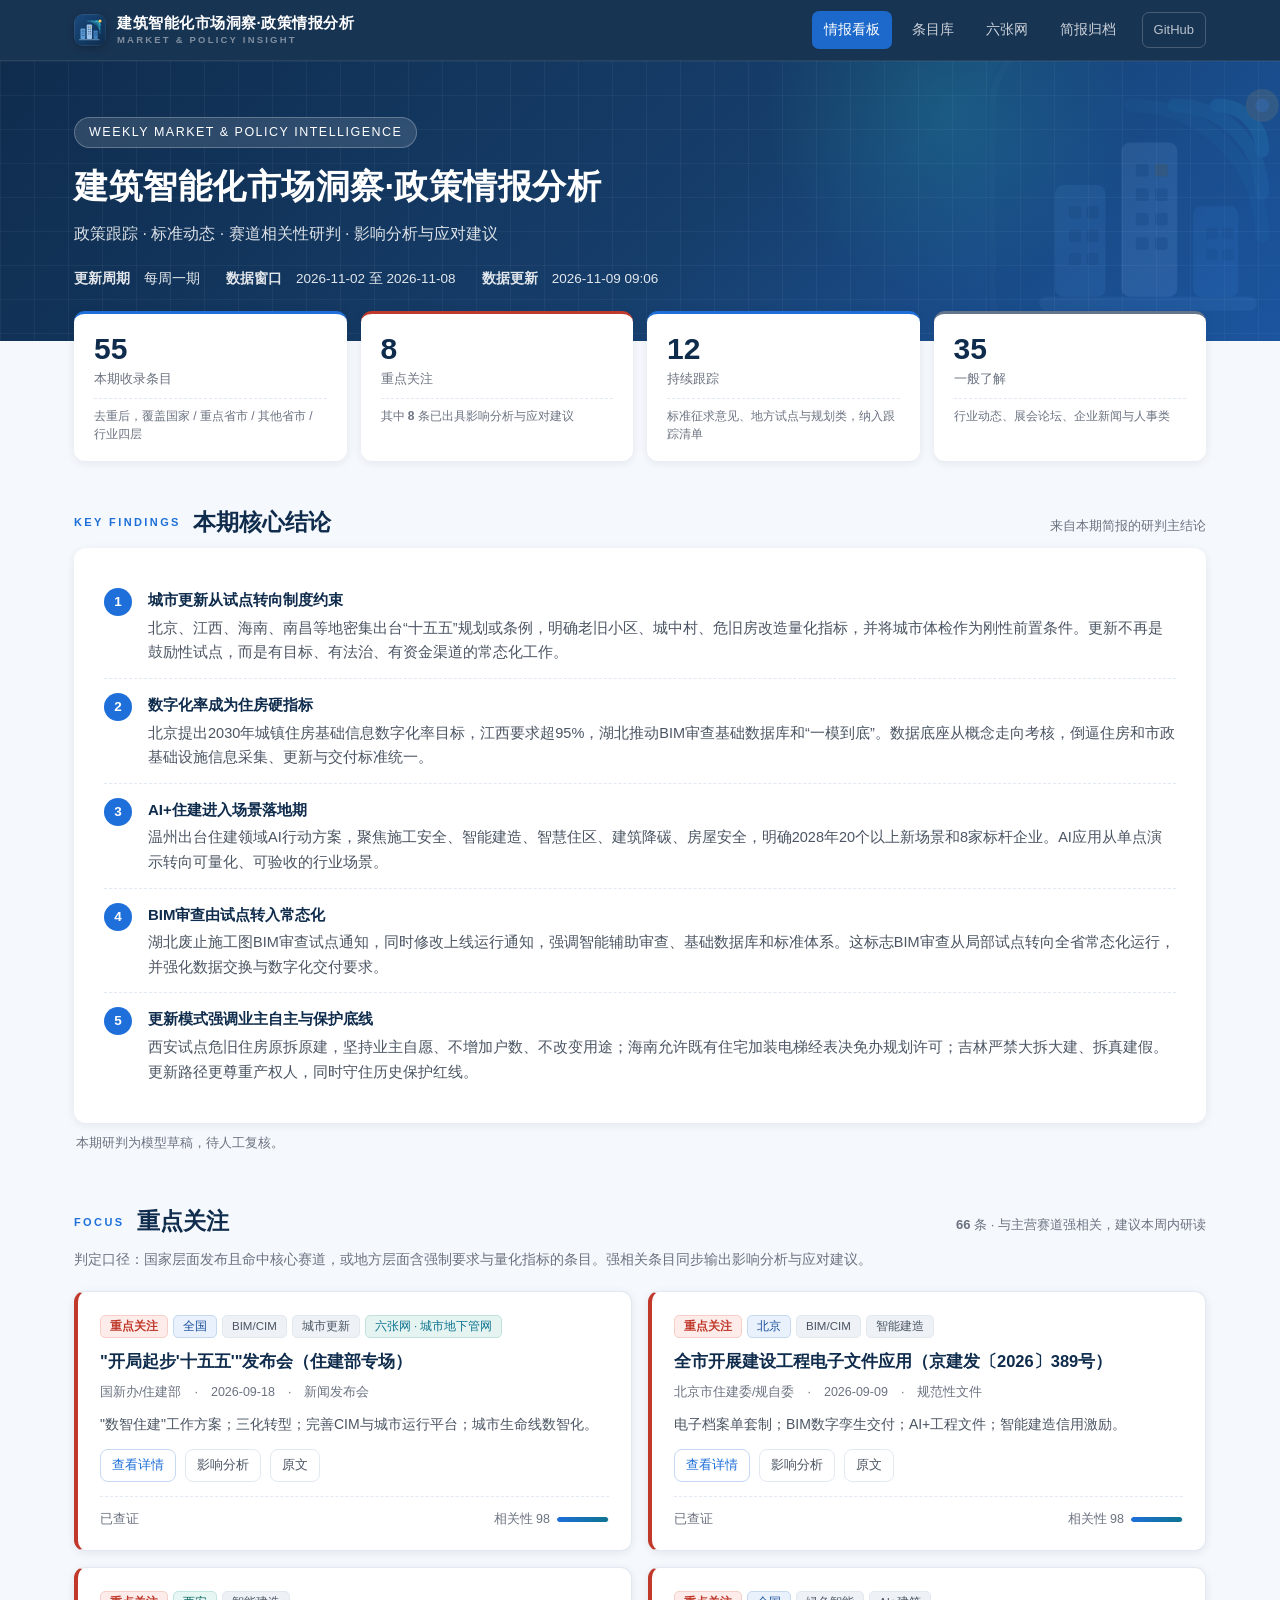
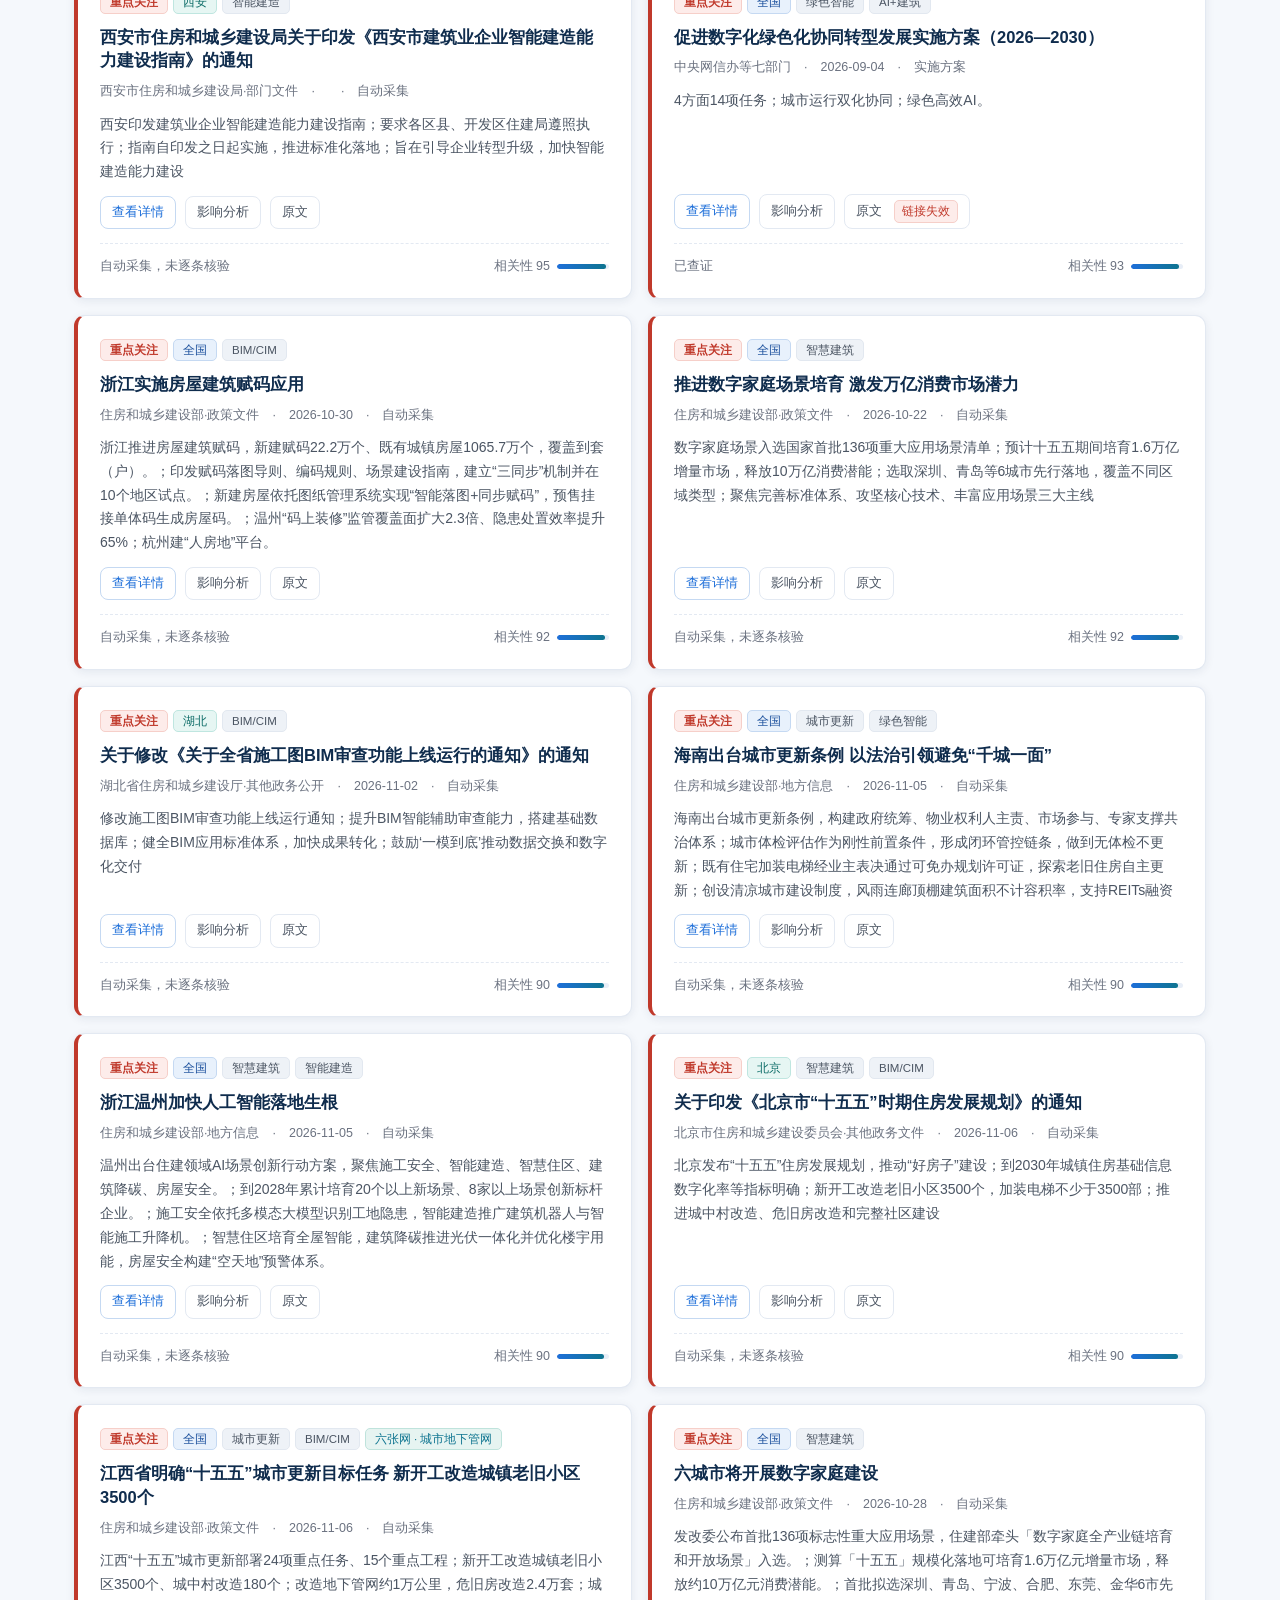
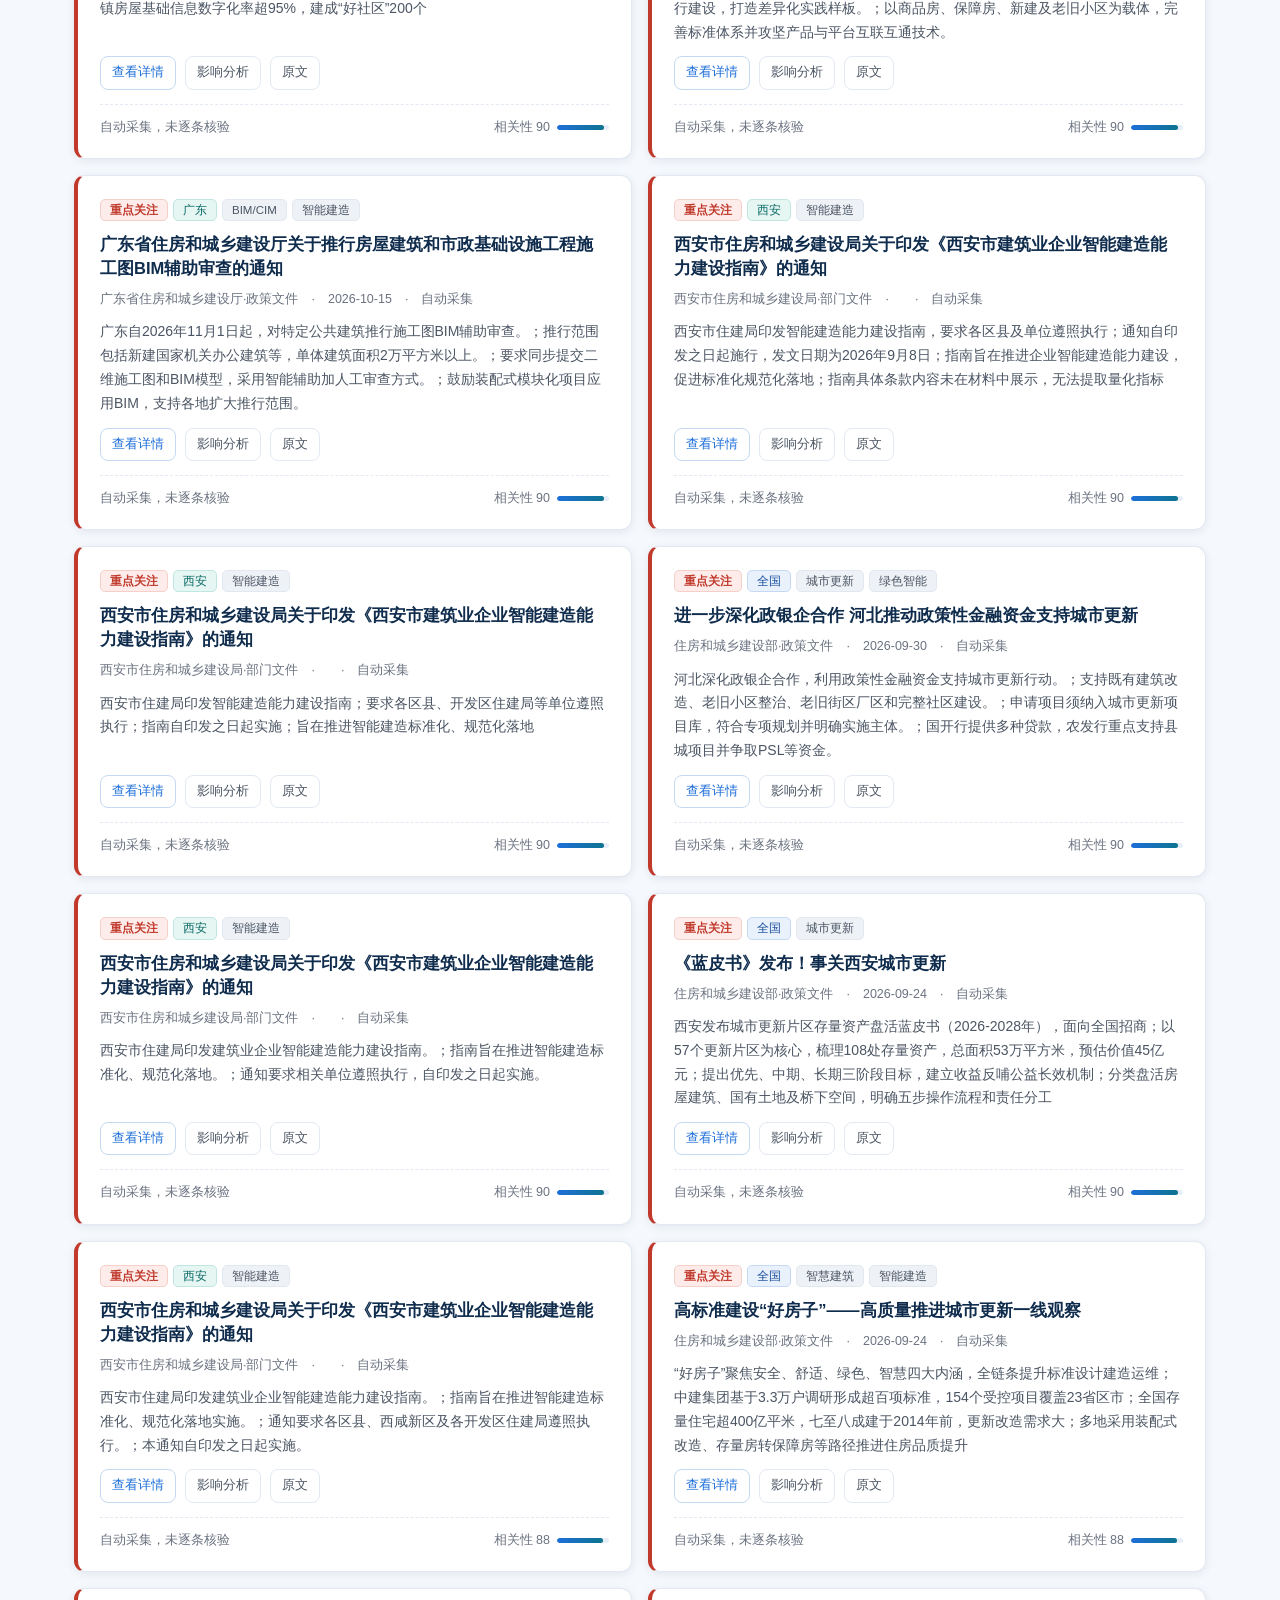
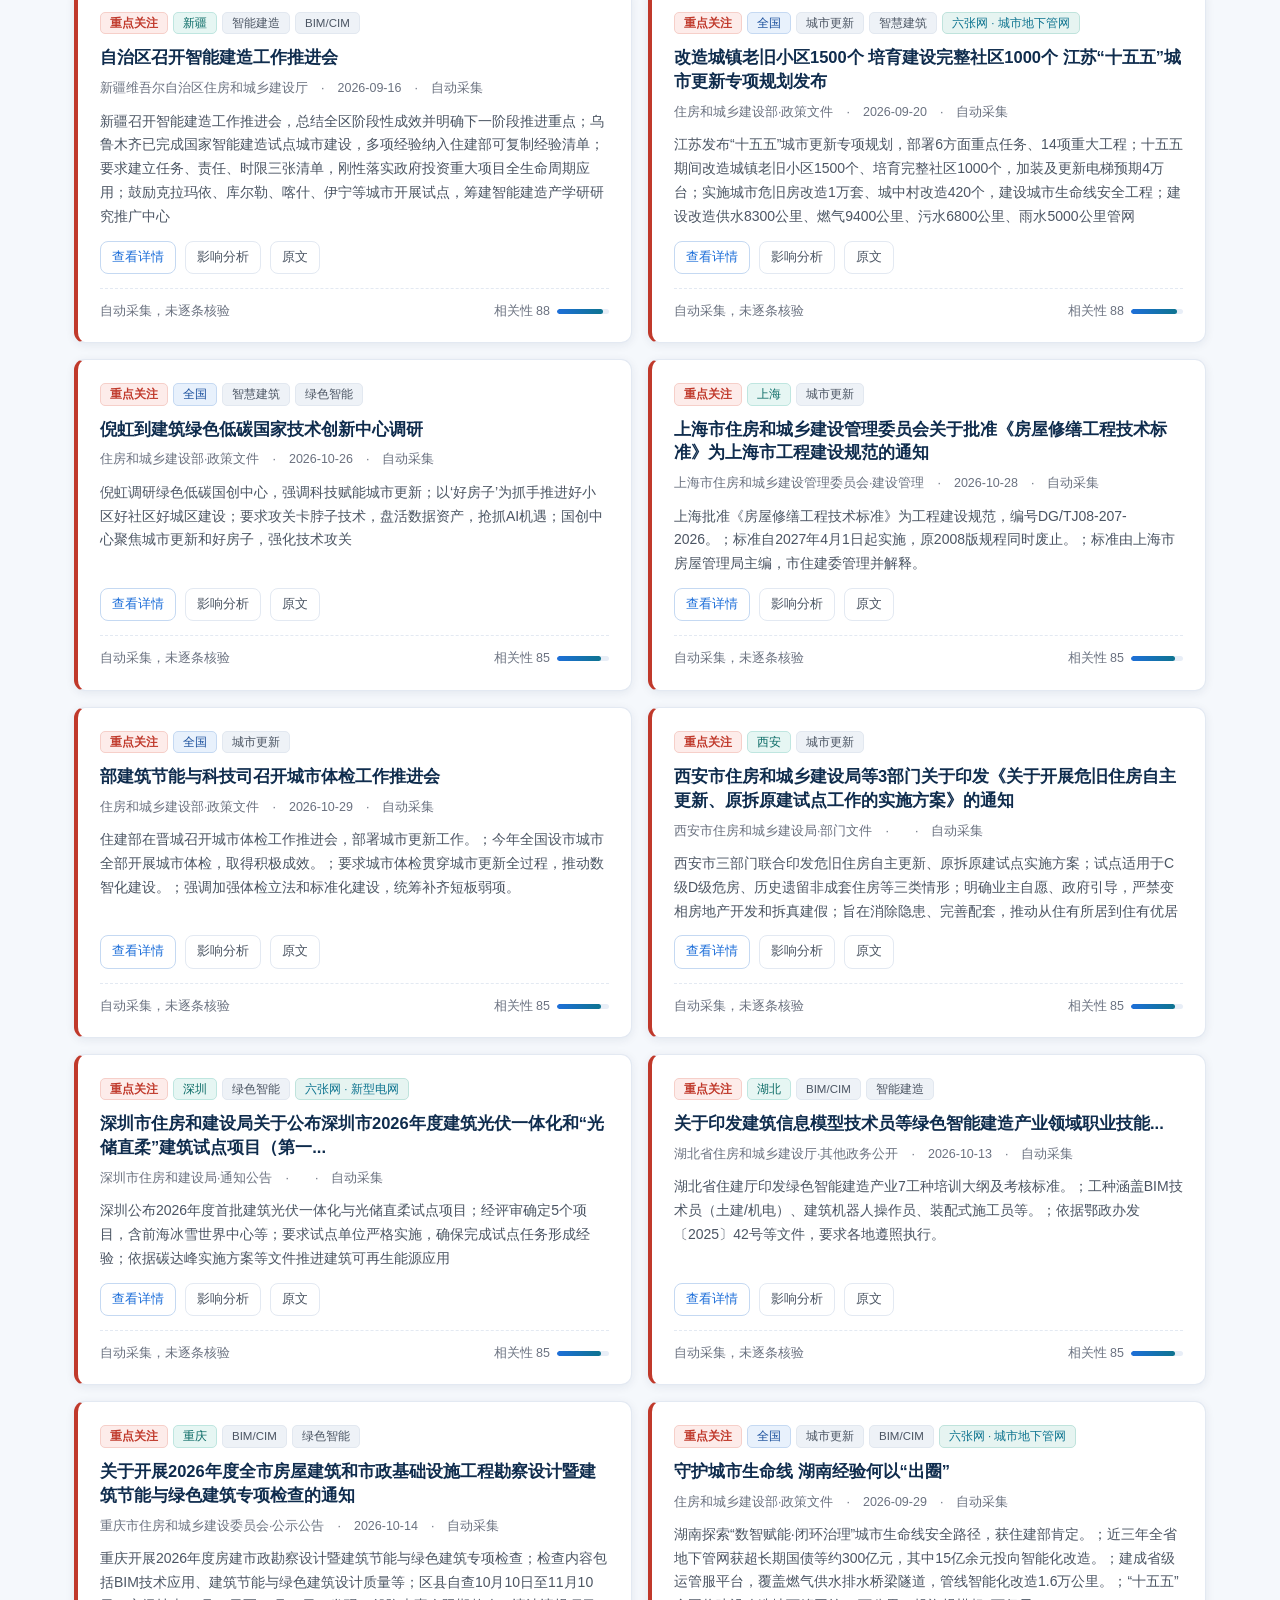
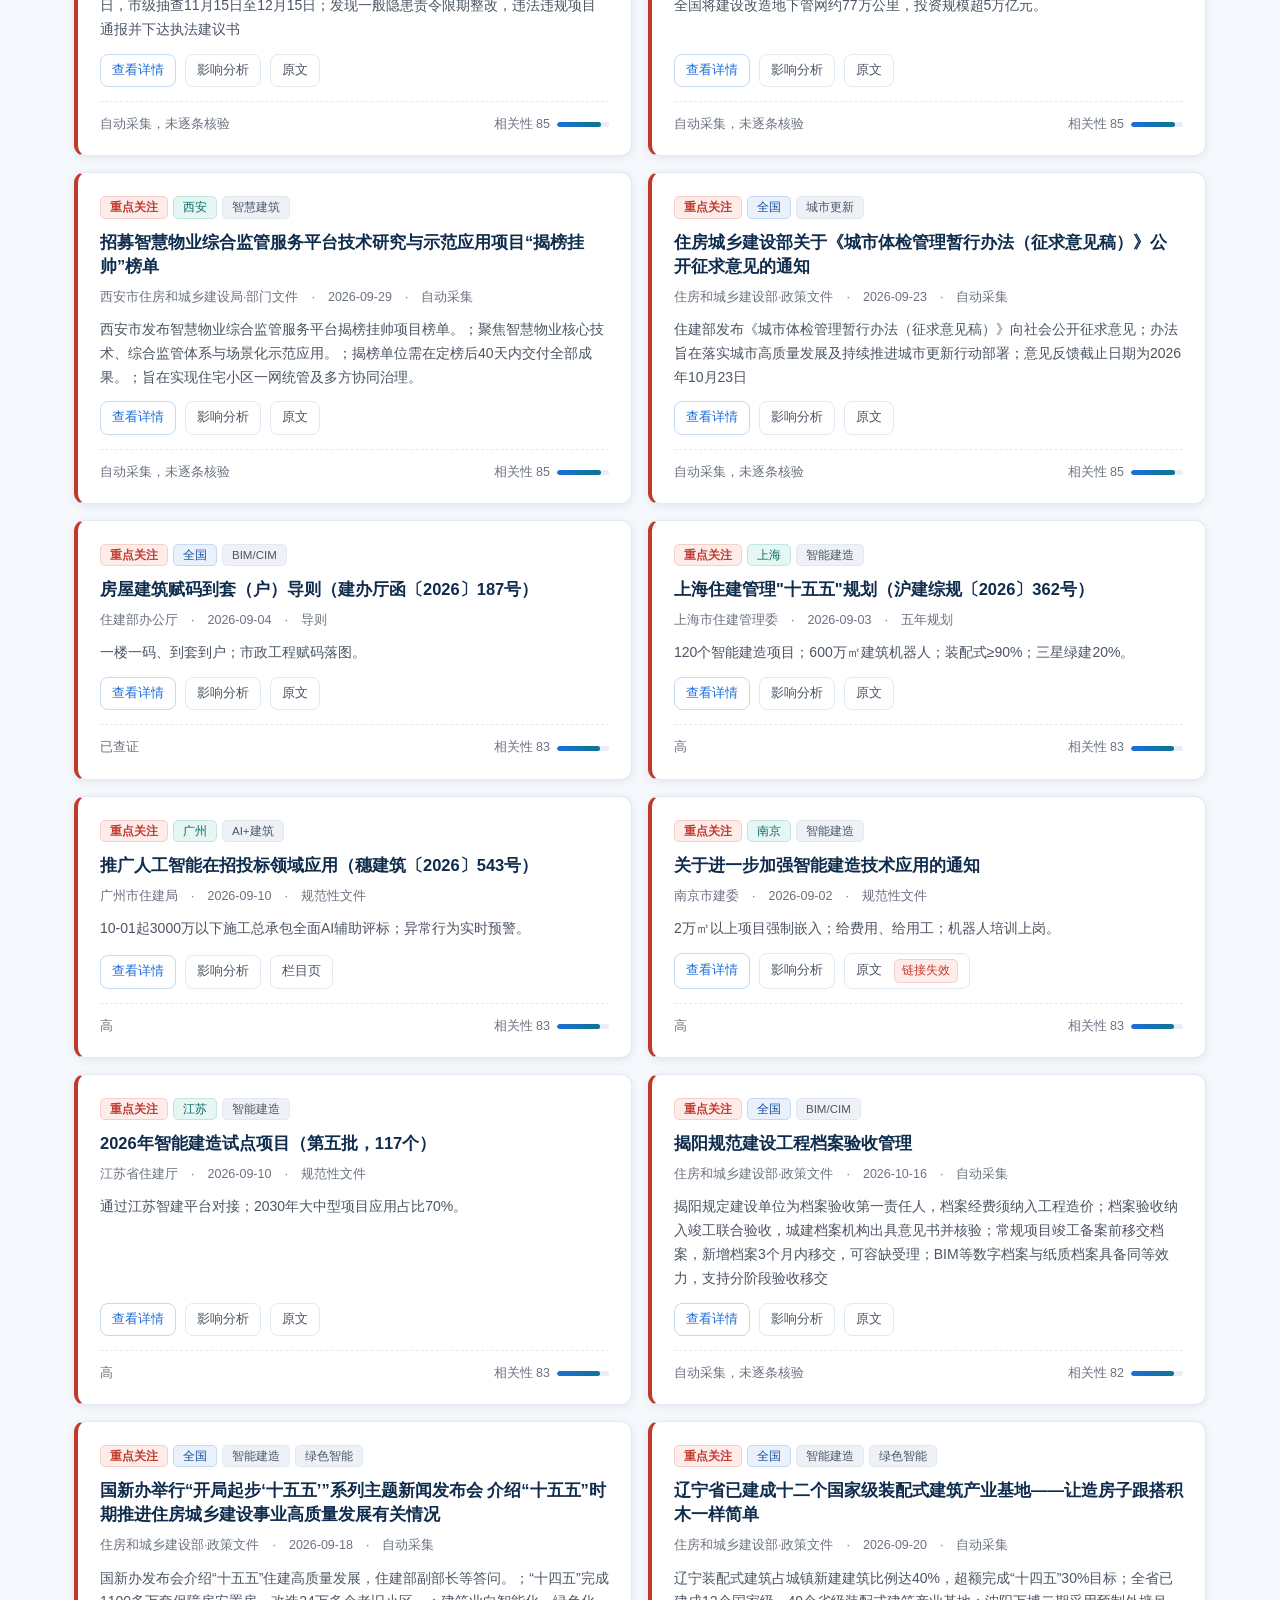
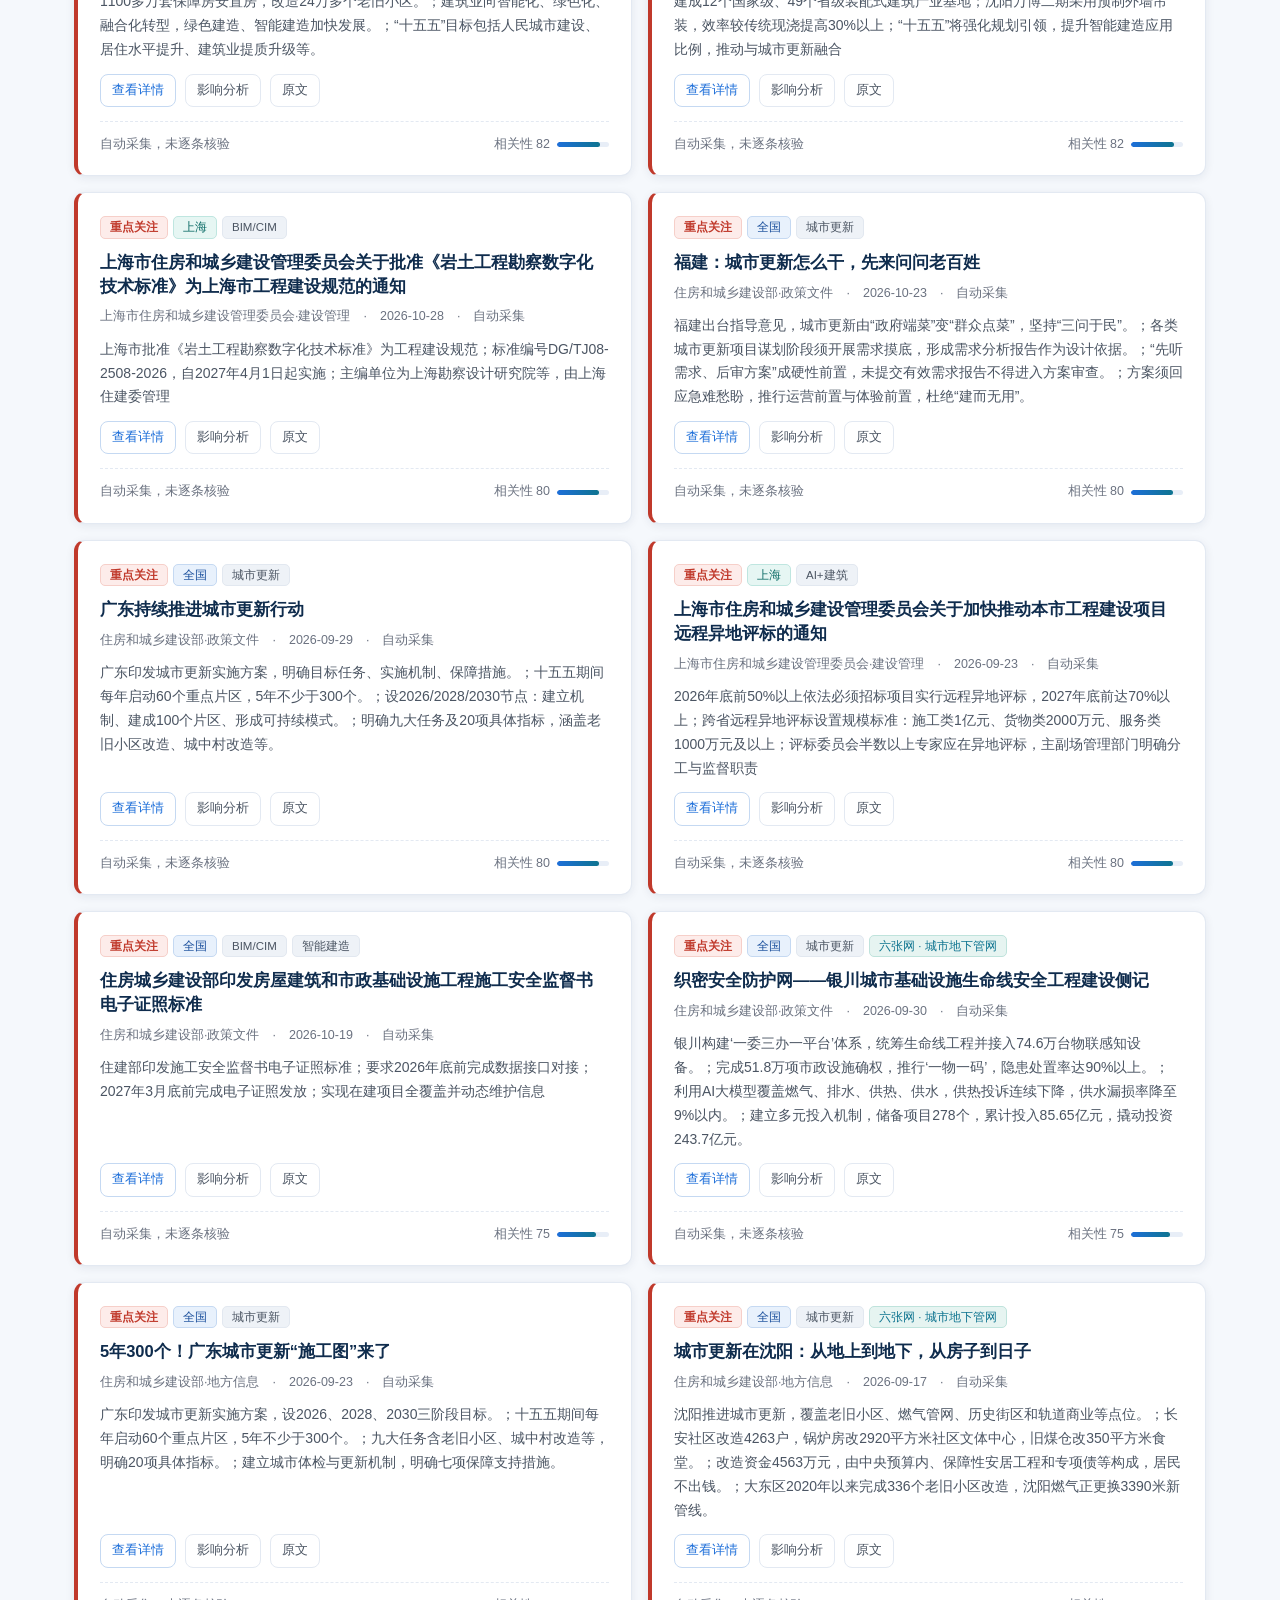
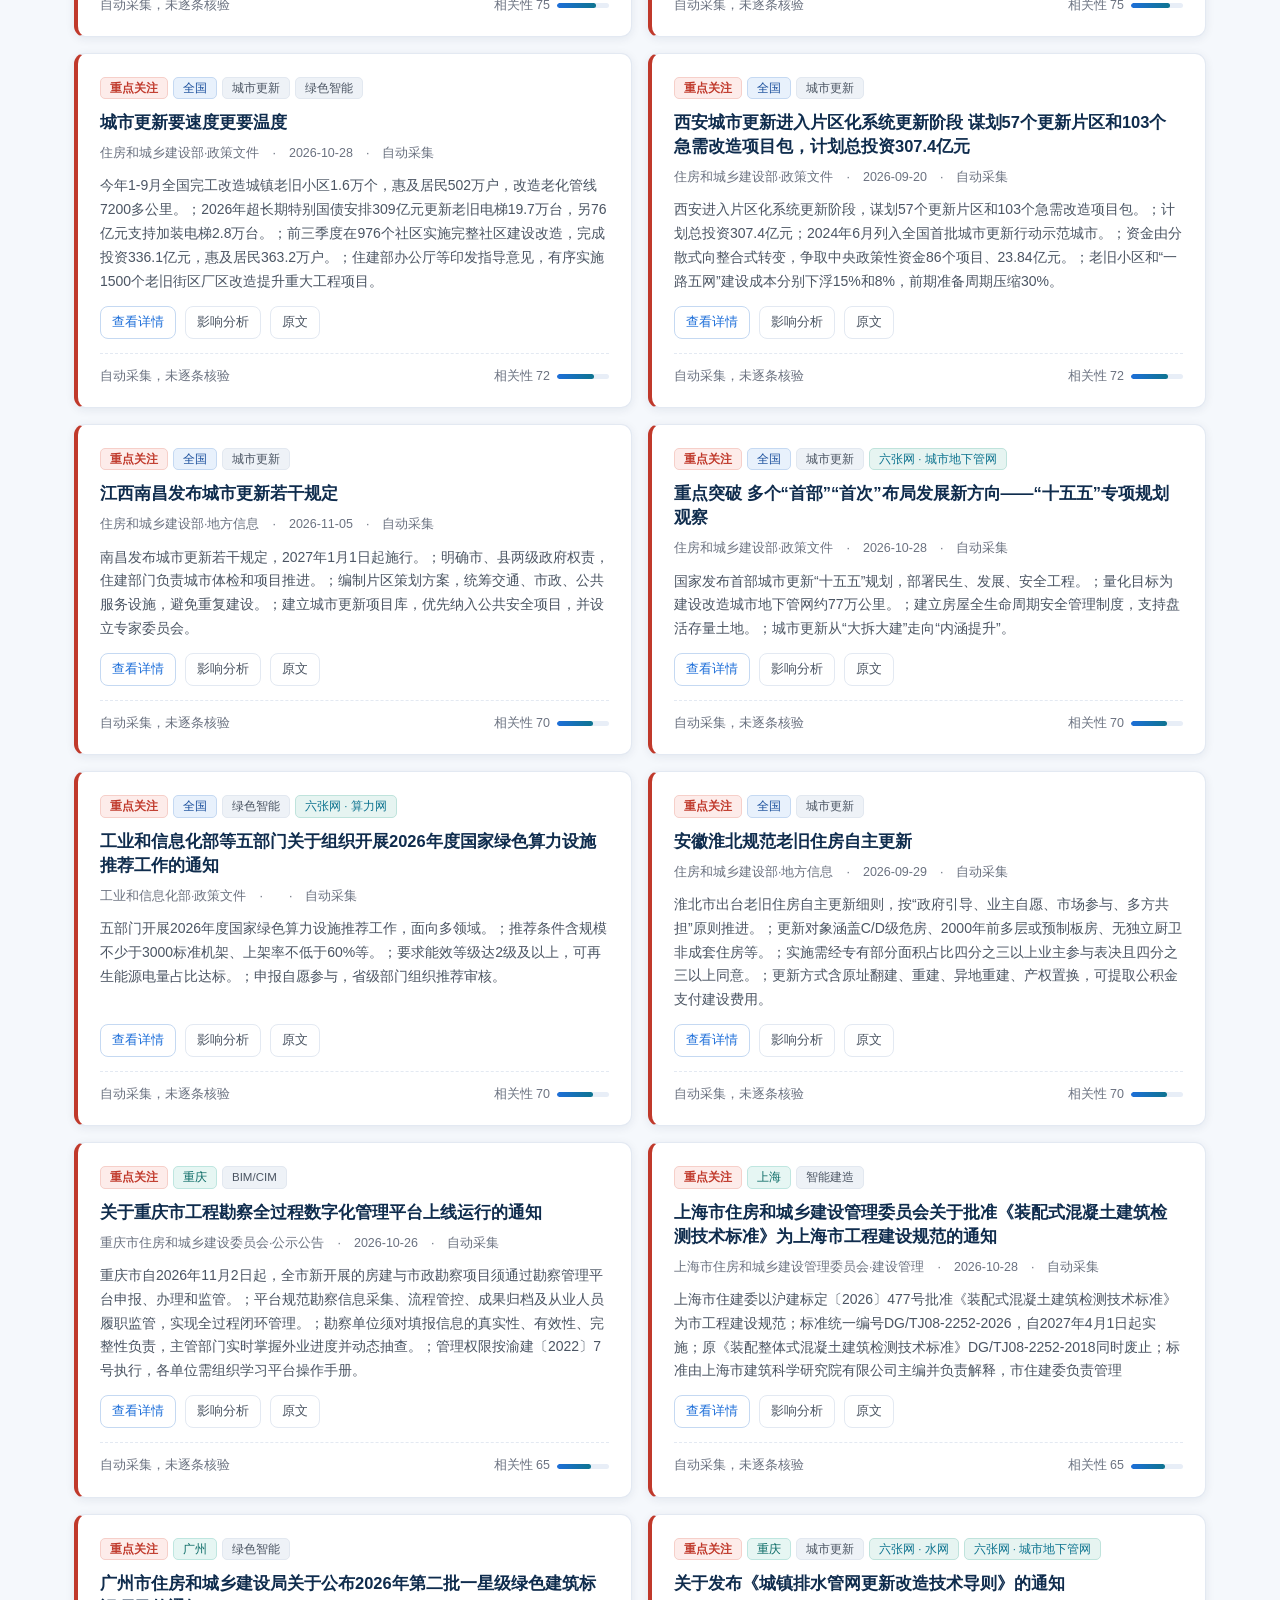
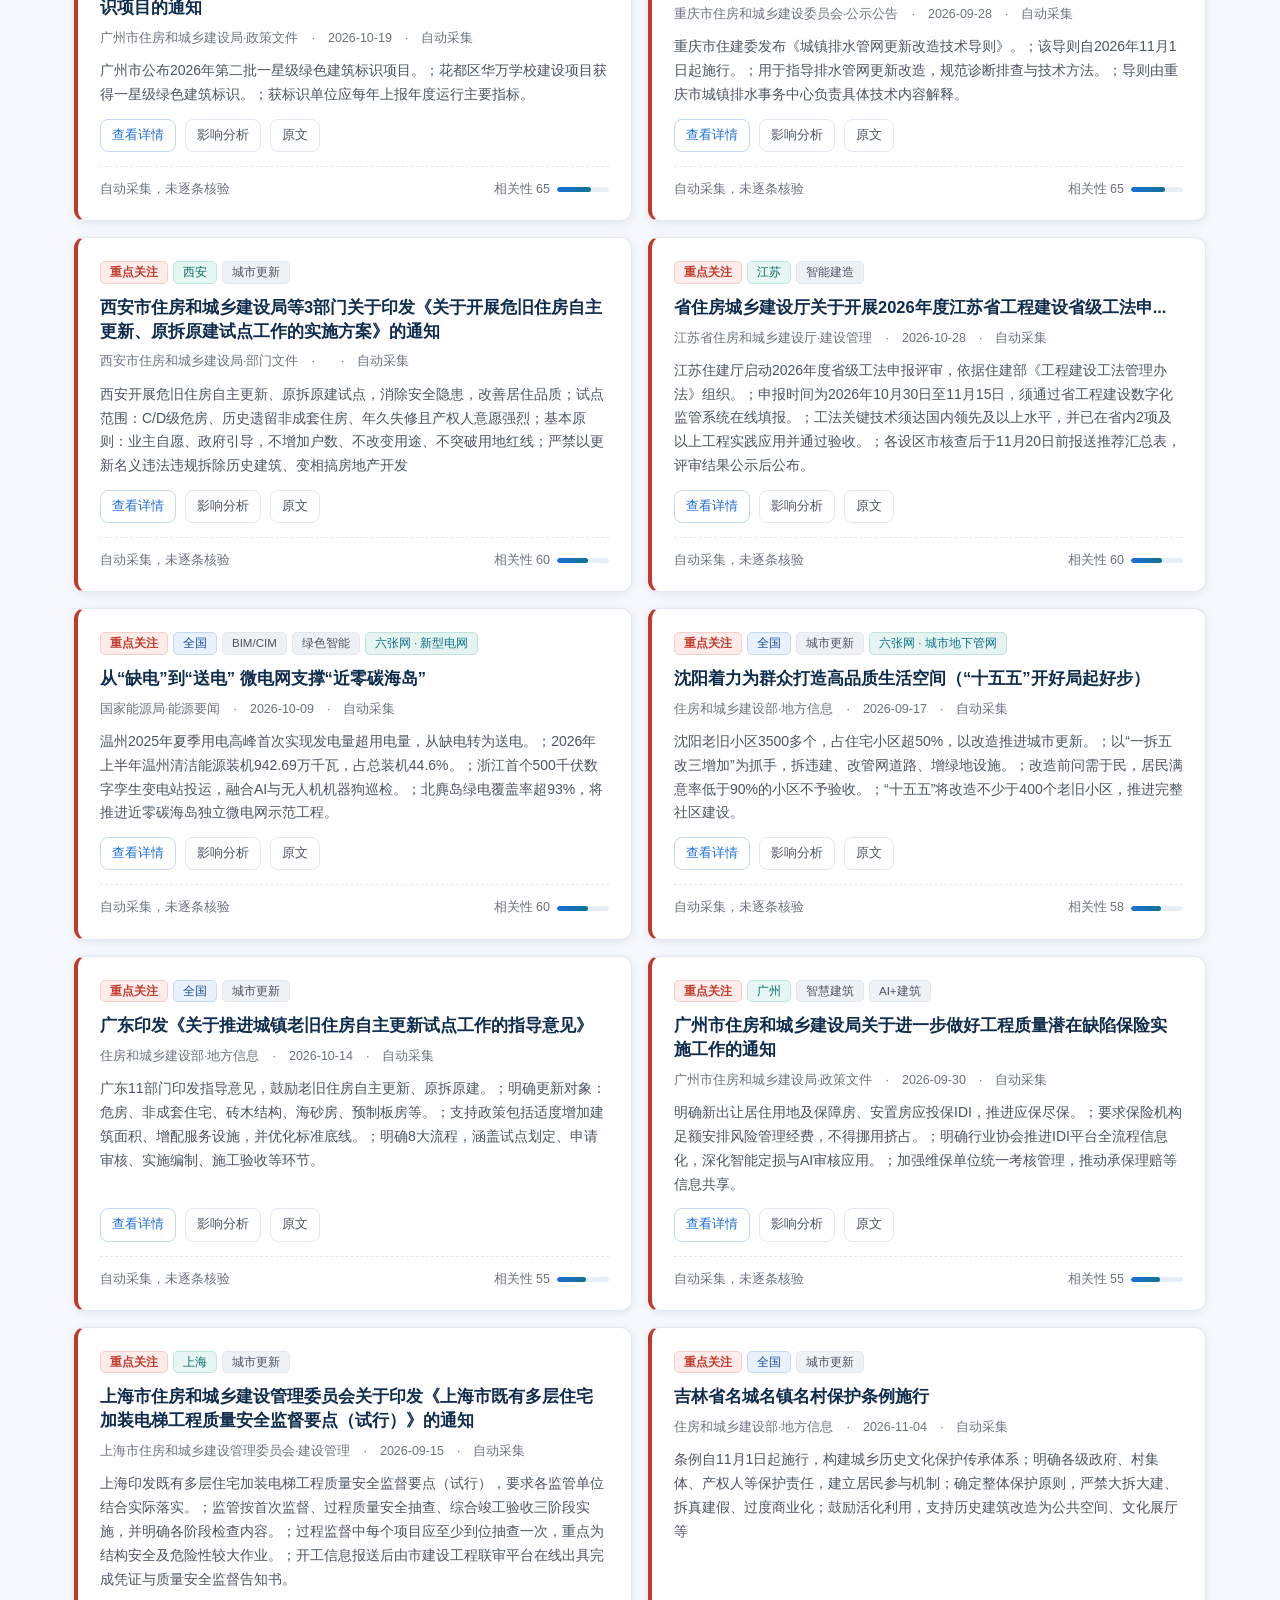
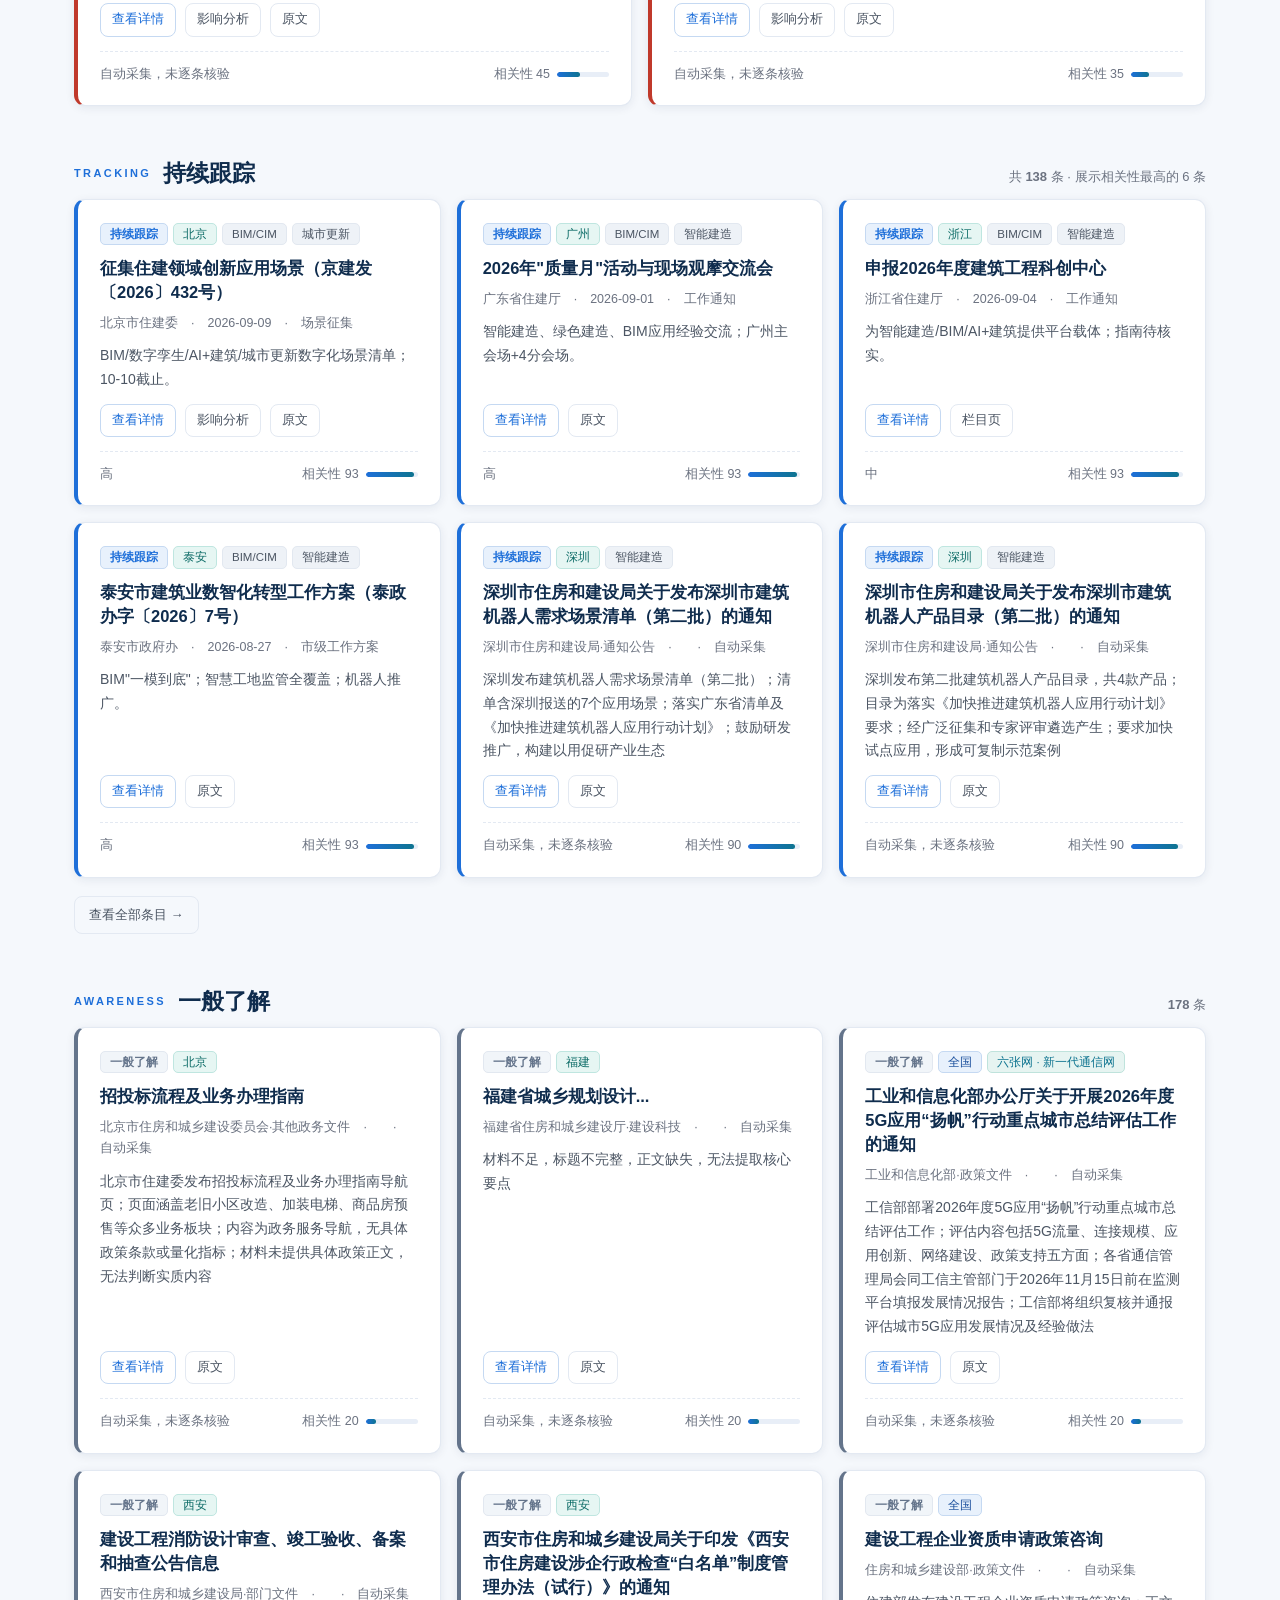
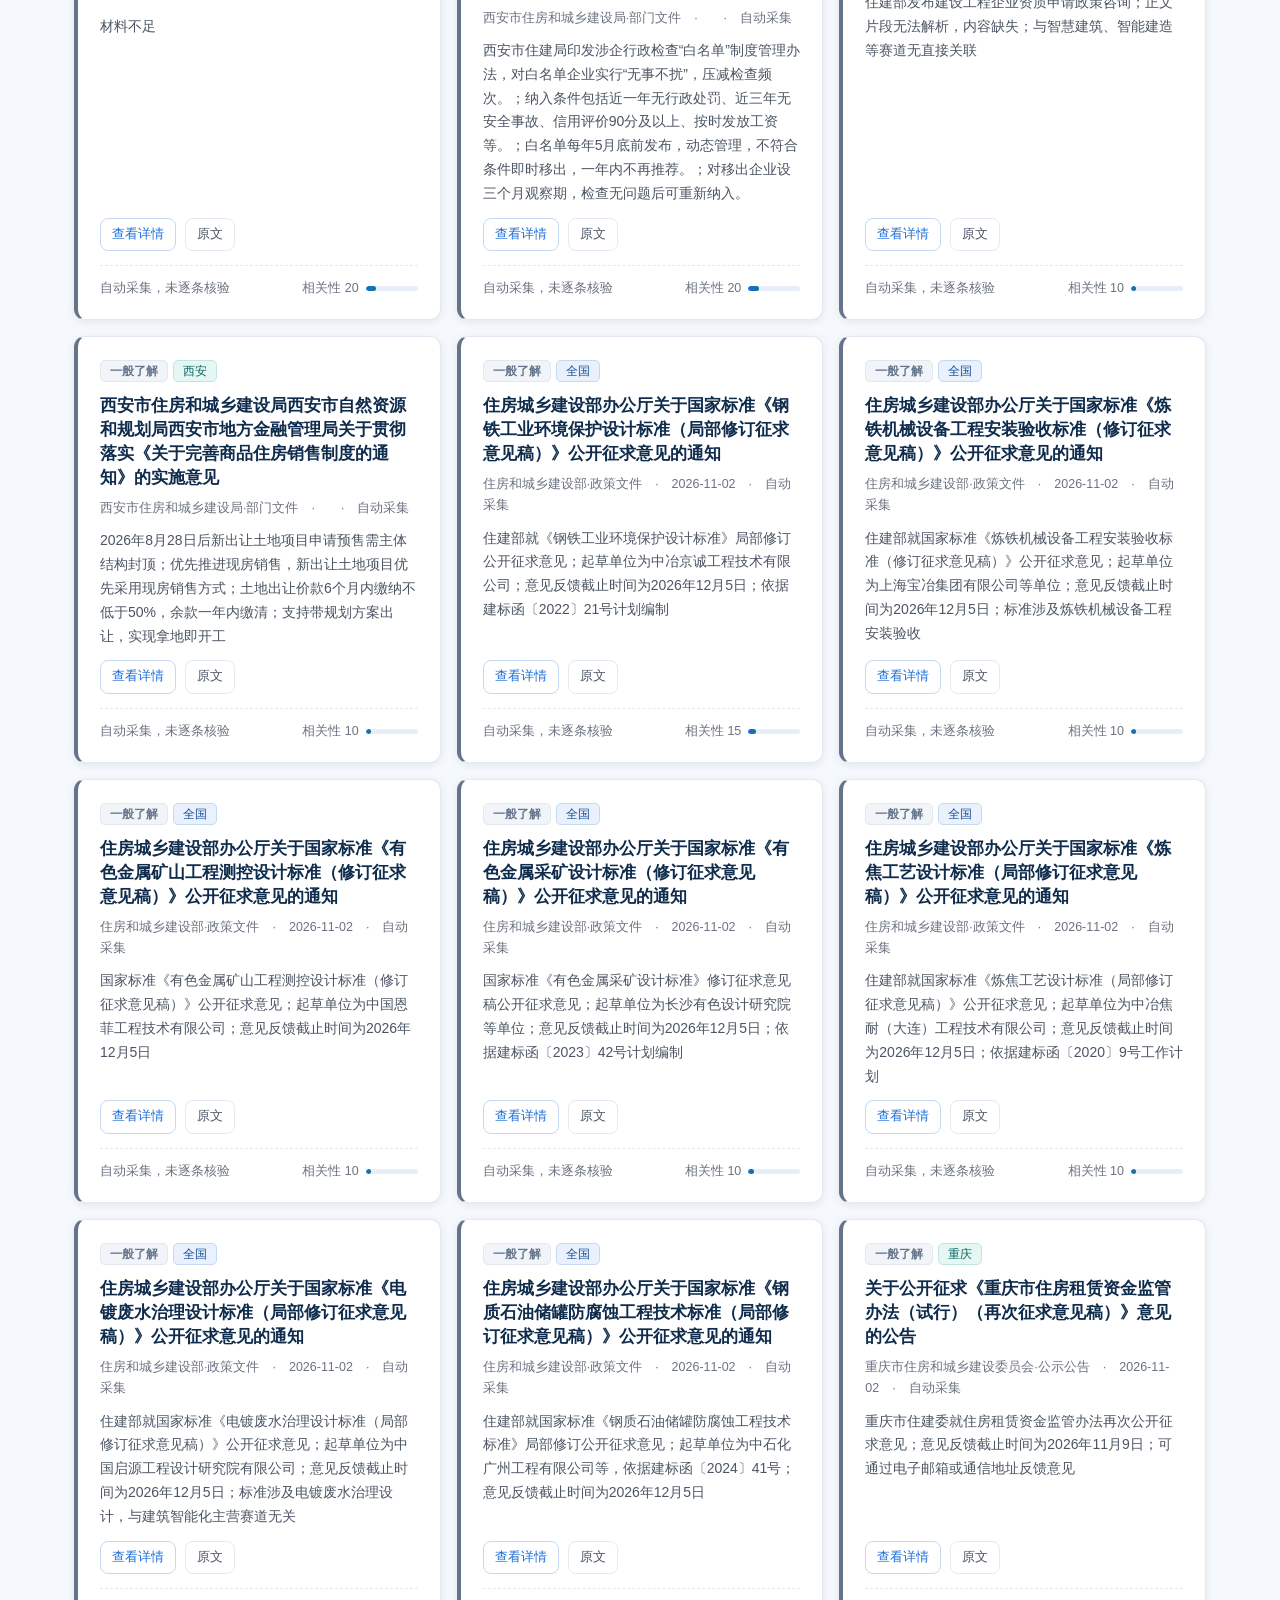
<file: index.html>
<!DOCTYPE html>
<html lang="zh-CN">
<head>
<meta charset="UTF-8">
<meta name="viewport" content="width=device-width, initial-scale=1.0">
<title>建筑智能化市场洞察·政策情报分析</title>
<meta name="description" content="按周跟踪住建领域政策文件、标准发布与技术动态，自动摘要、相关性判定并按三档分类，对强相关条目输出影响分析与应对建议。">
<link rel="icon" type="image/svg+xml" href="assets/img/favicon.svg">
<link rel="stylesheet" href="assets/css/style.css">
</head>
<body data-page="home">

<nav class="nav">
  <div class="wrap">
    <a class="brand" href="index.html"><img class="logo" src="assets/img/logo.svg" alt="政策情报分析徽标"><span class="brand-t">建筑智能化市场洞察·政策情报分析<i>MARKET &amp; POLICY INSIGHT</i></span></a>
    <a class="link on" href="index.html">情报看板</a>
    <a class="link" href="items.html">条目库</a>
    <a class="link" href="six-networks.html">六张网</a>
    <a class="link" href="briefs.html">简报归档</a>
    <a class="gh" href="https://github.com/Bossquare/policy-intel" target="_blank" rel="noopener">GitHub</a>
  </div>
</nav>

<header class="hero">
  <div class="wrap">
    <span class="tag">WEEKLY MARKET &amp; POLICY INTELLIGENCE</span>
    <h1>建筑智能化市场洞察·政策情报分析</h1>
    <p class="sub">政策跟踪 · 标准动态 · 赛道相关性研判 · 影响分析与应对建议</p>
    <div class="meta">
      <span><b>更新周期</b>　每周一期</span>
      <span><b>数据窗口</b>　<span id="period">—</span></span>
      <span><b>数据更新</b>　<span id="updated">—</span></span>
    </div>
  </div>
</header>

<main class="wrap">

  <div class="overview">
    <div class="ov-card">
      <div class="n" id="ov-items">—</div>
      <div class="l">本期收录条目</div>
      <div class="d">去重后，覆盖国家 / 重点省市 / 其他省市 / 行业四层</div>
    </div>
    <div class="ov-card focus">
      <div class="n" id="ov-focus">—</div>
      <div class="l">重点关注</div>
      <div class="d">其中 <b id="ov-extra">—</b> 条已出具影响分析与应对建议</div>
    </div>
    <div class="ov-card track">
      <div class="n" id="ov-track">—</div>
      <div class="l">持续跟踪</div>
      <div class="d">标准征求意见、地方试点与规划类，纳入跟踪清单</div>
    </div>
    <div class="ov-card watch">
      <div class="n" id="ov-watch">—</div>
      <div class="l">一般了解</div>
      <div class="d">行业动态、展会论坛、企业新闻与人事类</div>
    </div>
  </div>

  <section>
    <div class="sec-head"><span class="kicker">Key Findings</span><h2>本期核心结论</h2><span class="hint">来自本期简报的研判主结论</span></div>
    <div id="conclusions"></div>
  </section>

  <section>
    <div class="sec-head">
      <span class="kicker">Focus</span>
      <h2>重点关注</h2>
      <span class="hint"><b id="focus-count">—</b> 条 · 与主营赛道强相关，建议本周内研读</span>
    </div>
    <p class="sec-desc">判定口径：国家层面发布且命中核心赛道，或地方层面含强制要求与量化指标的条目。强相关条目同步输出影响分析与应对建议。</p>
    <div class="intel-grid g2" id="focus-list"></div>
  </section>

  <section>
    <div class="sec-head">
      <span class="kicker">Tracking</span>
      <h2>持续跟踪</h2>
      <span class="hint">共 <b id="track-count">—</b> 条 · 展示相关性最高的 6 条</span>
    </div>
    <div class="intel-grid g3" id="track-list"></div>
    <div style="margin-top:18px"><a class="btn ghost" href="items.html">查看全部条目 →</a></div>
  </section>

  <section>
    <div class="sec-head"><span class="kicker">Awareness</span><h2>一般了解</h2><span class="hint"><b id="watch-count">—</b> 条</span></div>
    <div class="intel-grid g3" id="watch-list"></div>
  </section>

  <div class="divider"></div>

  <section>
    <div class="sec-head"><span class="kicker">Track Heat</span><h2>赛道热度</h2><span class="hint">本期条目在六条主营赛道上的分布</span></div>
    <div id="track-heat"></div>
  </section>

  <section>
    <div class="sec-head"><span class="kicker">Impact</span><h2>市场影响分析</h2><span class="hint">沿六条赛道研判政策传导路径</span></div>
    <div class="matrix" id="matrix"></div>
  </section>

  <section>
    <div class="sec-head"><span class="kicker">Outlook</span><h2>趋势展望</h2><span class="hint">基于本期信号的前瞻判断</span></div>
    <div class="future" id="outlook"></div>
  </section>

  <section>
    <div class="notice">
      <div>
        <b>关于数据来源与可信度</b><br>
        所有条目均取自公开渠道（政府官网、协会官网、权威媒体），并在条目详情中保留原始来源链接与检索状态。
        标注「待核实 / 附件待核」的条目表示正文或附件尚未逐条核验，未做推测性补充。情报内容仅供参考，正式决策请以官方原文为准。
      </div>
    </div>
  </section>

</main>

<footer class="foot">
  <div class="wrap">
    <div class="foot-brand"><img src="assets/img/logo.svg" alt="" class="foot-logo"><b>建筑智能化市场洞察·政策情报分析</b>　·　数据每周自动更新</div>
    <div>构建于 GitHub Pages　|　<span id="foot-updated">—</span></div>
    <div class="foot-links">
      <span class="fl-label">友情链接</span>
      <a href="https://www.mohurd.gov.cn/" target="_blank" rel="noopener">住房和城乡建设部</a>
      <a href="https://thejourneyoflaw.github.io/daily-english/" target="_blank" rel="noopener">法途前行 · 英语日报</a>
    </div>
  </div>
</footer>

<script src="assets/data/site-data.js"></script>
<script src="assets/js/app.js"></script>
<script>
(function(){
  var idx = (window.INTEL_SITE || {}).index;
  if(!idx) return;
  var b = idx.briefs[0];
  var set = function(id, v){ var e = document.getElementById(id); if(e) e.textContent = v; };
  set("period", b.period);
  set("updated", idx.updated_at);
  set("foot-updated", "最近构建 " + idx.updated_at);
})();
</script>
</body>
</html>
</file>
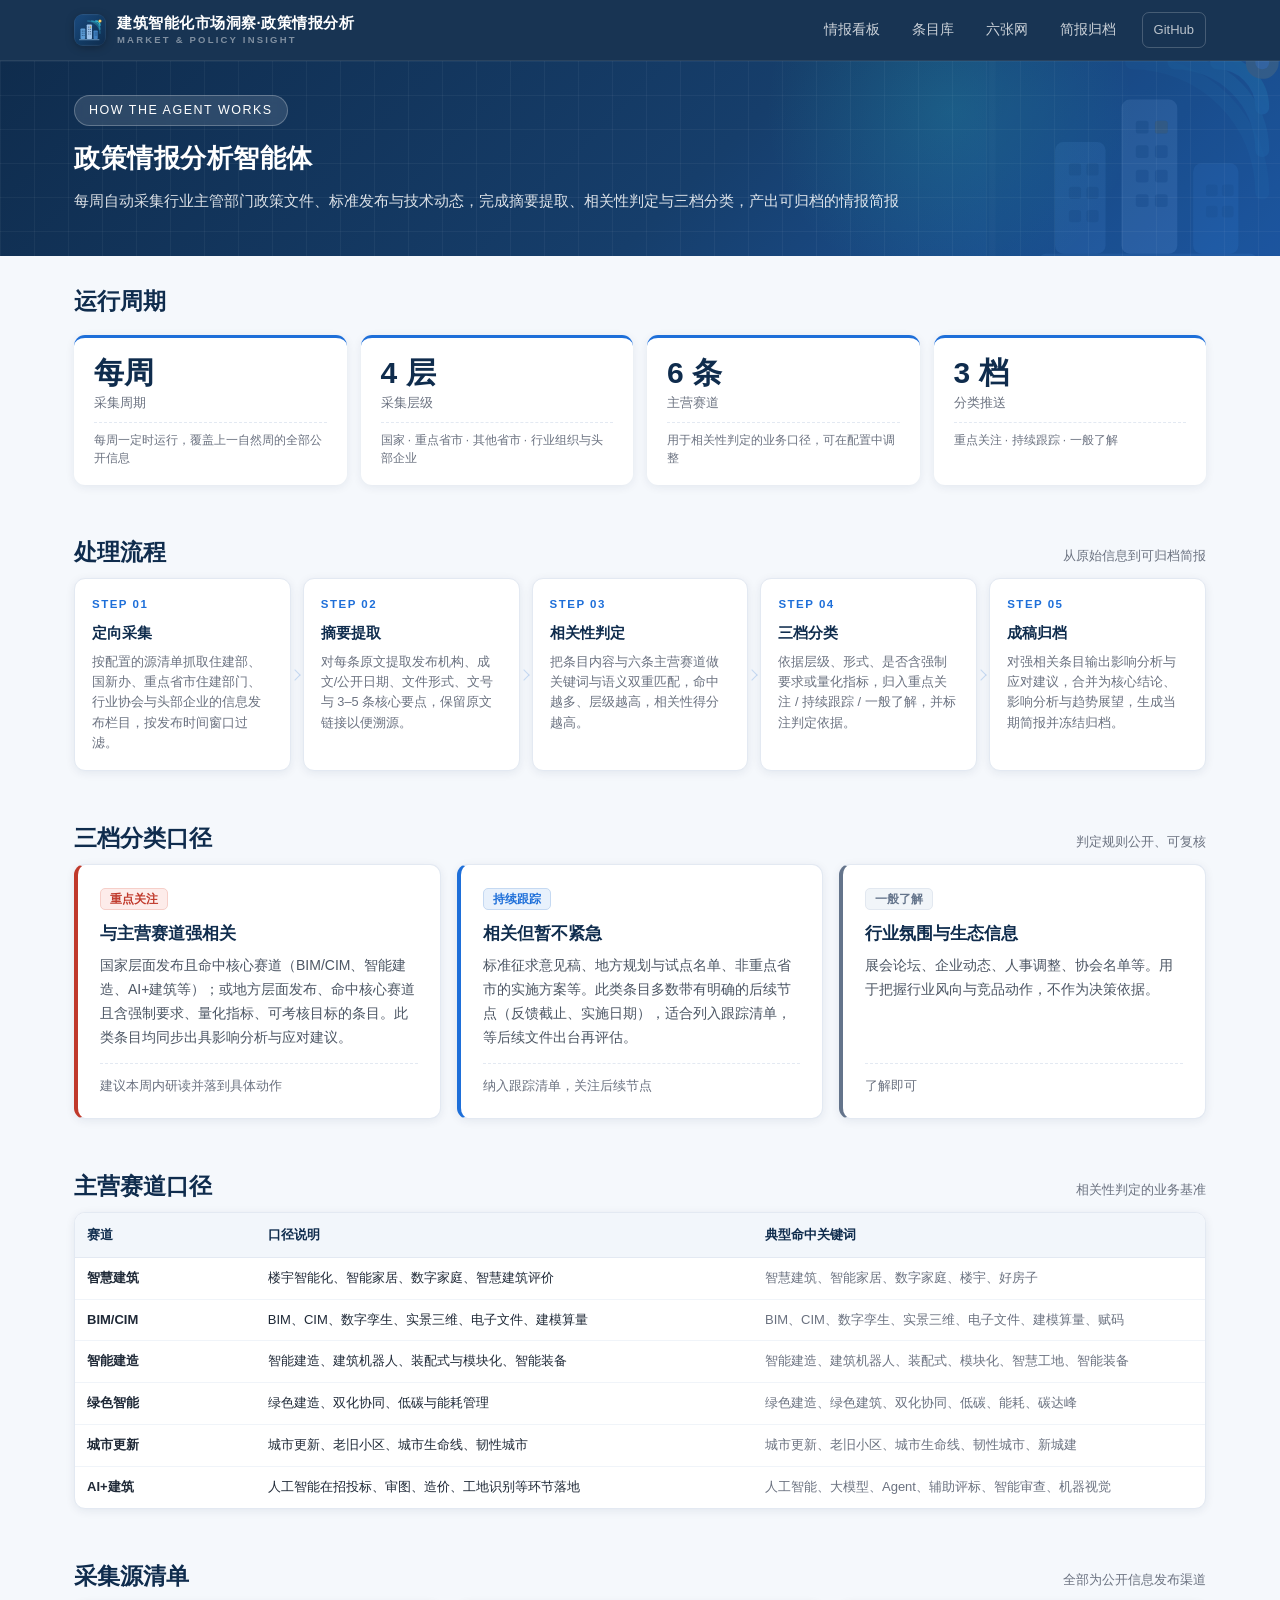
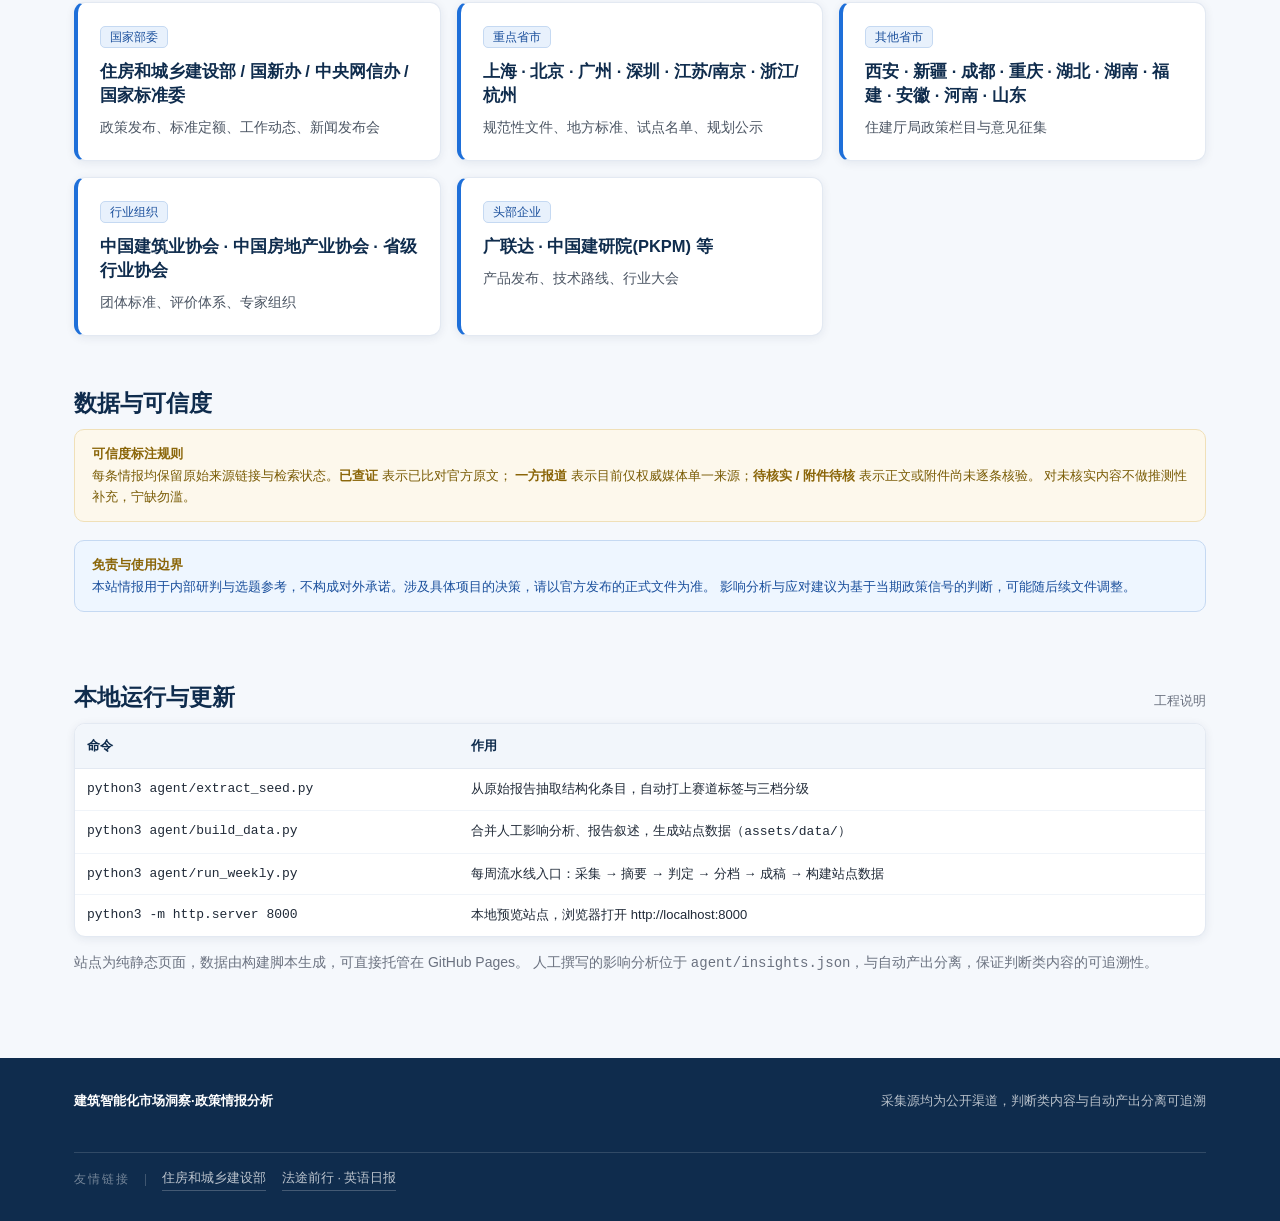
<file: agent.html>
<!DOCTYPE html>
<html lang="zh-CN">
<head>
<meta charset="UTF-8">
<meta name="viewport" content="width=device-width, initial-scale=1.0">
<title>情报智能体 · 建筑智能化市场洞察·政策情报分析</title>
<link rel="icon" type="image/svg+xml" href="assets/img/favicon.svg">
<link rel="stylesheet" href="assets/css/style.css">
</head>
<body data-page="agent">

<nav class="nav">
  <div class="wrap">
    <a class="brand" href="index.html"><img class="logo" src="assets/img/logo.svg" alt="政策情报分析徽标"><span class="brand-t">建筑智能化市场洞察·政策情报分析<i>MARKET &amp; POLICY INSIGHT</i></span></a>
    <a class="link" href="index.html">情报看板</a>
    <a class="link" href="items.html">条目库</a>
    <a class="link" href="six-networks.html">六张网</a>
    <a class="link" href="briefs.html">简报归档</a>
    <a class="gh" href="https://github.com/Bossquare/policy-intel" target="_blank" rel="noopener">GitHub</a>
  </div>
</nav>

<header class="hero" style="padding:34px 0 42px">
  <div class="wrap">
    <span class="tag">HOW THE AGENT WORKS</span>
    <h1 style="font-size:26px">政策情报分析智能体</h1>
    <p class="sub" style="font-size:15px">每周自动采集行业主管部门政策文件、标准发布与技术动态，完成摘要提取、相关性判定与三档分类，产出可归档的情报简报</p>
  </div>
</header>

<main class="wrap" style="margin-top:26px">

  <section style="padding-top:0">
    <div class="sec-head"><h2>运行周期</h2></div>
    <div class="overview" style="margin:14px 0 0">
      <div class="ov-card">
        <div class="n">每周</div><div class="l">采集周期</div>
        <div class="d">每周一定时运行，覆盖上一自然周的全部公开信息</div>
      </div>
      <div class="ov-card">
        <div class="n">4 层</div><div class="l">采集层级</div>
        <div class="d">国家 · 重点省市 · 其他省市 · 行业组织与头部企业</div>
      </div>
      <div class="ov-card">
        <div class="n">6 条</div><div class="l">主营赛道</div>
        <div class="d">用于相关性判定的业务口径，可在配置中调整</div>
      </div>
      <div class="ov-card">
        <div class="n">3 档</div><div class="l">分类推送</div>
        <div class="d">重点关注 · 持续跟踪 · 一般了解</div>
      </div>
    </div>
  </section>

  <section>
    <div class="sec-head"><h2>处理流程</h2><span class="hint">从原始信息到可归档简报</span></div>
    <div class="flow">
      <div class="step">
        <div class="sn">STEP 01</div>
        <h4>定向采集</h4>
        <p>按配置的源清单抓取住建部、国新办、重点省市住建部门、行业协会与头部企业的信息发布栏目，按发布时间窗口过滤。</p>
      </div>
      <div class="step">
        <div class="sn">STEP 02</div>
        <h4>摘要提取</h4>
        <p>对每条原文提取发布机构、成文/公开日期、文件形式、文号与 3–5 条核心要点，保留原文链接以便溯源。</p>
      </div>
      <div class="step">
        <div class="sn">STEP 03</div>
        <h4>相关性判定</h4>
        <p>把条目内容与六条主营赛道做关键词与语义双重匹配，命中越多、层级越高，相关性得分越高。</p>
      </div>
      <div class="step">
        <div class="sn">STEP 04</div>
        <h4>三档分类</h4>
        <p>依据层级、形式、是否含强制要求或量化指标，归入重点关注 / 持续跟踪 / 一般了解，并标注判定依据。</p>
      </div>
      <div class="step">
        <div class="sn">STEP 05</div>
        <h4>成稿归档</h4>
        <p>对强相关条目输出影响分析与应对建议，合并为核心结论、影响分析与趋势展望，生成当期简报并冻结归档。</p>
      </div>
    </div>
  </section>

  <section>
    <div class="sec-head"><h2>三档分类口径</h2><span class="hint">判定规则公开、可复核</span></div>
    <div class="intel-grid g3">
      <div class="intel tier-focus">
        <div><span class="badge tier-focus">重点关注</span></div>
        <h3>与主营赛道强相关</h3>
        <p class="sum">国家层面发布且命中核心赛道（BIM/CIM、智能建造、AI+建筑等）；或地方层面发布、命中核心赛道且含强制要求、量化指标、可考核目标的条目。此类条目均同步出具影响分析与应对建议。</p>
        <div class="intel-foot"><span>建议本周内研读并落到具体动作</span></div>
      </div>
      <div class="intel tier-track">
        <div><span class="badge tier-track">持续跟踪</span></div>
        <h3>相关但暂不紧急</h3>
        <p class="sum">标准征求意见稿、地方规划与试点名单、非重点省市的实施方案等。此类条目多数带有明确的后续节点（反馈截止、实施日期），适合列入跟踪清单，等后续文件出台再评估。</p>
        <div class="intel-foot"><span>纳入跟踪清单，关注后续节点</span></div>
      </div>
      <div class="intel tier-watch">
        <div><span class="badge tier-watch">一般了解</span></div>
        <h3>行业氛围与生态信息</h3>
        <p class="sum">展会论坛、企业动态、人事调整、协会名单等。用于把握行业风向与竞品动作，不作为决策依据。</p>
        <div class="intel-foot"><span>了解即可</span></div>
      </div>
    </div>
  </section>

  <section>
    <div class="sec-head"><h2>主营赛道口径</h2><span class="hint">相关性判定的业务基准</span></div>
    <div class="tbl-wrap">
      <table>
        <thead><tr><th style="width:16%">赛道</th><th style="width:44%">口径说明</th><th style="width:40%">典型命中关键词</th></tr></thead>
        <tbody id="track-table"></tbody>
      </table>
    </div>
  </section>

  <section>
    <div class="sec-head"><h2>采集源清单</h2><span class="hint">全部为公开信息发布渠道</span></div>
    <div class="intel-grid g3" id="sources"></div>
  </section>

  <section>
    <div class="sec-head"><h2>数据与可信度</h2></div>
    <div class="notice">
      <div>
        <b>可信度标注规则</b><br>
        每条情报均保留原始来源链接与检索状态。<b>已查证</b> 表示已比对官方原文；
        <b>一方报道</b> 表示目前仅权威媒体单一来源；<b>待核实 / 附件待核</b> 表示正文或附件尚未逐条核验。
        对未核实内容不做推测性补充，宁缺勿滥。
      </div>
    </div>
    <div class="notice" style="background:#eef6ff;border-color:#c5d9f2;color:#1a4f9c">
      <div>
        <b>免责与使用边界</b><br>
        本站情报用于内部研判与选题参考，不构成对外承诺。涉及具体项目的决策，请以官方发布的正式文件为准。
        影响分析与应对建议为基于当期政策信号的判断，可能随后续文件调整。
      </div>
    </div>
  </section>

  <section>
    <div class="sec-head"><h2>本地运行与更新</h2><span class="hint">工程说明</span></div>
    <div class="tbl-wrap">
      <table>
        <thead><tr><th style="width:34%">命令</th><th>作用</th></tr></thead>
        <tbody>
          <tr><td class="mono">python3 agent/extract_seed.py</td><td>从原始报告抽取结构化条目，自动打上赛道标签与三档分级</td></tr>
          <tr><td class="mono">python3 agent/build_data.py</td><td>合并人工影响分析、报告叙述，生成站点数据（<span class="mono">assets/data/</span>）</td></tr>
          <tr><td class="mono">python3 agent/run_weekly.py</td><td>每周流水线入口：采集 → 摘要 → 判定 → 分档 → 成稿 → 构建站点数据</td></tr>
          <tr><td class="mono">python3 -m http.server 8000</td><td>本地预览站点，浏览器打开 http://localhost:8000</td></tr>
        </tbody>
      </table>
    </div>
    <p class="sec-desc" style="margin-top:14px">
      站点为纯静态页面，数据由构建脚本生成，可直接托管在 GitHub Pages。
      人工撰写的影响分析位于 <span class="mono">agent/insights.json</span>，与自动产出分离，保证判断类内容的可追溯性。
    </p>
  </section>

</main>

<footer class="foot">
  <div class="wrap">
    <div><b>建筑智能化市场洞察·政策情报分析</b></div>
    <div>采集源均为公开渠道，判断类内容与自动产出分离可追溯</div>
    <div class="foot-links">
      <span class="fl-label">友情链接</span>
      <a href="https://www.mohurd.gov.cn/" target="_blank" rel="noopener">住房和城乡建设部</a>
      <a href="https://thejourneyoflaw.github.io/daily-english/" target="_blank" rel="noopener">法途前行 · 英语日报</a>
    </div>
  </div>
</footer>

<script src="assets/data/site-data.js"></script>
<script src="assets/js/app.js"></script>
<script>
(function(){
  var S = window.INTEL_SITE; if(!S) return;
  var TR = S.index.tracks;
  var kw = {
    "smart-building":"智慧建筑、智能家居、数字家庭、楼宇、好房子",
    "bim-cim":"BIM、CIM、数字孪生、实景三维、电子文件、建模算量、赋码",
    "intelligent-construction":"智能建造、建筑机器人、装配式、模块化、智慧工地、智能装备",
    "green-smart":"绿色建造、绿色建筑、双化协同、低碳、能耗、碳达峰",
    "urban-renewal":"城市更新、老旧小区、城市生命线、韧性城市、新城建",
    "ai-building":"人工智能、大模型、Agent、辅助评标、智能审查、机器视觉"
  };
  var tb = document.getElementById("track-table");
  if(tb) tb.innerHTML = Object.keys(TR).map(function(k){
    return "<tr><td><b>"+TR[k].label+"</b></td><td>"+TR[k].desc+"</td><td style='color:var(--muted)'>"+(kw[k]||"")+"</td></tr>";
  }).join("");

  var src = [
    ["国家部委","住房和城乡建设部 / 国新办 / 中央网信办 / 国家标准委","政策发布、标准定额、工作动态、新闻发布会"],
    ["重点省市","上海 · 北京 · 广州 · 深圳 · 江苏/南京 · 浙江/杭州","规范性文件、地方标准、试点名单、规划公示"],
    ["其他省市","西安 · 新疆 · 成都 · 重庆 · 湖北 · 湖南 · 福建 · 安徽 · 河南 · 山东","住建厅局政策栏目与意见征集"],
    ["行业组织","中国建筑业协会 · 中国房地产业协会 · 省级行业协会","团体标准、评价体系、专家组织"],
    ["头部企业","广联达 · 中国建研院(PKPM) 等","产品发布、技术路线、行业大会"]
  ];
  var box = document.getElementById("sources");
  if(box) box.innerHTML = src.map(function(r){
    return '<div class="intel tier-track"><div><span class="badge nat">'+r[0]+'</span></div>'+
      '<h3>'+r[1]+'</h3><p class="sum">'+r[2]+'</p></div>';
  }).join("");
})();
</script>
</body>
</html>
</file>
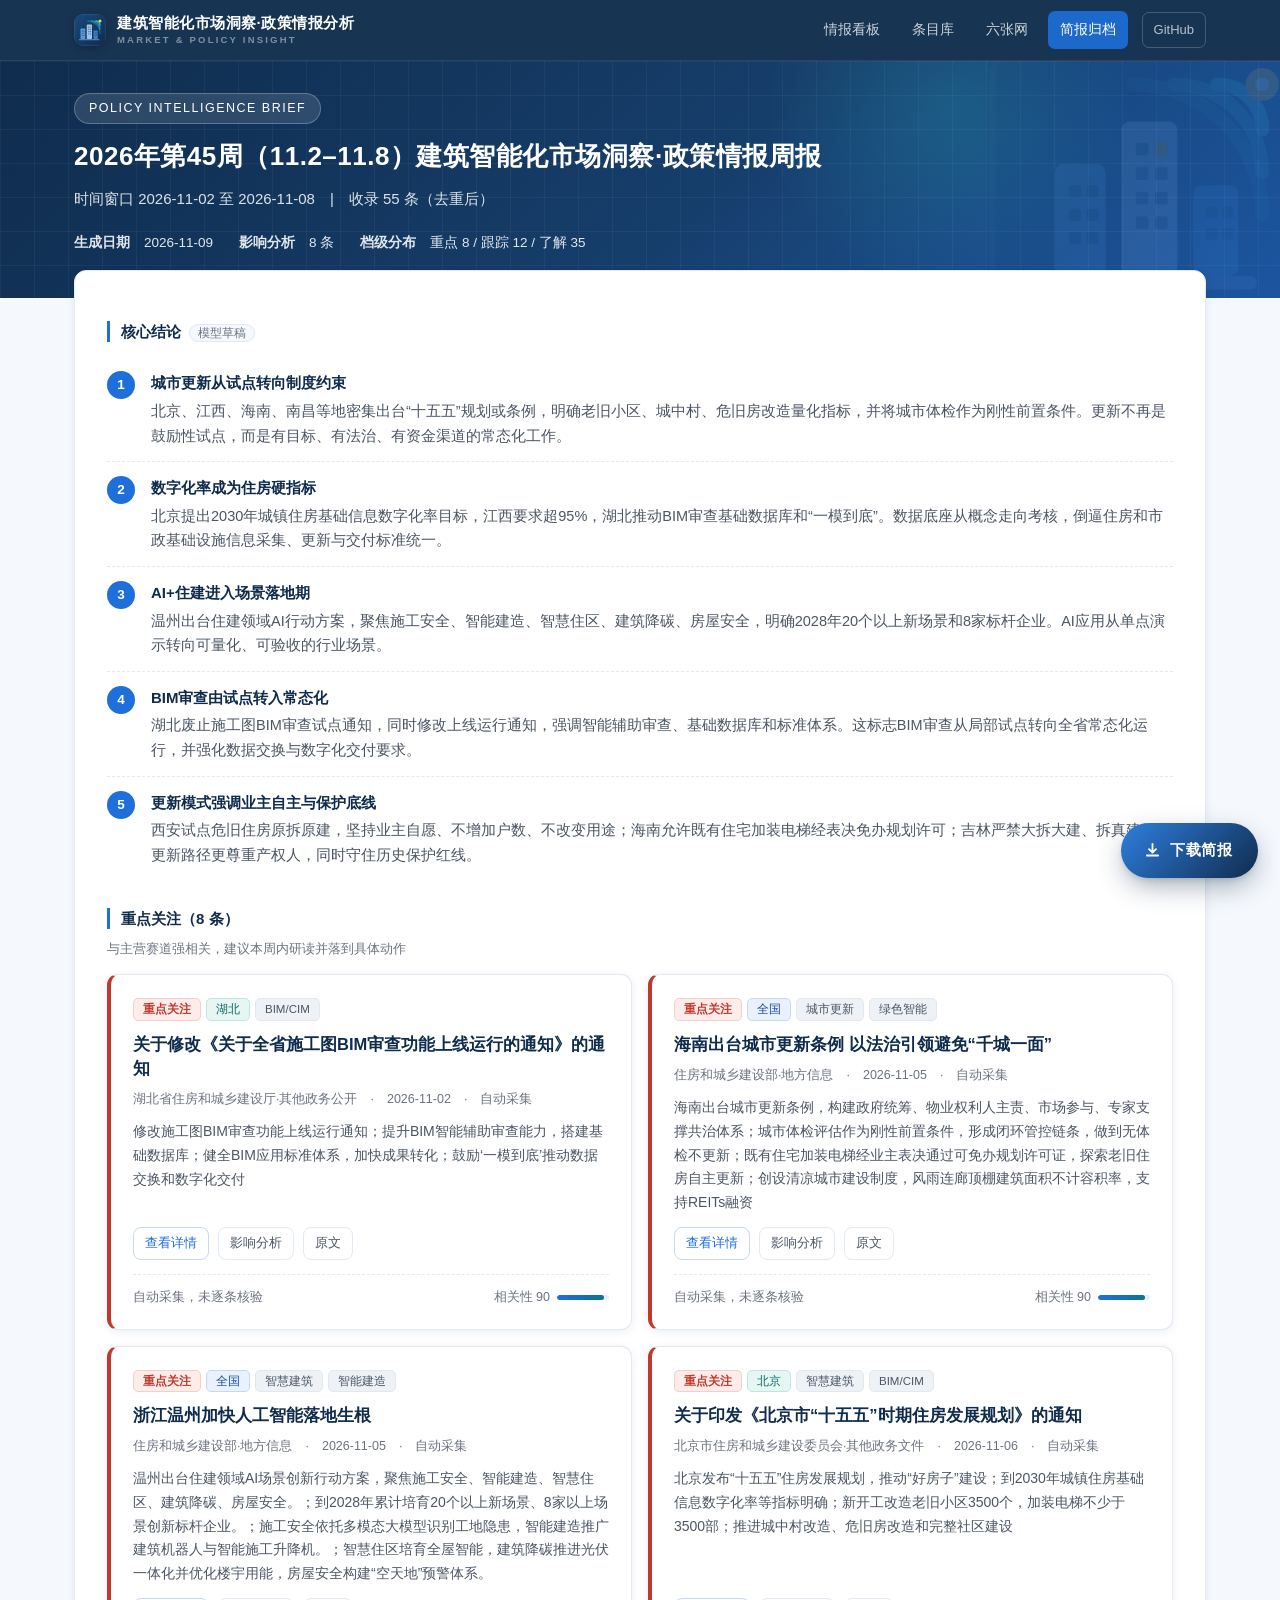
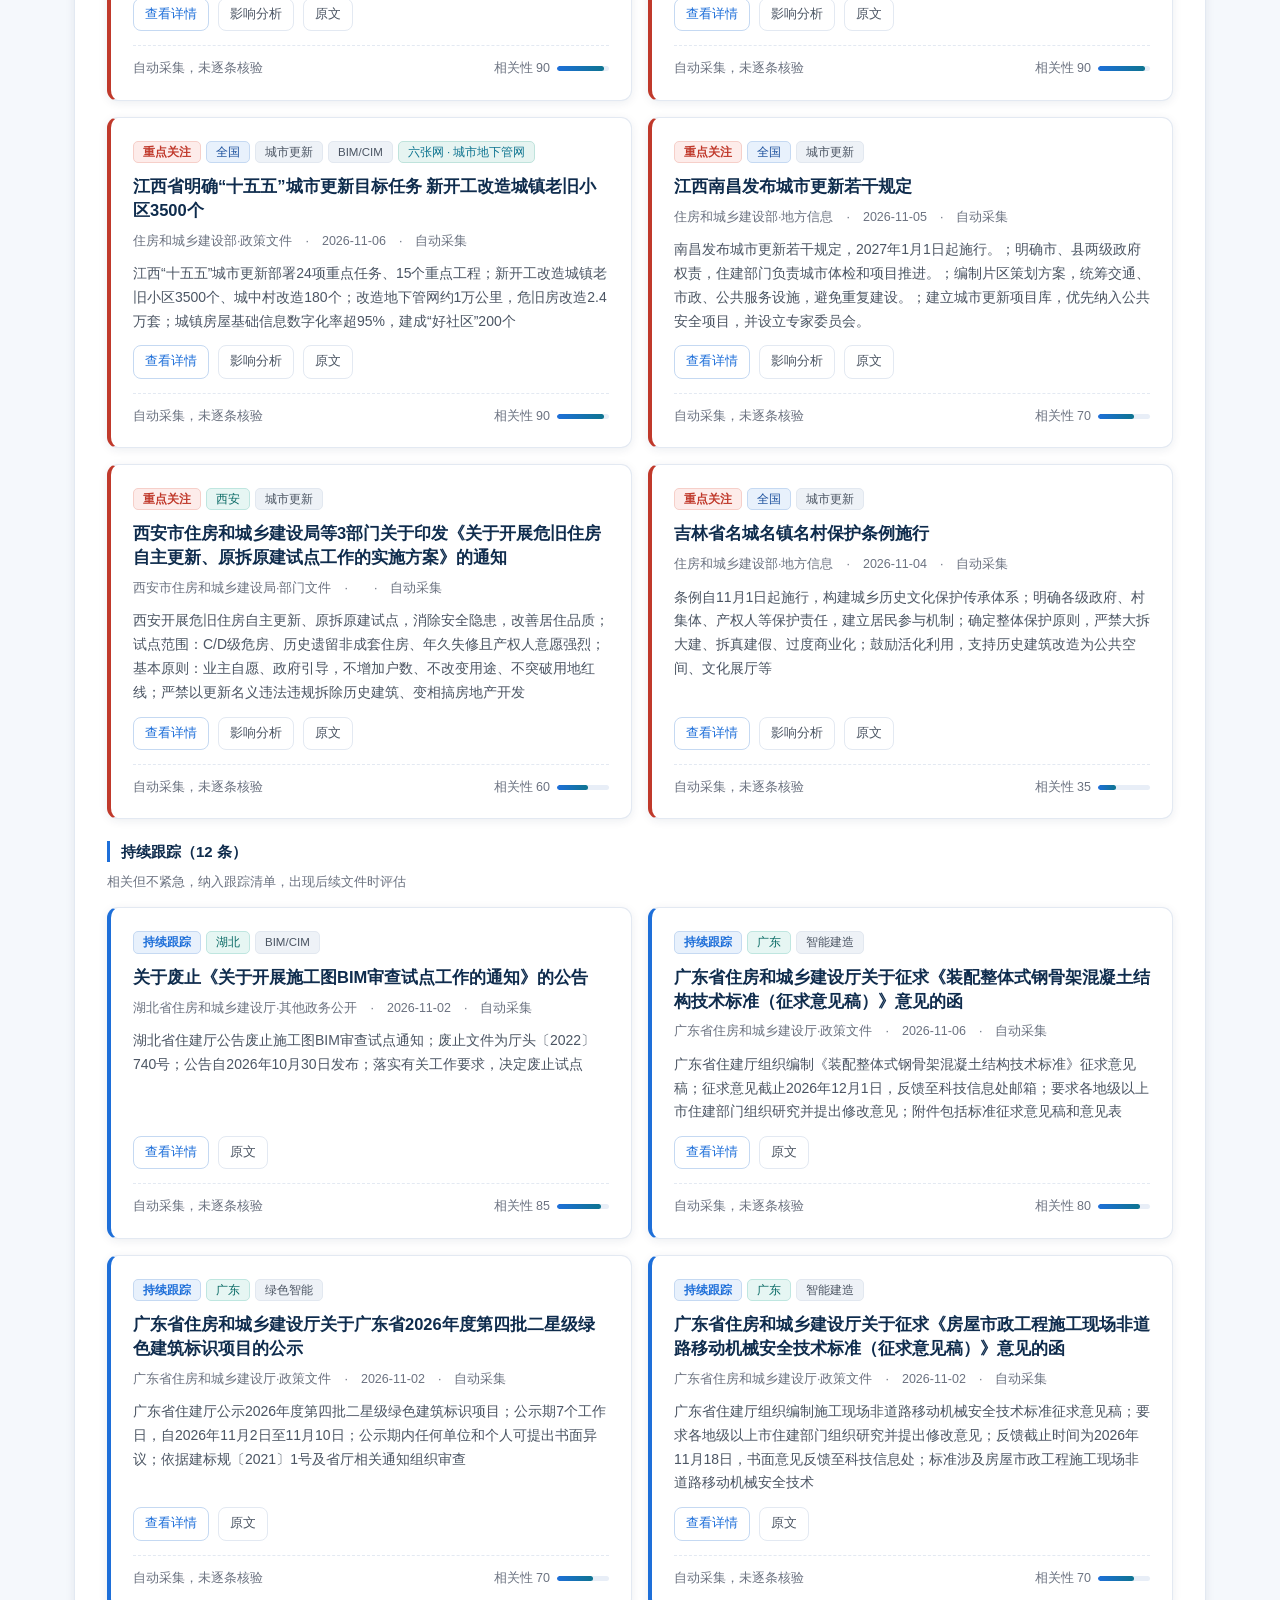
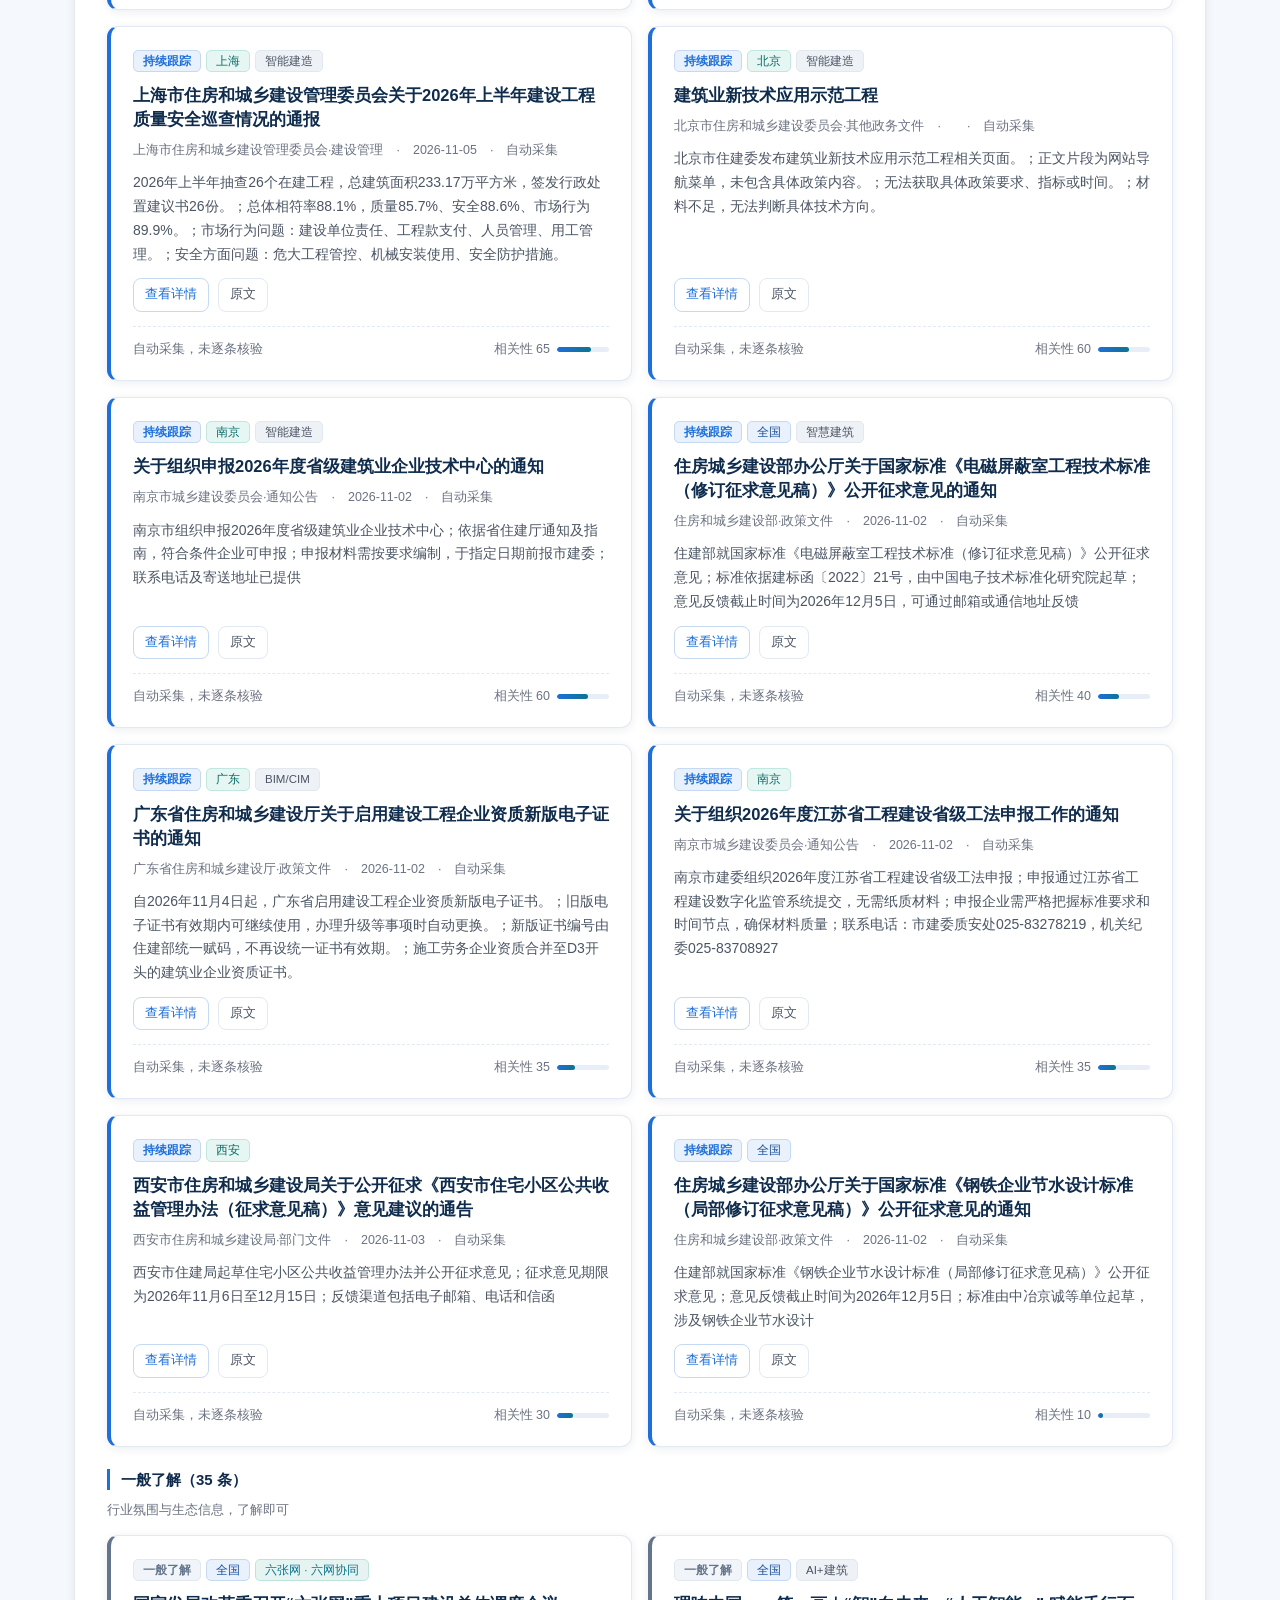
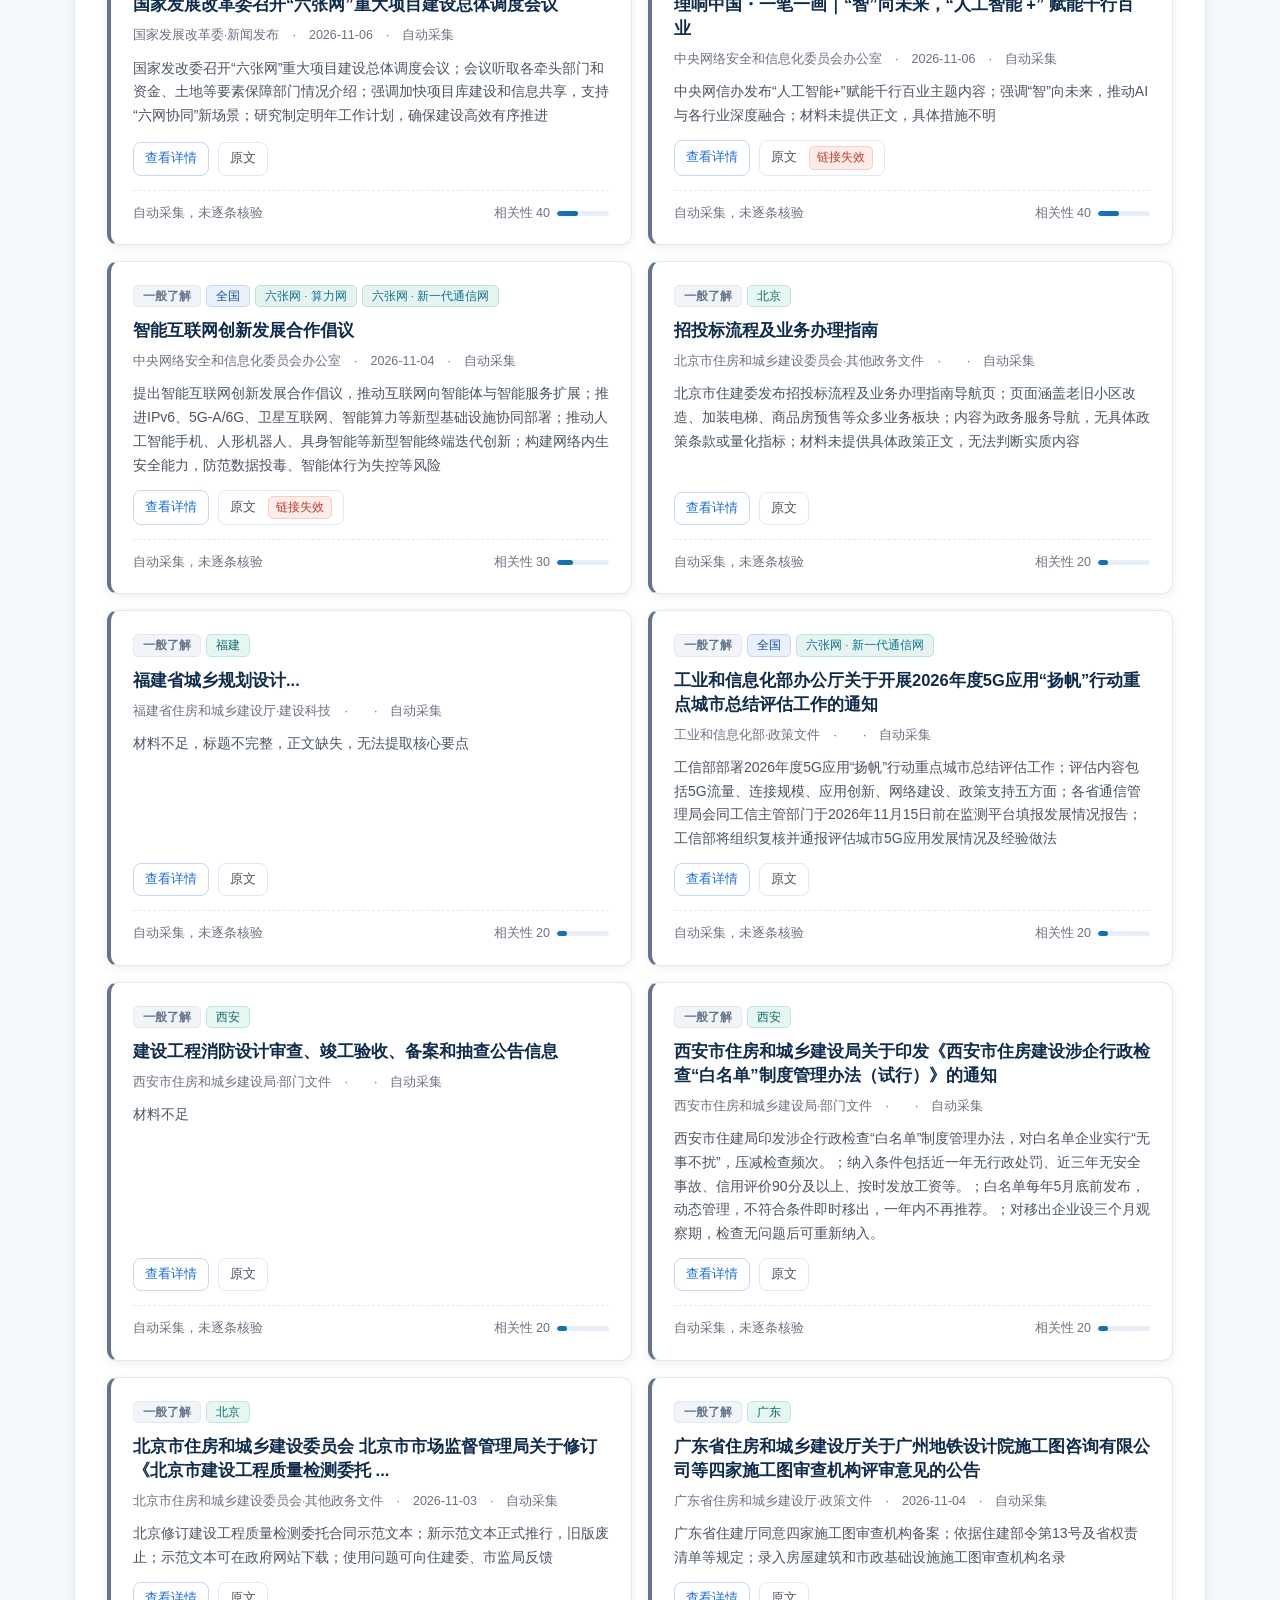
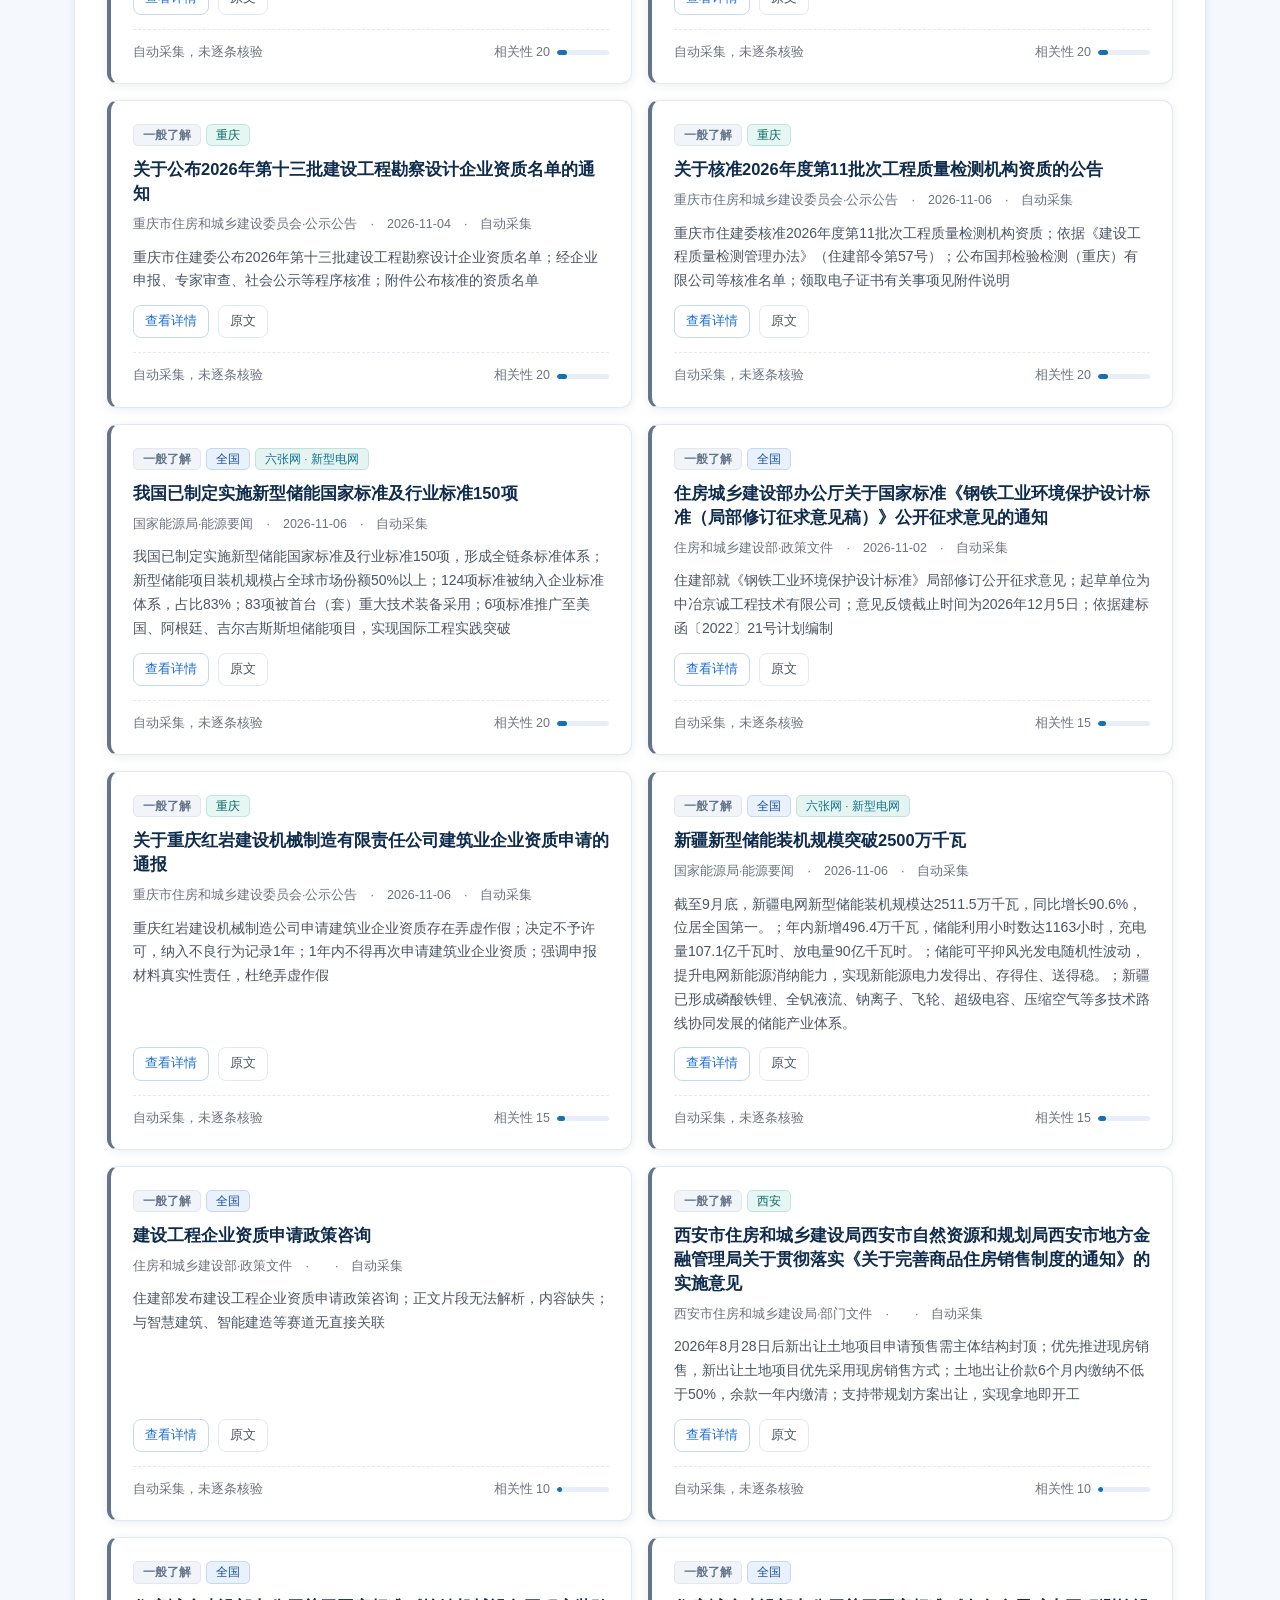
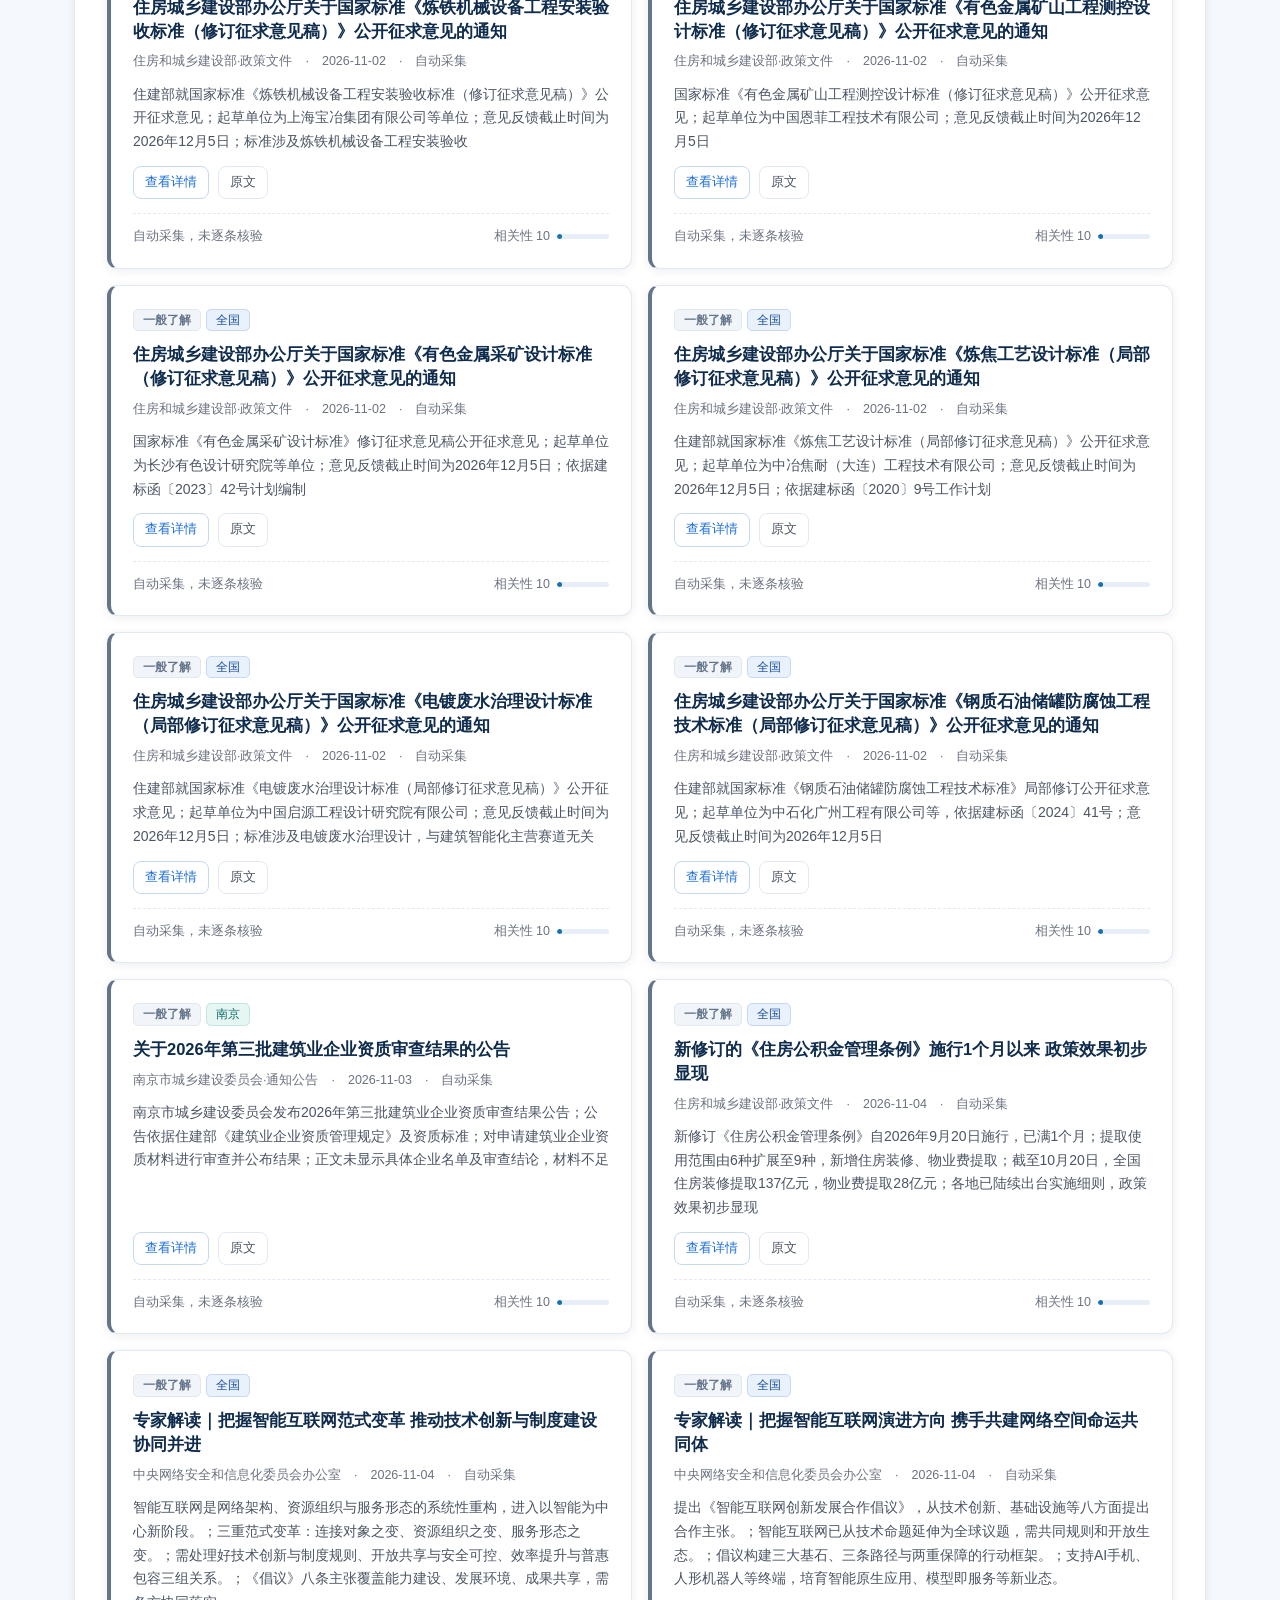
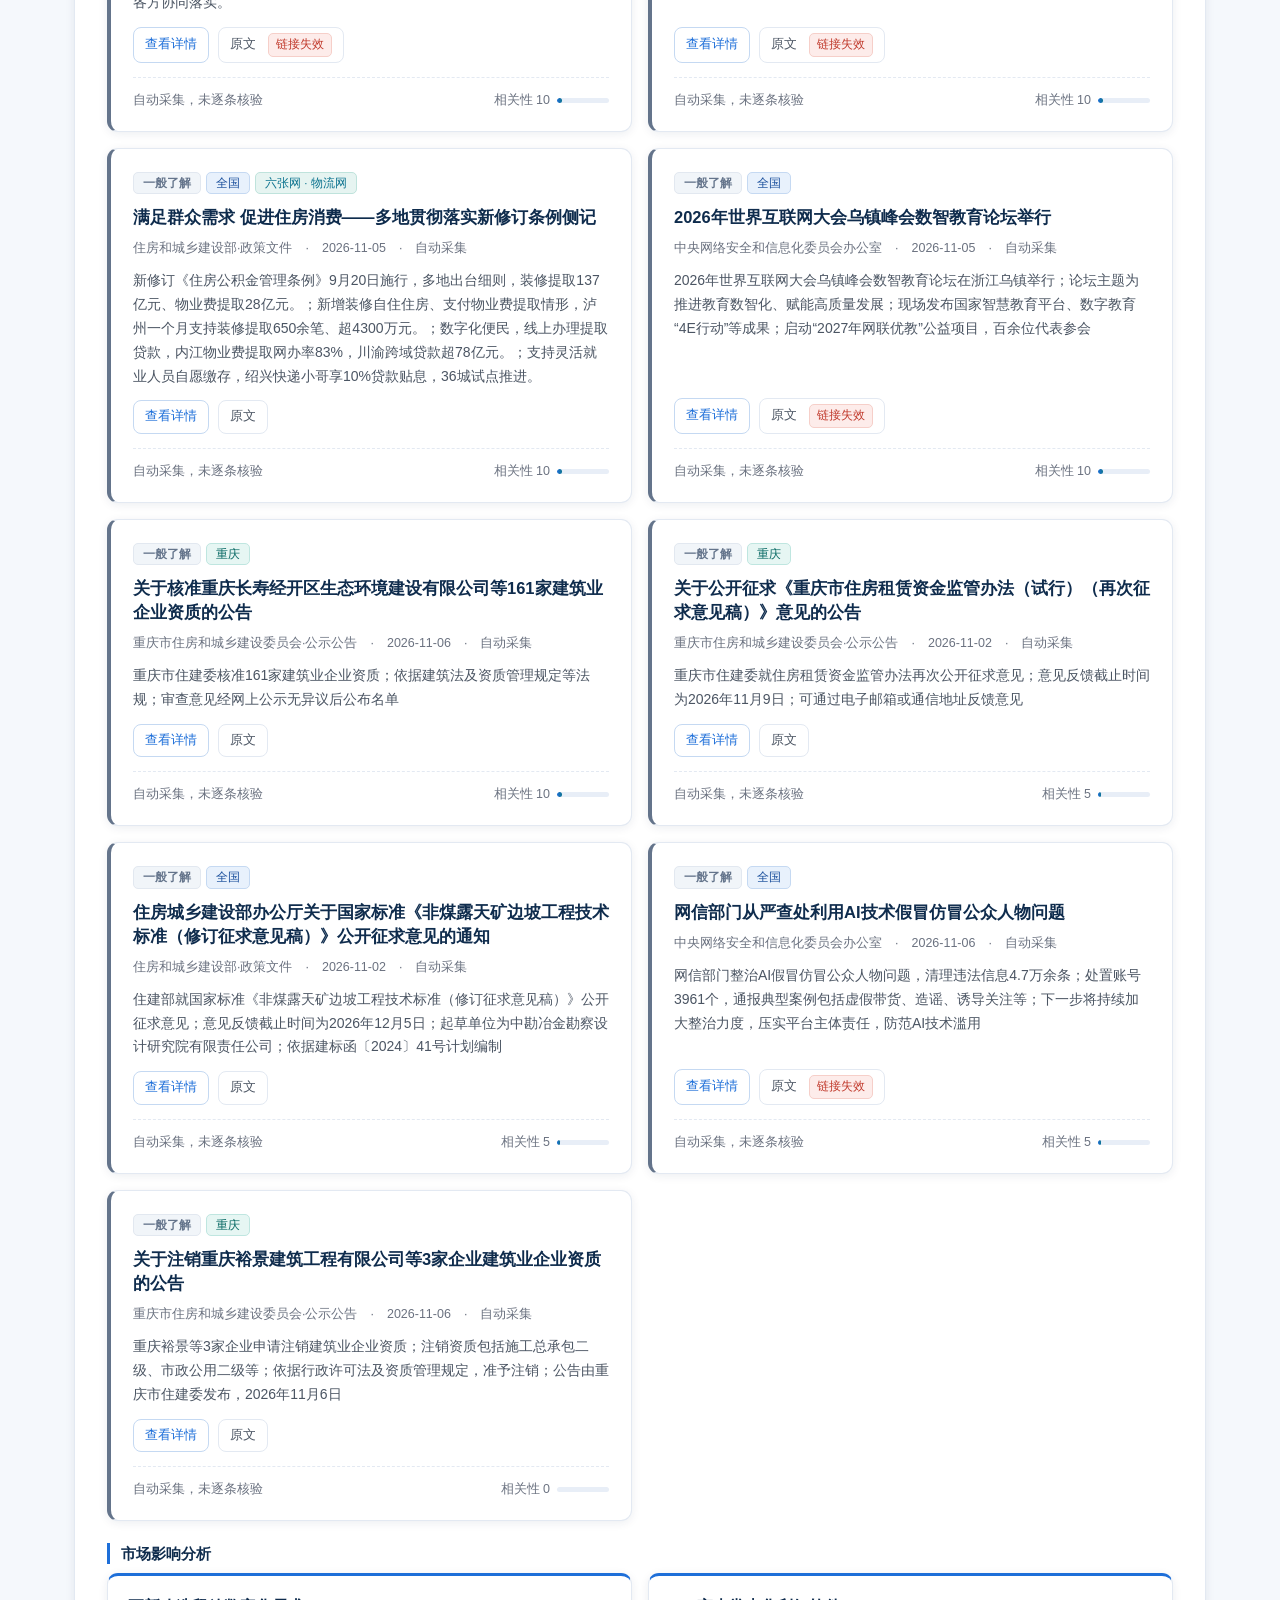
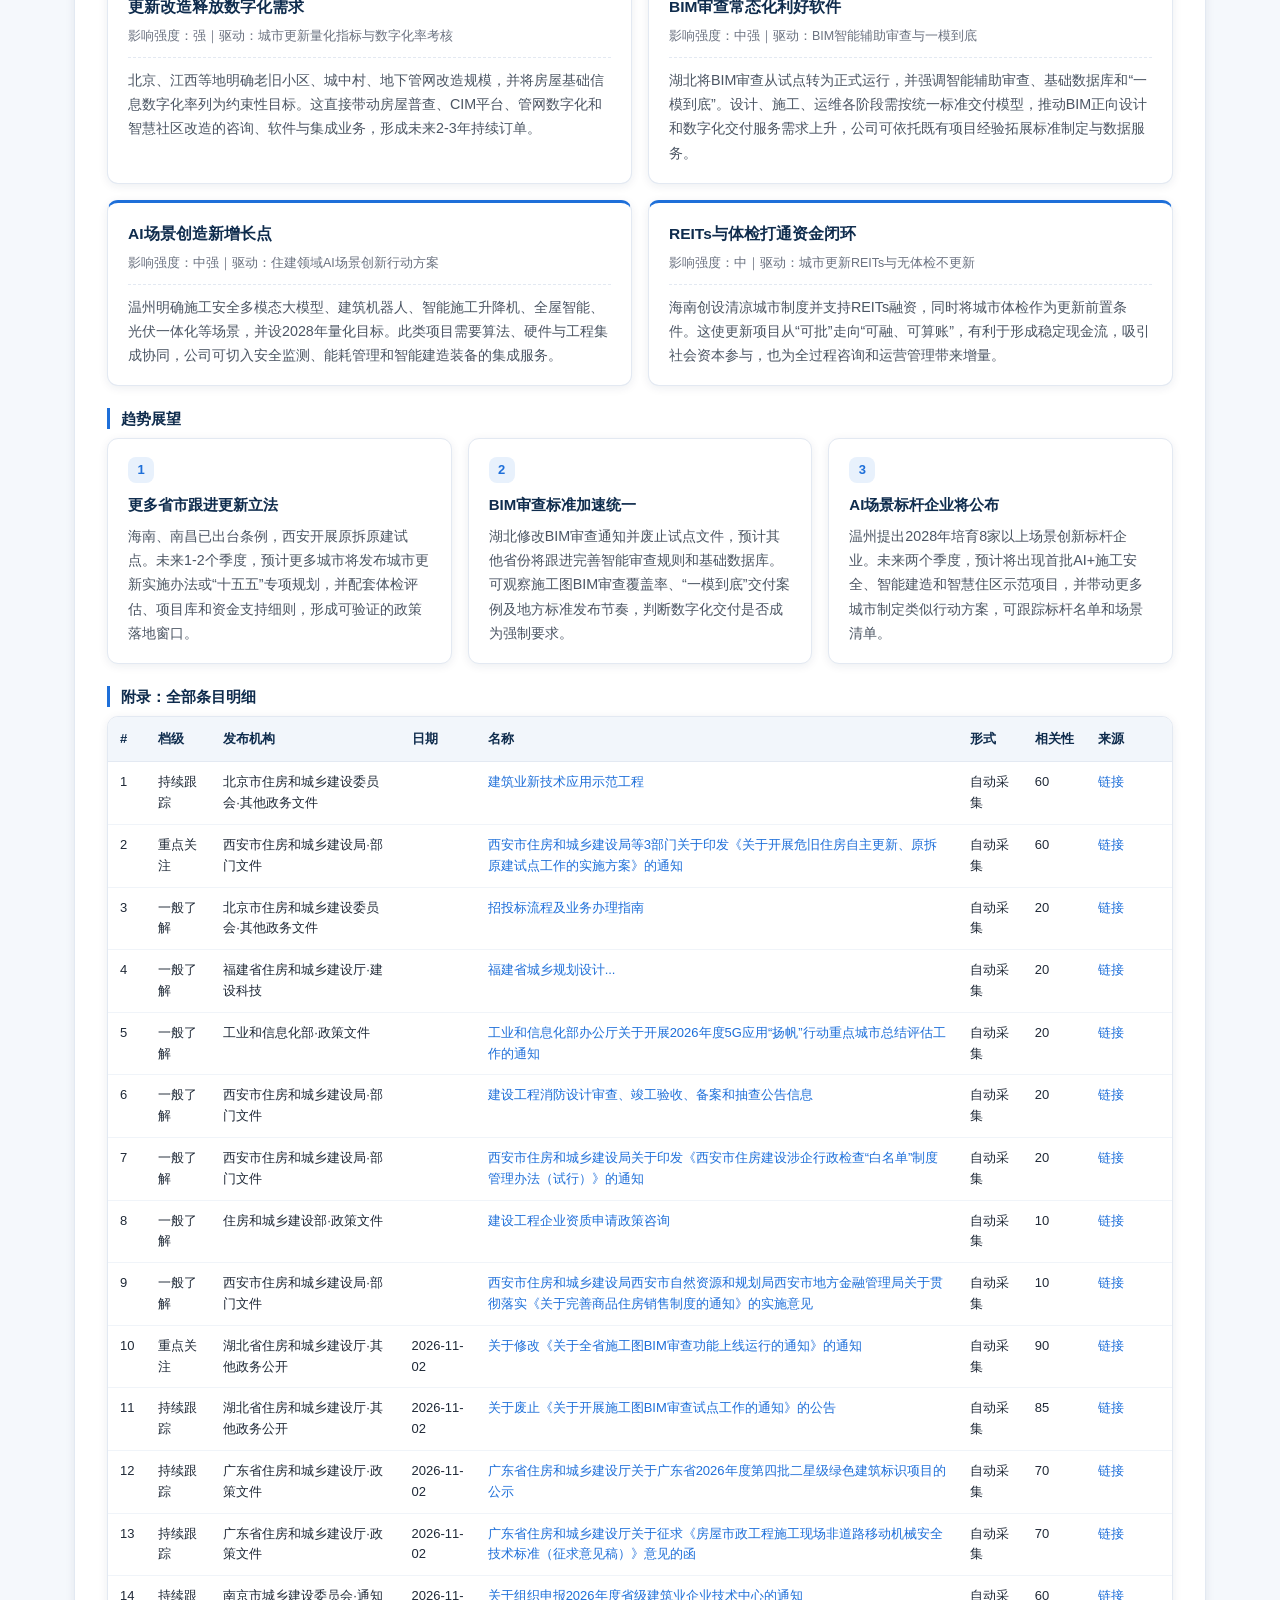
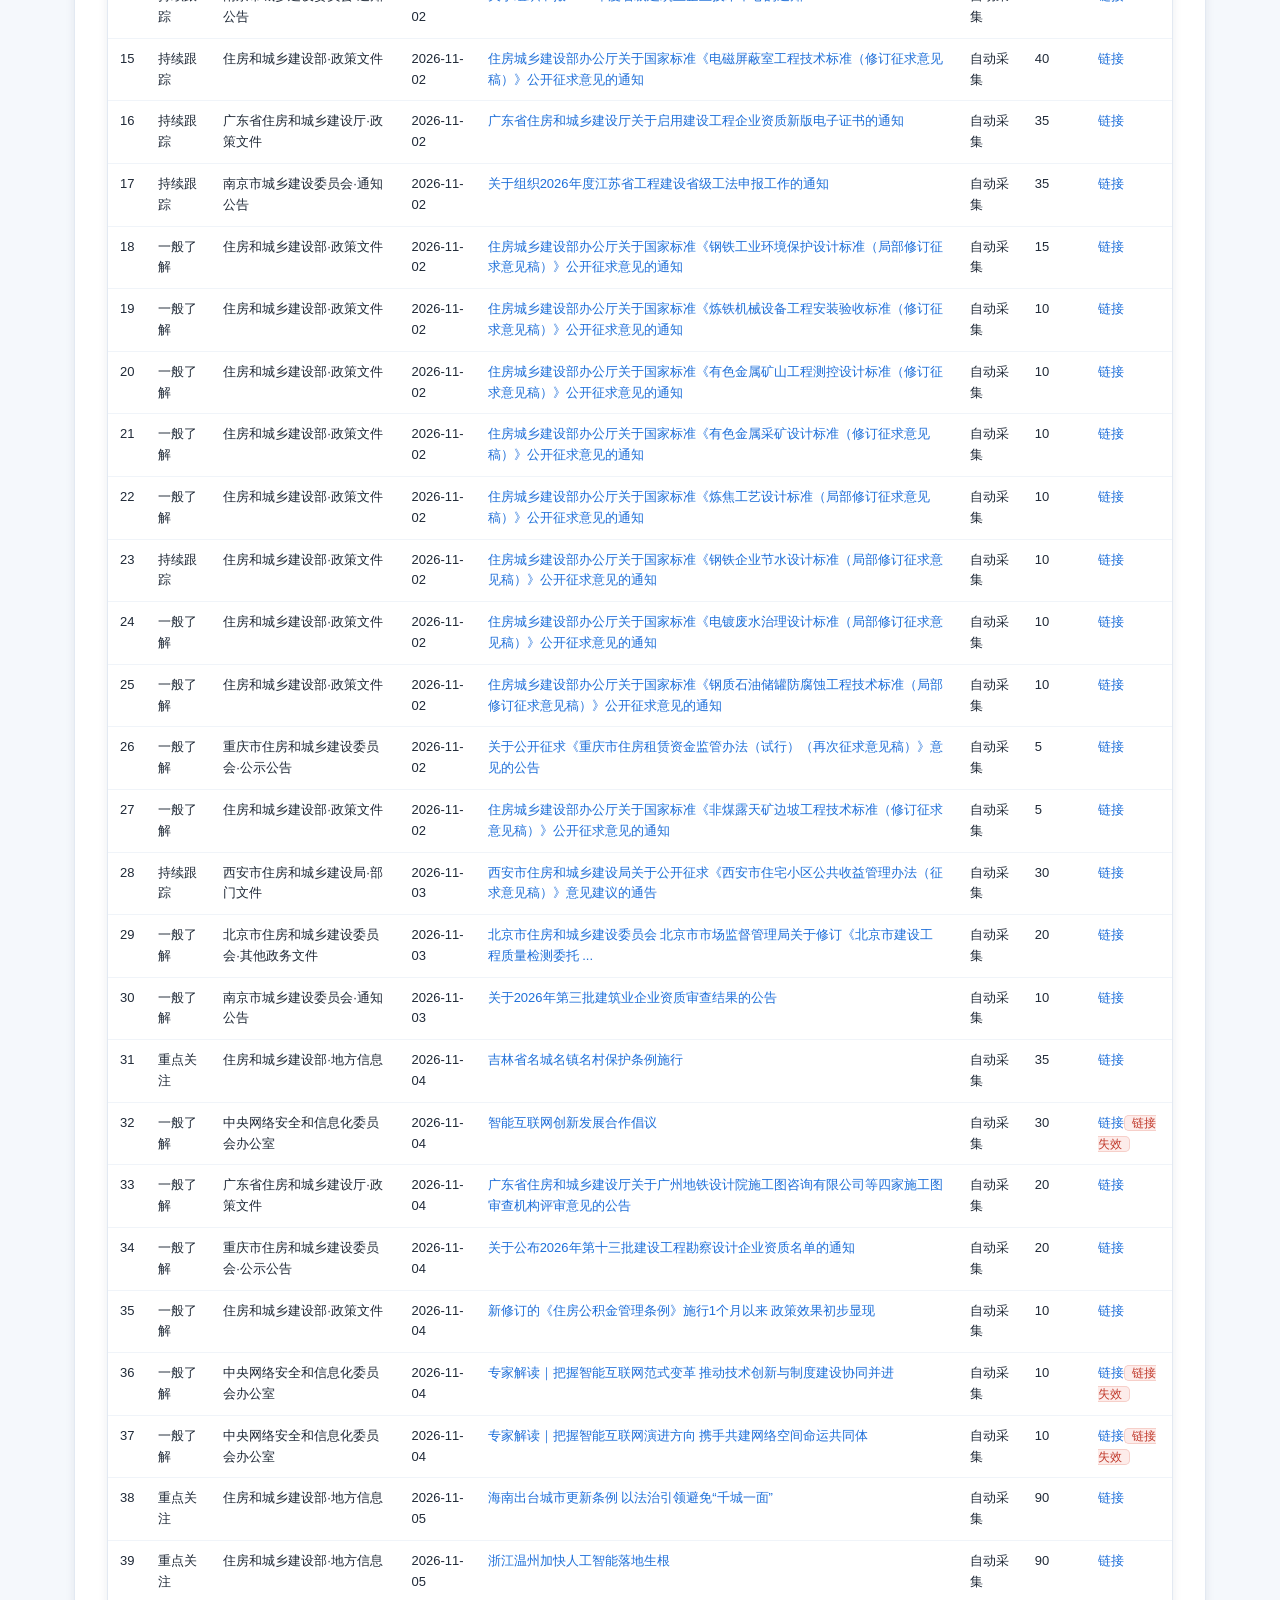
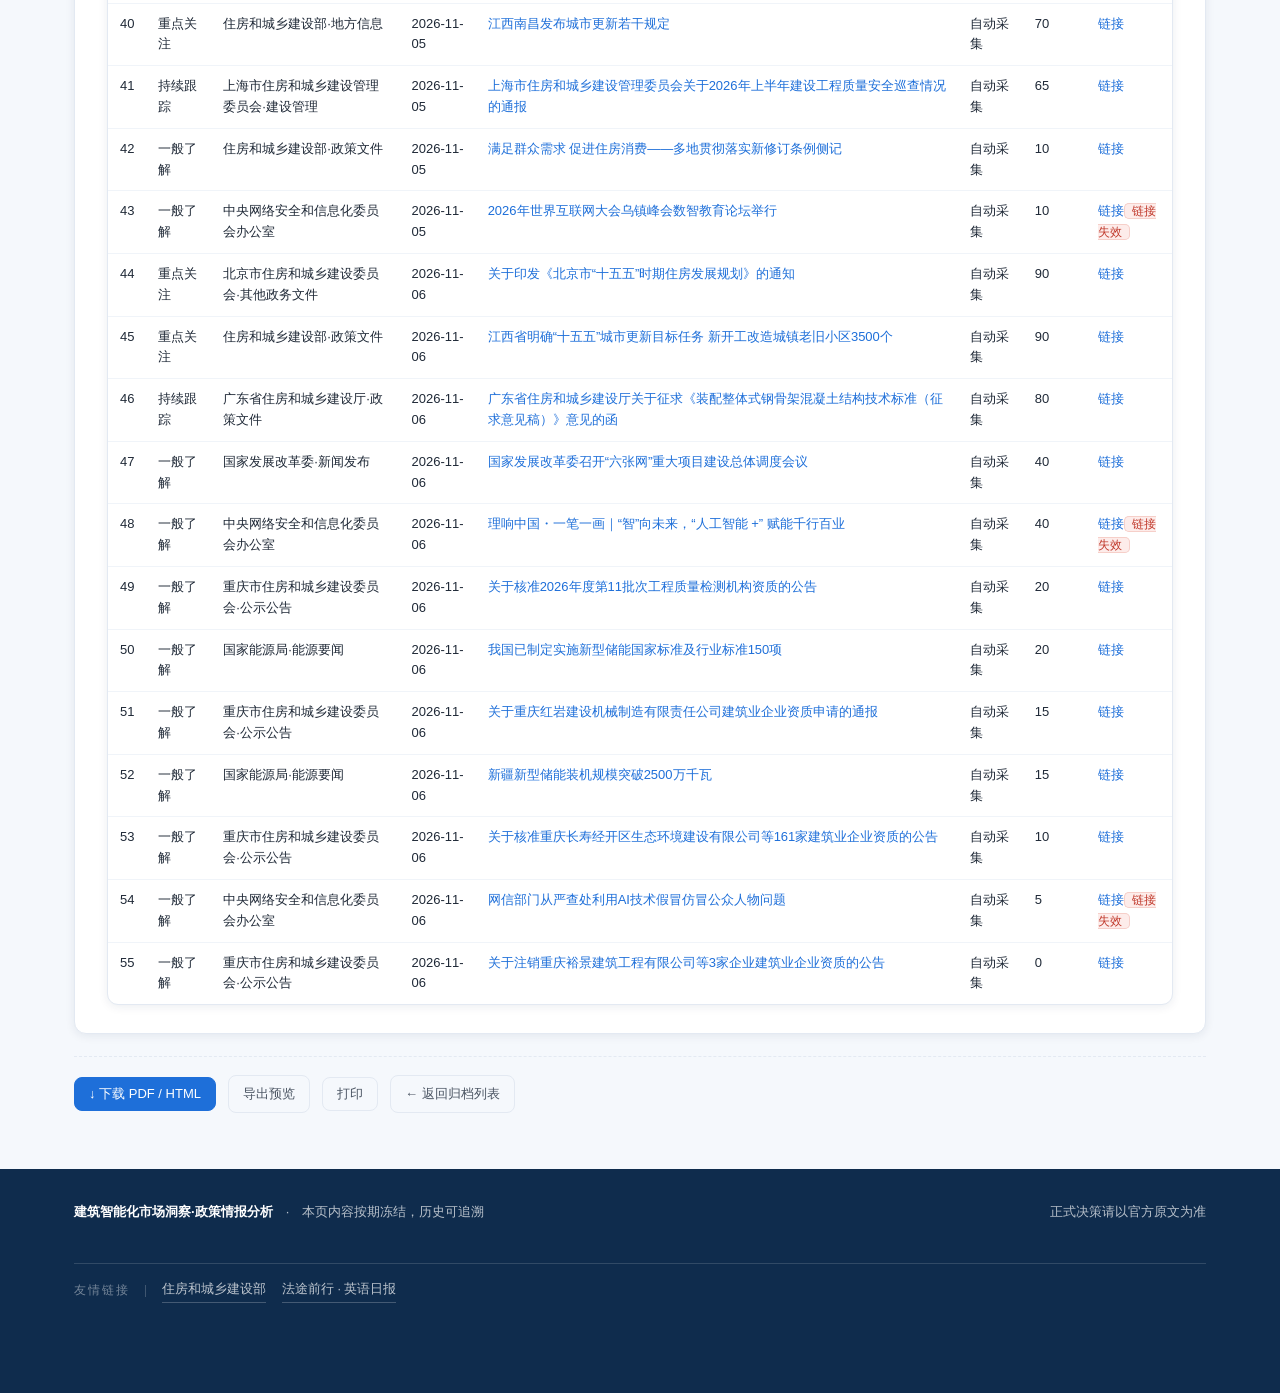
<file: brief.html>
<!DOCTYPE html>
<html lang="zh-CN">
<head>
<meta charset="UTF-8">
<meta name="viewport" content="width=device-width, initial-scale=1.0">
<title>情报简报 · 建筑智能化市场洞察·政策情报分析</title>
<link rel="icon" type="image/svg+xml" href="assets/img/favicon.svg">
<link rel="stylesheet" href="assets/css/style.css">
</head>
<body data-page="brief">

<nav class="nav">
  <div class="wrap">
    <a class="brand" href="index.html"><img class="logo" src="assets/img/logo.svg" alt="政策情报分析徽标"><span class="brand-t">建筑智能化市场洞察·政策情报分析<i>MARKET &amp; POLICY INSIGHT</i></span></a>
    <a class="link" href="index.html">情报看板</a>
    <a class="link" href="items.html">条目库</a>
    <a class="link" href="six-networks.html">六张网</a>
    <a class="link on" href="briefs.html">简报归档</a>
    <a class="gh" href="https://github.com/Bossquare/policy-intel" target="_blank" rel="noopener">GitHub</a>
  </div>
</nav>

<header class="hero" style="padding:32px 0 44px">
  <div class="wrap">
    <span class="tag">POLICY INTELLIGENCE BRIEF</span>
    <h1 id="brief-title" style="font-size:26px">情报简报</h1>
    <p class="sub" style="font-size:15px" id="brief-sub"></p>
    <div class="meta" id="brief-meta"></div>
  </div>
</header>

<main class="wrap">
  <div id="brief" class="detail"><div class="loading">加载中…</div></div>

  <div class="brief-actions">
    <button type="button" class="btn primary" id="dl-open-link" data-dock-open="">↓ 下载 PDF / HTML</button>
    <a class="btn ghost" href="export.html" id="export-view-link">导出预览</a>
    <button class="btn ghost" type="button" onclick="window.print()">打印</button>
    <a class="btn ghost" href="briefs.html">← 返回归档列表</a>
  </div>
</main>

<footer class="foot">
  <div class="wrap">
    <div><b>建筑智能化市场洞察·政策情报分析</b>　·　本页内容按期冻结，历史可追溯</div>
    <div>正式决策请以官方原文为准</div>
    <div class="foot-links">
      <span class="fl-label">友情链接</span>
      <a href="https://www.mohurd.gov.cn/" target="_blank" rel="noopener">住房和城乡建设部</a>
      <a href="https://thejourneyoflaw.github.io/daily-english/" target="_blank" rel="noopener">法途前行 · 英语日报</a>
    </div>
  </div>
</footer>

<script src="assets/data/site-data.js"></script>
<script src="assets/data/a4-assets.js"></script>
<script src="assets/js/app.js"></script>
<script src="assets/js/export.js"></script>
<script>
(function(){
  var S = window.INTEL_SITE; if(!S) return;
  var id = new URLSearchParams(location.search).get("id") || S.index.briefs[0].id;
  var b = S.briefs[id]; if(!b) return;
  var t = document.getElementById("brief-title"), s = document.getElementById("brief-sub"), m = document.getElementById("brief-meta");
  if(t) t.textContent = b.meta.title;
  if(s) s.textContent = "时间窗口 " + b.meta.period + "　|　收录 " + b.meta.total + " 条（去重后）";
  if(m) m.innerHTML =
      "<span><b>生成日期</b>　" + b.meta.generated_at + "</span>" +
      "<span><b>影响分析</b>　" + (b.meta.insight_count || 0) + " 条</span>" +
      "<span><b>档级分布</b>　重点 " + (b.stats.by_tier.focus||0) + " / 跟踪 " + (b.stats.by_tier.track||0) + " / 了解 " + (b.stats.by_tier.watch||0) + "</span>";
  var A = document.getElementById("export-view-link");
  if(A) A.href = "export.html?id=" + encodeURIComponent(b.meta.id);
  var D = document.getElementById("dl-open-link");
  if(D) D.setAttribute("data-dock-open", b.meta.id);
})();
</script>
</body>
</html>
</file>
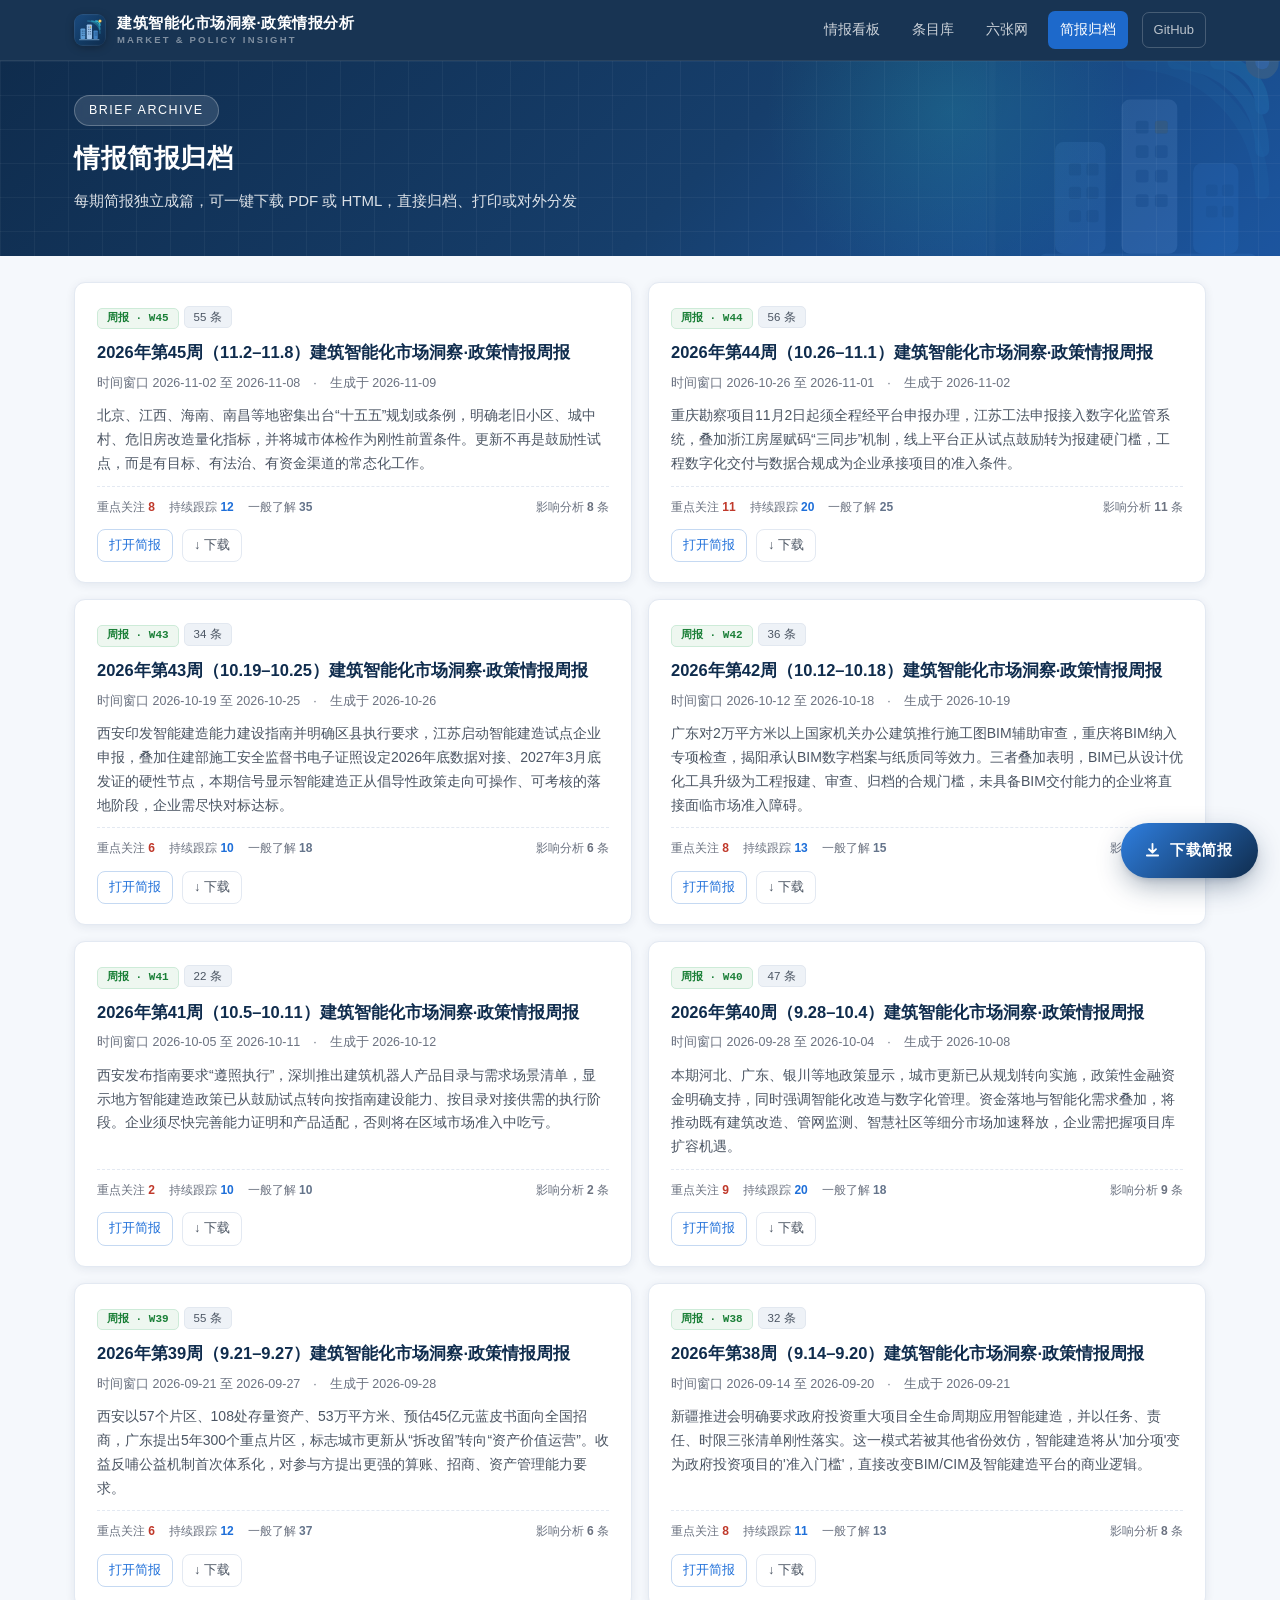
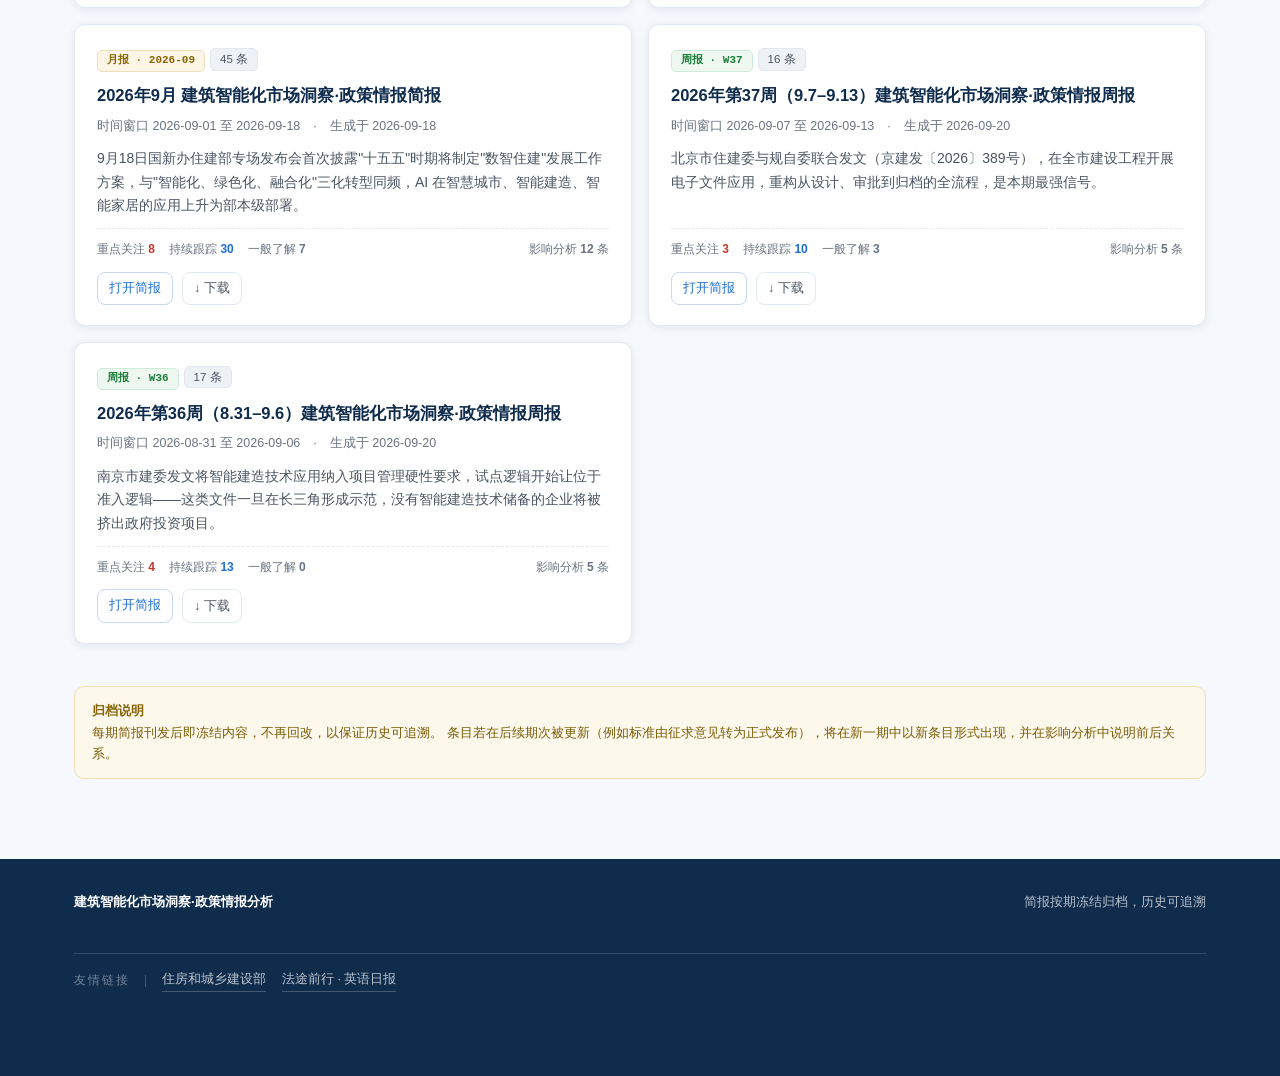
<file: briefs.html>
<!DOCTYPE html>
<html lang="zh-CN">
<head>
<meta charset="UTF-8">
<meta name="viewport" content="width=device-width, initial-scale=1.0">
<title>简报归档 · 建筑智能化市场洞察·政策情报分析</title>
<link rel="icon" type="image/svg+xml" href="assets/img/favicon.svg">
<link rel="stylesheet" href="assets/css/style.css">
</head>
<body data-page="briefs">

<nav class="nav">
  <div class="wrap">
    <a class="brand" href="index.html"><img class="logo" src="assets/img/logo.svg" alt="政策情报分析徽标"><span class="brand-t">建筑智能化市场洞察·政策情报分析<i>MARKET &amp; POLICY INSIGHT</i></span></a>
    <a class="link" href="index.html">情报看板</a>
    <a class="link" href="items.html">条目库</a>
    <a class="link" href="six-networks.html">六张网</a>
    <a class="link on" href="briefs.html">简报归档</a>
    <a class="gh" href="https://github.com/Bossquare/policy-intel" target="_blank" rel="noopener">GitHub</a>
  </div>
</nav>

<header class="hero" style="padding:34px 0 42px">
  <div class="wrap">
    <span class="tag">BRIEF ARCHIVE</span>
    <h1 style="font-size:26px">情报简报归档</h1>
    <p class="sub" style="font-size:15px">每期简报独立成篇，可一键下载 PDF 或 HTML，直接归档、打印或对外分发</p>
  </div>
</header>

<main class="wrap" style="margin-top:26px">
  <div class="intel-grid g2" id="archive"></div>

  <section>
    <div class="notice">
      <div>
        <b>归档说明</b><br>
        每期简报刊发后即冻结内容，不再回改，以保证历史可追溯。
        条目若在后续期次被更新（例如标准由征求意见转为正式发布），将在新一期中以新条目形式出现，并在影响分析中说明前后关系。
      </div>
    </div>
  </section>
</main>

<footer class="foot">
  <div class="wrap">
    <div><b>建筑智能化市场洞察·政策情报分析</b></div>
    <div>简报按期冻结归档，历史可追溯</div>
    <div class="foot-links">
      <span class="fl-label">友情链接</span>
      <a href="https://www.mohurd.gov.cn/" target="_blank" rel="noopener">住房和城乡建设部</a>
      <a href="https://thejourneyoflaw.github.io/daily-english/" target="_blank" rel="noopener">法途前行 · 英语日报</a>
    </div>
  </div>
</footer>

<script src="assets/data/site-data.js"></script>
<script src="assets/data/a4-assets.js"></script>
<script src="assets/js/app.js"></script>
<script src="assets/js/export.js"></script>
</body>
</html>
</file>
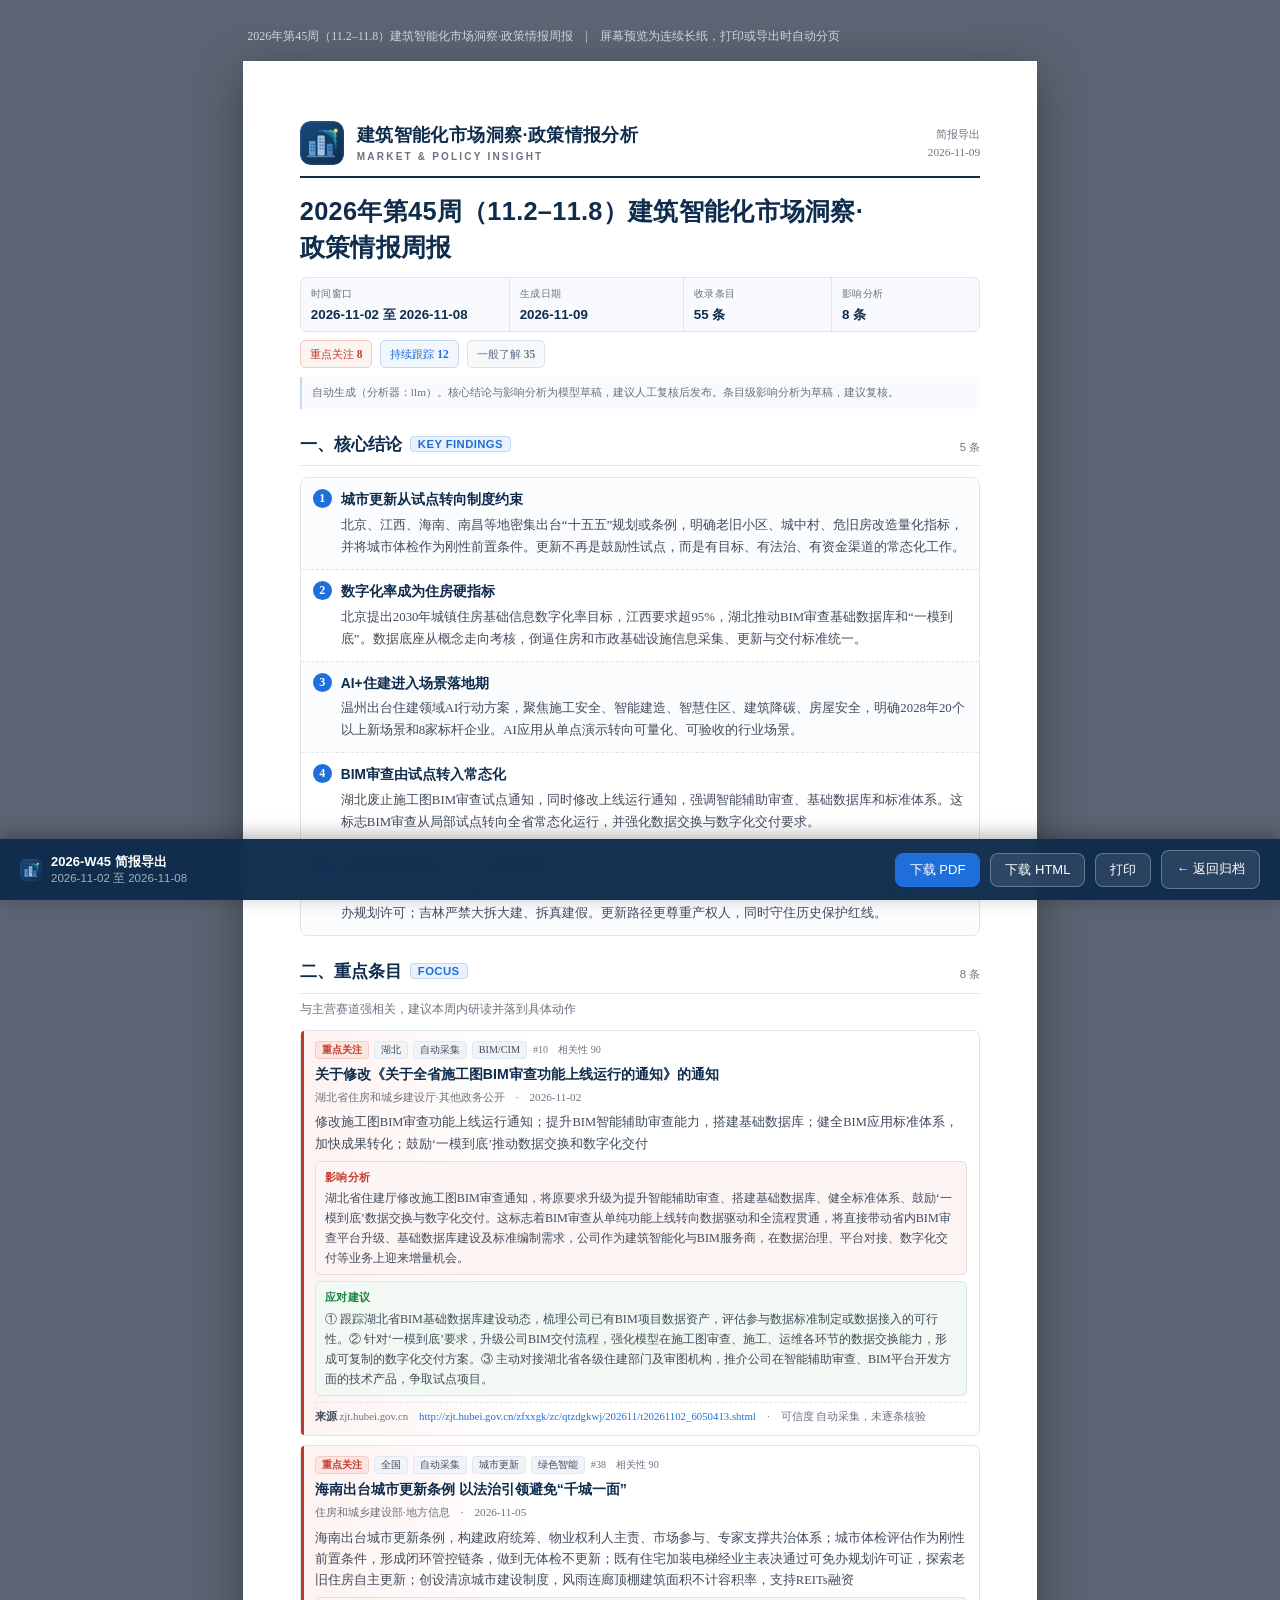
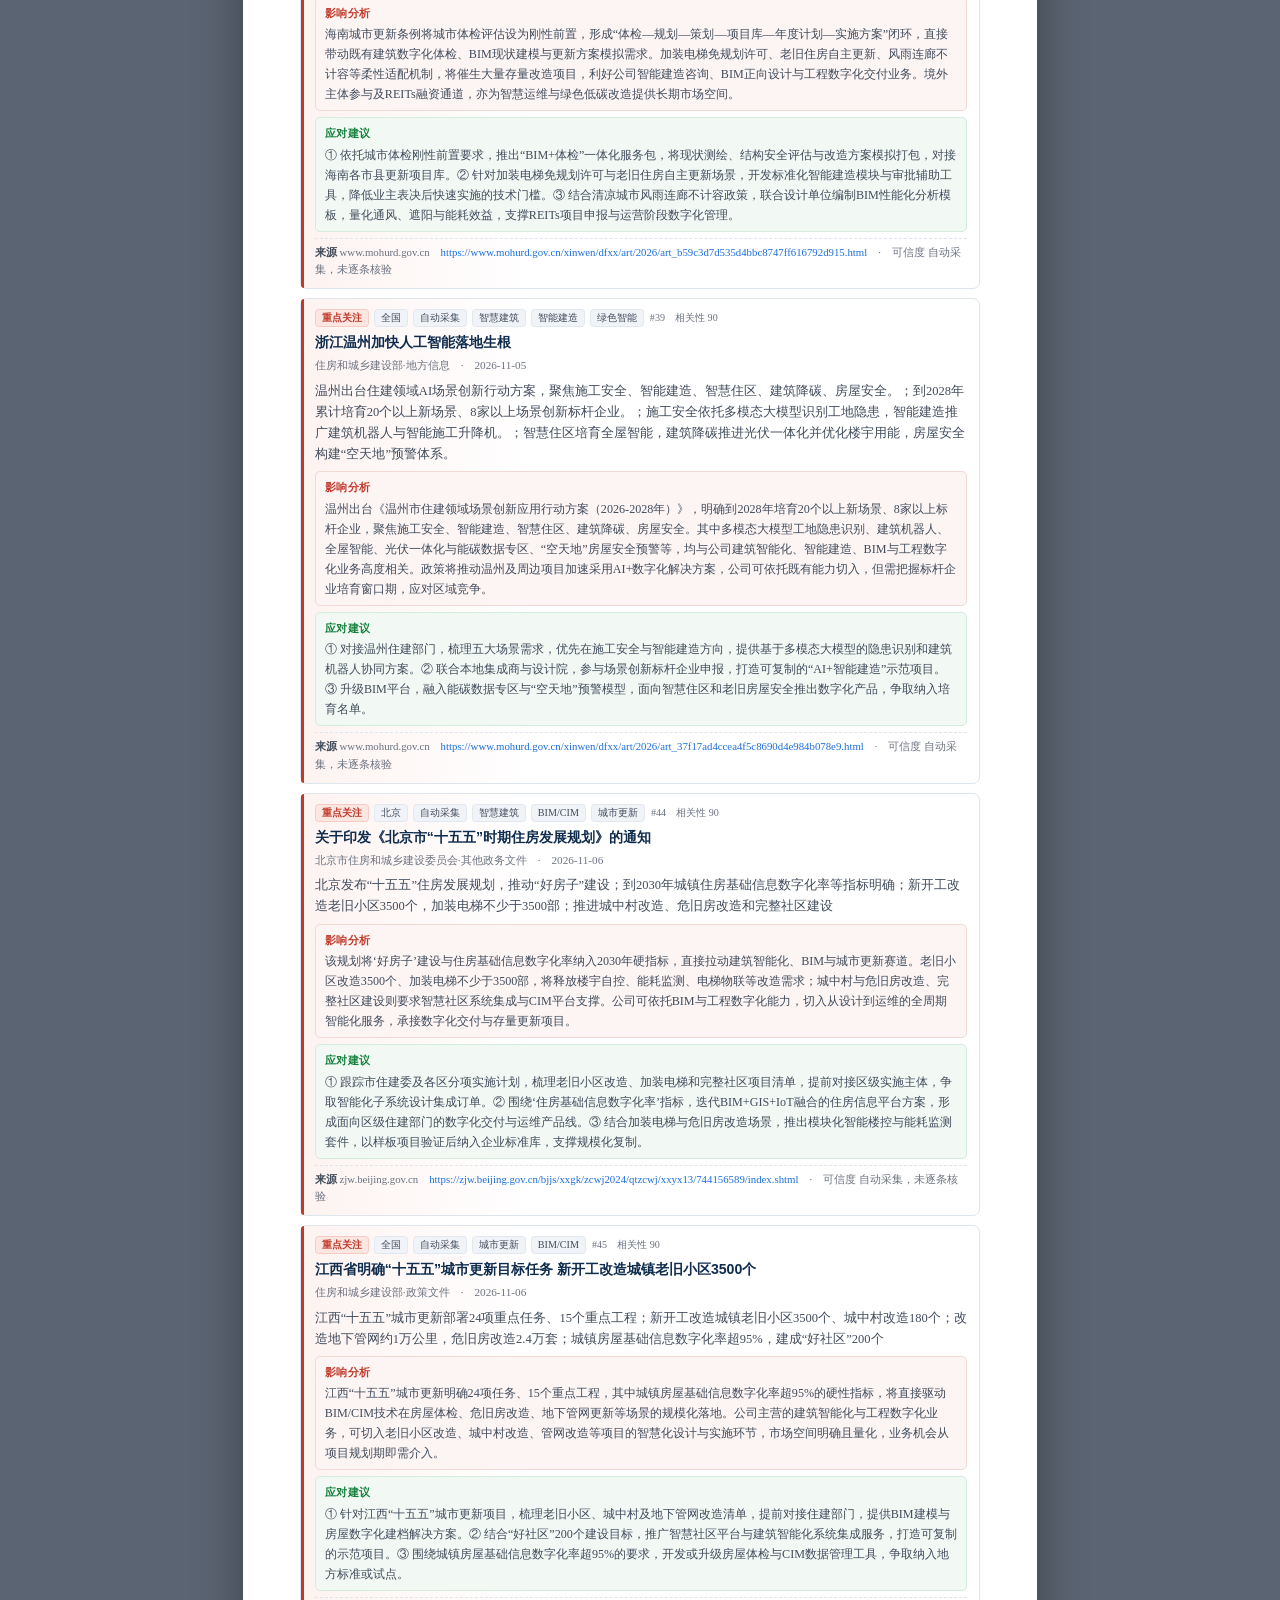
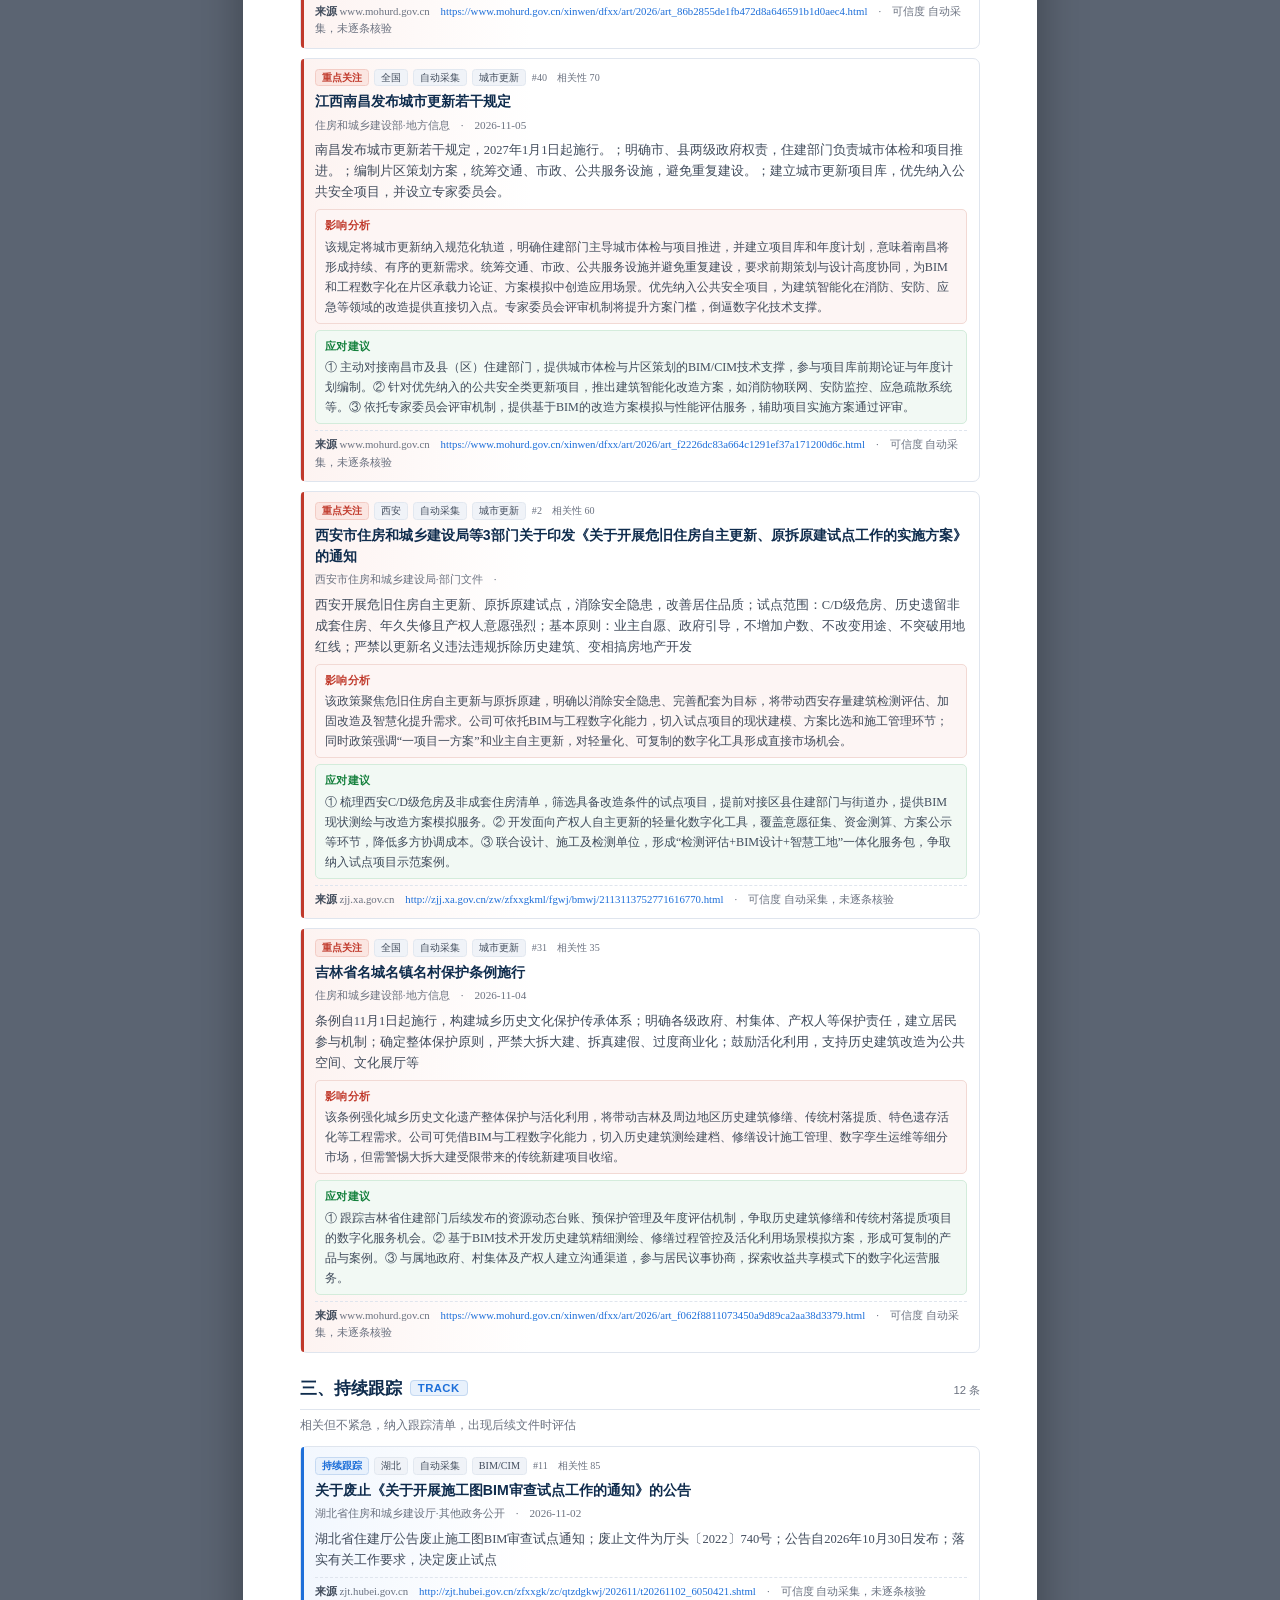
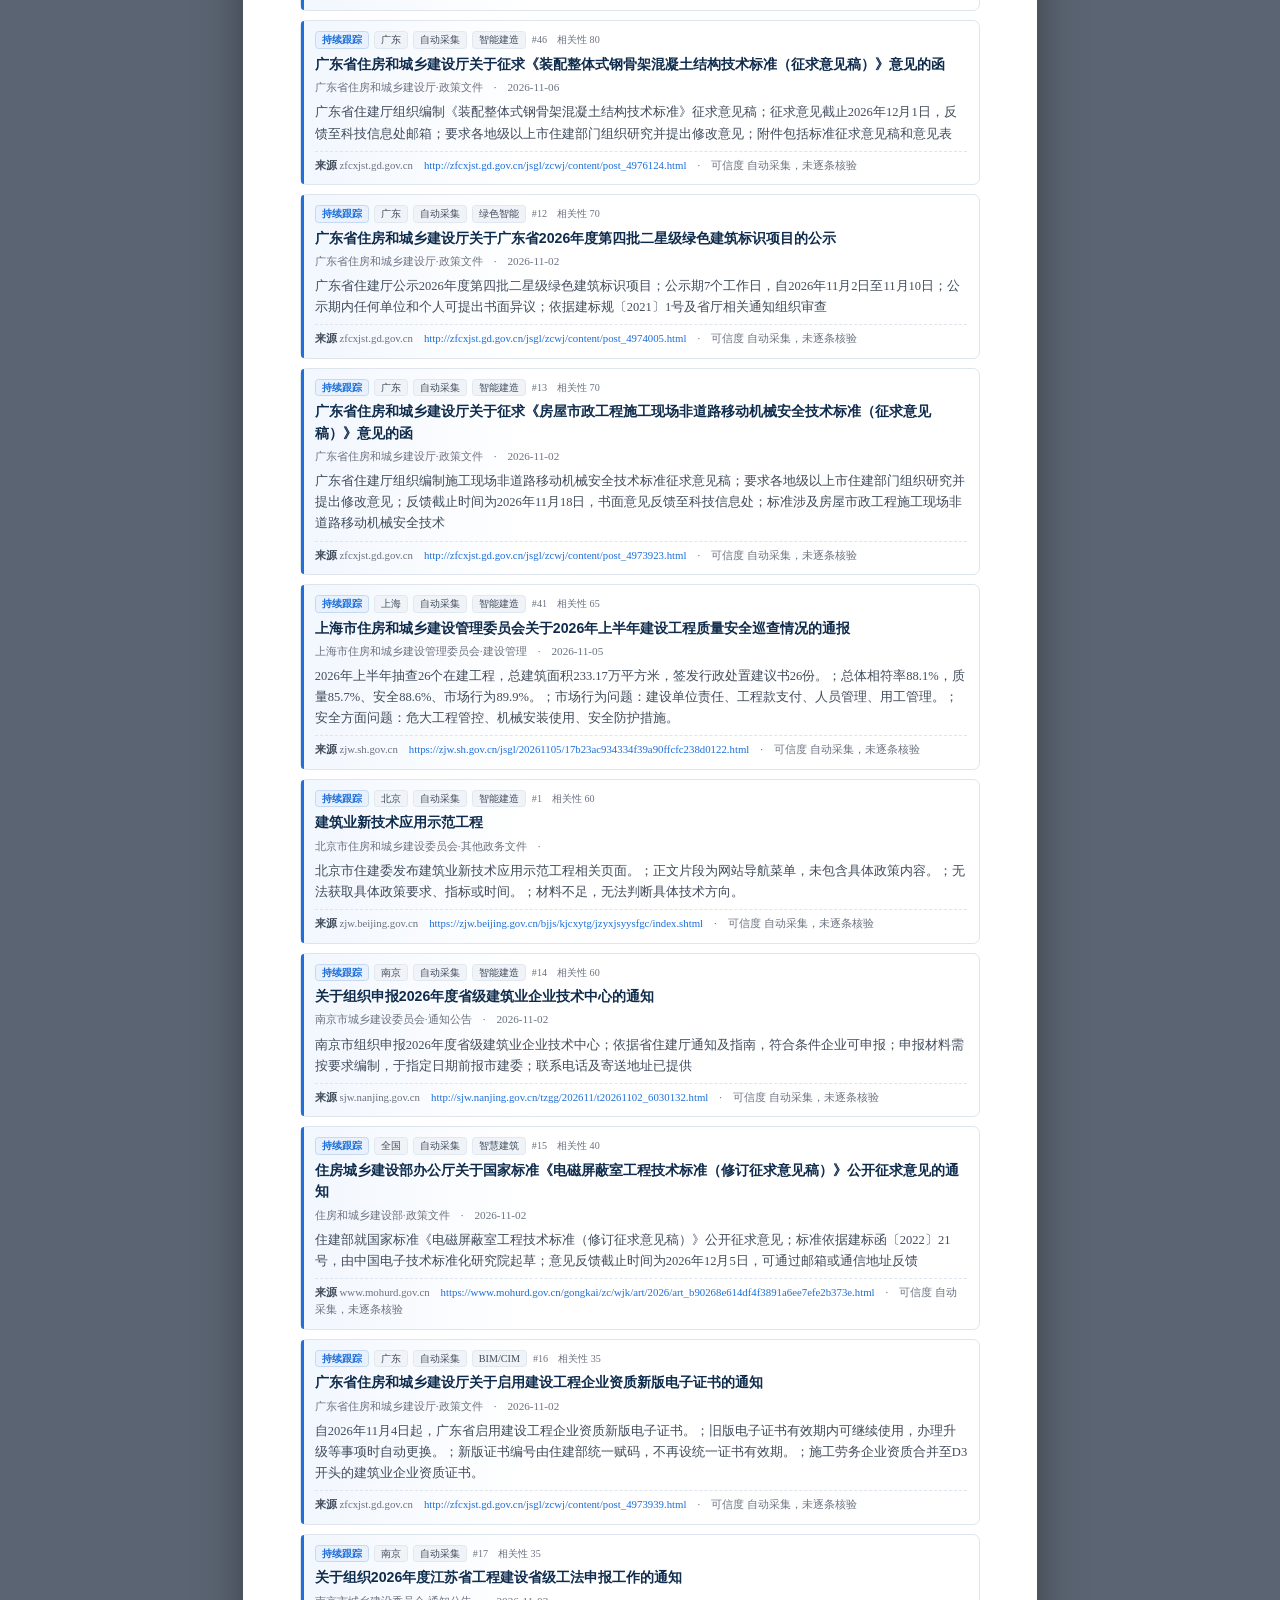
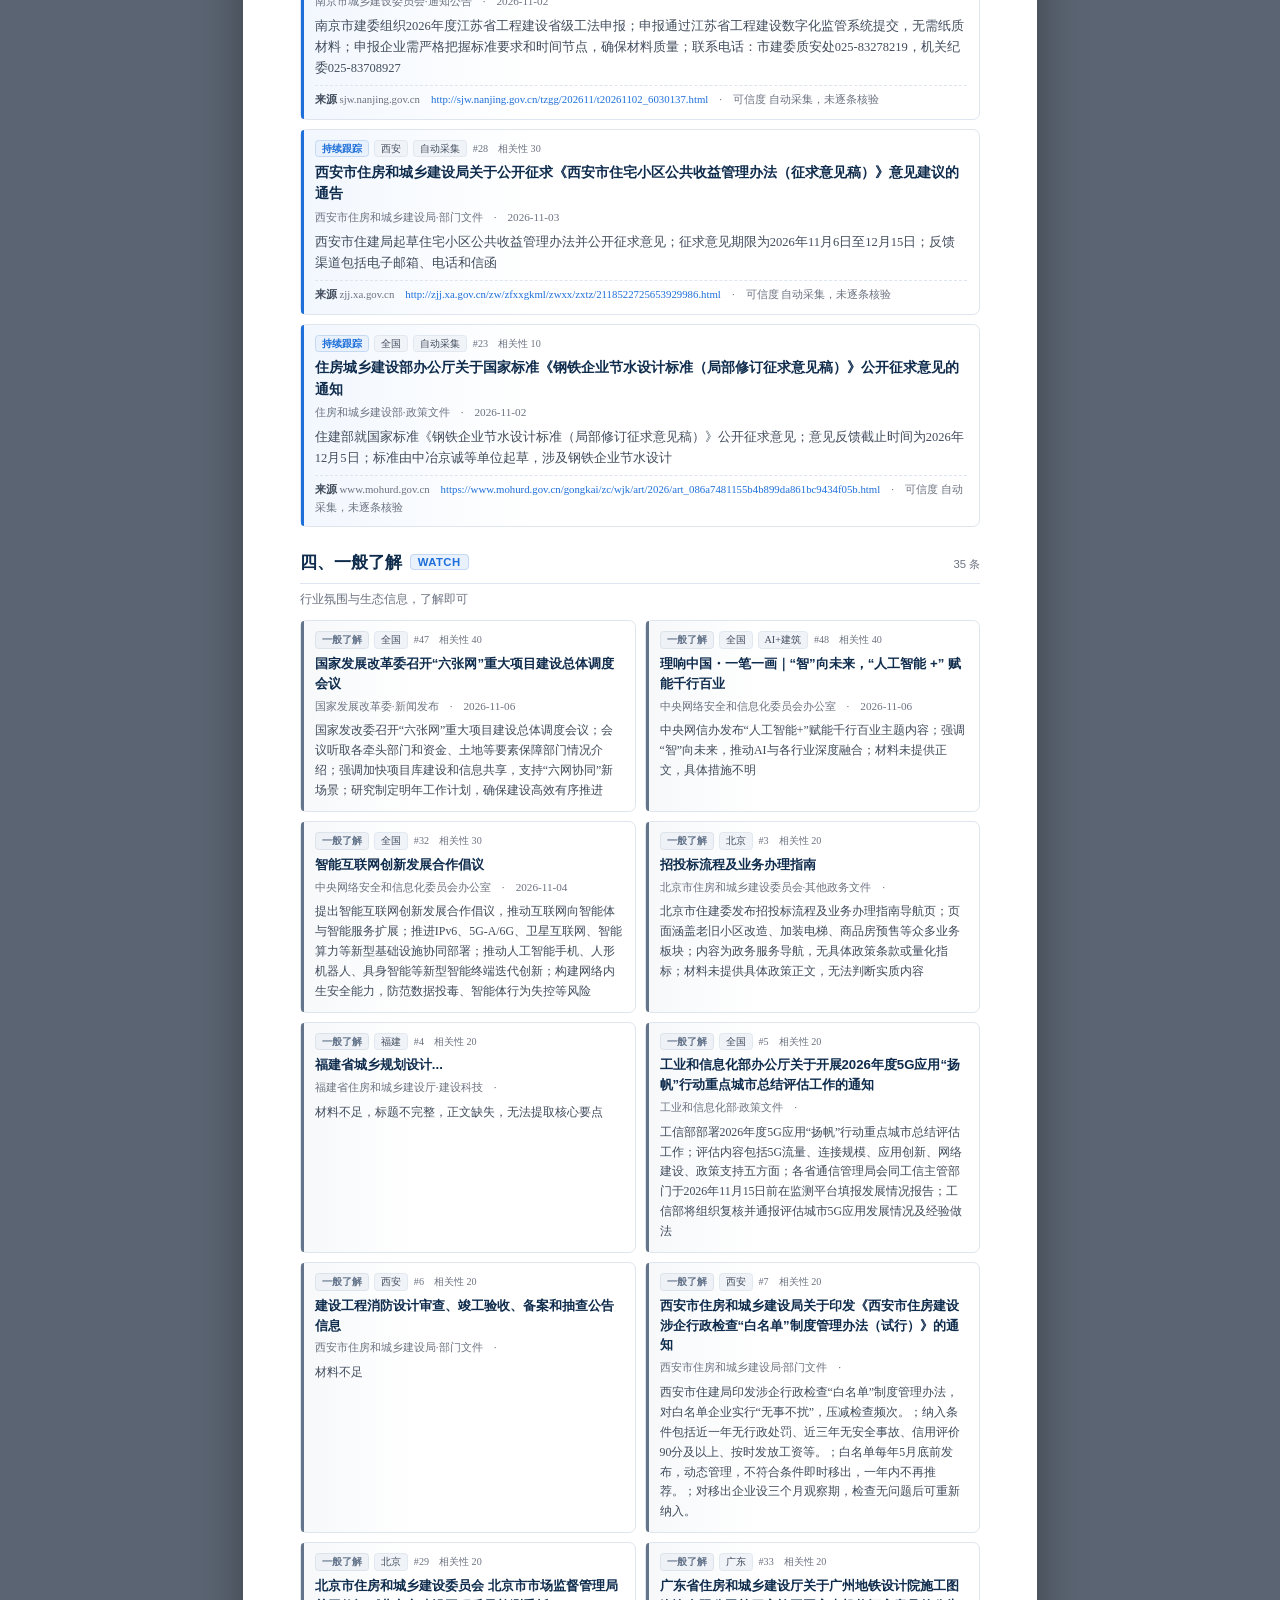
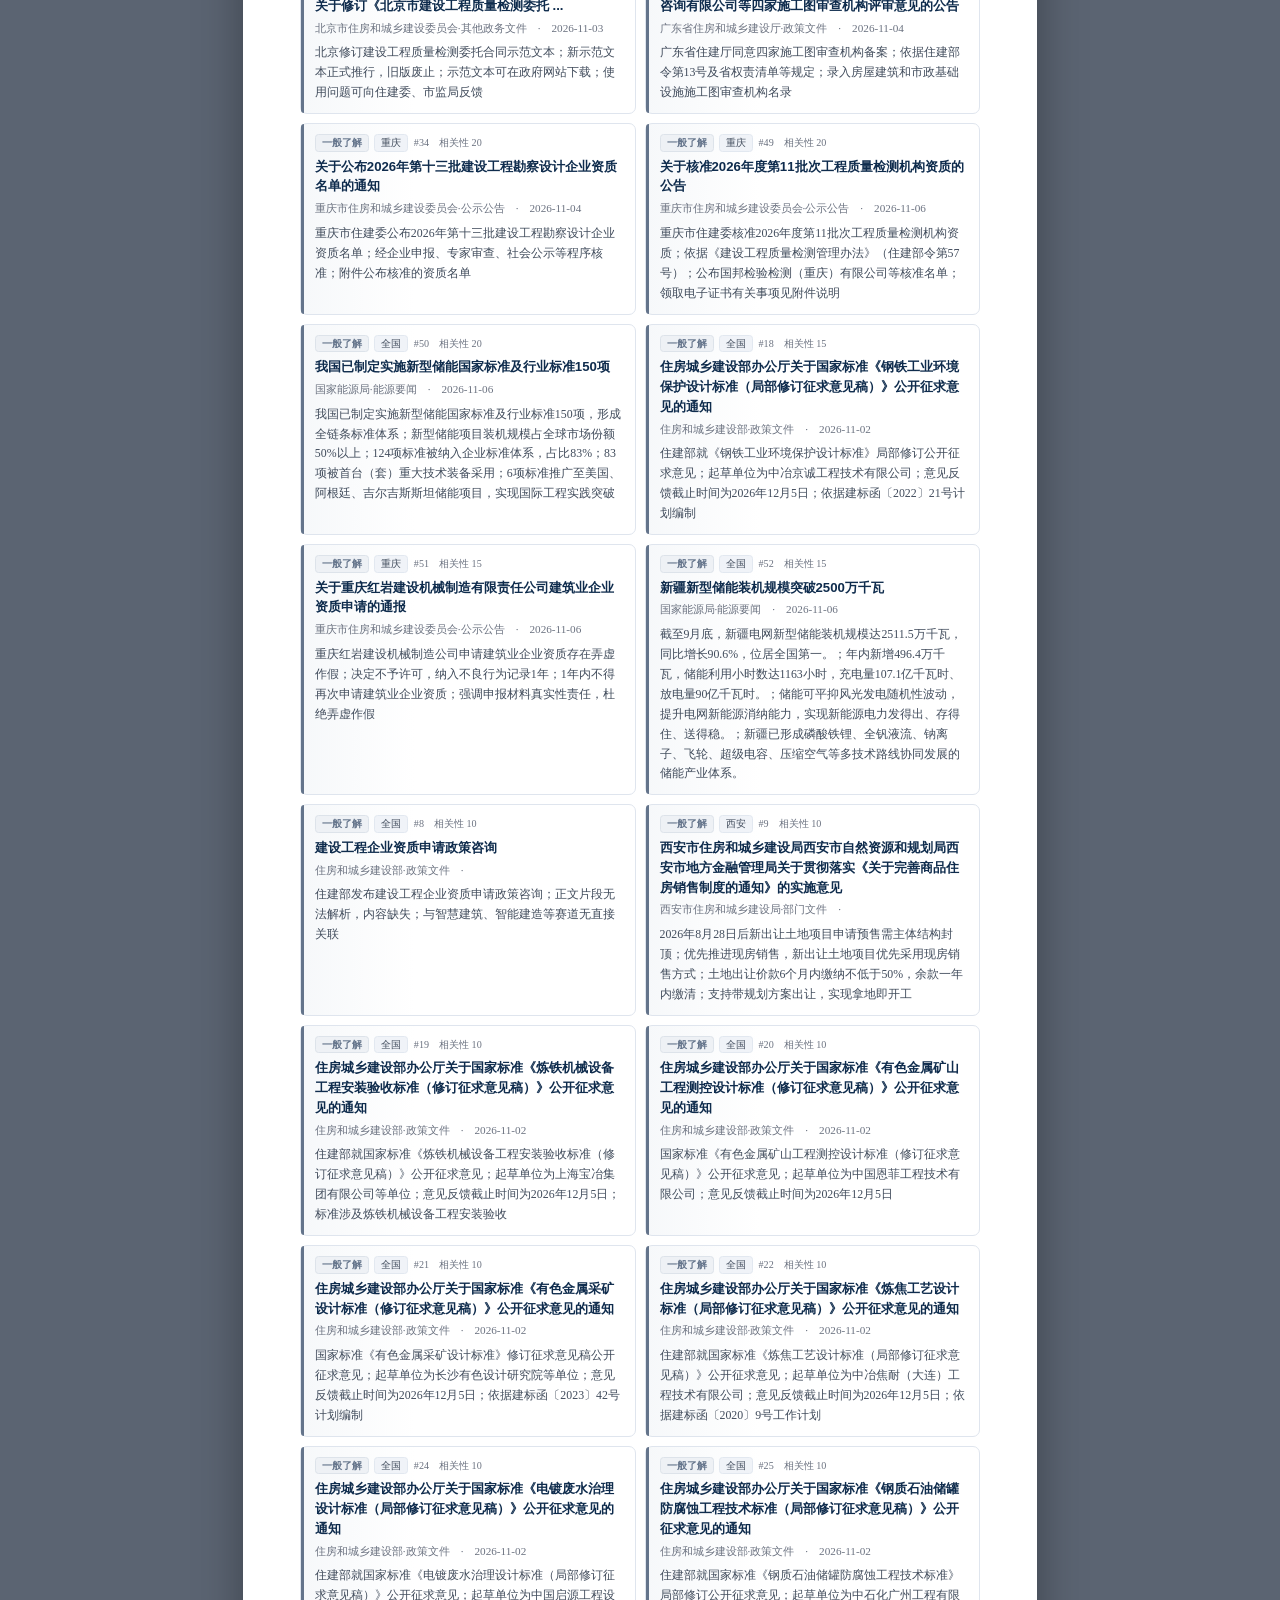
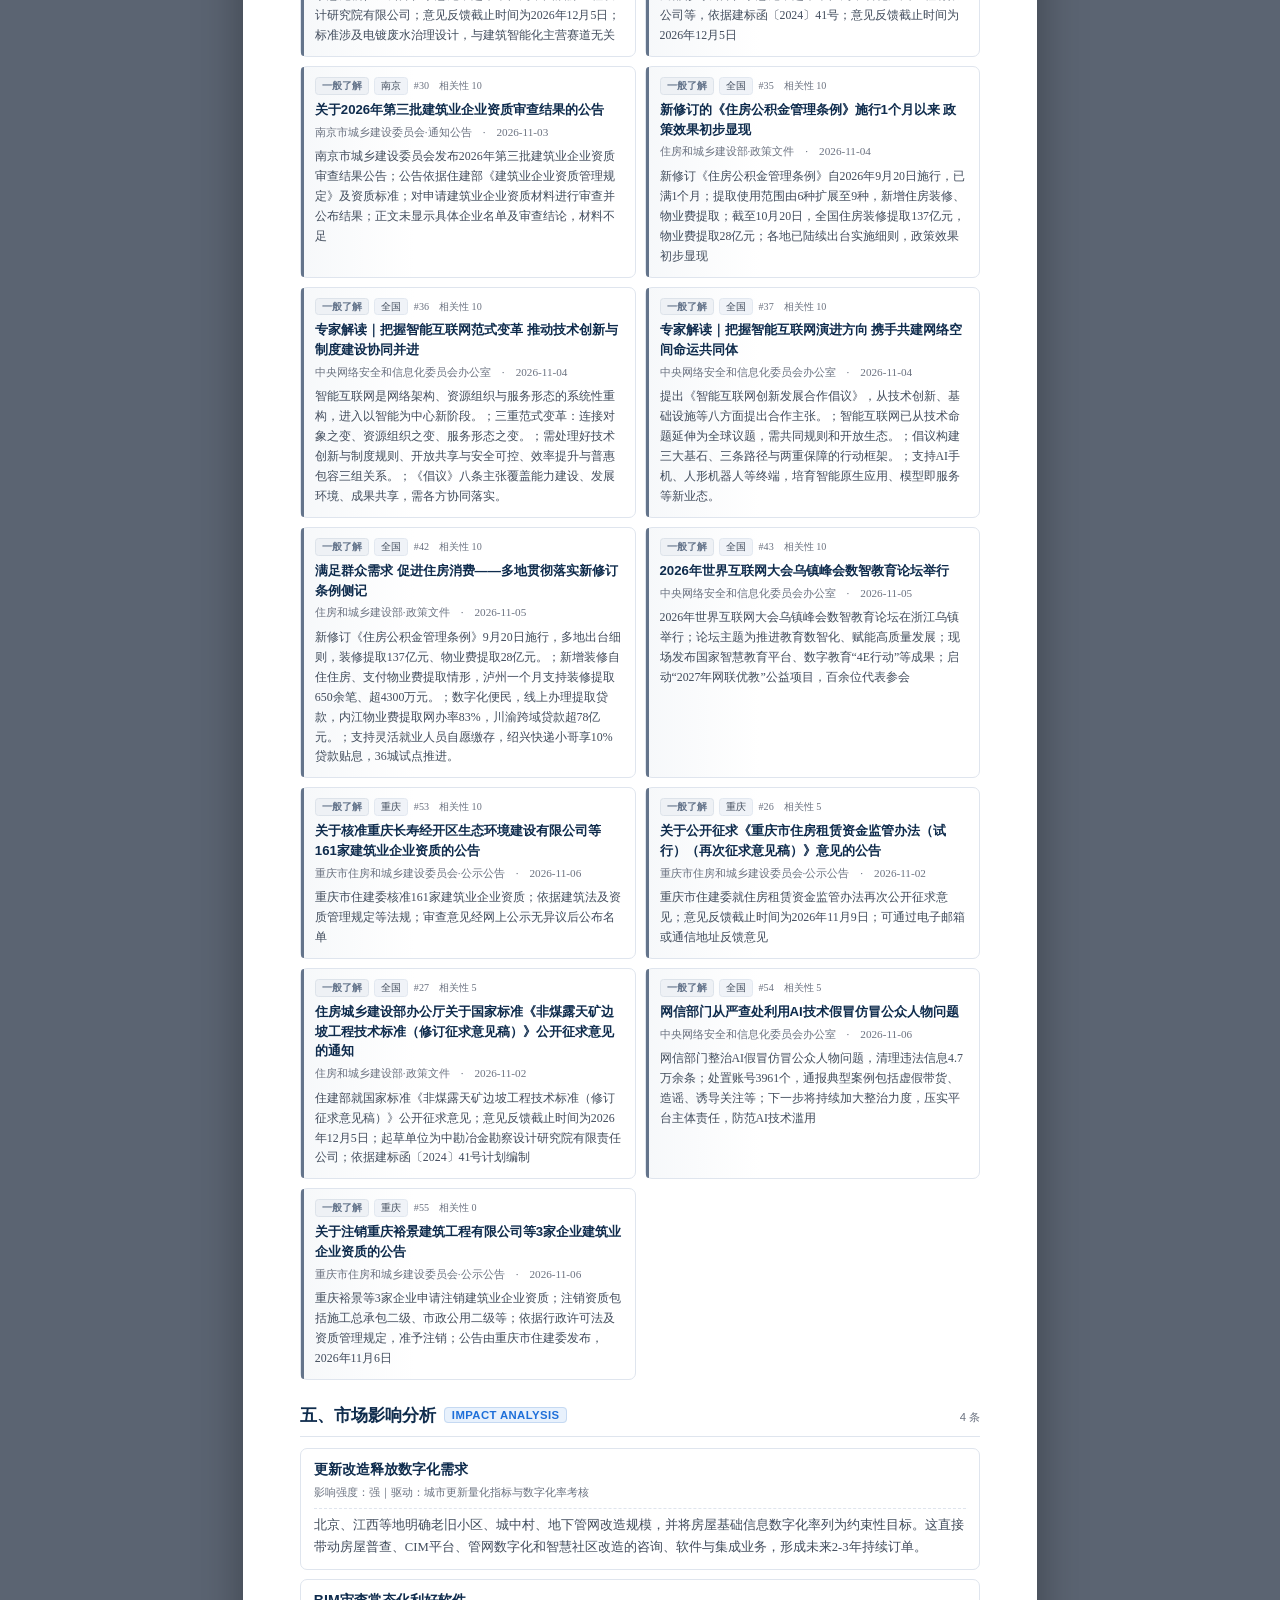
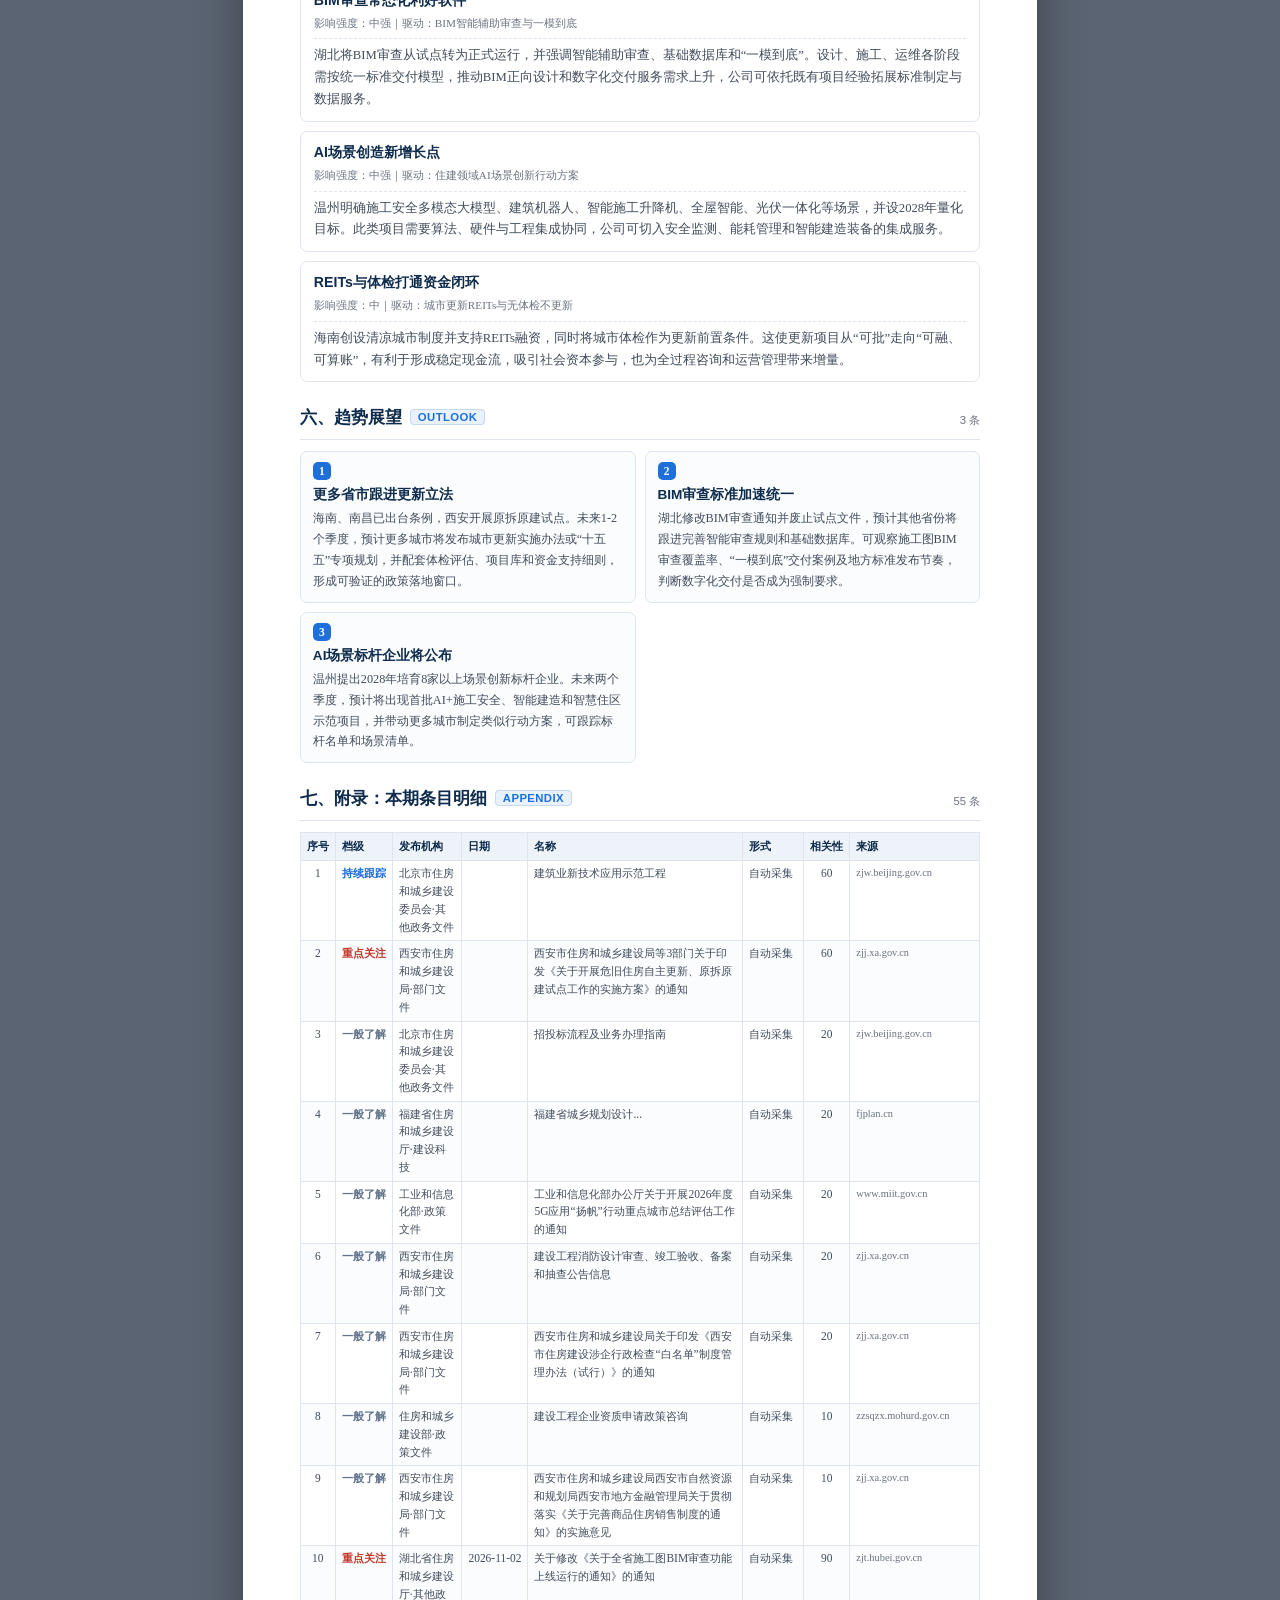
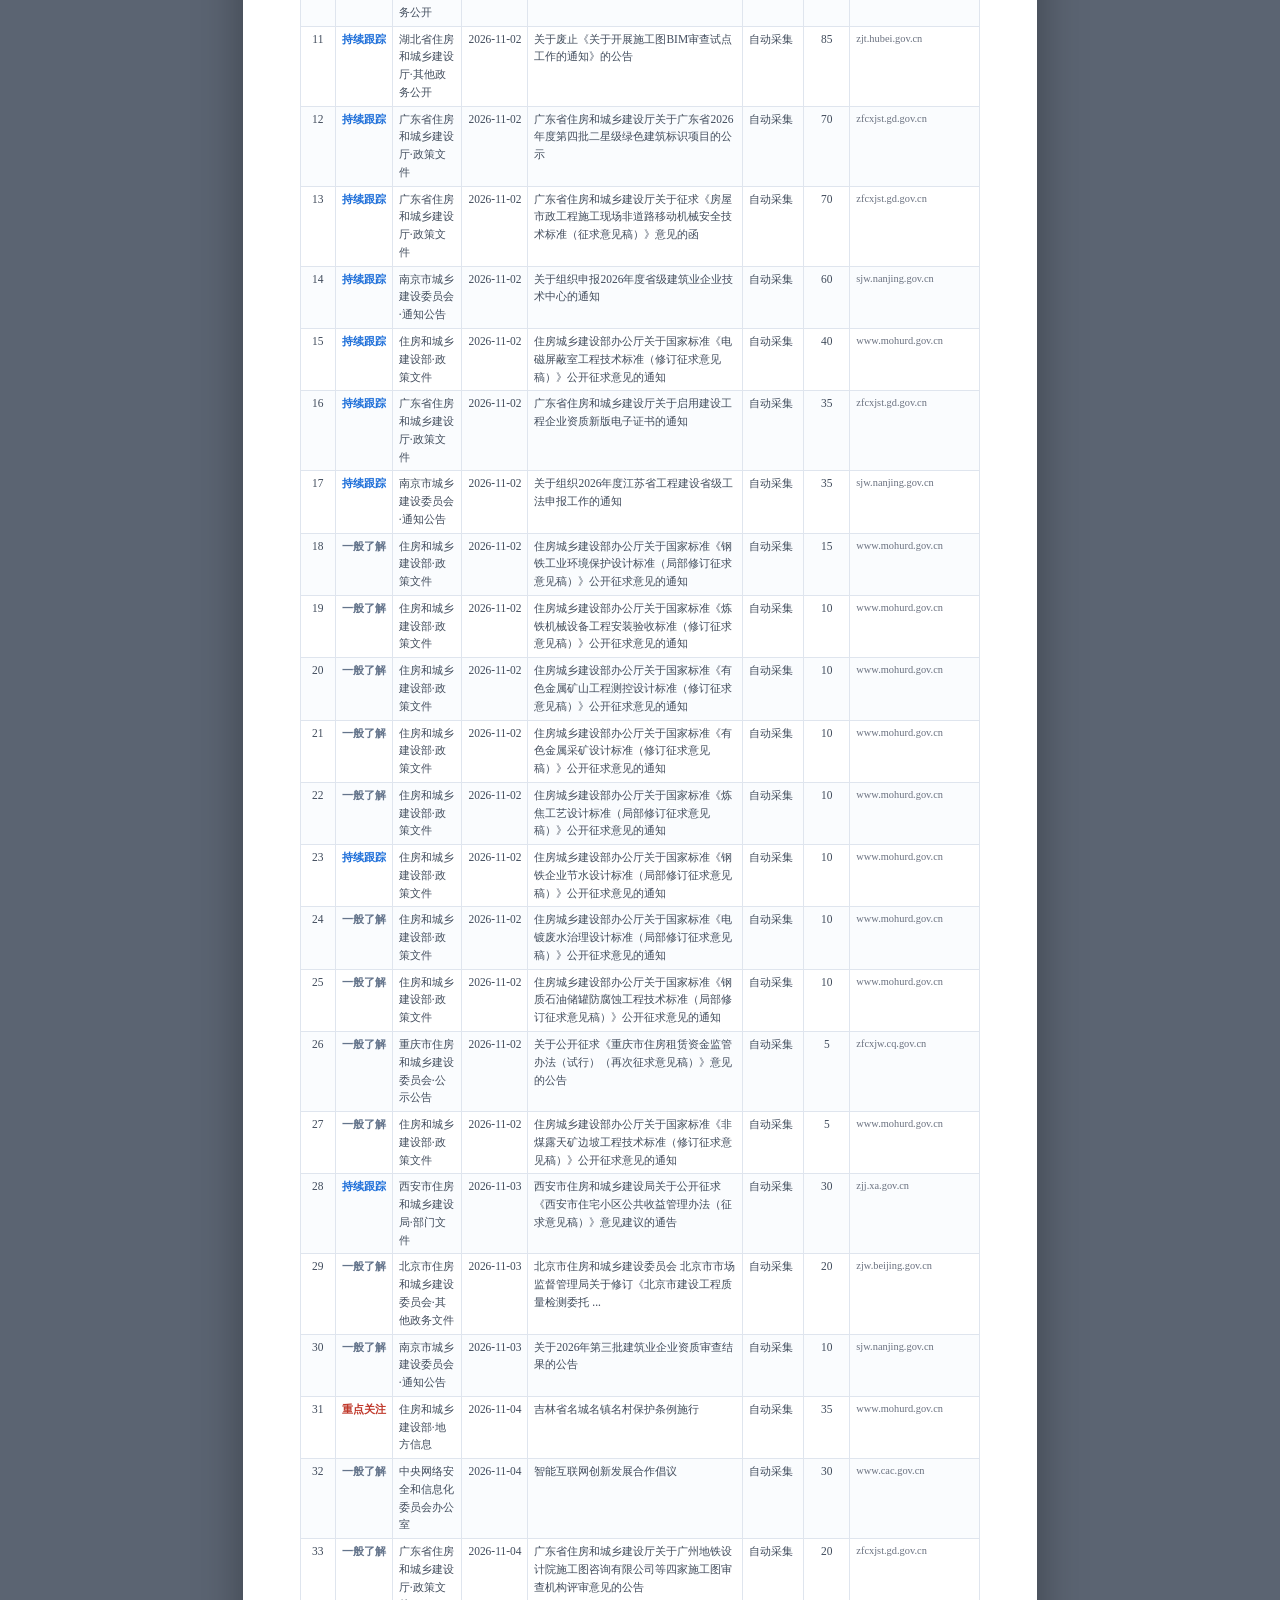
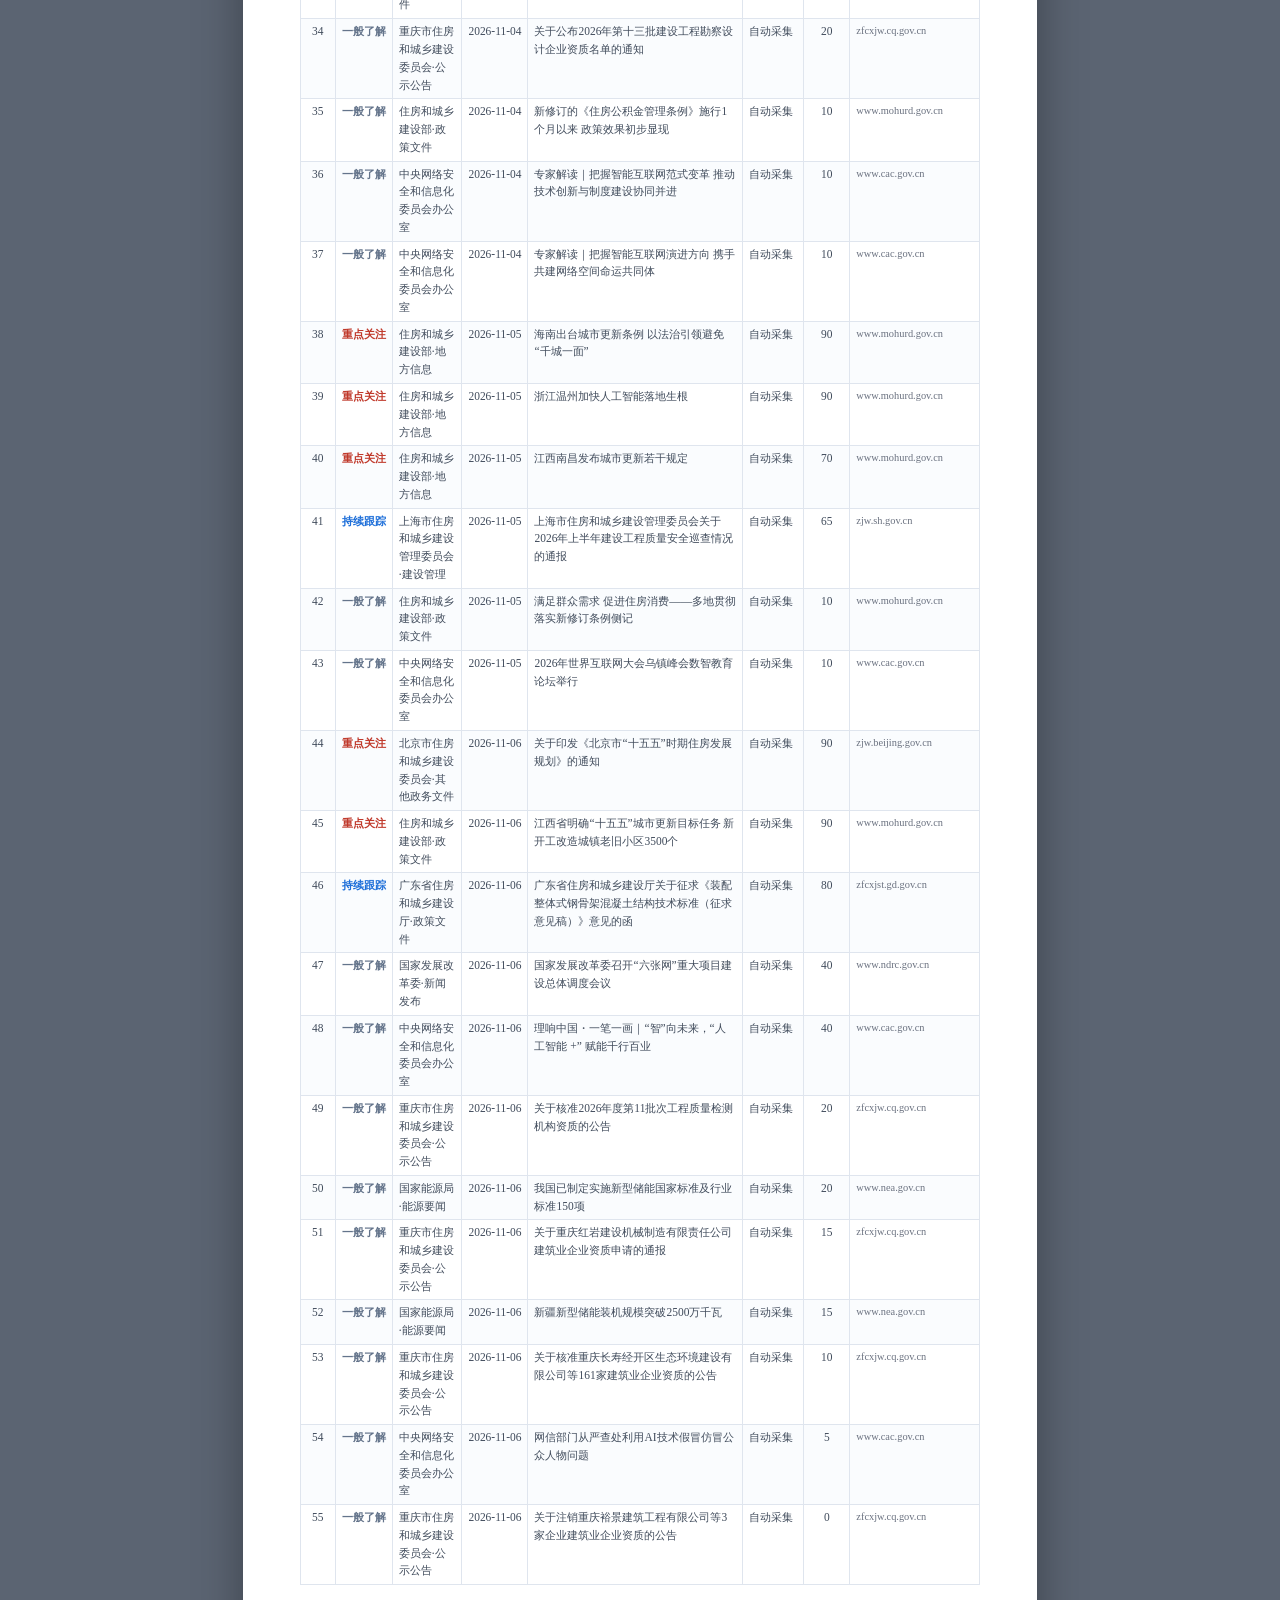
<file: export.html>
<!DOCTYPE html>
<html lang="zh-CN">
<head>
<meta charset="UTF-8">
<meta name="viewport" content="width=device-width, initial-scale=1.0">
<title>简报导出 · 建筑智能化市场洞察·政策情报分析</title>
<meta name="robots" content="noindex">
<link rel="icon" type="image/svg+xml" href="assets/img/favicon.svg">
<link rel="stylesheet" href="assets/css/a4.css">
</head>
<body class="a4-screen" data-page="export">

<div class="a4-stage">
  <div class="a4-tip" id="a4-tip">正在生成版式…</div>
  <div id="a4-root"><div class="a4-doc" style="padding:60px;text-align:center;color:#888">正在生成版式…</div></div>
</div>

<div class="a4-bar">
  <div class="bar-t">
    <img src="assets/img/logo.svg" alt="">
    <span id="a4-bar-t">简报导出<small id="a4-bar-s">正在生成…</small></span>
  </div>
  <button type="button" class="pri" data-act="pdf">下载 PDF</button>
  <button type="button" data-act="html">下载 HTML</button>
  <button type="button" data-act="print">打印</button>
  <a class="b" href="briefs.html">← 返回归档</a>
</div>

<script src="assets/data/site-data.js"></script>
<!-- 导出版式样式与内联徽标（构建产物，源：assets/css/a4.css + assets/img/logo.svg） -->
<script src="assets/data/a4-assets.js"></script>
<script src="assets/js/export.js"></script>
</body>
</html>
</file>
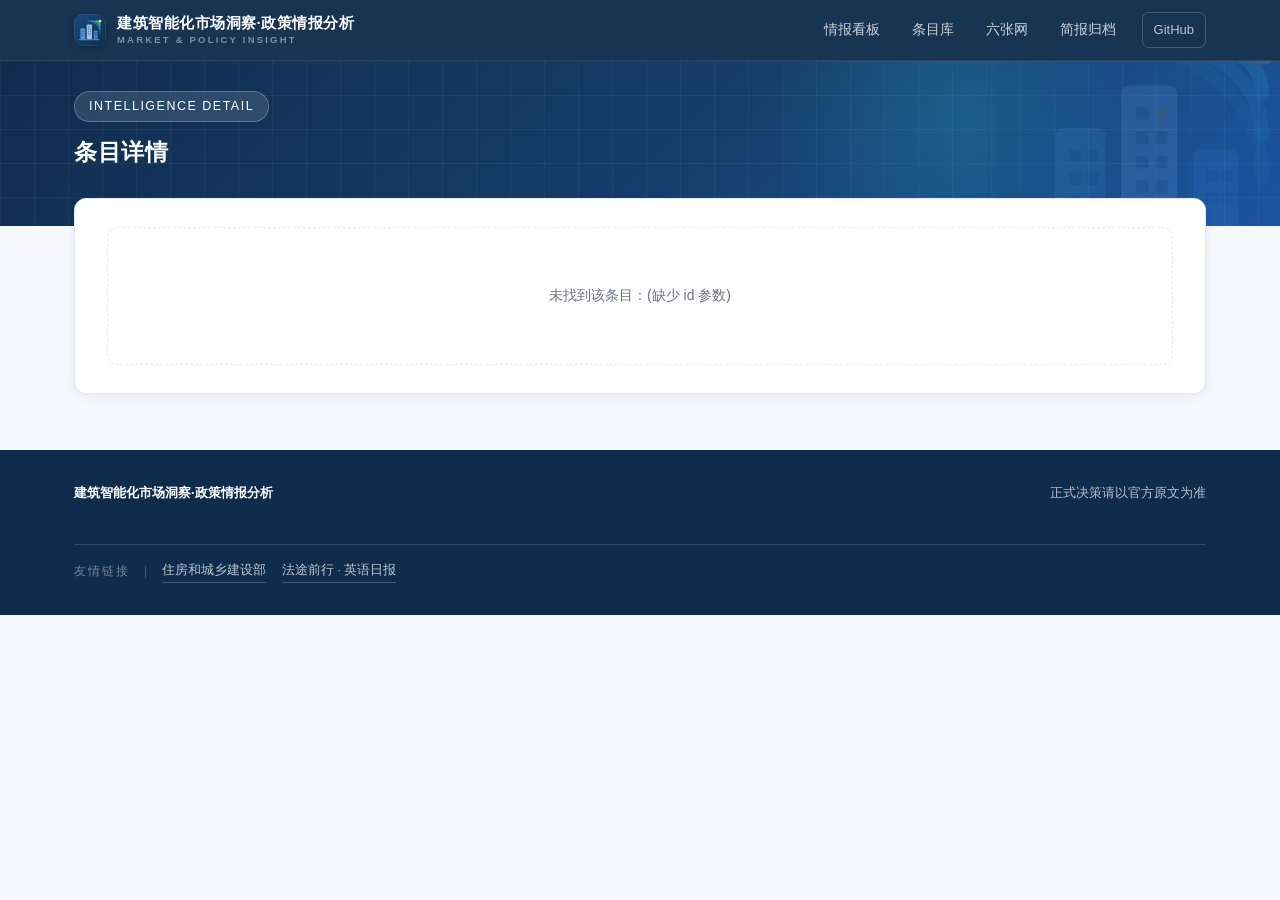
<file: item.html>
<!DOCTYPE html>
<html lang="zh-CN">
<head>
<meta charset="UTF-8">
<meta name="viewport" content="width=device-width, initial-scale=1.0">
<title>条目详情 · 建筑智能化市场洞察·政策情报分析</title>
<link rel="icon" type="image/svg+xml" href="assets/img/favicon.svg">
<link rel="stylesheet" href="assets/css/style.css">
</head>
<body data-page="item">

<nav class="nav">
  <div class="wrap">
    <a class="brand" href="index.html"><img class="logo" src="assets/img/logo.svg" alt="政策情报分析徽标"><span class="brand-t">建筑智能化市场洞察·政策情报分析<i>MARKET &amp; POLICY INSIGHT</i></span></a>
    <a class="link" href="index.html">情报看板</a>
    <a class="link" href="items.html">条目库</a>
    <a class="link" href="six-networks.html">六张网</a>
    <a class="link" href="briefs.html">简报归档</a>
    <a class="gh" href="https://github.com/Bossquare/policy-intel" target="_blank" rel="noopener">GitHub</a>
  </div>
</nav>

<header class="hero" style="padding:30px 0 46px">
  <div class="wrap">
    <span class="tag">INTELLIGENCE DETAIL</span>
    <h1 style="font-size:23px">条目详情</h1>
  </div>
</header>

<main class="wrap">
  <div class="detail" id="detail"><div class="loading">加载中…</div></div>
</main>

<footer class="foot">
  <div class="wrap">
    <div><b>建筑智能化市场洞察·政策情报分析</b></div>
    <div>正式决策请以官方原文为准</div>
    <div class="foot-links">
      <span class="fl-label">友情链接</span>
      <a href="https://www.mohurd.gov.cn/" target="_blank" rel="noopener">住房和城乡建设部</a>
      <a href="https://thejourneyoflaw.github.io/daily-english/" target="_blank" rel="noopener">法途前行 · 英语日报</a>
    </div>
  </div>
</footer>

<script src="assets/data/site-data.js"></script>
<script src="assets/js/app.js"></script>
</body>
</html>
</file>
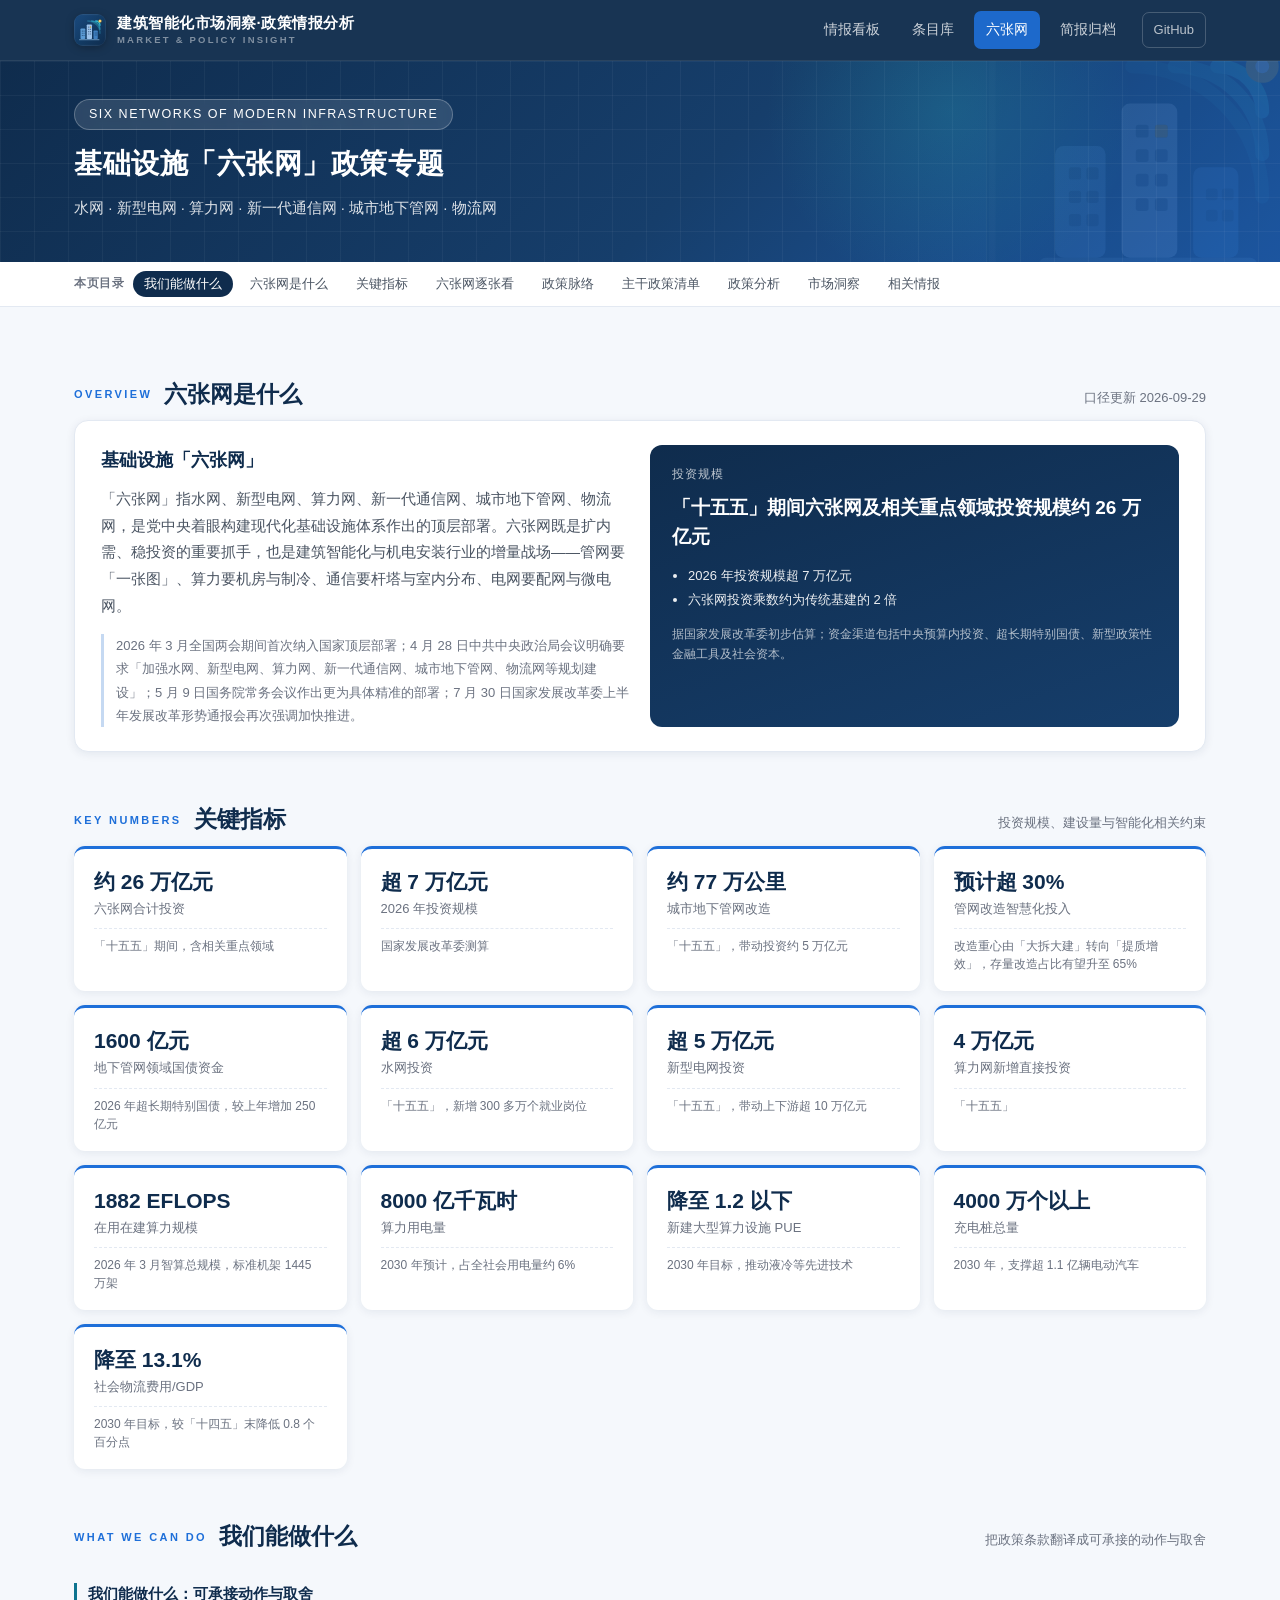
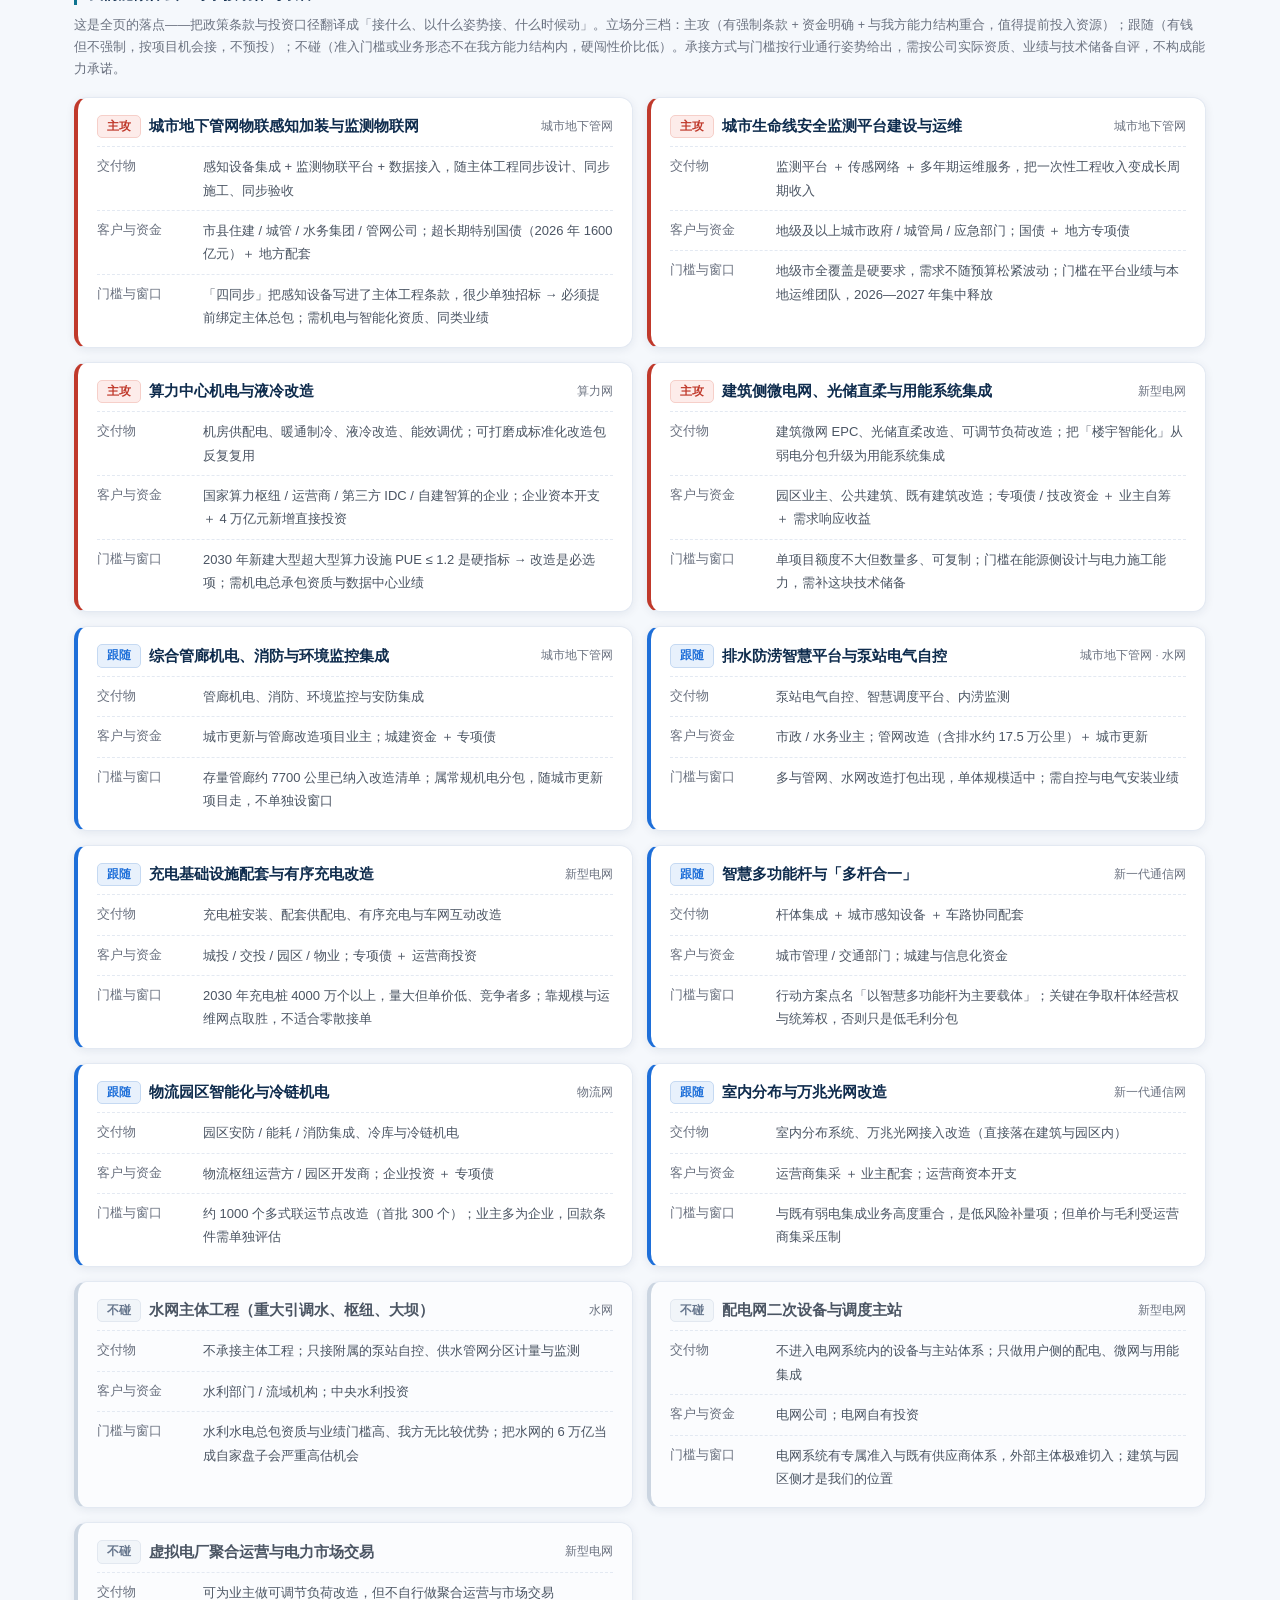
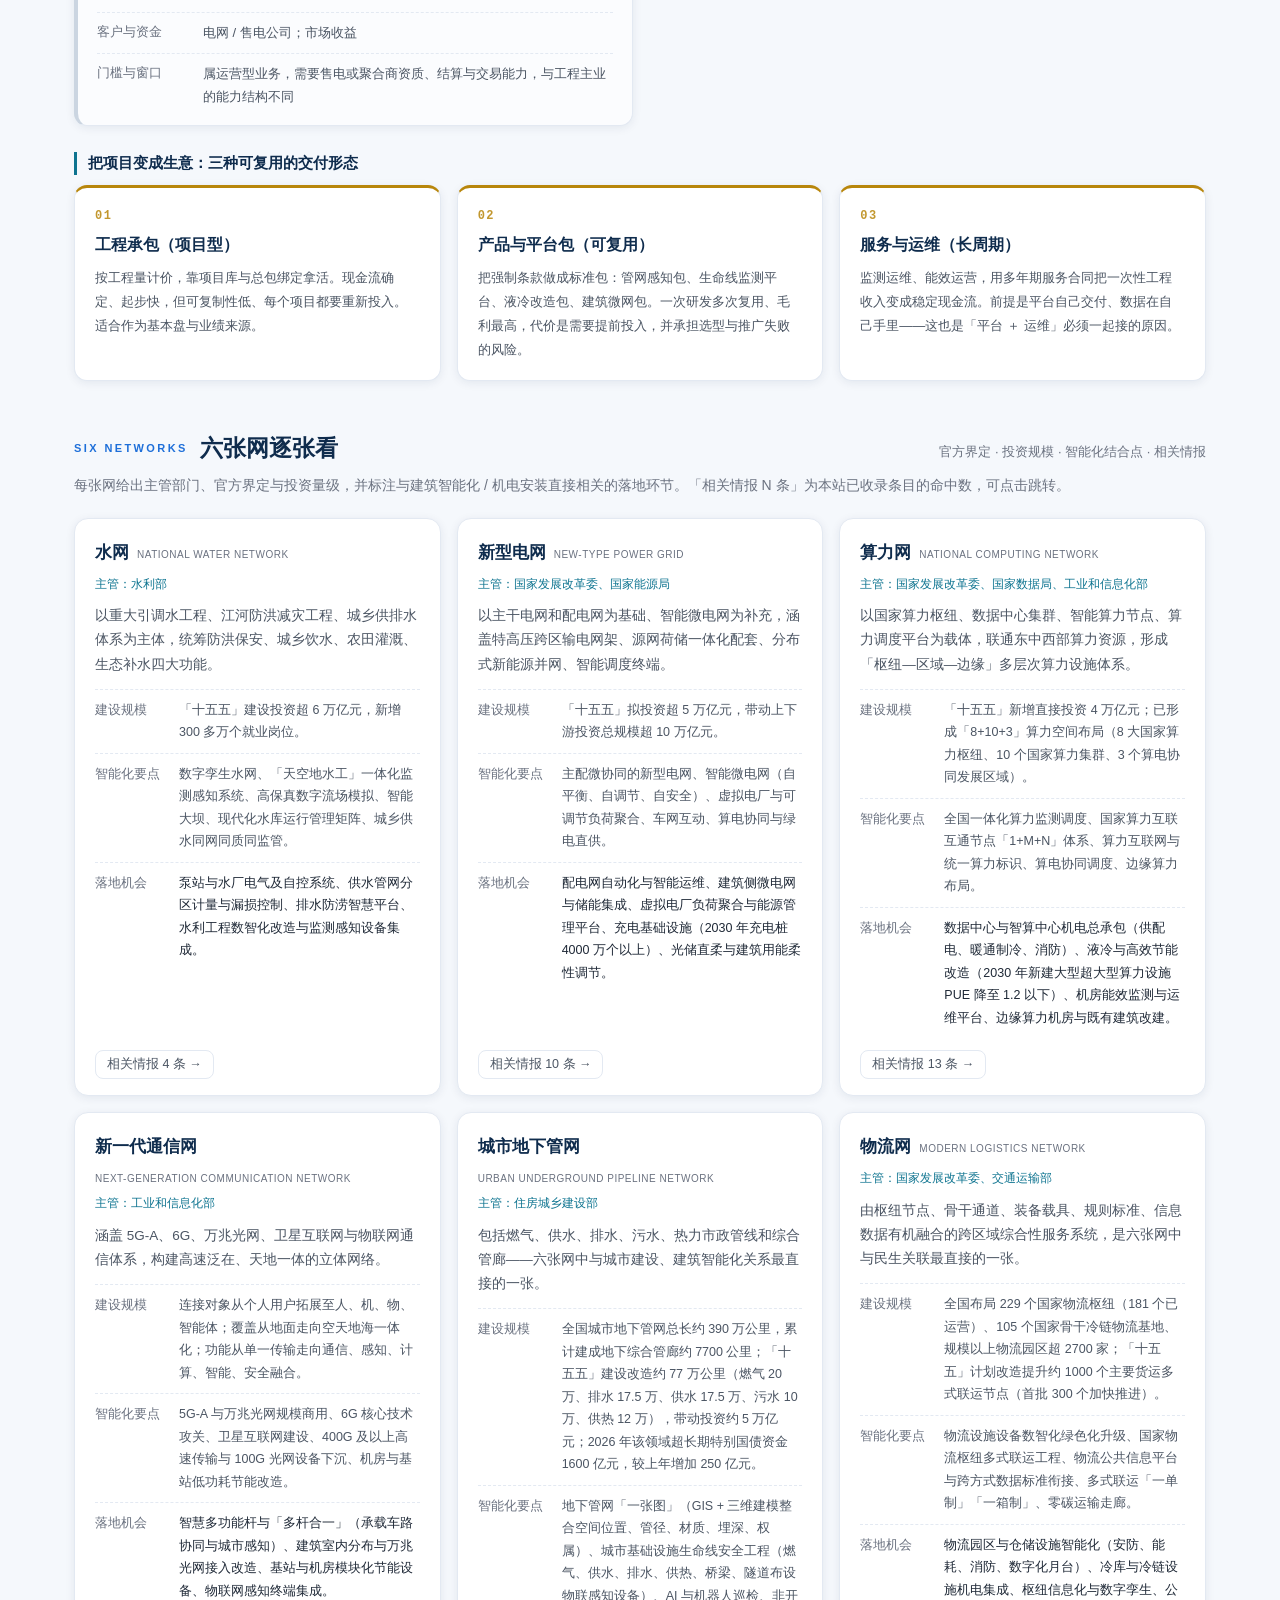
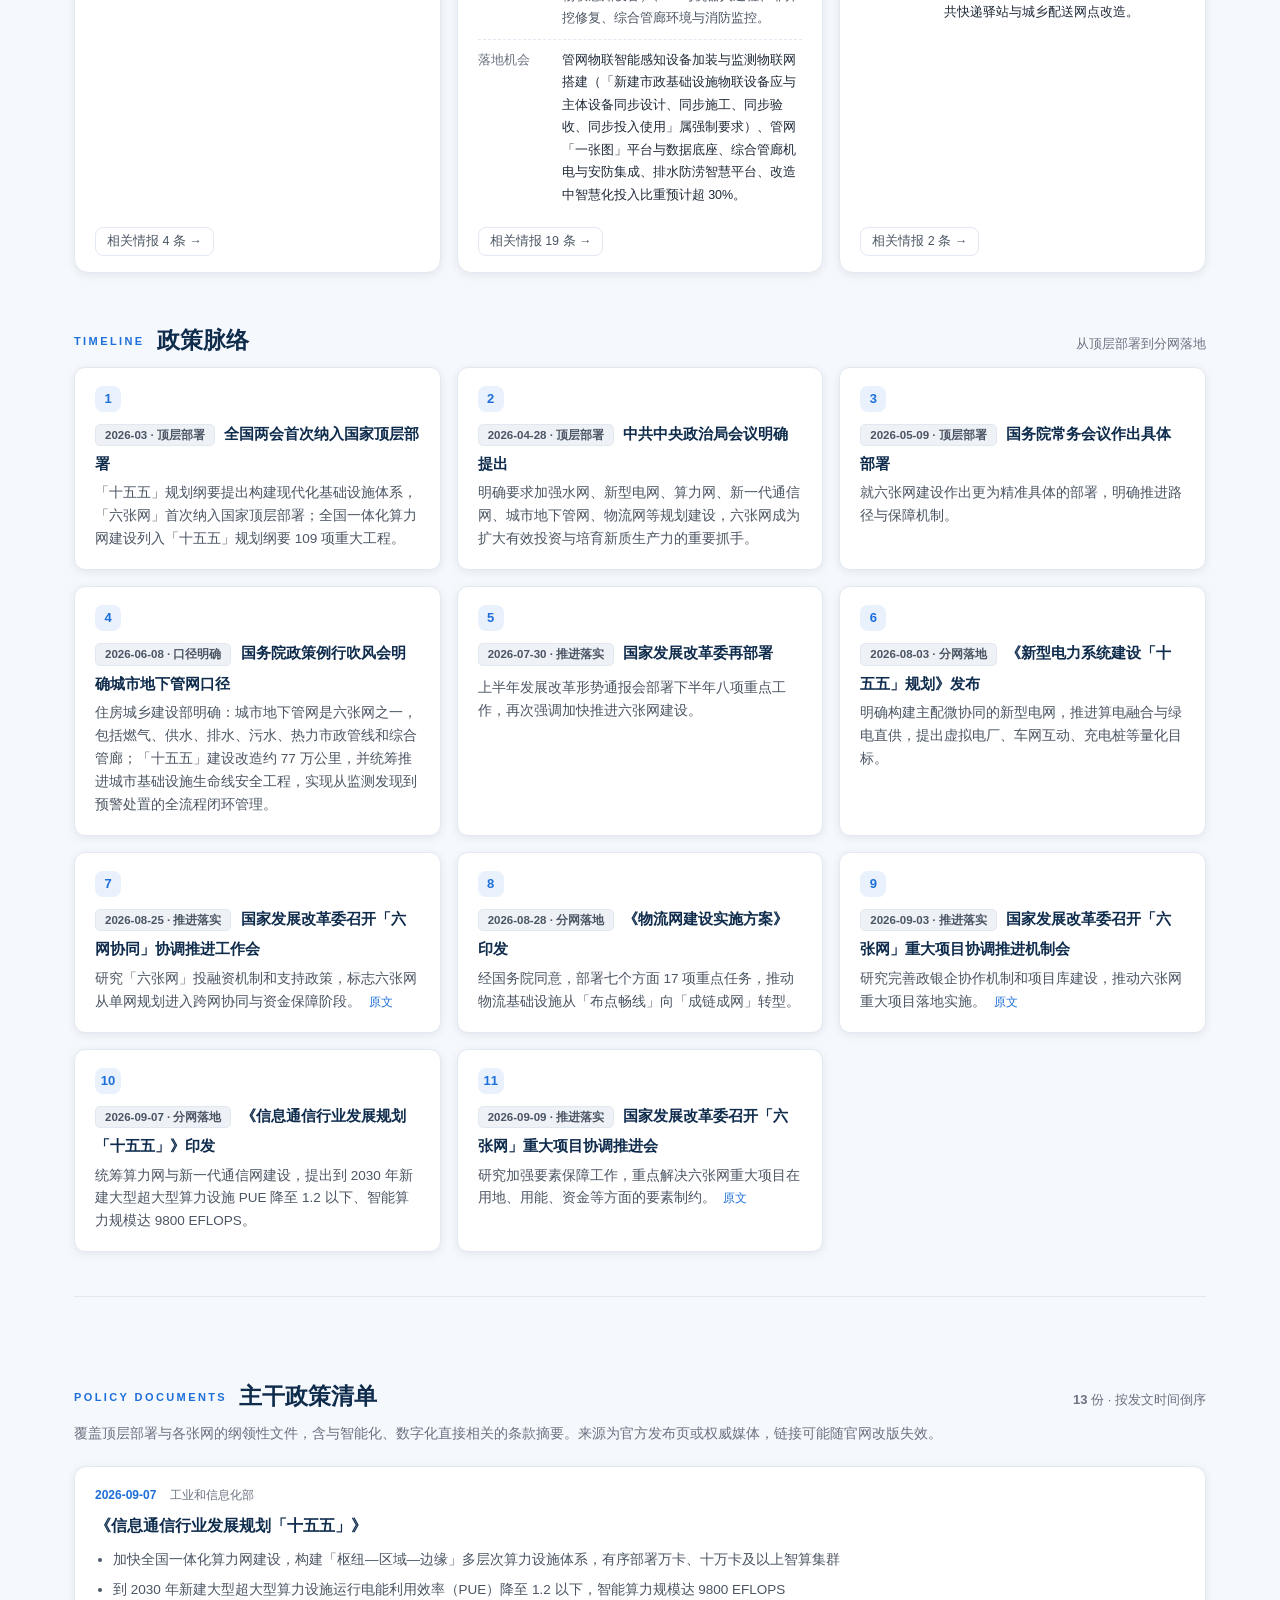
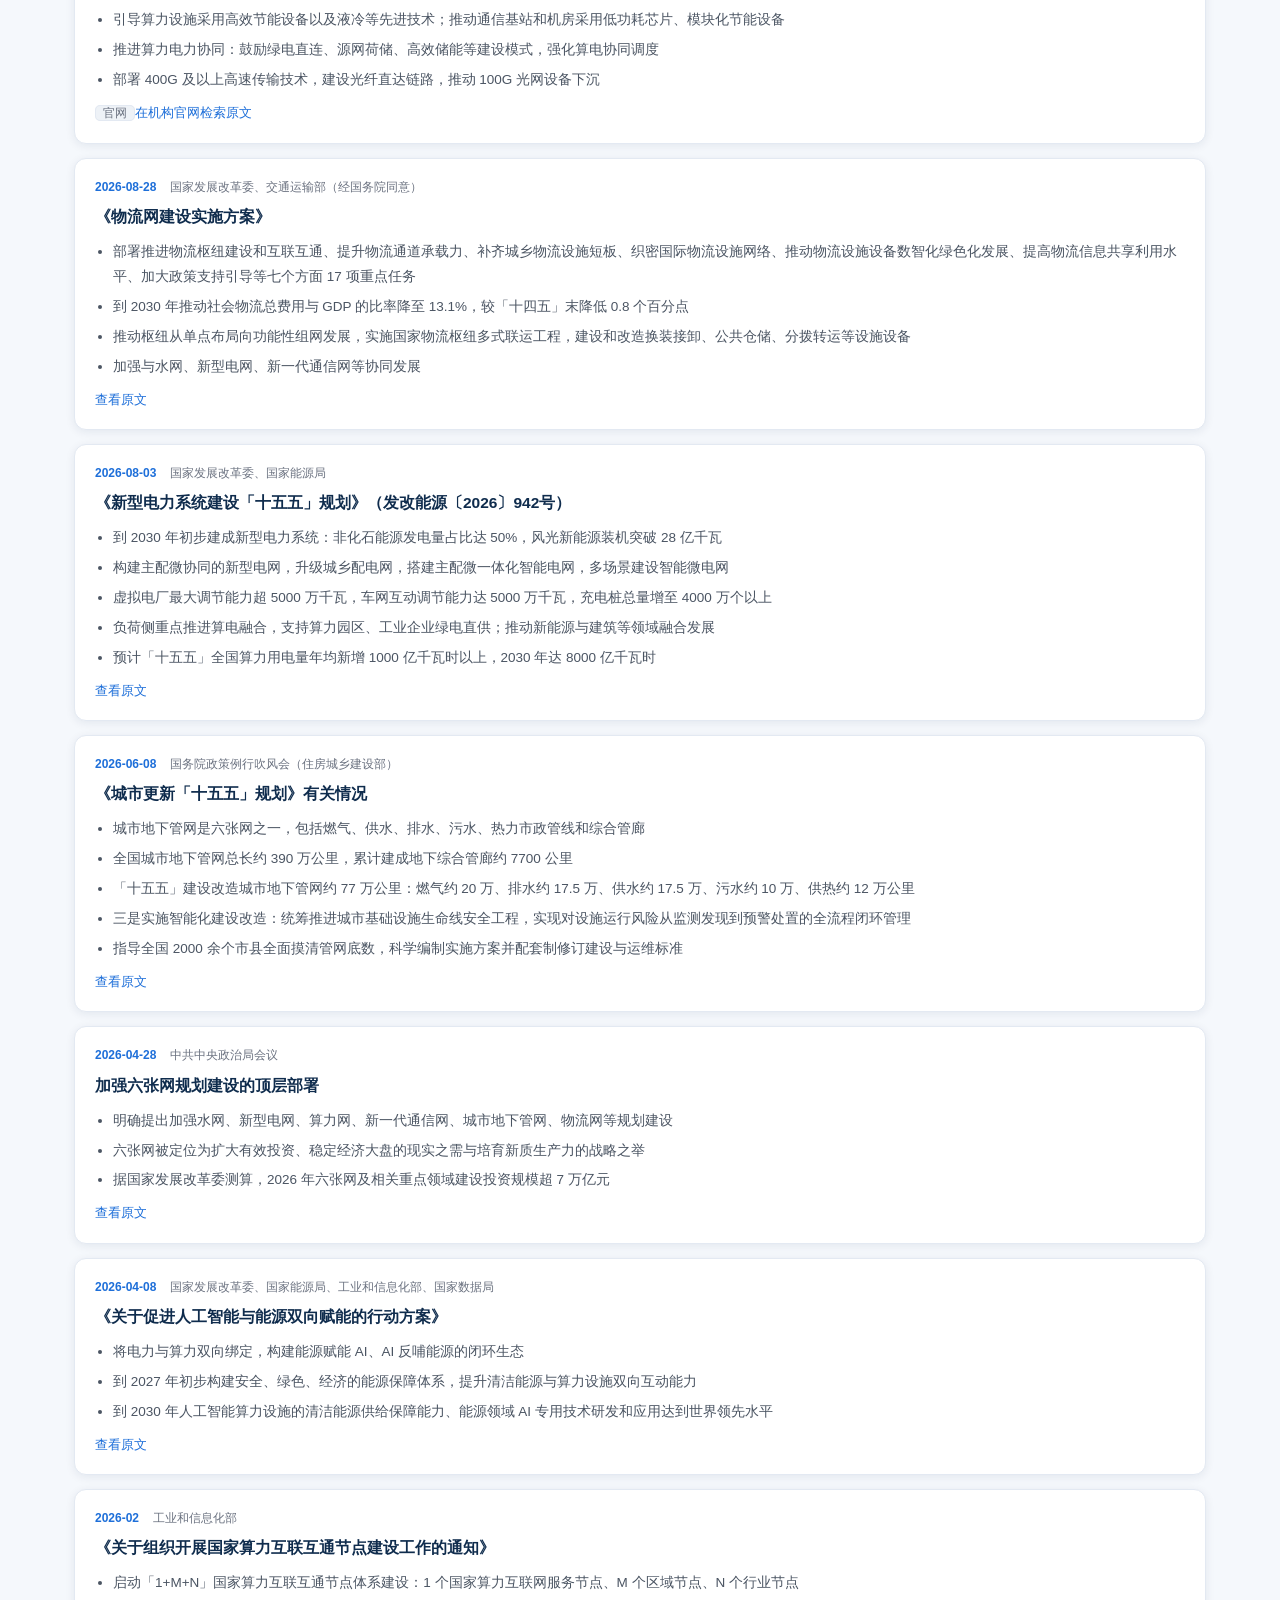
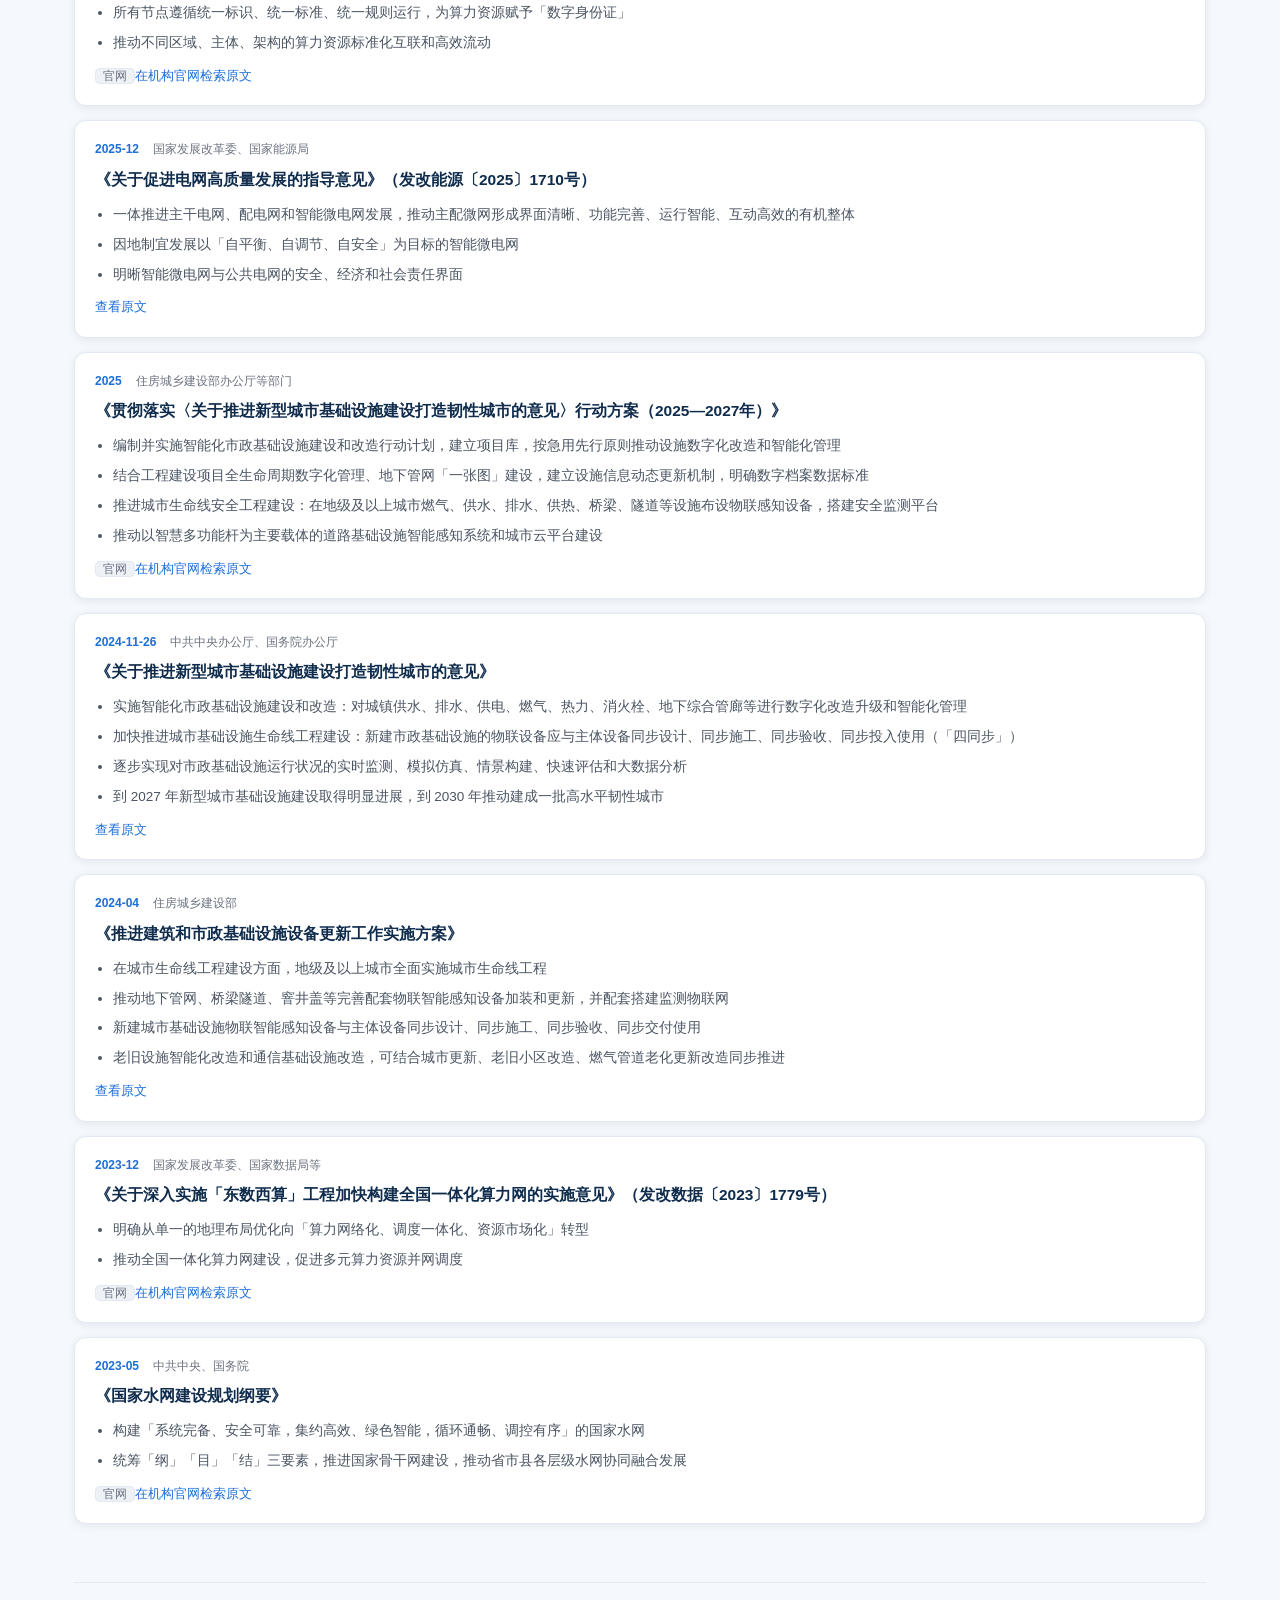
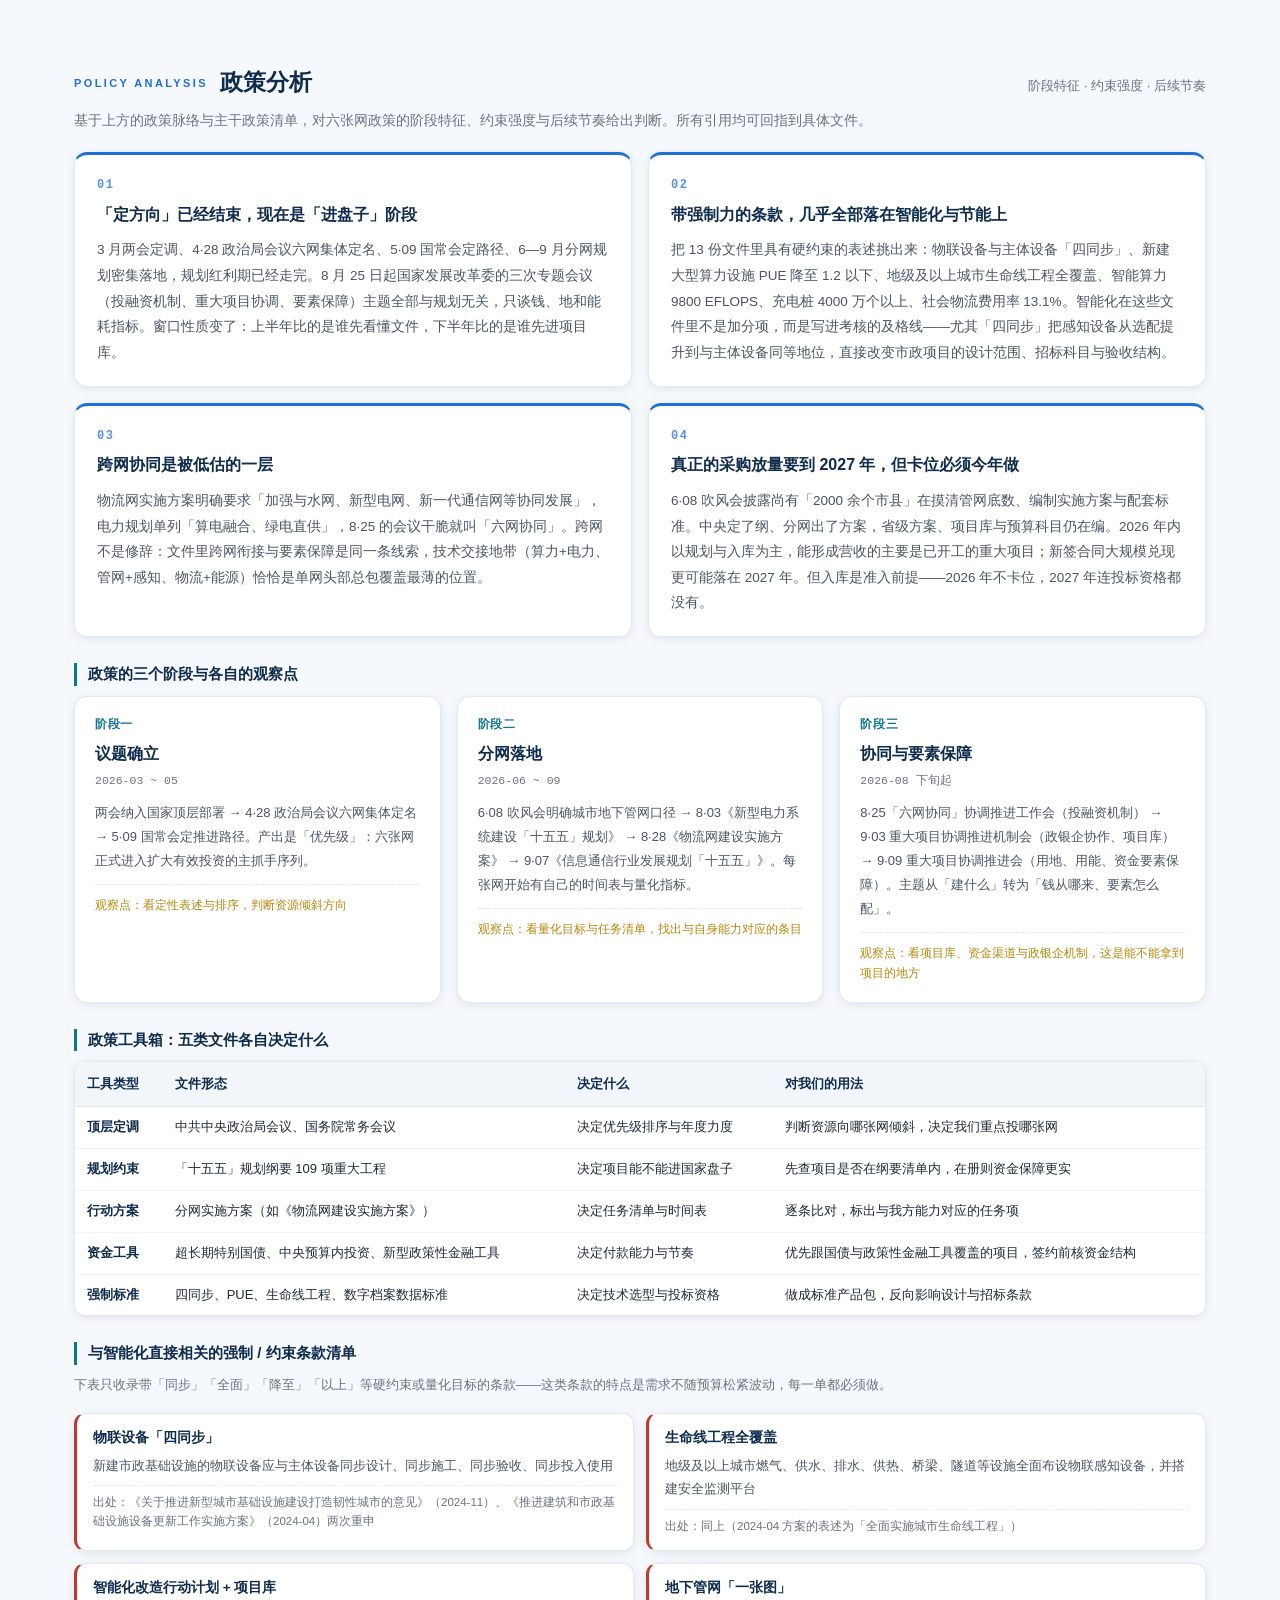
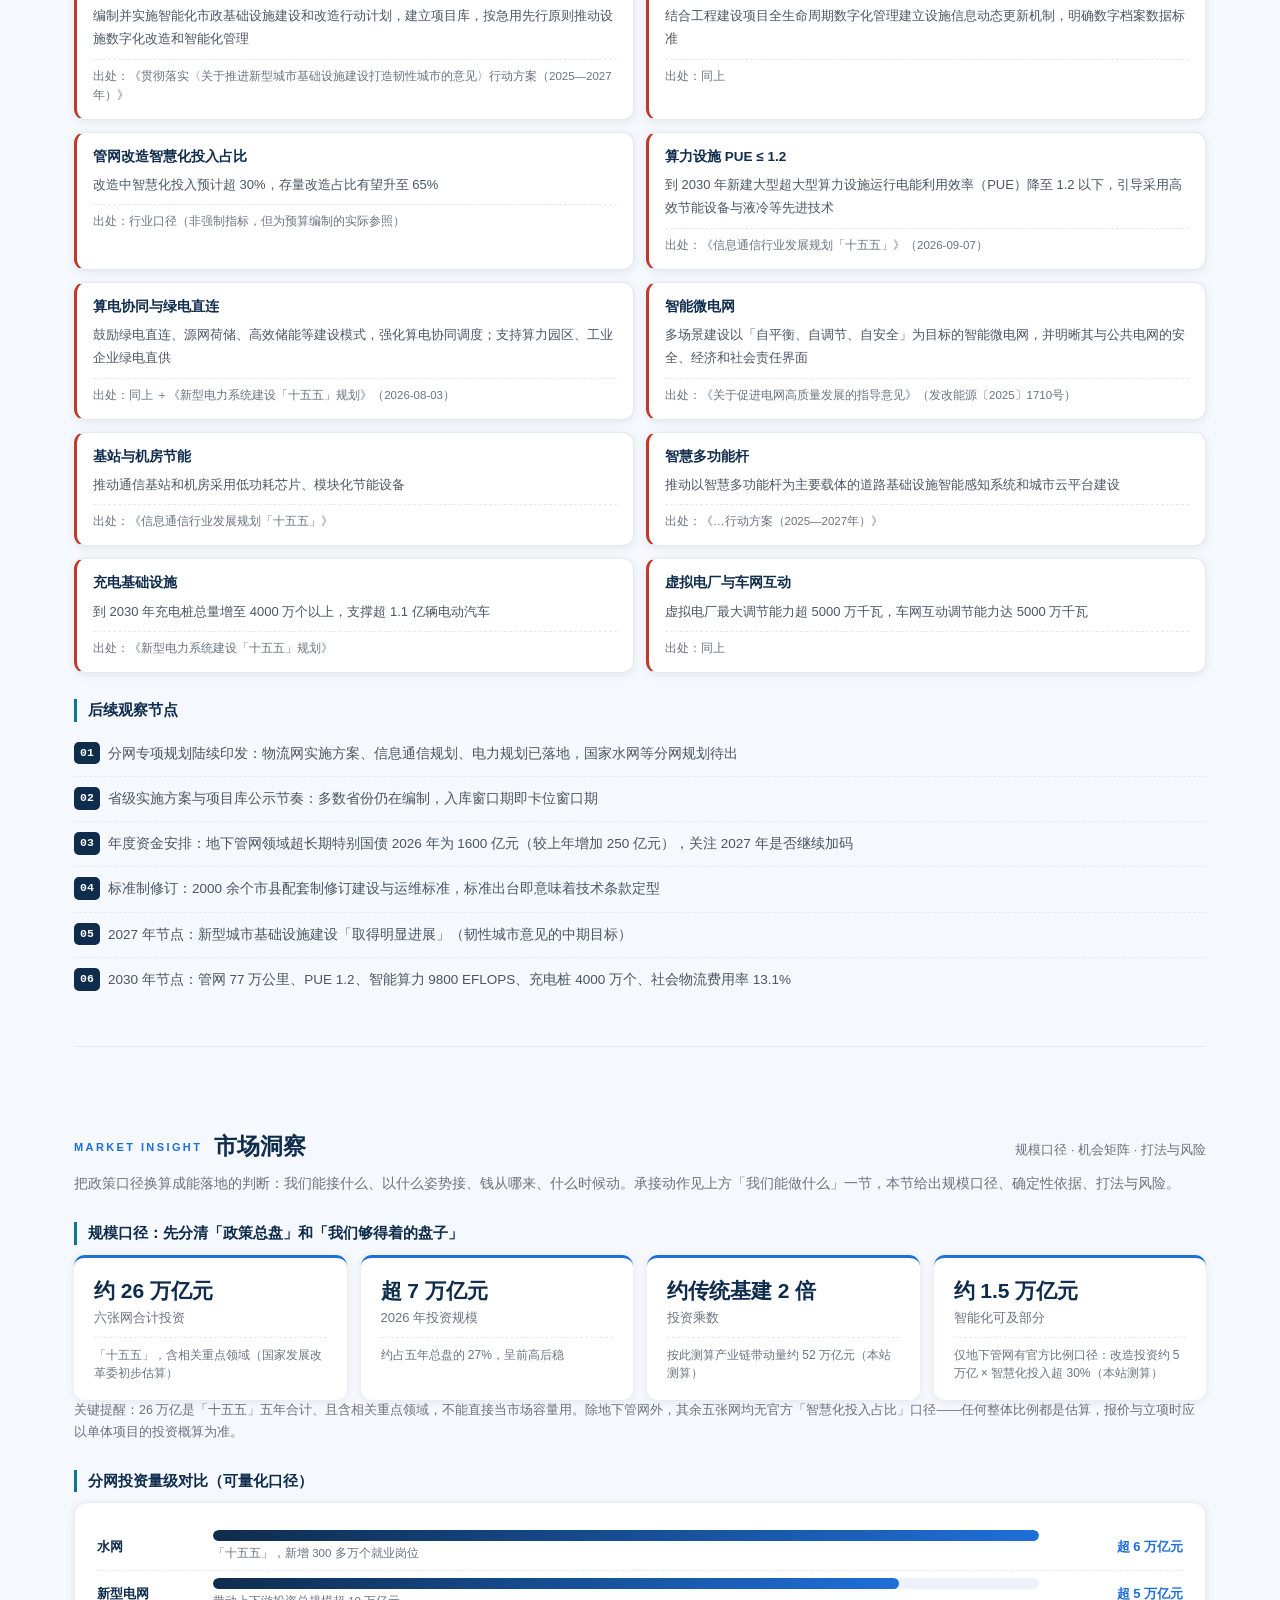
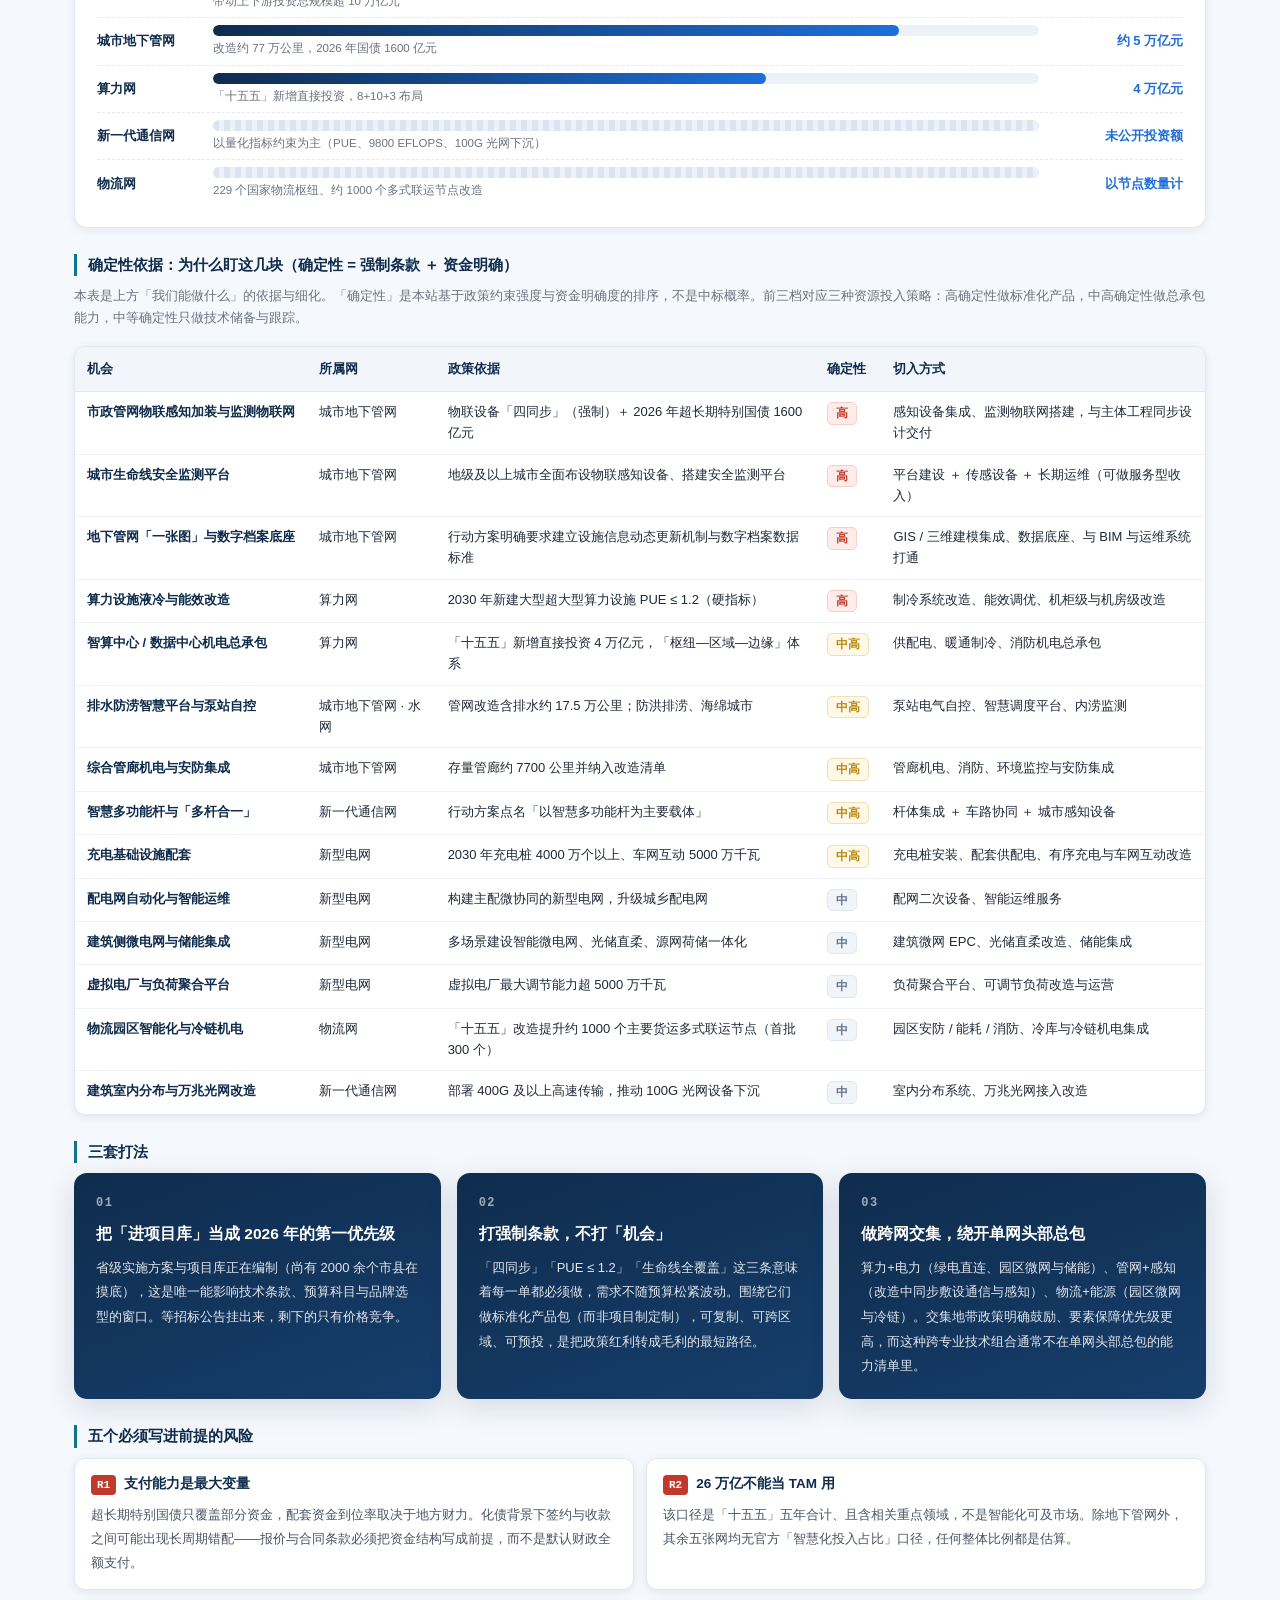
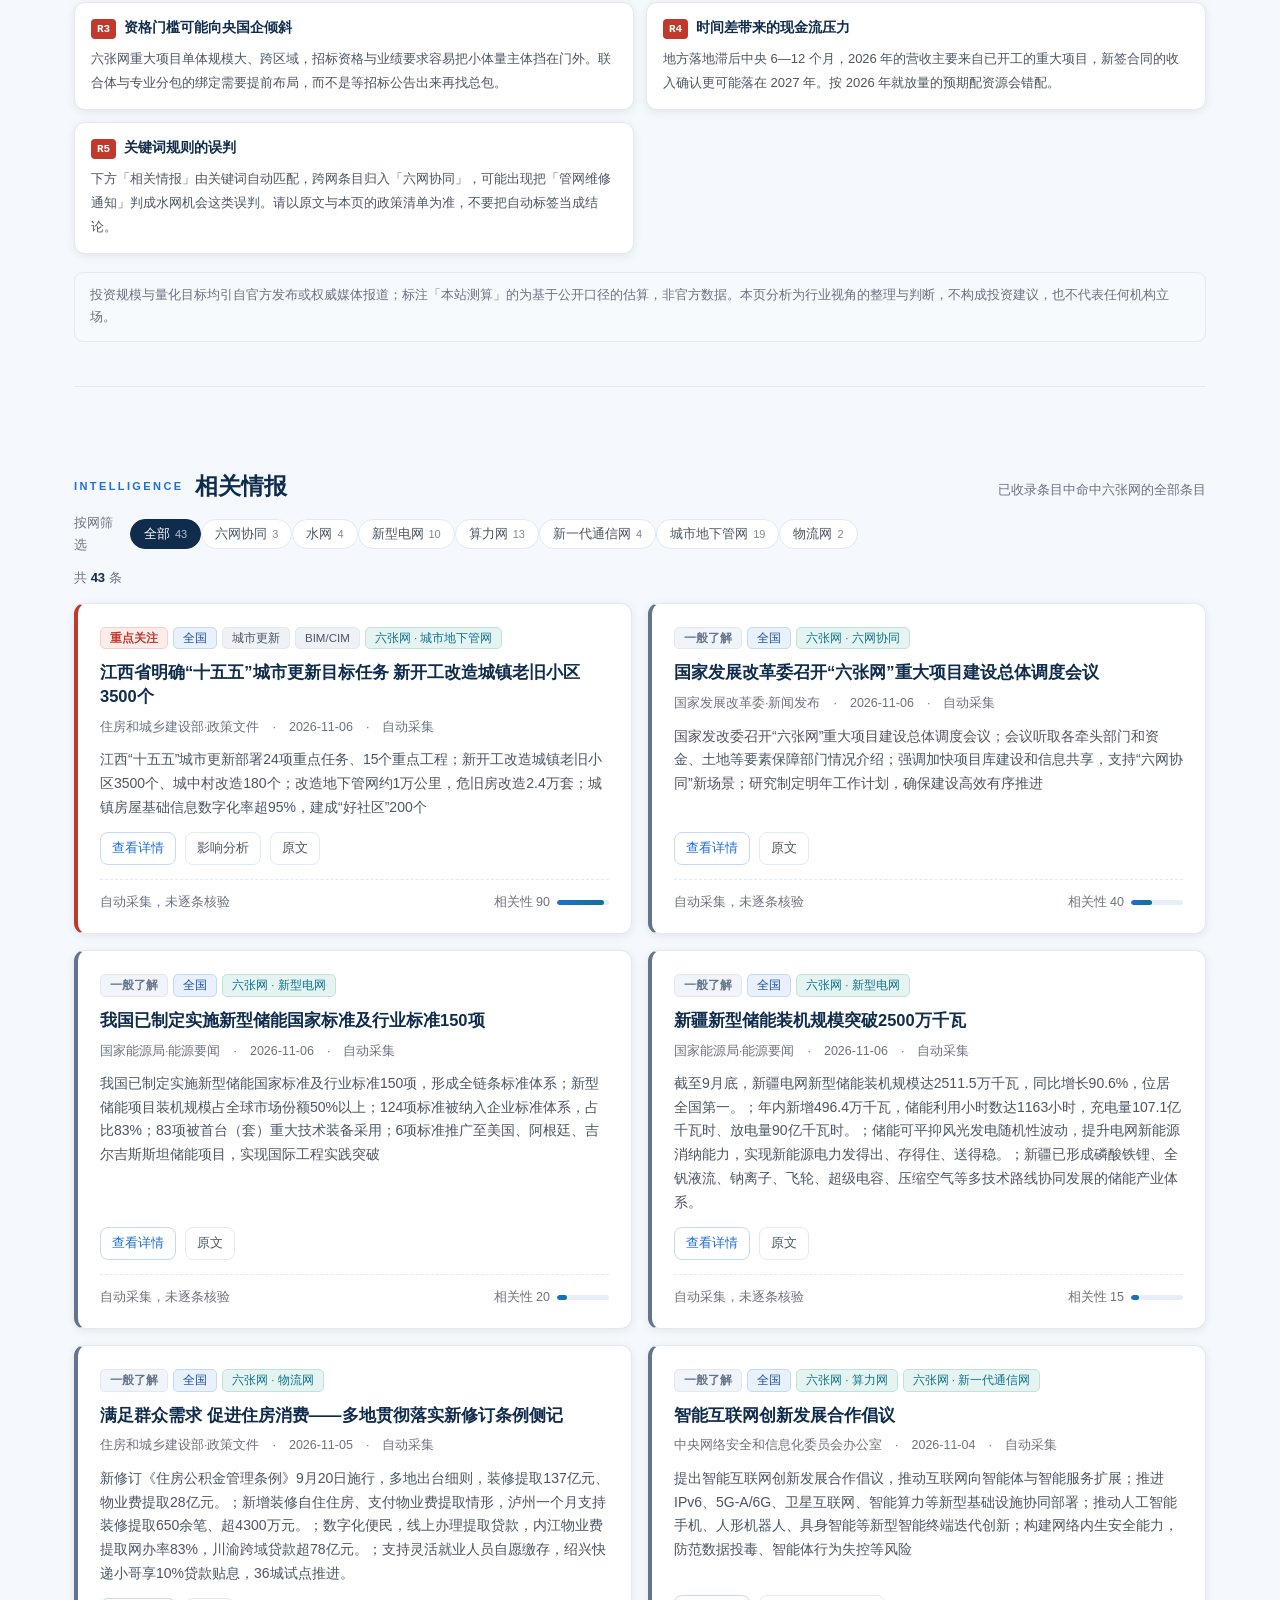
<file: six-networks.html>
<!DOCTYPE html>
<html lang="zh-CN">
<head>
<meta charset="UTF-8">
<meta name="viewport" content="width=device-width, initial-scale=1.0">
<title>基础设施「六张网」政策专题 · 建筑智能化市场洞察·政策情报分析</title>
<meta name="description" content="水网、新型电网、算力网、新一代通信网、城市地下管网、物流网——「六张网」的官方口径、关键指标、主干政策清单，以及与之相关的建筑智能化与机电安装市场机会。">
<link rel="icon" type="image/svg+xml" href="assets/img/favicon.svg">
<link rel="stylesheet" href="assets/css/style.css">
</head>
<body data-page="six">

<nav class="nav">
  <div class="wrap">
    <a class="brand" href="index.html"><img class="logo" src="assets/img/logo.svg" alt="政策情报分析徽标"><span class="brand-t">建筑智能化市场洞察·政策情报分析<i>MARKET &amp; POLICY INSIGHT</i></span></a>
    <a class="link" href="index.html">情报看板</a>
    <a class="link" href="items.html">条目库</a>
    <a class="link on" href="six-networks.html">六张网</a>
    <a class="link" href="briefs.html">简报归档</a>
    <a class="gh" href="https://github.com/Bossquare/policy-intel" target="_blank" rel="noopener">GitHub</a>
  </div>
</nav>

<header class="hero" style="padding:38px 0 42px">
  <div class="wrap">
    <span class="tag" id="six-en">SIX NETWORKS OF MODERN INFRASTRUCTURE</span>
    <h1 style="font-size:28px">基础设施「六张网」政策专题</h1>
    <p class="sub" style="font-size:15px" id="six-sub">水网 · 新型电网 · 算力网 · 新一代通信网 · 城市地下管网 · 物流网</p>
  </div>
</header>

<div class="toc-bar">
  <div class="wrap">
    <span class="toc-label">本页目录</span>
    <a class="toc-key" href="#six-what">我们能做什么</a>
    <a href="#six-intro-sec">六张网是什么</a>
    <a href="#six-key">关键指标</a>
    <a href="#six-each">六张网逐张看</a>
    <a href="#six-timeline-sec">政策脉络</a>
    <a href="#six-docs-sec">主干政策清单</a>
    <a href="#six-analysis-sec">政策分析</a>
    <a href="#six-insight-sec">市场洞察</a>
    <a href="#six-intel-sec">相关情报</a>
  </div>
</div>

<main class="wrap" style="margin-top:26px">

  <section id="six-intro-sec">
    <div class="sec-head">
      <span class="kicker">Overview</span>
      <h2>六张网是什么</h2>
      <span class="hint" id="six-updated">—</span>
    </div>
    <div id="six-intro"></div>
  </section>

  <section id="six-key">
    <div class="sec-head">
      <span class="kicker">Key Numbers</span>
      <h2>关键指标</h2>
      <span class="hint">投资规模、建设量与智能化相关约束</span>
    </div>
    <div class="overview" id="six-indicators" style="margin-top:0"></div>
  </section>

  <section id="six-what">
    <div class="sec-head">
      <span class="kicker">What We Can Do</span>
      <h2>我们能做什么</h2>
      <span class="hint">把政策条款翻译成可承接的动作与取舍</span>
    </div>
    <h3 class="sub-h" id="six-actions-title"></h3>
    <p class="sub-note" id="six-actions-note"></p>
    <div class="act-list" id="six-actions"></div>
    <h3 class="sub-h" id="six-moves-title"></h3>
    <div class="move-grid" id="six-moves"></div>
  </section>


  <section id="six-each">
    <div class="sec-head">
      <span class="kicker">Six Networks</span>
      <h2>六张网逐张看</h2>
      <span class="hint">官方界定 · 投资规模 · 智能化结合点 · 相关情报</span>
    </div>
    <p class="sec-desc">每张网给出主管部门、官方界定与投资量级，并标注与建筑智能化 / 机电安装直接相关的落地环节。「相关情报 N 条」为本站已收录条目的命中数，可点击跳转。</p>
    <div class="intel-grid g3" id="six-nets"></div>
  </section>

  <section id="six-timeline-sec">
    <div class="sec-head">
      <span class="kicker">Timeline</span>
      <h2>政策脉络</h2>
      <span class="hint">从顶层部署到分网落地</span>
    </div>
    <div class="future" id="six-timeline"></div>
  </section>

  <div class="divider"></div>

  <section id="six-docs-sec">
    <div class="sec-head">
      <span class="kicker">Policy Documents</span>
      <h2>主干政策清单</h2>
      <span class="hint"><b id="six-doc-count">—</b> 份 · 按发文时间倒序</span>
    </div>
    <p class="sec-desc">覆盖顶层部署与各张网的纲领性文件，含与智能化、数字化直接相关的条款摘要。来源为官方发布页或权威媒体，链接可能随官网改版失效。</p>
    <div id="six-docs"></div>
  </section>

  <div class="divider"></div>

  <section id="six-analysis-sec">
    <div class="sec-head">
      <span class="kicker">Policy Analysis</span>
      <h2>政策分析</h2>
      <span class="hint">阶段特征 · 约束强度 · 后续节奏</span>
    </div>
    <p class="sec-desc" id="six-analysis-desc"></p>
    <div class="verdict-grid" id="six-verdicts"></div>
    <h3 class="sub-h" id="six-phase-title"></h3>
    <div class="future" id="six-phases"></div>
    <h3 class="sub-h" id="six-toolbox-title"></h3>
    <div class="tbl-wrap"><table class="tbl-min"><thead><tr>
      <th>工具类型</th><th>文件形态</th><th>决定什么</th><th>对我们的用法</th>
    </tr></thead><tbody id="six-toolbox"></tbody></table></div>
    <h3 class="sub-h" id="six-mandates-title"></h3>
    <p class="sub-note" id="six-mandates-note"></p>
    <div class="mandate-list" id="six-mandates"></div>
    <h3 class="sub-h" id="six-watch-title"></h3>
    <ol class="watch-list" id="six-watch"></ol>
  </section>

  <div class="divider"></div>

  <section id="six-insight-sec">
    <div class="sec-head">
      <span class="kicker">Market Insight</span>
      <h2>市场洞察</h2>
      <span class="hint">规模口径 · 机会矩阵 · 打法与风险</span>
    </div>
    <p class="sec-desc" id="six-insight-desc"></p>
    <h3 class="sub-h" id="six-sizing-title"></h3>
    <div class="overview" id="six-sizing" style="margin-top:0"></div>
    <p class="sub-note" id="six-sizing-note"></p>
    <h3 class="sub-h" id="six-bars-title"></h3>
    <div class="bar-chart" id="six-bars"></div>
    <h3 class="sub-h" id="six-matrix-title"></h3>
    <p class="sub-note" id="six-matrix-note"></p>
    <div class="tbl-wrap"><table class="tbl-min"><thead><tr>
      <th>机会</th><th>所属网</th><th>政策依据</th><th>确定性</th><th>切入方式</th>
    </tr></thead><tbody id="six-matrix"></tbody></table></div>
    <h3 class="sub-h" id="six-plays-title"></h3>
    <div class="play-grid" id="six-plays"></div>
    <h3 class="sub-h" id="six-risks-title"></h3>
    <div class="risk-list" id="six-risks"></div>
    <p class="sub-note caveat" id="six-caveat"></p>
  </section>

  <div class="divider"></div>

  <section id="six-intel-sec">
    <div class="sec-head">
      <span class="kicker">Intelligence</span>
      <h2>相关情报</h2>
      <span class="hint">已收录条目中命中六张网的全部条目</span>
    </div>
    <div class="f-row"><span class="f-label">按网筛选</span><span id="six-filter"></span></div>
    <div class="result-line" id="six-result">加载中…</div>
    <div class="intel-grid g2" id="six-items"></div>
  </section>

  <section>
    <div class="notice">
      <div>
        <b>关于本专题的口径与来源</b><br>
        「六张网」的官方界定见 2026 年 4 月 28 日中共中央政治局会议部署、5 月 9 日国务院常务会议部署，
        以及 2026 年 6 月 8 日国务院政策例行吹风会（住房城乡建设部答城市地下管网口径）等公开文件；
        本页「政策脉络」与「主干政策清单」为人工核校的底图，投资规模与指标均取自官方发布或权威媒体报道，
        并保留原文链接（标注为「官网」的条目需在该机构官网内按标题或文号检索）。
        <b>「政策分析」与「市场洞察」两节是本站基于上述公开文件整理的分析与判断，不是官方结论</b>；
        其中带「本站测算」标注的数字为估算值，请勿直接当作官方口径引用。
        「相关情报」是自动采集的动态流：除住建系统各源外，本期起已把六张网归口部门
        <b>国家发展改革委、国家能源局、工业和信息化部、国家数据局</b>的对应栏目纳入采集
        （这些栏目发布频率低于住建系统，且只收与六张网本体相关的稿件，因此命中量会逐周累积）。
        条目与六张网的对应关系由关键词规则自动匹配（口径与关键词表见
        <code>agent/six_networks.json</code>），跨网条目归入「六网协同」，可能存在少量误判，请以原文为准。
      </div>
    </div>
  </section>

</main>

<footer class="foot">
  <div class="wrap">
    <div class="foot-brand"><img src="assets/img/logo.svg" alt="" class="foot-logo"><b>建筑智能化市场洞察·政策情报分析</b>　·　数据每周自动更新</div>
    <div>构建于 GitHub Pages　|　<span id="foot-updated">—</span></div>
    <div class="foot-links">
      <span class="fl-label">友情链接</span>
      <a href="https://www.mohurd.gov.cn/" target="_blank" rel="noopener">住房和城乡建设部</a>
      <a href="https://thejourneyoflaw.github.io/daily-english/" target="_blank" rel="noopener">法途前行 · 英语日报</a>
    </div>
  </div>
</footer>

<script src="assets/data/site-data.js"></script>
<script src="assets/js/app.js"></script>
<script>
(function(){
  var idx = (window.INTEL_SITE || {}).index;
  if(!idx) return;
  var e = document.getElementById("foot-updated");
  if(e) e.textContent = "最近构建 " + idx.updated_at;
})();
</script>
</body>
</html>
</file>
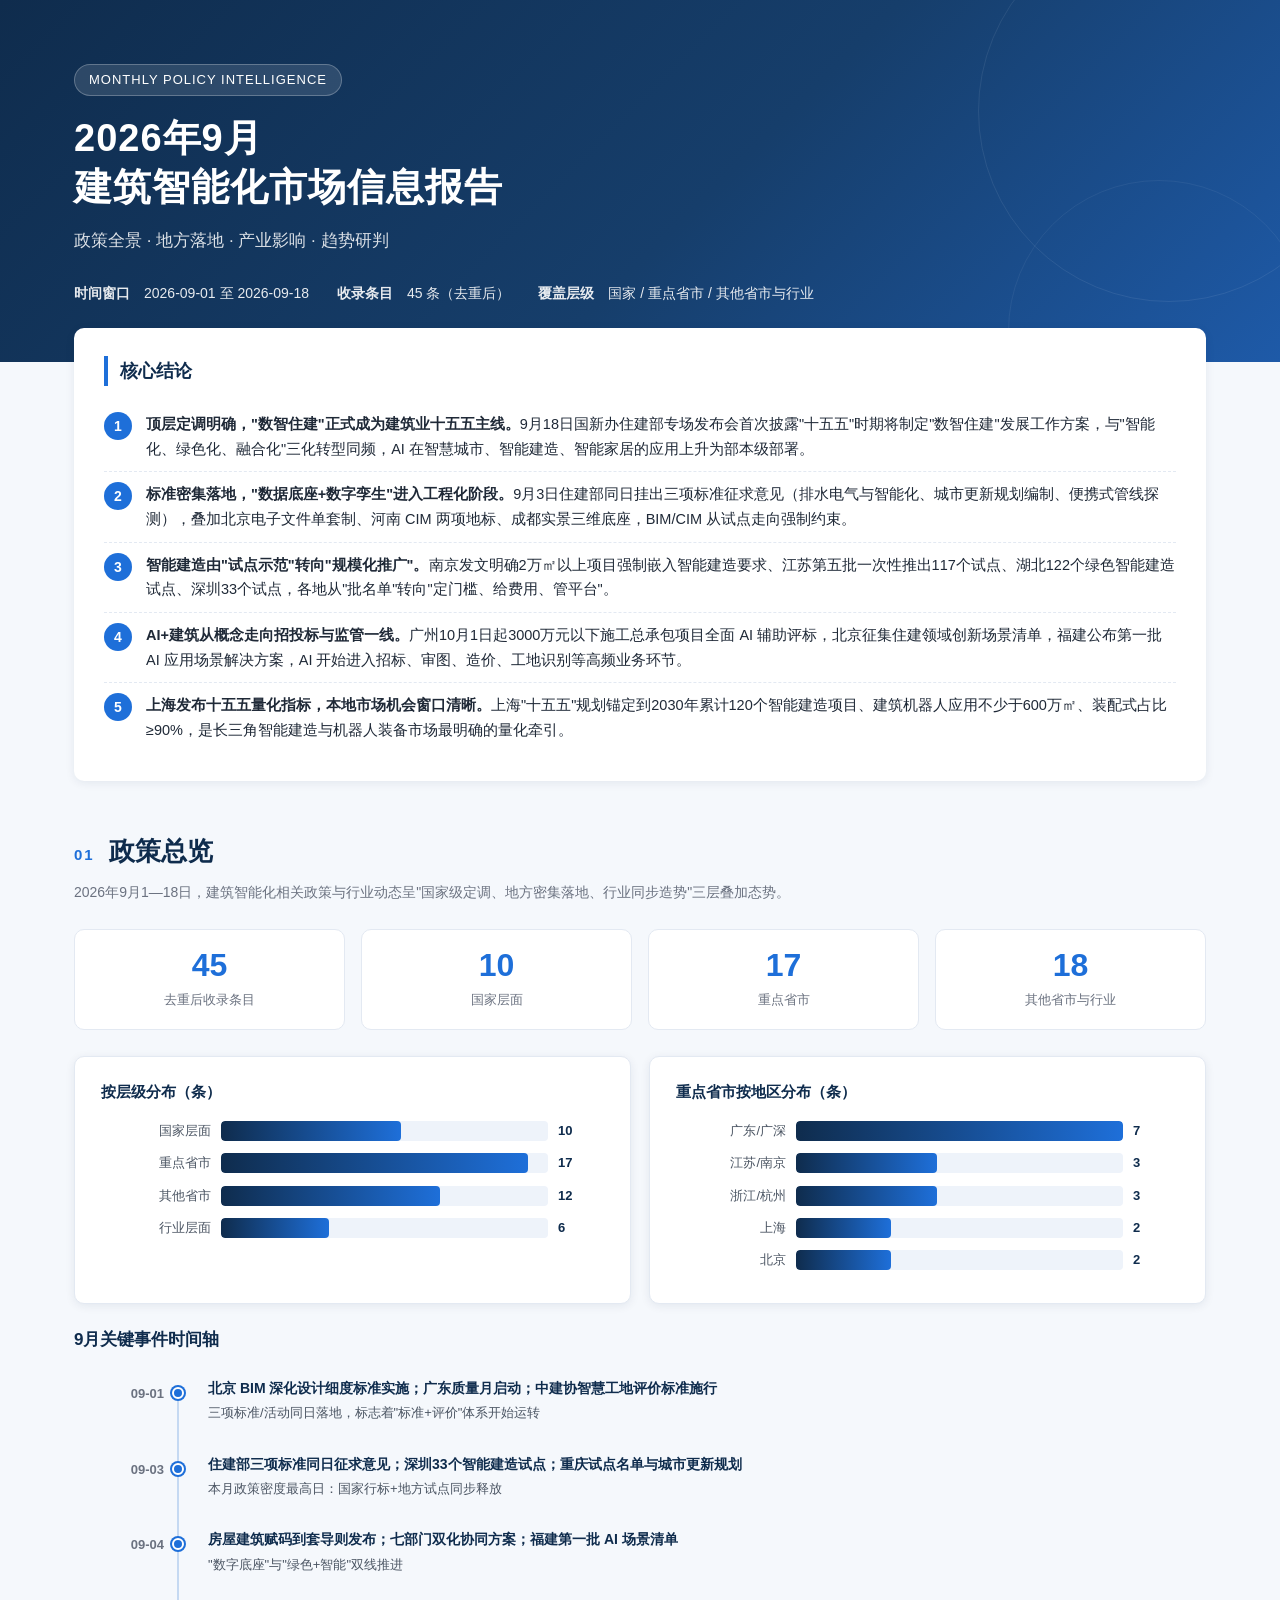
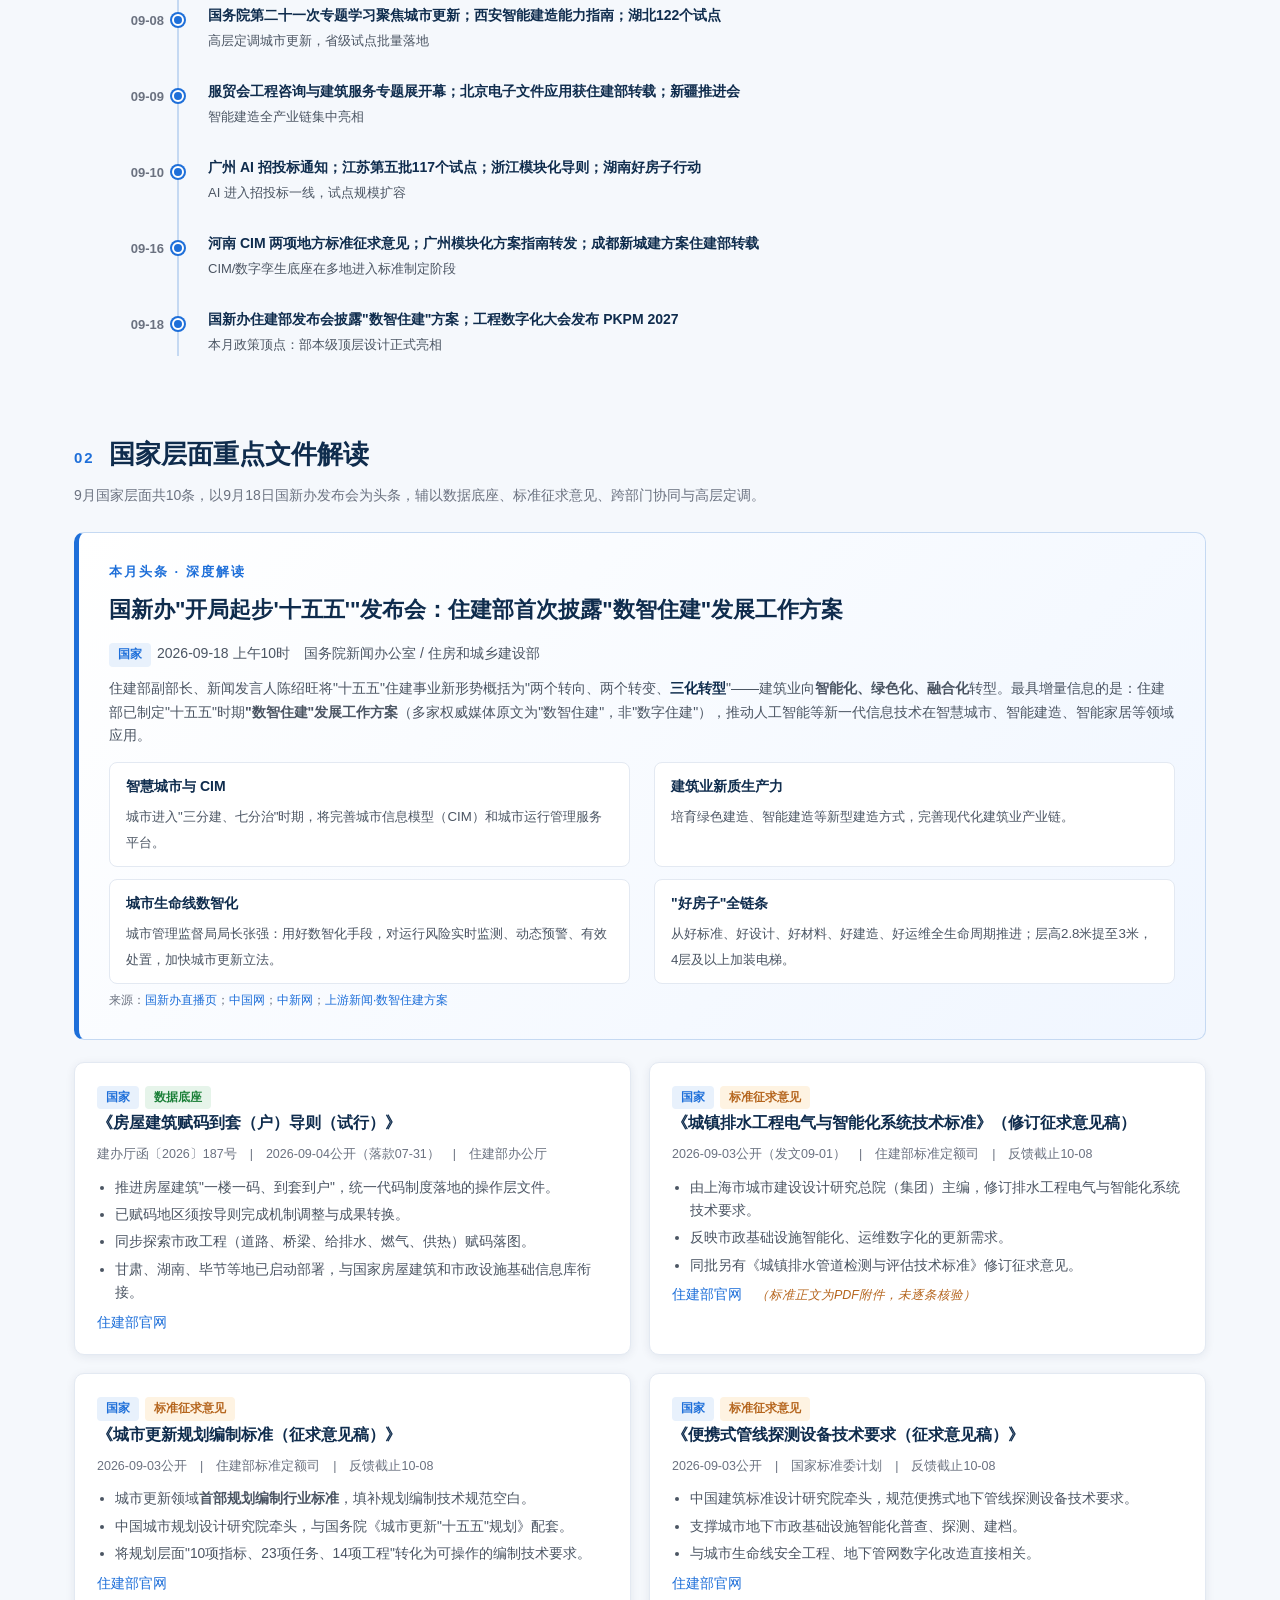
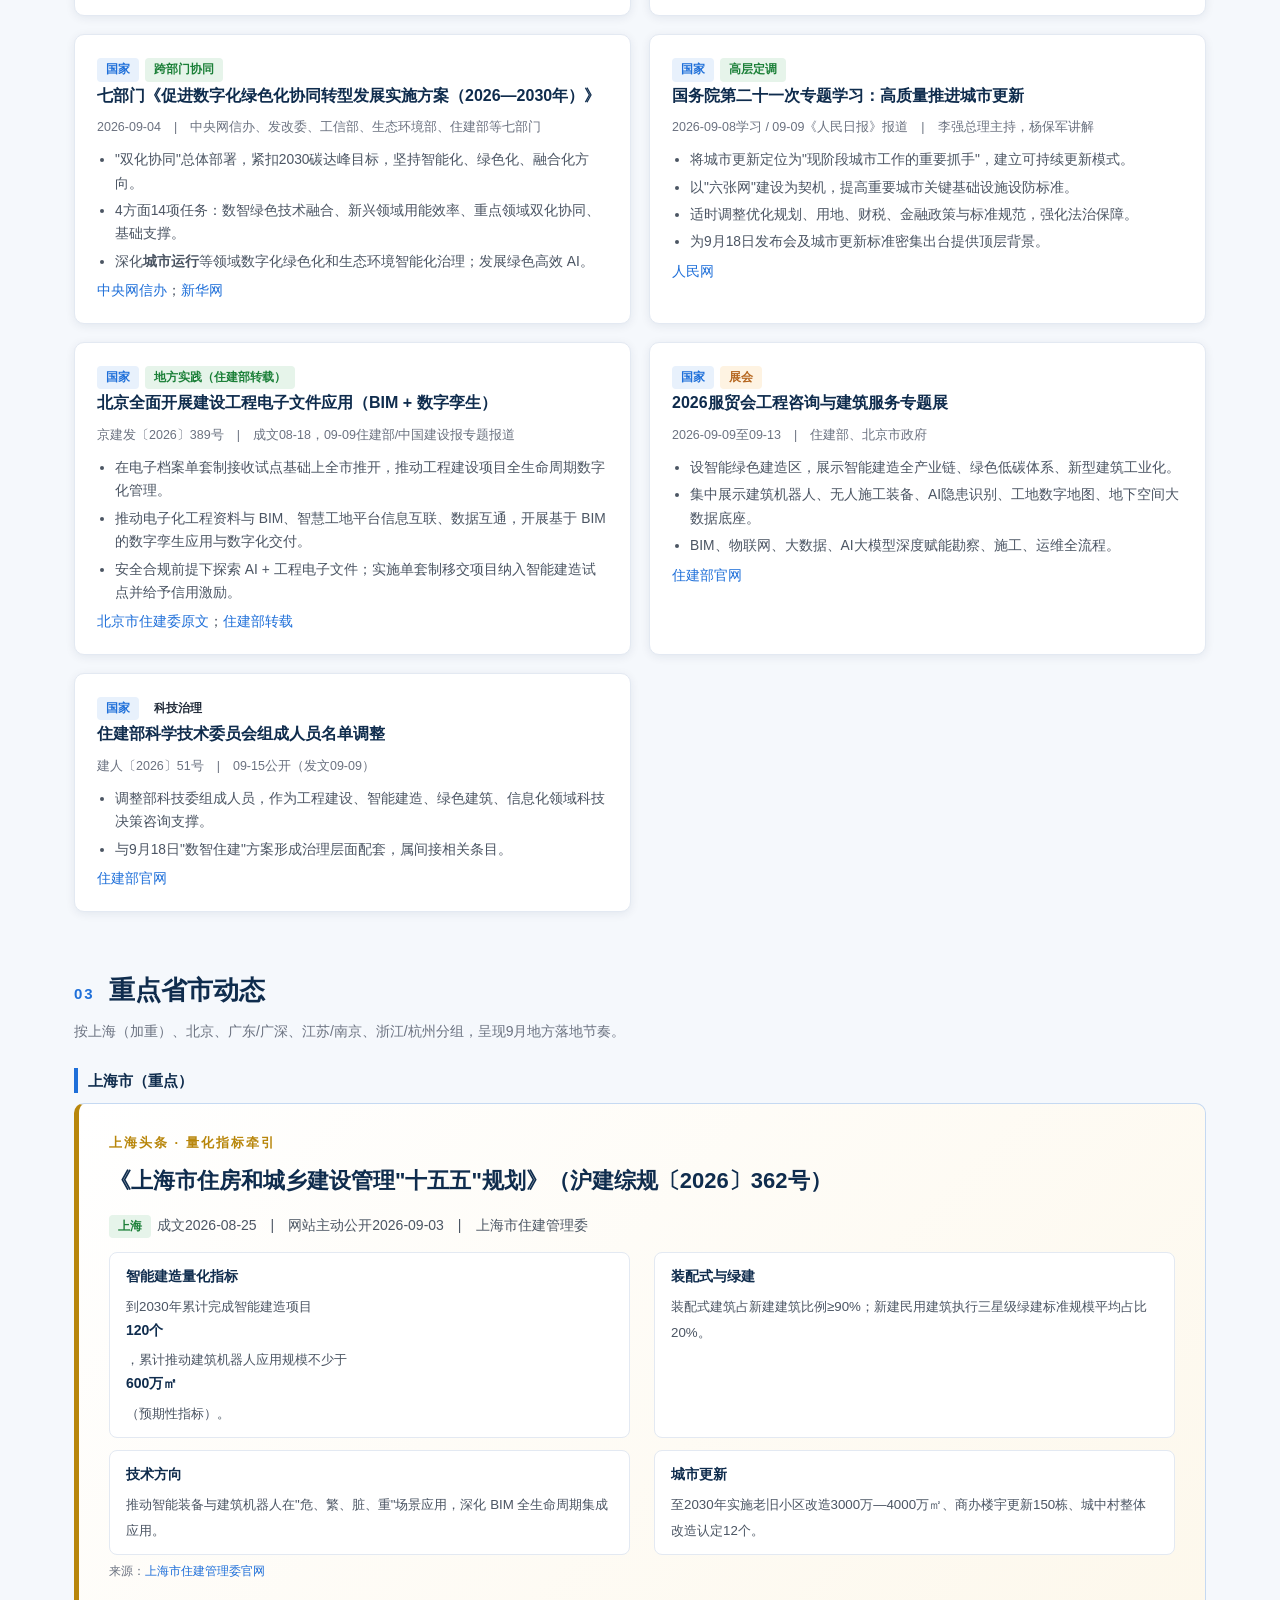
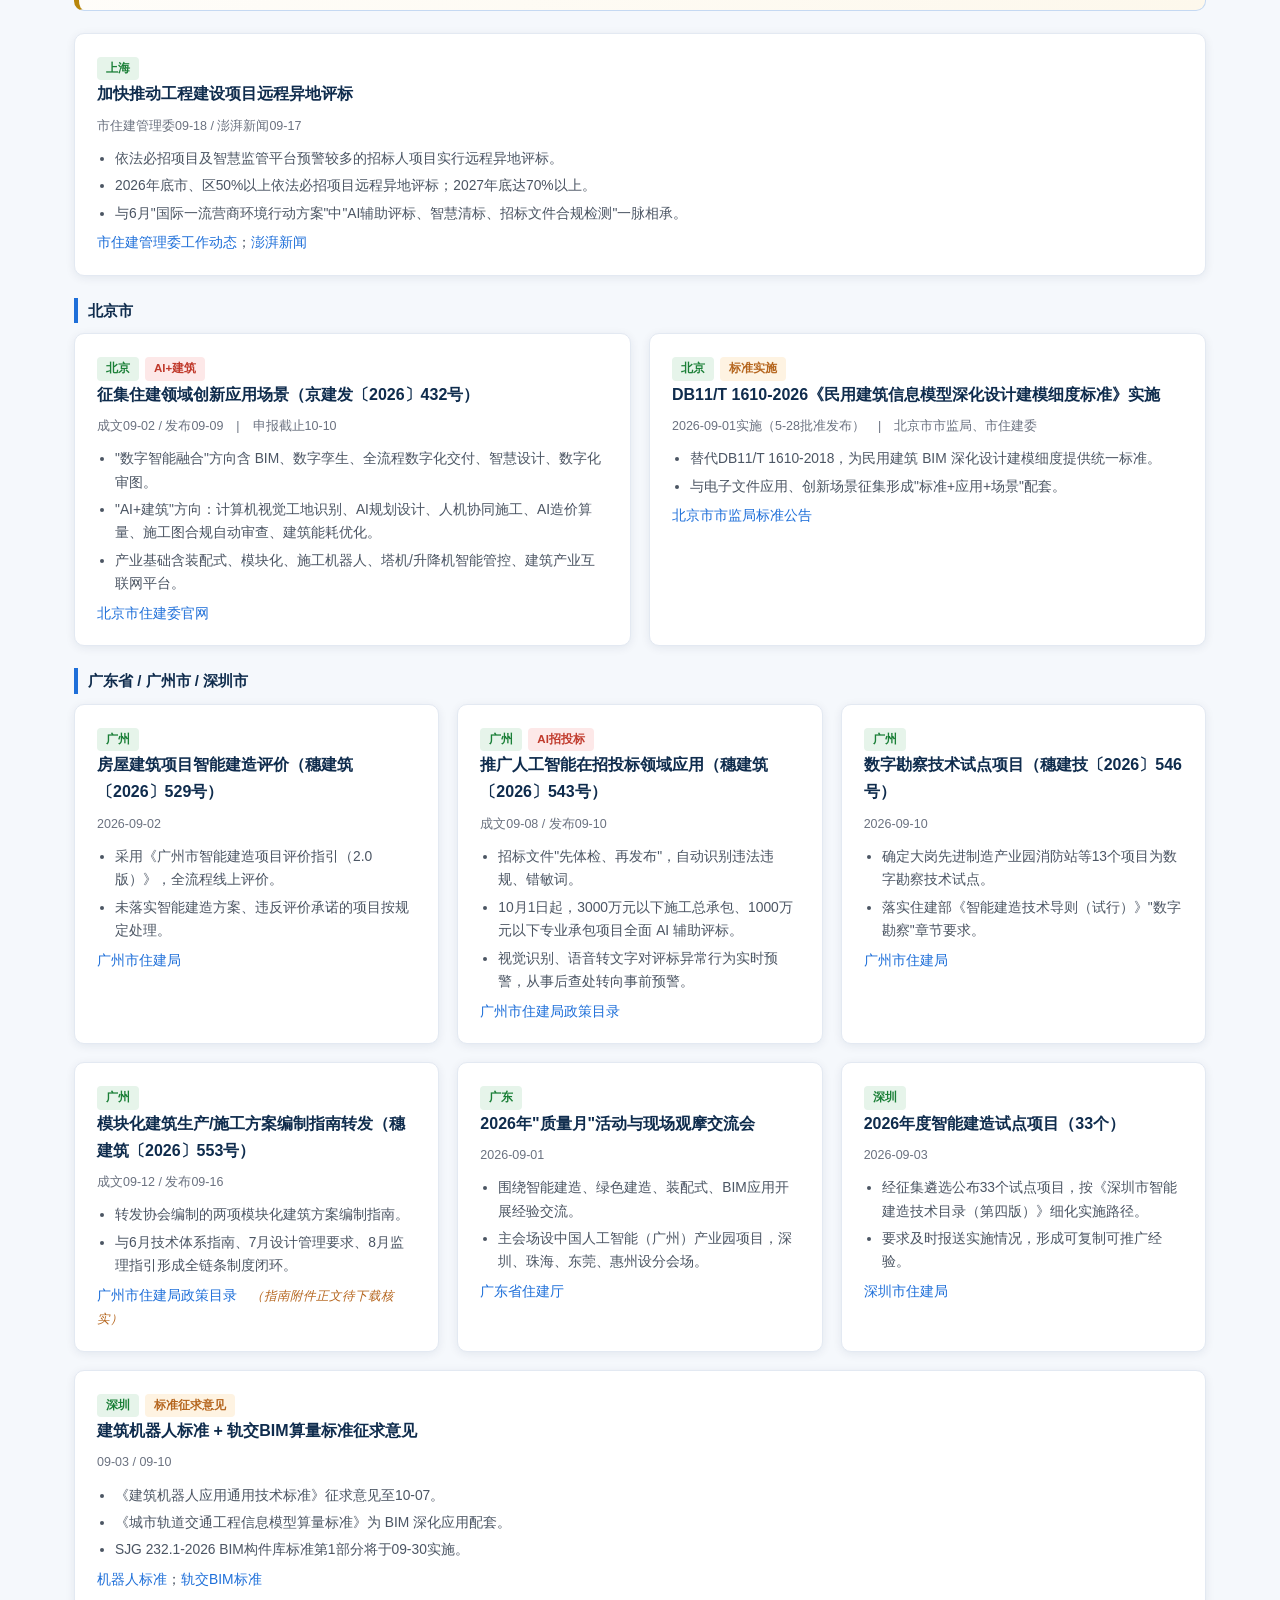
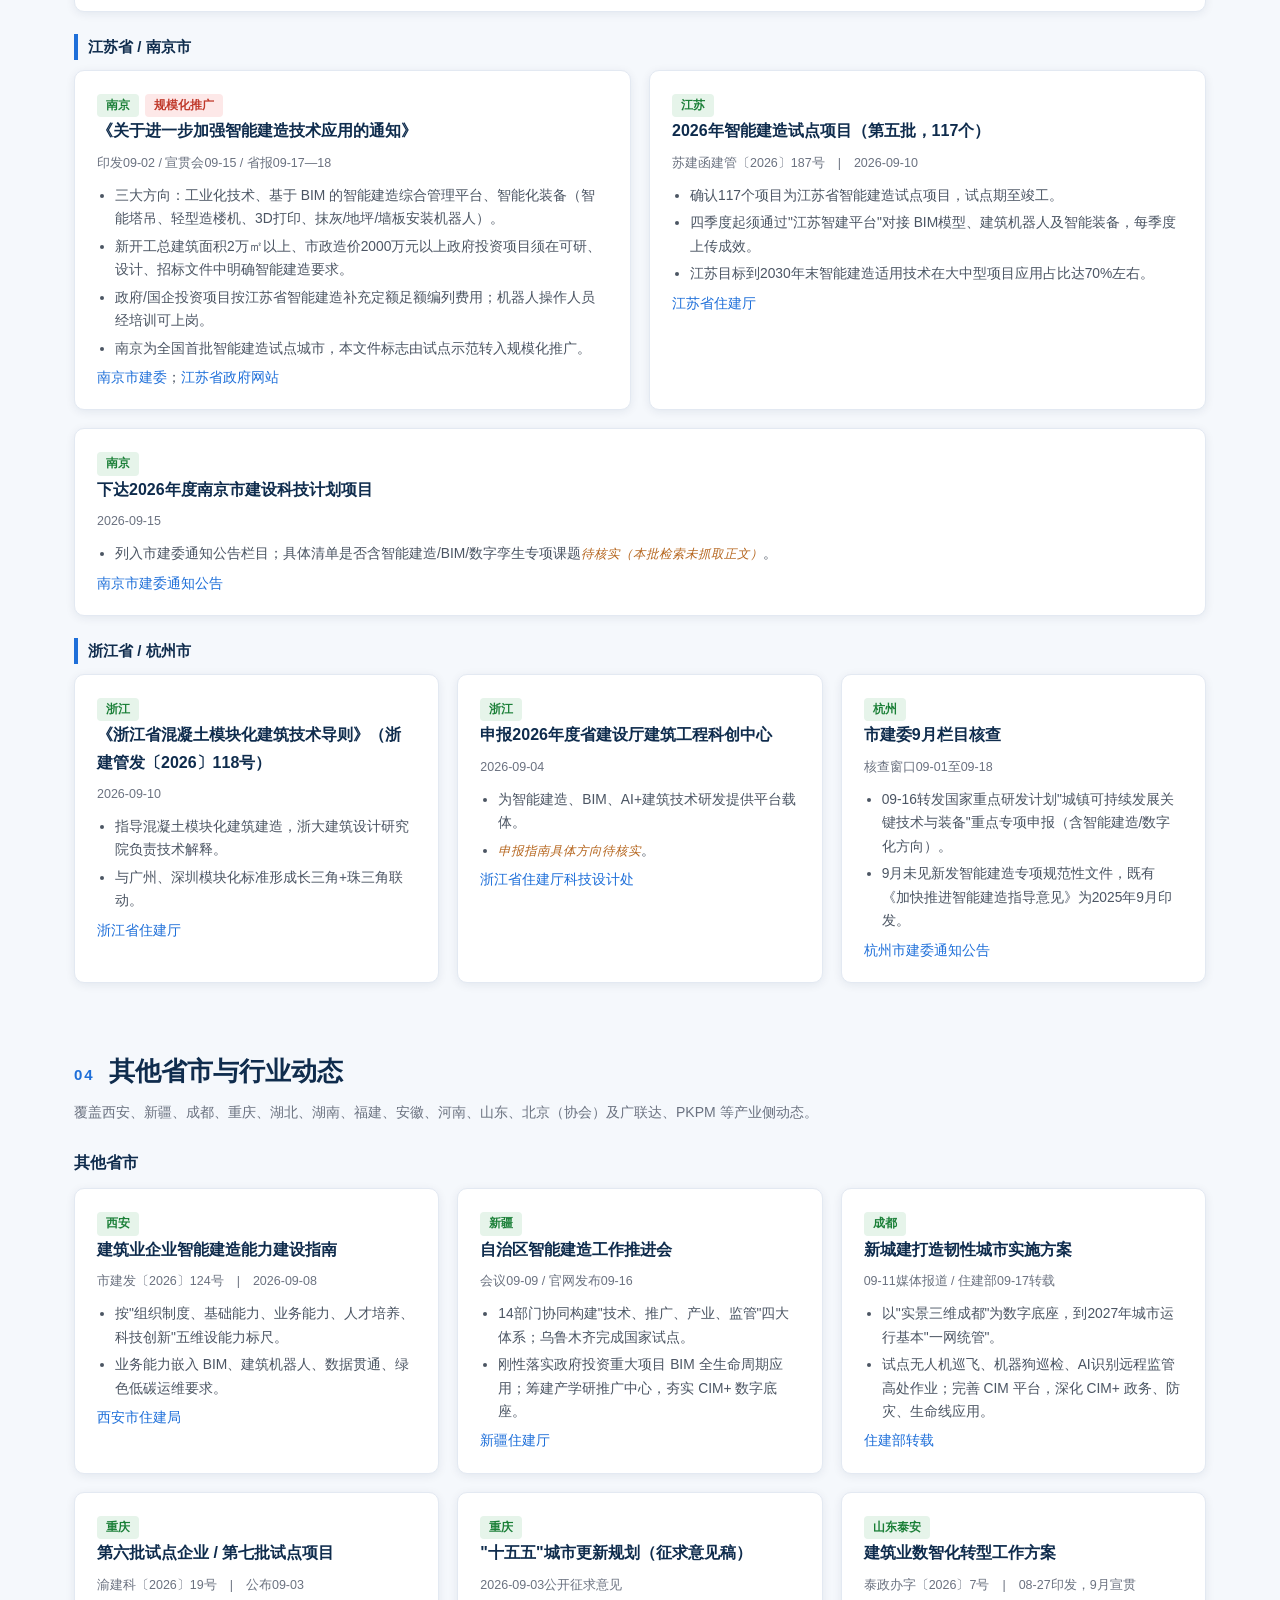
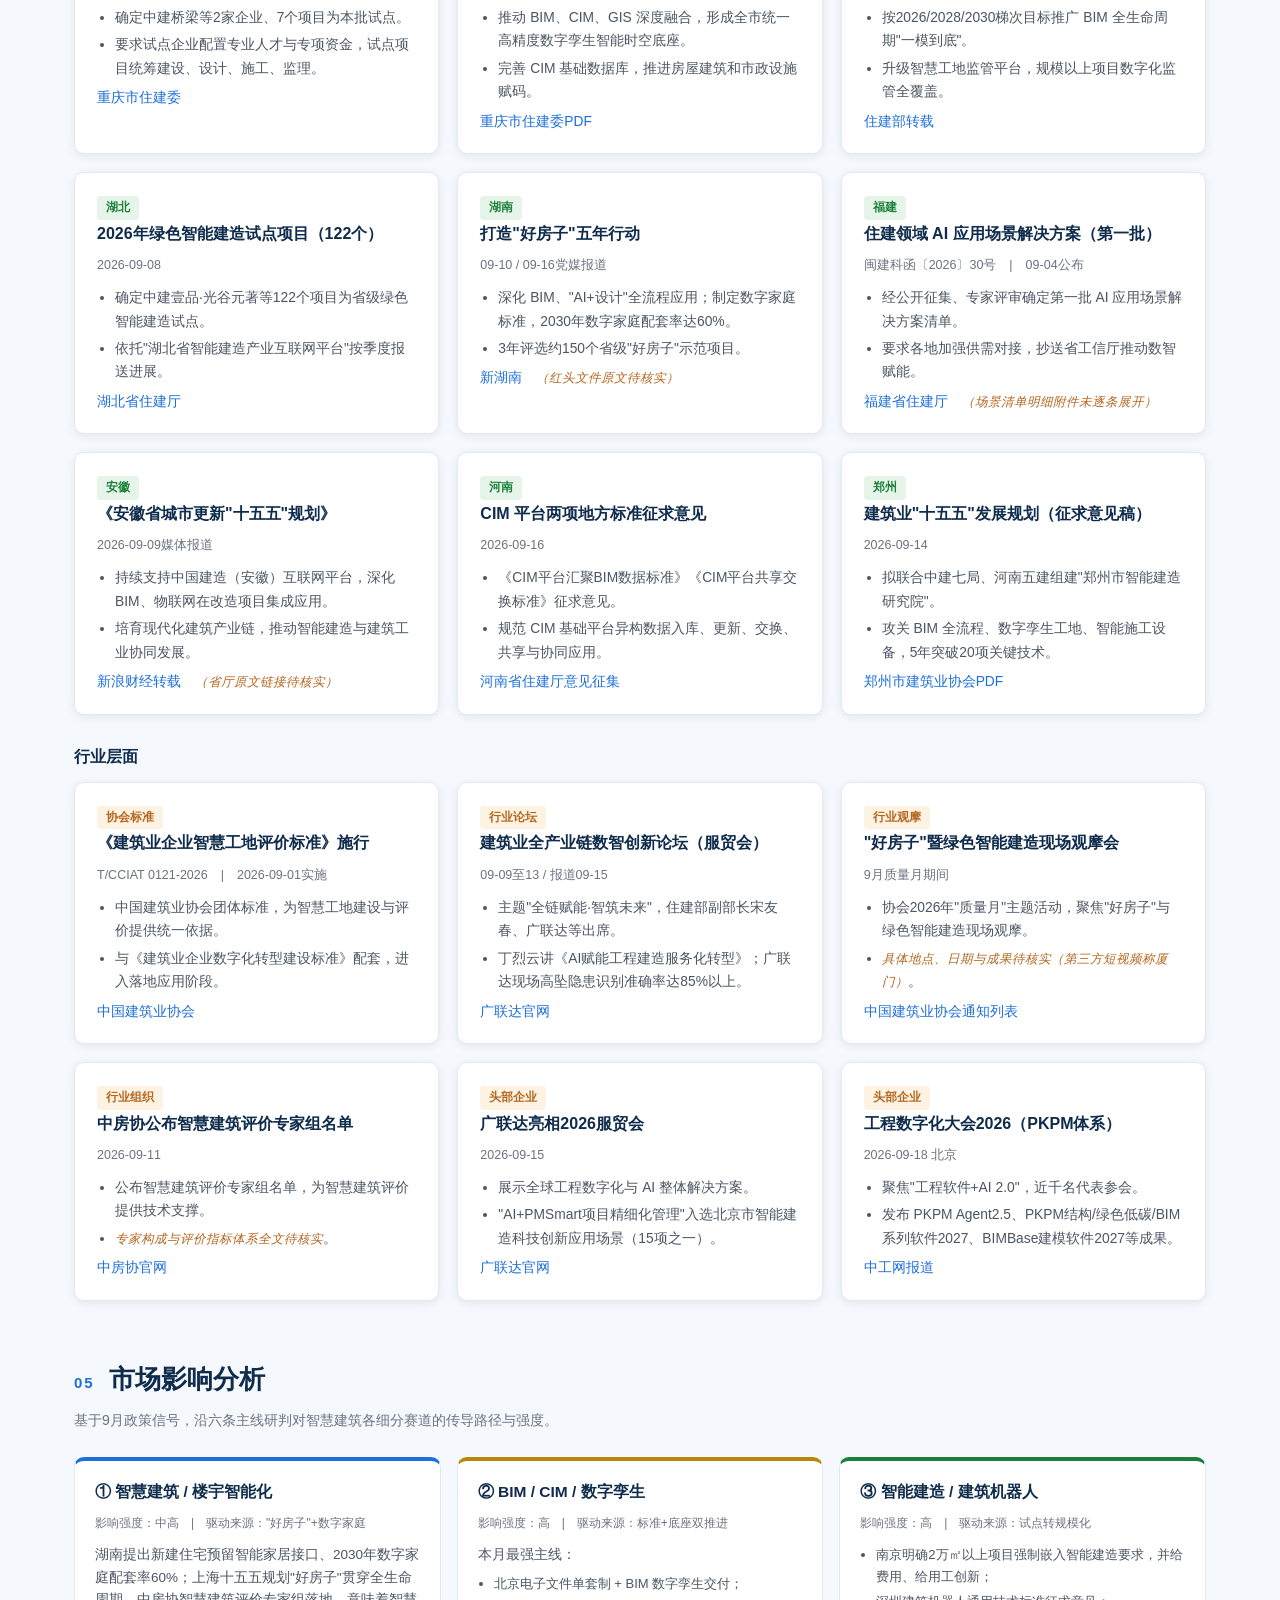
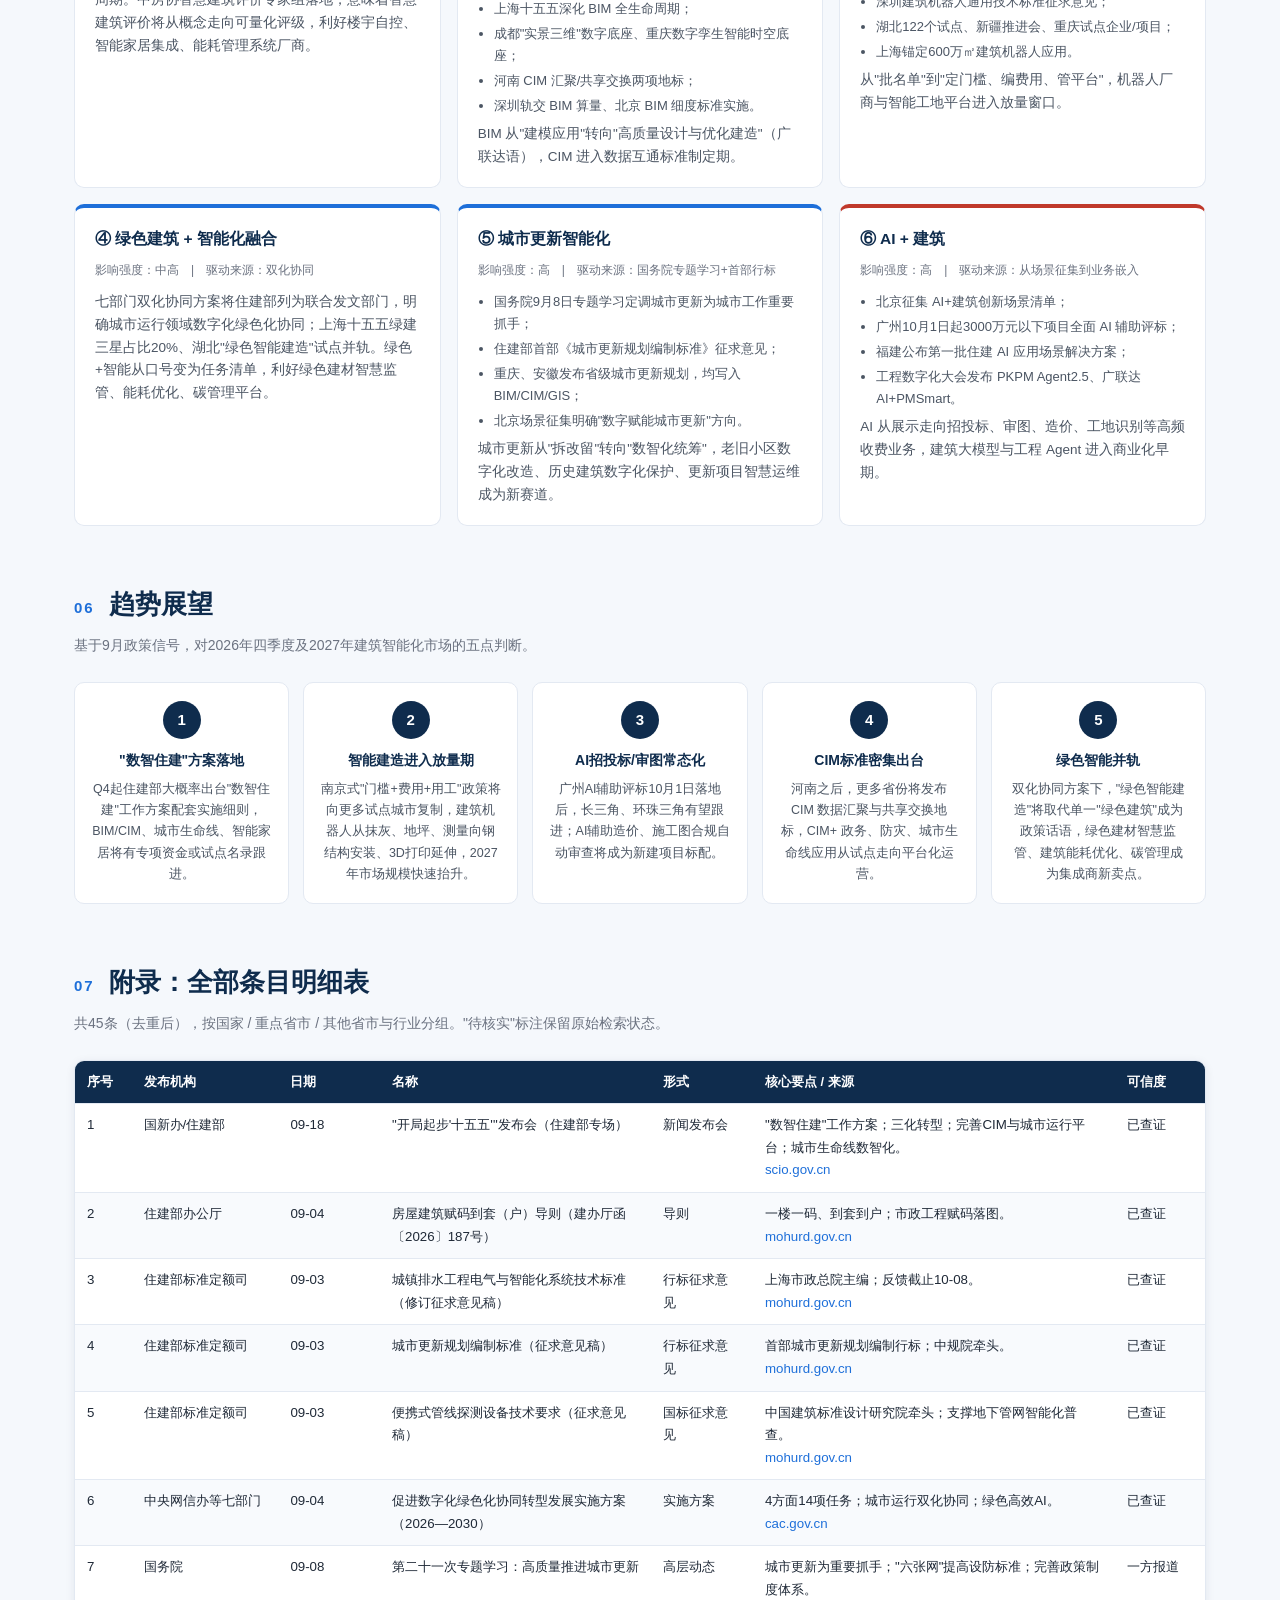
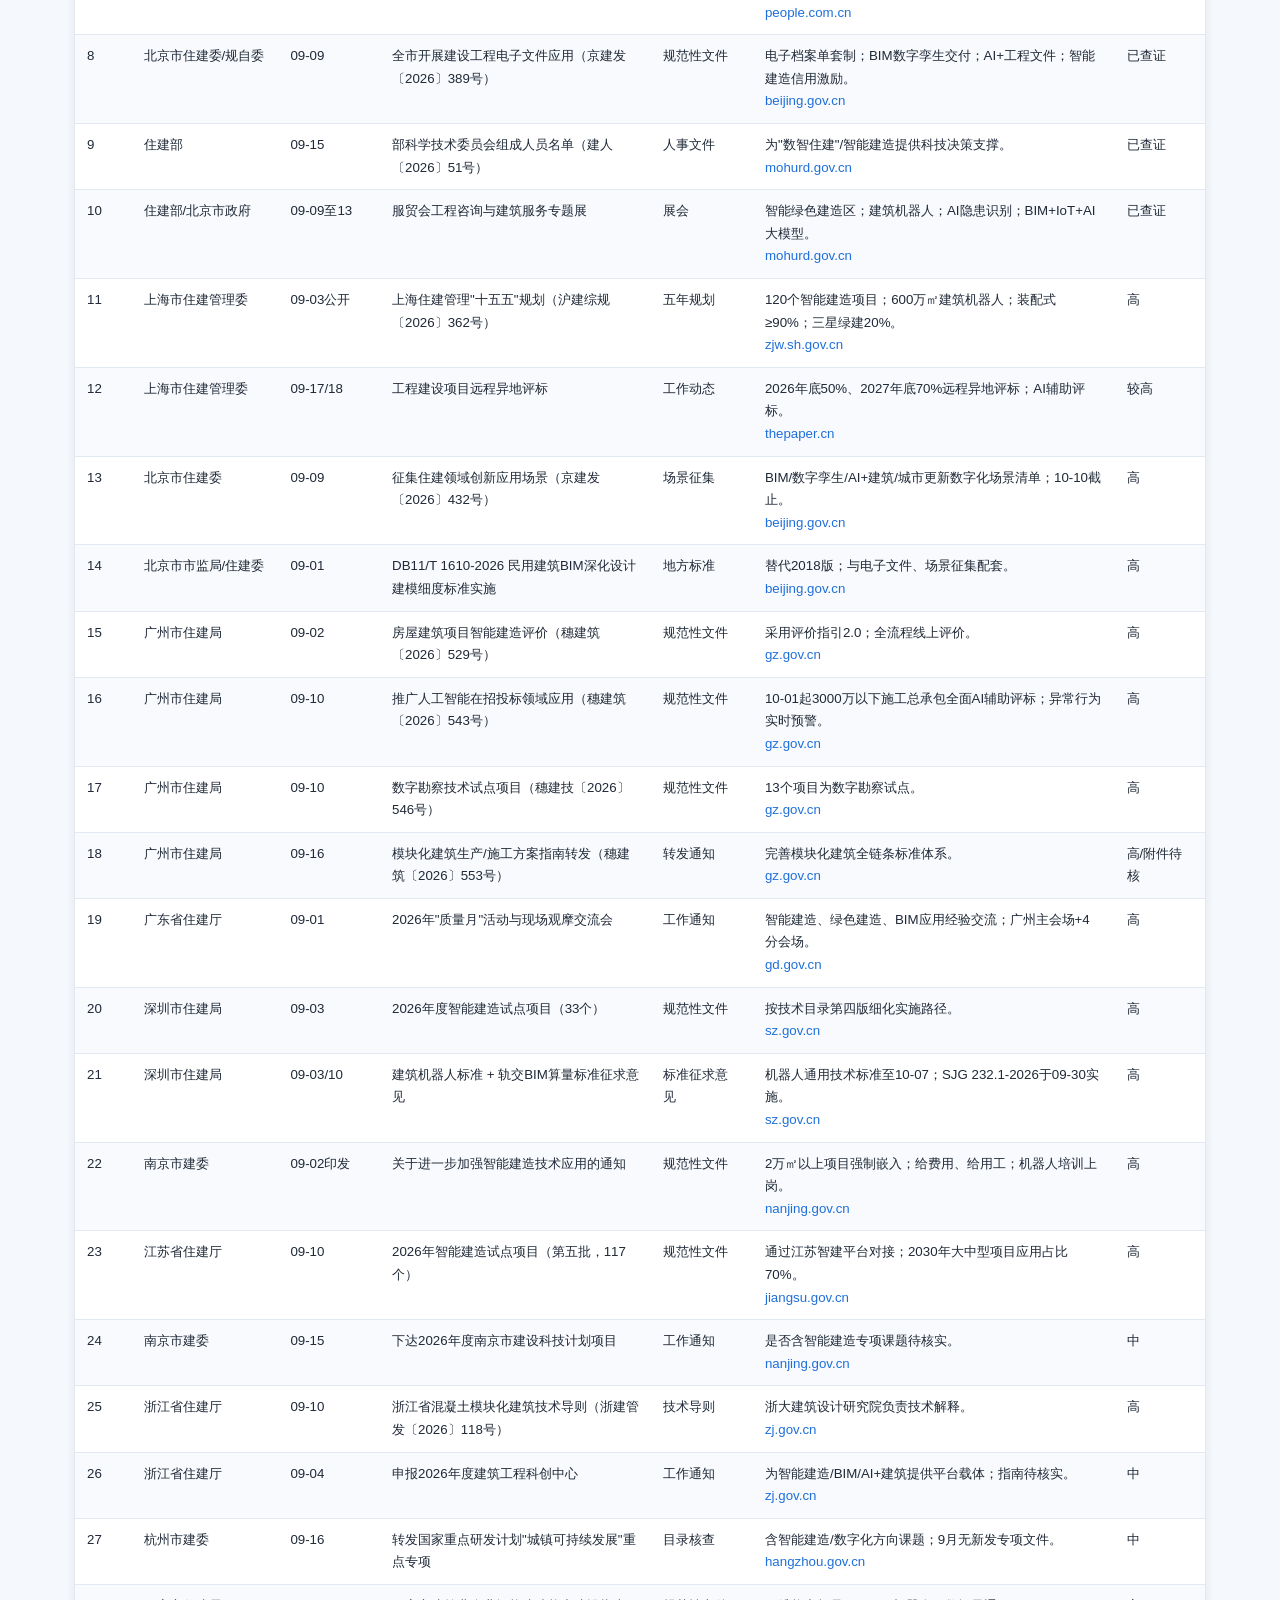
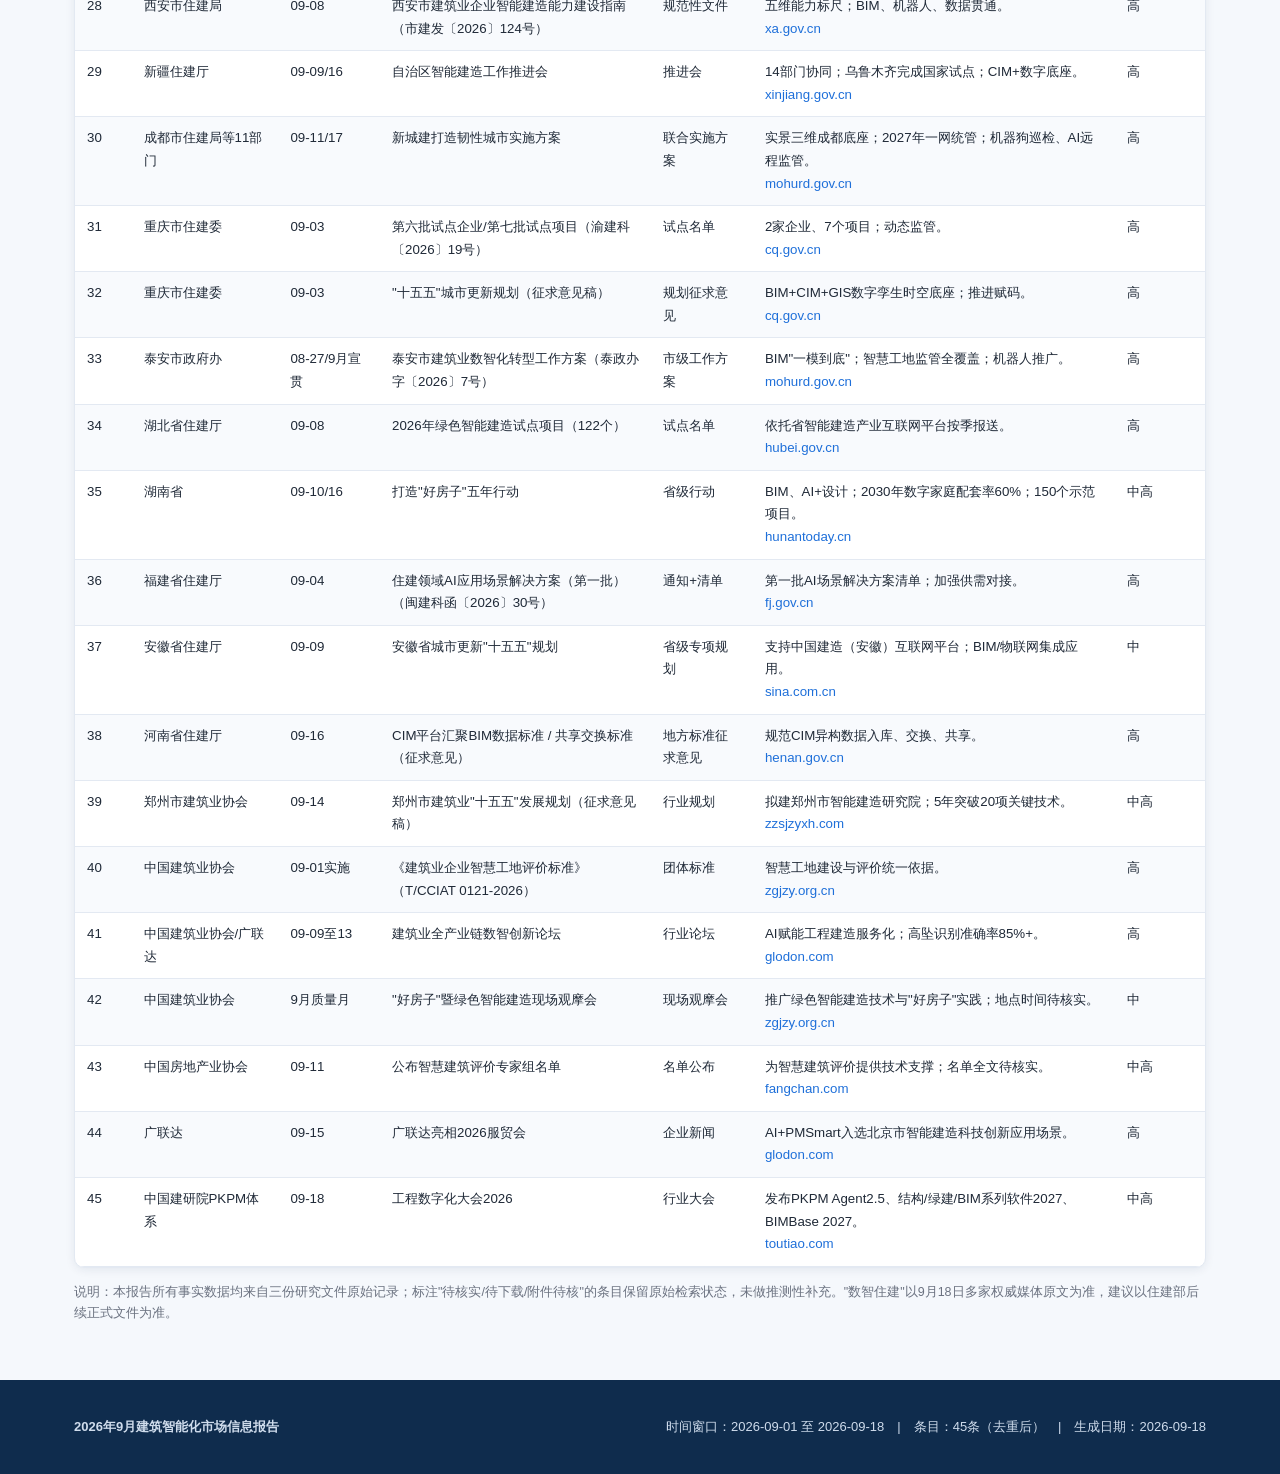
<file: seed/2026-09-report.html>
<!DOCTYPE html>
<html lang="zh-CN">
<head>
<meta charset="UTF-8">
<meta name="viewport" content="width=device-width, initial-scale=1.0">
<title>2026年9月建筑智能化市场信息报告</title>
<link rel="icon" type="image/svg+xml" href="data:image/svg+xml,%3Csvg xmlns='http://www.w3.org/2000/svg' viewBox='0 0 64 64'%3E%3Crect width='64' height='64' rx='12' fill='%230f2c4d'/%3E%3Crect x='14' y='16' width='36' height='6' rx='3' fill='%231e6fd9'/%3E%3Crect x='14' y='28' width='24' height='6' rx='3' fill='%235b9bd5'/%3E%3Crect x='14' y='40' width='30' height='6' rx='3' fill='%230e7490'/%3E%3C/svg%3E">
<style>
:root{
  --navy:#0f2c4d;
  --navy-2:#163e6b;
  --blue:#1e6fd9;
  --blue-soft:#e8f1fc;
  --blue-line:#c5d9f2;
  --teal:#0e7490;
  --ink:#1f2937;
  --ink-2:#4b5563;
  --muted:#6b7280;
  --bg:#f5f8fc;
  --card:#ffffff;
  --border:#e3e9f2;
  --gold:#b8860b;
  --shadow:0 2px 10px rgba(15,44,77,.08);
}
*{box-sizing:border-box;margin:0;padding:0}
html{scroll-behavior:smooth}
body{font-family:"Microsoft YaHei","PingFang SC","Hiragino Sans GB",-apple-system,sans-serif;color:var(--ink);background:var(--bg);line-height:1.7;font-size:15px}
a{color:var(--blue);text-decoration:none}
a:hover{text-decoration:underline}
.wrap{max-width:1180px;margin:0 auto;padding:0 24px}

/* ===== 封面 ===== */
.hero{background:linear-gradient(135deg,#0f2c4d 0%,#163e6b 55%,#1e5aa8 100%);color:#fff;padding:64px 0 56px;position:relative;overflow:hidden}
.hero::after{content:"";position:absolute;right:-80px;top:-80px;width:380px;height:380px;border:1px solid rgba(255,255,255,.08);border-radius:50%}
.hero::before{content:"";position:absolute;right:-30px;bottom:-120px;width:300px;height:300px;border:1px solid rgba(255,255,255,.06);border-radius:50%}
.hero .tag{display:inline-block;background:rgba(255,255,255,.12);border:1px solid rgba(255,255,255,.25);padding:4px 14px;border-radius:20px;font-size:13px;letter-spacing:1px;margin-bottom:18px}
.hero h1{font-size:38px;font-weight:700;letter-spacing:1px;margin-bottom:14px;line-height:1.3}
.hero .sub{font-size:17px;opacity:.85;margin-bottom:26px}
.hero .meta{display:flex;flex-wrap:wrap;gap:12px 28px;font-size:14px;opacity:.9}
.hero .meta b{font-weight:600}

/* 核心结论 */
.concl{background:#fff;border-radius:10px;box-shadow:var(--shadow);padding:28px 30px;margin:-34px auto 0;position:relative;z-index:2}
.concl h2{font-size:18px;color:var(--navy);border-left:4px solid var(--blue);padding-left:12px;margin-bottom:16px}
.concl ol{list-style:none;counter-reset:c}
.concl li{counter-increment:c;padding:10px 0 10px 42px;position:relative;border-bottom:1px dashed var(--border);font-size:14.5px}
.concl li:last-child{border-bottom:none}
.concl li::before{content:counter(c);position:absolute;left:0;top:10px;width:28px;height:28px;background:var(--blue);color:#fff;border-radius:50%;text-align:center;line-height:28px;font-weight:600;font-size:14px}

/* 章节通用 */
section{padding:48px 0 8px}
.sec-head{display:flex;align-items:baseline;gap:14px;margin-bottom:8px}
.sec-no{font-size:15px;color:var(--blue);font-weight:700;letter-spacing:2px}
.sec-head h2{font-size:26px;color:var(--navy);font-weight:700}
.sec-desc{color:var(--muted);font-size:14px;margin-bottom:24px}

/* 卡片 */
.grid{display:grid;gap:18px}
.g3{grid-template-columns:repeat(3,1fr)}
.g2{grid-template-columns:repeat(2,1fr)}
.card{background:var(--card);border:1px solid var(--border);border-radius:10px;padding:20px 22px;box-shadow:var(--shadow)}
.card h3{font-size:16px;color:var(--navy);margin-bottom:8px}
.card .date{font-size:12.5px;color:var(--muted);margin-bottom:10px}
.card p,.card li{font-size:13.8px;color:var(--ink-2)}
.card ul{padding-left:18px;margin-top:6px}
.card li{margin-bottom:4px}
.badge{display:inline-block;font-size:11.5px;padding:2px 9px;border-radius:4px;font-weight:600;margin-right:6px}
.b-nat{background:var(--blue-soft);color:var(--blue)}
.b-loc{background:#e6f4ea;color:#1a7f37}
.b-ind{background:#fef3e2;color:#b5651d}
.b-hot{background:#fde8e8;color:#c0392b}
.tag-warn{color:#b5651d;font-size:12.5px;font-style:italic}

/* 头条深度解读 */
.headline{background:linear-gradient(135deg,#fff 0%,#f0f6ff 100%);border:1px solid var(--blue-line);border-left:5px solid var(--blue);border-radius:10px;padding:28px 30px;margin-bottom:22px}
.headline .kicker{color:var(--blue);font-weight:700;font-size:13px;letter-spacing:2px;margin-bottom:8px}
.headline h3{font-size:22px;color:var(--navy);margin-bottom:14px}
.headline .pts{display:grid;grid-template-columns:repeat(2,1fr);gap:12px 24px;margin-top:14px}
.headline .pt{background:#fff;border:1px solid var(--border);border-radius:8px;padding:12px 16px}
.headline .pt b{color:var(--navy);display:block;margin-bottom:4px;font-size:14px}
.headline .pt span{font-size:13.3px;color:var(--ink-2)}

/* 统计条 */
.stat-row{display:grid;grid-template-columns:repeat(4,1fr);gap:16px;margin-bottom:26px}
.stat{background:#fff;border:1px solid var(--border);border-radius:10px;padding:18px;text-align:center}
.stat .num{font-size:32px;font-weight:700;color:var(--blue);line-height:1.1}
.stat .lbl{font-size:13px;color:var(--muted);margin-top:6px}

/* CSS 条形图 */
.bar-chart{background:#fff;border:1px solid var(--border);border-radius:10px;padding:22px 26px;box-shadow:var(--shadow)}
.bar-chart h4{font-size:15px;color:var(--navy);margin-bottom:16px}
.bar-row{display:grid;grid-template-columns:110px 1fr 46px;align-items:center;gap:10px;margin-bottom:10px;font-size:13px}
.bar-row .bl{color:var(--ink-2);text-align:right}
.bar-track{background:#eef3fa;border-radius:4px;height:20px;position:relative;overflow:hidden}
.bar-fill{height:100%;border-radius:4px;background:linear-gradient(90deg,var(--navy),var(--blue))}
.bar-row .bv{font-weight:600;color:var(--navy)}

/* 时间轴 */
.tl{position:relative;padding-left:0}
.tl::before{content:"";position:absolute;top:16px;bottom:16px;left:calc(90px + 13px);width:2px;background:var(--blue-line)}
.tl-item{display:grid;grid-template-columns:90px 28px 1fr;align-items:start;margin-bottom:4px;position:relative}
.tl-date{text-align:right;padding-top:14px;font-size:13px;color:var(--muted);font-weight:600}
.tl-axis{display:flex;justify-content:center;padding-top:18px;position:relative;z-index:1}
.tl-dot{width:12px;height:12px;border-radius:50%;background:var(--blue);border:2px solid #fff;box-shadow:0 0 0 2px var(--blue);z-index:2}
.tl-body{padding:8px 0 16px 16px}
.tl-body .t{font-size:14px;font-weight:600;color:var(--navy)}
.tl-body .d{font-size:13px;color:var(--ink-2);margin-top:2px}

/* 表格 */
.tbl-wrap{overflow-x:auto;background:#fff;border:1px solid var(--border);border-radius:10px;box-shadow:var(--shadow)}
table{width:100%;border-collapse:collapse;font-size:13.3px;table-layout:fixed;min-width:820px}
th,td{padding:10px 12px;text-align:left;vertical-align:top;border-bottom:1px solid var(--border);word-wrap:break-word}
th{background:var(--navy);color:#fff;font-weight:600;font-size:13px}
tr:nth-child(even) td{background:#f8fafd}
td a{word-break:break-all}

/* 影响矩阵 */
.matrix{display:grid;grid-template-columns:repeat(3,1fr);gap:16px}
.mx{background:#fff;border:1px solid var(--border);border-top:4px solid var(--blue);border-radius:10px;padding:18px 20px}
.mx h4{color:var(--navy);font-size:15.5px;margin-bottom:8px}
.mx .lv{font-size:12px;color:var(--muted);margin-bottom:10px}
.mx p{font-size:13.5px;color:var(--ink-2)}
.mx ul{padding-left:16px;margin-top:6px}
.mx li{font-size:13px;color:var(--ink-2);margin-bottom:3px}

/* 展望 */
.future{display:grid;grid-template-columns:repeat(5,1fr);gap:14px}
.fc{background:#fff;border:1px solid var(--border);border-radius:10px;padding:18px 16px;text-align:center}
.fc .fn{width:38px;height:38px;border-radius:50%;background:var(--navy);color:#fff;line-height:38px;margin:0 auto 10px;font-weight:700}
.fc h4{font-size:14px;color:var(--navy);margin-bottom:6px}
.fc p{font-size:12.5px;color:var(--ink-2)}

/* 附录 */
.foot{background:var(--navy);color:#cfdcec;padding:36px 0;margin-top:48px;font-size:13px}
.foot .wrap{display:flex;justify-content:space-between;flex-wrap:wrap;gap:12px}
.src-list{font-size:12px;color:var(--muted);margin-top:6px;word-break:break-all}
.src-list a{color:var(--blue)}
.region-block{margin-bottom:10px}
.region-block>h4{font-size:15px;color:var(--navy);margin:22px 0 10px;padding-left:10px;border-left:4px solid var(--blue)}
@media(max-width:900px){
  .g3,.g2,.matrix,.future{grid-template-columns:1fr}
  .stat-row{grid-template-columns:repeat(2,1fr)}
  .headline .pts{grid-template-columns:1fr}
  .hero h1{font-size:28px}
  .bar-row{grid-template-columns:80px 1fr 40px}
}
</style>
</head>
<body>

<!-- ===================== 封面 ===================== -->
<header class="hero">
  <div class="wrap">
    <span class="tag">MONTHLY POLICY INTELLIGENCE</span>
    <h1>2026年9月<br>建筑智能化市场信息报告</h1>
    <p class="sub">政策全景 · 地方落地 · 产业影响 · 趋势研判</p>
    <div class="meta">
      <span><b>时间窗口</b>　2026-09-01 至 2026-09-18</span>
      <span><b>收录条目</b>　45 条（去重后）</span>
      <span><b>覆盖层级</b>　国家 / 重点省市 / 其他省市与行业</span>
    </div>
  </div>
</header>

<!-- ===================== 核心结论 ===================== -->
<div class="wrap">
  <div class="concl">
    <h2>核心结论</h2>
    <ol>
      <li><b>顶层定调明确，"数智住建"正式成为建筑业十五五主线。</b>9月18日国新办住建部专场发布会首次披露"十五五"时期将制定"数智住建"发展工作方案，与"智能化、绿色化、融合化"三化转型同频，AI 在智慧城市、智能建造、智能家居的应用上升为部本级部署。</li>
      <li><b>标准密集落地，"数据底座+数字孪生"进入工程化阶段。</b>9月3日住建部同日挂出三项标准征求意见（排水电气与智能化、城市更新规划编制、便携式管线探测），叠加北京电子文件单套制、河南 CIM 两项地标、成都实景三维底座，BIM/CIM 从试点走向强制约束。</li>
      <li><b>智能建造由"试点示范"转向"规模化推广"。</b>南京发文明确2万㎡以上项目强制嵌入智能建造要求、江苏第五批一次性推出117个试点、湖北122个绿色智能建造试点、深圳33个试点，各地从"批名单"转向"定门槛、给费用、管平台"。</li>
      <li><b>AI+建筑从概念走向招投标与监管一线。</b>广州10月1日起3000万元以下施工总承包项目全面 AI 辅助评标，北京征集住建领域创新场景清单，福建公布第一批 AI 应用场景解决方案，AI 开始进入招标、审图、造价、工地识别等高频业务环节。</li>
      <li><b>上海发布十五五量化指标，本地市场机会窗口清晰。</b>上海"十五五"规划锚定到2030年累计120个智能建造项目、建筑机器人应用不少于600万㎡、装配式占比≥90%，是长三角智能建造与机器人装备市场最明确的量化牵引。</li>
    </ol>
  </div>
</div>

<!-- ===================== 一、政策总览 ===================== -->
<section>
<div class="wrap">
  <div class="sec-head"><span class="sec-no">01</span><h2>政策总览</h2></div>
  <p class="sec-desc">2026年9月1—18日，建筑智能化相关政策与行业动态呈"国家级定调、地方密集落地、行业同步造势"三层叠加态势。</p>

  <div class="stat-row">
    <div class="stat"><div class="num">45</div><div class="lbl">去重后收录条目</div></div>
    <div class="stat"><div class="num">10</div><div class="lbl">国家层面</div></div>
    <div class="stat"><div class="num">17</div><div class="lbl">重点省市</div></div>
    <div class="stat"><div class="num">18</div><div class="lbl">其他省市与行业</div></div>
  </div>

  <div class="grid g2" style="margin-bottom:22px">
    <div class="bar-chart">
      <h4>按层级分布（条）</h4>
      <div class="bar-row"><div class="bl">国家层面</div><div class="bar-track"><div class="bar-fill" style="width:55%"></div></div><div class="bv">10</div></div>
      <div class="bar-row"><div class="bl">重点省市</div><div class="bar-track"><div class="bar-fill" style="width:94%"></div></div><div class="bv">17</div></div>
      <div class="bar-row"><div class="bl">其他省市</div><div class="bar-track"><div class="bar-fill" style="width:67%"></div></div><div class="bv">12</div></div>
      <div class="bar-row"><div class="bl">行业层面</div><div class="bar-track"><div class="bar-fill" style="width:33%"></div></div><div class="bv">6</div></div>
    </div>
    <div class="bar-chart">
      <h4>重点省市按地区分布（条）</h4>
      <div class="bar-row"><div class="bl">广东/广深</div><div class="bar-track"><div class="bar-fill" style="width:100%"></div></div><div class="bv">7</div></div>
      <div class="bar-row"><div class="bl">江苏/南京</div><div class="bar-track"><div class="bar-fill" style="width:43%"></div></div><div class="bv">3</div></div>
      <div class="bar-row"><div class="bl">浙江/杭州</div><div class="bar-track"><div class="bar-fill" style="width:43%"></div></div><div class="bv">3</div></div>
      <div class="bar-row"><div class="bl">上海</div><div class="bar-track"><div class="bar-fill" style="width:29%"></div></div><div class="bv">2</div></div>
      <div class="bar-row"><div class="bl">北京</div><div class="bar-track"><div class="bar-fill" style="width:29%"></div></div><div class="bv">2</div></div>
    </div>
  </div>

  <h3 style="font-size:17px;color:var(--navy);margin:18px 0 14px">9月关键事件时间轴</h3>
  <div class="tl">
    <div class="tl-item"><div class="tl-date">09-01</div><div class="tl-axis"><div class="tl-dot"></div></div><div class="tl-body"><div class="t">北京 BIM 深化设计细度标准实施；广东质量月启动；中建协智慧工地评价标准施行</div><div class="d">三项标准/活动同日落地，标志着"标准+评价"体系开始运转</div></div></div>
    <div class="tl-item"><div class="tl-date">09-03</div><div class="tl-axis"><div class="tl-dot"></div></div><div class="tl-body"><div class="t">住建部三项标准同日征求意见；深圳33个智能建造试点；重庆试点名单与城市更新规划</div><div class="d">本月政策密度最高日：国家行标+地方试点同步释放</div></div></div>
    <div class="tl-item"><div class="tl-date">09-04</div><div class="tl-axis"><div class="tl-dot"></div></div><div class="tl-body"><div class="t">房屋建筑赋码到套导则发布；七部门双化协同方案；福建第一批 AI 场景清单</div><div class="d">"数字底座"与"绿色+智能"双线推进</div></div></div>
    <div class="tl-item"><div class="tl-date">09-08</div><div class="tl-axis"><div class="tl-dot"></div></div><div class="tl-body"><div class="t">国务院第二十一次专题学习聚焦城市更新；西安智能建造能力指南；湖北122个试点</div><div class="d">高层定调城市更新，省级试点批量落地</div></div></div>
    <div class="tl-item"><div class="tl-date">09-09</div><div class="tl-axis"><div class="tl-dot"></div></div><div class="tl-body"><div class="t">服贸会工程咨询与建筑服务专题展开幕；北京电子文件应用获住建部转载；新疆推进会</div><div class="d">智能建造全产业链集中亮相</div></div></div>
    <div class="tl-item"><div class="tl-date">09-10</div><div class="tl-axis"><div class="tl-dot"></div></div><div class="tl-body"><div class="t">广州 AI 招投标通知；江苏第五批117个试点；浙江模块化导则；湖南好房子行动</div><div class="d">AI 进入招投标一线，试点规模扩容</div></div></div>
    <div class="tl-item"><div class="tl-date">09-16</div><div class="tl-axis"><div class="tl-dot"></div></div><div class="tl-body"><div class="t">河南 CIM 两项地方标准征求意见；广州模块化方案指南转发；成都新城建方案住建部转载</div><div class="d">CIM/数字孪生底座在多地进入标准制定阶段</div></div></div>
    <div class="tl-item"><div class="tl-date">09-18</div><div class="tl-axis"><div class="tl-dot"></div></div><div class="tl-body"><div class="t">国新办住建部发布会披露"数智住建"方案；工程数字化大会发布 PKPM 2027</div><div class="d">本月政策顶点：部本级顶层设计正式亮相</div></div></div>
  </div>
</div>
</section>

<!-- ===================== 二、国家层面重点文件解读 ===================== -->
<section>
<div class="wrap">
  <div class="sec-head"><span class="sec-no">02</span><h2>国家层面重点文件解读</h2></div>
  <p class="sec-desc">9月国家层面共10条，以9月18日国新办发布会为头条，辅以数据底座、标准征求意见、跨部门协同与高层定调。</p>

  <!-- 头条 -->
  <div class="headline">
    <div class="kicker">本月头条 · 深度解读</div>
    <h3>国新办"开局起步'十五五'"发布会：住建部首次披露"数智住建"发展工作方案</h3>
    <p style="font-size:14px;color:var(--ink-2)"><span class="badge b-nat">国家</span>2026-09-18 上午10时　国务院新闻办公室 / 住房和城乡建设部</p>
    <p style="font-size:14px;color:var(--ink-2);margin-top:10px">住建部副部长、新闻发言人陈绍旺将"十五五"住建事业新形势概括为"两个转向、两个转变、<b style="color:var(--navy)">三化转型</b>"——建筑业向<b>智能化、绿色化、融合化</b>转型。最具增量信息的是：住建部已制定"十五五"时期<b>"数智住建"发展工作方案</b>（多家权威媒体原文为"数智住建"，非"数字住建"），推动人工智能等新一代信息技术在智慧城市、智能建造、智能家居等领域应用。</p>
    <div class="pts">
      <div class="pt"><b>智慧城市与 CIM</b><span>城市进入"三分建、七分治"时期，将完善城市信息模型（CIM）和城市运行管理服务平台。</span></div>
      <div class="pt"><b>建筑业新质生产力</b><span>培育绿色建造、智能建造等新型建造方式，完善现代化建筑业产业链。</span></div>
      <div class="pt"><b>城市生命线数智化</b><span>城市管理监督局局长张强：用好数智化手段，对运行风险实时监测、动态预警、有效处置，加快城市更新立法。</span></div>
      <div class="pt"><b>"好房子"全链条</b><span>从好标准、好设计、好材料、好建造、好运维全生命周期推进；层高2.8米提至3米，4层及以上加装电梯。</span></div>
    </div>
    <p class="src-list">来源：<a href="http://www.scio.gov.cn/live/2026/39448/index_m.html">国新办直播页</a>；<a href="http://news.china.com.cn/2026-09/18/content_118702153.html">中国网</a>；<a href="http://www.chinanews.com.cn/cj/2026/09-18/10698770.shtml">中新网</a>；<a href="https://www.cqcb.com/news/64/2026-09-18/6221963.html">上游新闻·数智住建方案</a></p>
  </div>

  <!-- 国家条目卡片 -->
  <div class="grid g2">
    <div class="card">
      <span class="badge b-nat">国家</span><span class="badge b-loc">数据底座</span>
      <h3>《房屋建筑赋码到套（户）导则（试行）》</h3>
      <div class="date">建办厅函〔2026〕187号　|　2026-09-04公开（落款07-31）　|　住建部办公厅</div>
      <ul>
        <li>推进房屋建筑"一楼一码、到套到户"，统一代码制度落地的操作层文件。</li>
        <li>已赋码地区须按导则完成机制调整与成果转换。</li>
        <li>同步探索市政工程（道路、桥梁、给排水、燃气、供热）赋码落图。</li>
        <li>甘肃、湖南、毕节等地已启动部署，与国家房屋建筑和市政设施基础信息库衔接。</li>
      </ul>
      <p class="src-list"><a href="https://www.mohurd.gov.cn/gongkai/zc/wjk/art/2026/art_52379faf79c441b088bdffd7c407f1df.html">住建部官网</a></p>
    </div>

    <div class="card">
      <span class="badge b-nat">国家</span><span class="badge b-ind">标准征求意见</span>
      <h3>《城镇排水工程电气与智能化系统技术标准》（修订征求意见稿）</h3>
      <div class="date">2026-09-03公开（发文09-01）　|　住建部标准定额司　|　反馈截止10-08</div>
      <ul>
        <li>由上海市城市建设设计研究总院（集团）主编，修订排水工程电气与智能化系统技术要求。</li>
        <li>反映市政基础设施智能化、运维数字化的更新需求。</li>
        <li>同批另有《城镇排水管道检测与评估技术标准》修订征求意见。</li>
      </ul>
      <p class="src-list"><a href="https://www.mohurd.gov.cn/gongkai/zc/wjk/art/2026/art_641d53a8891345dfaa31350e84917000.html">住建部官网</a>　<span class="tag-warn">（标准正文为PDF附件，未逐条核验）</span></p>
    </div>

    <div class="card">
      <span class="badge b-nat">国家</span><span class="badge b-ind">标准征求意见</span>
      <h3>《城市更新规划编制标准（征求意见稿）》</h3>
      <div class="date">2026-09-03公开　|　住建部标准定额司　|　反馈截止10-08</div>
      <ul>
        <li>城市更新领域<b>首部规划编制行业标准</b>，填补规划编制技术规范空白。</li>
        <li>中国城市规划设计研究院牵头，与国务院《城市更新"十五五"规划》配套。</li>
        <li>将规划层面"10项指标、23项任务、14项工程"转化为可操作的编制技术要求。</li>
      </ul>
      <p class="src-list"><a href="https://www.mohurd.gov.cn/gongkai/zc/wjk/art/2026/art_8d1fc145d3d14198a75ee3fdbd020611.html">住建部官网</a></p>
    </div>

    <div class="card">
      <span class="badge b-nat">国家</span><span class="badge b-ind">标准征求意见</span>
      <h3>《便携式管线探测设备技术要求（征求意见稿）》</h3>
      <div class="date">2026-09-03公开　|　国家标准委计划　|　反馈截止10-08</div>
      <ul>
        <li>中国建筑标准设计研究院牵头，规范便携式地下管线探测设备技术要求。</li>
        <li>支撑城市地下市政基础设施智能化普查、探测、建档。</li>
        <li>与城市生命线安全工程、地下管网数字化改造直接相关。</li>
      </ul>
      <p class="src-list"><a href="https://www.mohurd.gov.cn/gongkai/zc/wjk/art/2026/art_396a333e810a49b1bf5eb1e797a28f3f.html">住建部官网</a></p>
    </div>

    <div class="card">
      <span class="badge b-nat">国家</span><span class="badge b-loc">跨部门协同</span>
      <h3>七部门《促进数字化绿色化协同转型发展实施方案（2026—2030年）》</h3>
      <div class="date">2026-09-04　|　中央网信办、发改委、工信部、生态环境部、住建部等七部门</div>
      <ul>
        <li>"双化协同"总体部署，紧扣2030碳达峰目标，坚持智能化、绿色化、融合化方向。</li>
        <li>4方面14项任务：数智绿色技术融合、新兴领域用能效率、重点领域双化协同、基础支撑。</li>
        <li>深化<b>城市运行</b>等领域数字化绿色化和生态环境智能化治理；发展绿色高效 AI。</li>
      </ul>
      <p class="src-list"><a href="https://www.cac.gov.cn/2026-09/04/c_1790271981702331.htm">中央网信办</a>；<a href="http://www.xinhuanet.com/politics/20260904/04a5597bfff74bbdbf05b7a0719d010d/c.html">新华网</a></p>
    </div>

    <div class="card">
      <span class="badge b-nat">国家</span><span class="badge b-loc">高层定调</span>
      <h3>国务院第二十一次专题学习：高质量推进城市更新</h3>
      <div class="date">2026-09-08学习 / 09-09《人民日报》报道　|　李强总理主持，杨保军讲解</div>
      <ul>
        <li>将城市更新定位为"现阶段城市工作的重要抓手"，建立可持续更新模式。</li>
        <li>以"六张网"建设为契机，提高重要城市关键基础设施设防标准。</li>
        <li>适时调整优化规划、用地、财税、金融政策与标准规范，强化法治保障。</li>
        <li>为9月18日发布会及城市更新标准密集出台提供顶层背景。</li>
      </ul>
      <p class="src-list"><a href="http://cpc.people.com.cn/n1/2026/0909/c64094-40795125.html">人民网</a></p>
    </div>

    <div class="card">
      <span class="badge b-nat">国家</span><span class="badge b-loc">地方实践（住建部转载）</span>
      <h3>北京全面开展建设工程电子文件应用（BIM + 数字孪生）</h3>
      <div class="date">京建发〔2026〕389号　|　成文08-18，09-09住建部/中国建设报专题报道</div>
      <ul>
        <li>在电子档案单套制接收试点基础上全市推开，推动工程建设项目全生命周期数字化管理。</li>
        <li>推动电子化工程资料与 BIM、智慧工地平台信息互联、数据互通，开展基于 BIM 的数字孪生应用与数字化交付。</li>
        <li>安全合规前提下探索 AI + 工程电子文件；实施单套制移交项目纳入智能建造试点并给予信用激励。</li>
      </ul>
      <p class="src-list"><a href="https://zjw.beijing.gov.cn/bjjs/xxgk/zcwj2024/qtzcwj/xxyx13/744104301/index.shtml">北京市住建委原文</a>；<a href="https://www.mohurd.gov.cn/xinwen/dfxx/art/2026/art_74ed4cae5b6640caab55f6caea3a2a7e.html">住建部转载</a></p>
    </div>

    <div class="card">
      <span class="badge b-nat">国家</span><span class="badge b-ind">展会</span>
      <h3>2026服贸会工程咨询与建筑服务专题展</h3>
      <div class="date">2026-09-09至09-13　|　住建部、北京市政府</div>
      <ul>
        <li>设智能绿色建造区，展示智能建造全产业链、绿色低碳体系、新型建筑工业化。</li>
        <li>集中展示建筑机器人、无人施工装备、AI隐患识别、工地数字地图、地下空间大数据底座。</li>
        <li>BIM、物联网、大数据、AI大模型深度赋能勘察、施工、运维全流程。</li>
      </ul>
      <p class="src-list"><a href="https://www.mohurd.gov.cn/xinwen/gzdt/art/2026/art_f6f6ac9bde02495c8440d82bec6a1ed7.html">住建部官网</a></p>
    </div>

    <div class="card">
      <span class="badge b-nat">国家</span><span class="badge">科技治理</span>
      <h3>住建部科学技术委员会组成人员名单调整</h3>
      <div class="date">建人〔2026〕51号　|　09-15公开（发文09-09）</div>
      <ul>
        <li>调整部科技委组成人员，作为工程建设、智能建造、绿色建筑、信息化领域科技决策咨询支撑。</li>
        <li>与9月18日"数智住建"方案形成治理层面配套，属间接相关条目。</li>
      </ul>
      <p class="src-list"><a href="https://www.mohurd.gov.cn/gongkai/fdzdgknr/gkml/index.html">住建部官网</a></p>
    </div>
  </div>
</div>
</section>

<!-- ===================== 三、重点省市动态 ===================== -->
<section>
<div class="wrap">
  <div class="sec-head"><span class="sec-no">03</span><h2>重点省市动态</h2></div>
  <p class="sec-desc">按上海（加重）、北京、广东/广深、江苏/南京、浙江/杭州分组，呈现9月地方落地节奏。</p>

  <!-- 上海头条 -->
  <div class="region-block">
    <h4>上海市（重点）</h4>
    <div class="headline" style="border-left-color:#b8860b;background:linear-gradient(135deg,#fff 0%,#fdf8ec 100%)">
      <div class="kicker" style="color:#b8860b">上海头条 · 量化指标牵引</div>
      <h3>《上海市住房和城乡建设管理"十五五"规划》（沪建综规〔2026〕362号）</h3>
      <p style="font-size:14px;color:var(--ink-2)"><span class="badge b-loc">上海</span>成文2026-08-25　|　网站主动公开2026-09-03　|　上海市住建管理委</p>
      <div class="pts">
        <div class="pt"><b>智能建造量化指标</b><span>到2030年累计完成智能建造项目<b>120个</b>，累计推动建筑机器人应用规模不少于<b>600万㎡</b>（预期性指标）。</span></div>
        <div class="pt"><b>装配式与绿建</b><span>装配式建筑占新建建筑比例≥90%；新建民用建筑执行三星级绿建标准规模平均占比20%。</span></div>
        <div class="pt"><b>技术方向</b><span>推动智能装备与建筑机器人在"危、繁、脏、重"场景应用，深化 BIM 全生命周期集成应用。</span></div>
        <div class="pt"><b>城市更新</b><span>至2030年实施老旧小区改造3000万—4000万㎡、商办楼宇更新150栋、城中村整体改造认定12个。</span></div>
      </div>
      <p class="src-list">来源：<a href="https://zjw.sh.gov.cn/jsgl/20260902/652ccdc1039e4514a90e02c0e1e0bc98.html">上海市住建管理委官网</a></p>
    </div>

    <div class="card" style="margin-top:14px">
      <span class="badge b-loc">上海</span><h3>加快推动工程建设项目远程异地评标</h3>
      <div class="date">市住建管理委09-18 / 澎湃新闻09-17</div>
      <ul>
        <li>依法必招项目及智慧监管平台预警较多的招标人项目实行远程异地评标。</li>
        <li>2026年底市、区50%以上依法必招项目远程异地评标；2027年底达70%以上。</li>
        <li>与6月"国际一流营商环境行动方案"中"AI辅助评标、智慧清标、招标文件合规检测"一脉相承。</li>
      </ul>
      <p class="src-list"><a href="https://zjw.sh.gov.cn/gzdt/">市住建管理委工作动态</a>；<a href="https://m.thepaper.cn/newsDetail_forward_34093520">澎湃新闻</a></p>
    </div>
  </div>

  <!-- 北京 -->
  <div class="region-block">
    <h4>北京市</h4>
    <div class="grid g2">
      <div class="card">
        <span class="badge b-loc">北京</span><span class="badge b-hot">AI+建筑</span>
        <h3>征集住建领域创新应用场景（京建发〔2026〕432号）</h3>
        <div class="date">成文09-02 / 发布09-09　|　申报截止10-10</div>
        <ul>
          <li>"数字智能融合"方向含 BIM、数字孪生、全流程数字化交付、智慧设计、数字化审图。</li>
          <li>"AI+建筑"方向：计算机视觉工地识别、AI规划设计、人机协同施工、AI造价算量、施工图合规自动审查、建筑能耗优化。</li>
          <li>产业基础含装配式、模块化、施工机器人、塔机/升降机智能管控、建筑产业互联网平台。</li>
        </ul>
        <p class="src-list"><a href="https://zjw.beijing.gov.cn/bjjs/kjcxytg/znjz/zjtz76/744118225/index.shtml">北京市住建委官网</a></p>
      </div>
      <div class="card">
        <span class="badge b-loc">北京</span><span class="badge b-ind">标准实施</span>
        <h3>DB11/T 1610-2026《民用建筑信息模型深化设计建模细度标准》实施</h3>
        <div class="date">2026-09-01实施（5-28批准发布）　|　北京市市监局、市住建委</div>
        <ul>
          <li>替代DB11/T 1610-2018，为民用建筑 BIM 深化设计建模细度提供统一标准。</li>
          <li>与电子文件应用、创新场景征集形成"标准+应用+场景"配套。</li>
        </ul>
        <p class="src-list"><a href="https://scjgj.beijing.gov.cn/bsfw/bmfw/bzhzl/dfbz/202606/t20260608_4691339.html">北京市市监局标准公告</a></p>
      </div>
    </div>
  </div>

  <!-- 广东/广深 -->
  <div class="region-block">
    <h4>广东省 / 广州市 / 深圳市</h4>
    <div class="grid g3">
      <div class="card">
        <span class="badge b-loc">广州</span>
        <h3>房屋建筑项目智能建造评价（穗建筑〔2026〕529号）</h3>
        <div class="date">2026-09-02</div>
        <ul>
          <li>采用《广州市智能建造项目评价指引（2.0版）》，全流程线上评价。</li>
          <li>未落实智能建造方案、违反评价承诺的项目按规定处理。</li>
        </ul>
        <p class="src-list"><a href="https://zfcj.gz.gov.cn/gkmlpt/content/10/10989/post_10989156.html">广州市住建局</a></p>
      </div>
      <div class="card">
        <span class="badge b-loc">广州</span><span class="badge b-hot">AI招投标</span>
        <h3>推广人工智能在招投标领域应用（穗建筑〔2026〕543号）</h3>
        <div class="date">成文09-08 / 发布09-10</div>
        <ul>
          <li>招标文件"先体检、再发布"，自动识别违法违规、错敏词。</li>
          <li>10月1日起，3000万元以下施工总承包、1000万元以下专业承包项目全面 AI 辅助评标。</li>
          <li>视觉识别、语音转文字对评标异常行为实时预警，从事后查处转向事前预警。</li>
        </ul>
        <p class="src-list"><a href="https://zfcj.gz.gov.cn/gkmlpt/policy">广州市住建局政策目录</a></p>
      </div>
      <div class="card">
        <span class="badge b-loc">广州</span>
        <h3>数字勘察技术试点项目（穗建技〔2026〕546号）</h3>
        <div class="date">2026-09-10</div>
        <ul>
          <li>确定大岗先进制造产业园消防站等13个项目为数字勘察技术试点。</li>
          <li>落实住建部《智能建造技术导则（试行）》"数字勘察"章节要求。</li>
        </ul>
        <p class="src-list"><a href="https://zfcj.gz.gov.cn/gkmlpt/content/11/11000/post_11000121.html">广州市住建局</a></p>
      </div>
      <div class="card">
        <span class="badge b-loc">广州</span>
        <h3>模块化建筑生产/施工方案编制指南转发（穗建筑〔2026〕553号）</h3>
        <div class="date">成文09-12 / 发布09-16</div>
        <ul>
          <li>转发协会编制的两项模块化建筑方案编制指南。</li>
          <li>与6月技术体系指南、7月设计管理要求、8月监理指引形成全链条制度闭环。</li>
        </ul>
        <p class="src-list"><a href="https://zfcj.gz.gov.cn/gkmlpt/policy">广州市住建局政策目录</a>　<span class="tag-warn">（指南附件正文待下载核实）</span></p>
      </div>
      <div class="card">
        <span class="badge b-loc">广东</span>
        <h3>2026年"质量月"活动与现场观摩交流会</h3>
        <div class="date">2026-09-01</div>
        <ul>
          <li>围绕智能建造、绿色建造、装配式、BIM应用开展经验交流。</li>
          <li>主会场设中国人工智能（广州）产业园项目，深圳、珠海、东莞、惠州设分会场。</li>
        </ul>
        <p class="src-list"><a href="https://zfcxjst.gd.gov.cn/jsgl/zcwj/content/post_4949664.html">广东省住建厅</a></p>
      </div>
      <div class="card">
        <span class="badge b-loc">深圳</span>
        <h3>2026年度智能建造试点项目（33个）</h3>
        <div class="date">2026-09-03</div>
        <ul>
          <li>经征集遴选公布33个试点项目，按《深圳市智能建造技术目录（第四版）》细化实施路径。</li>
          <li>要求及时报送实施情况，形成可复制可推广经验。</li>
        </ul>
        <p class="src-list"><a href="https://zjj.sz.gov.cn/xxgk/tzgg/content/post_12965835.html">深圳市住建局</a></p>
      </div>
      <div class="card" style="grid-column:1/-1">
        <span class="badge b-loc">深圳</span><span class="badge b-ind">标准征求意见</span>
        <h3>建筑机器人标准 + 轨交BIM算量标准征求意见</h3>
        <div class="date">09-03 / 09-10</div>
        <ul>
          <li>《建筑机器人应用通用技术标准》征求意见至10-07。</li>
          <li>《城市轨道交通工程信息模型算量标准》为 BIM 深化应用配套。</li>
          <li>SJG 232.1-2026 BIM构件库标准第1部分将于09-30实施。</li>
        </ul>
        <p class="src-list"><a href="https://zjj.sz.gov.cn/hdjlpt/yjzj/answer/mobile/52610">机器人标准</a>；<a href="https://zjj.sz.gov.cn/hdjlpt/yjzj/answer/mobile/52762">轨交BIM标准</a></p>
      </div>
    </div>
  </div>

  <!-- 江苏/南京 -->
  <div class="region-block">
    <h4>江苏省 / 南京市</h4>
    <div class="grid g2">
      <div class="card">
        <span class="badge b-loc">南京</span><span class="badge b-hot">规模化推广</span>
        <h3>《关于进一步加强智能建造技术应用的通知》</h3>
        <div class="date">印发09-02 / 宣贯会09-15 / 省报09-17—18</div>
        <ul>
          <li>三大方向：工业化技术、基于 BIM 的智能建造综合管理平台、智能化装备（智能塔吊、轻型造楼机、3D打印、抹灰/地坪/墙板安装机器人）。</li>
          <li>新开工总建筑面积2万㎡以上、市政造价2000万元以上政府投资项目须在可研、设计、招标文件中明确智能建造要求。</li>
          <li>政府/国企投资项目按江苏省智能建造补充定额足额编列费用；机器人操作人员经培训可上岗。</li>
          <li>南京为全国首批智能建造试点城市，本文件标志由试点示范转入规模化推广。</li>
        </ul>
        <p class="src-list"><a href="http://sjw.nanjing.gov.cn/tzgg/202609/t20260902_5904391.html">南京市建委</a>；<a href="http://www.jiangsu.gov.cn/art/2026/9/17/art_93371_11830971.html">江苏省政府网站</a></p>
      </div>
      <div class="card">
        <span class="badge b-loc">江苏</span>
        <h3>2026年智能建造试点项目（第五批，117个）</h3>
        <div class="date">苏建函建管〔2026〕187号　|　2026-09-10</div>
        <ul>
          <li>确认117个项目为江苏省智能建造试点项目，试点期至竣工。</li>
          <li>四季度起须通过"江苏智建平台"对接 BIM模型、建筑机器人及智能装备，每季度上传成效。</li>
          <li>江苏目标到2030年末智能建造适用技术在大中型项目应用占比达70%左右。</li>
        </ul>
        <p class="src-list"><a href="https://jsszfhcxjst.jiangsu.gov.cn/art/2026/9/10/art_49384_11827850.html">江苏省住建厅</a></p>
      </div>
      <div class="card" style="grid-column:1/-1">
        <span class="badge b-loc">南京</span>
        <h3>下达2026年度南京市建设科技计划项目</h3>
        <div class="date">2026-09-15</div>
        <ul>
          <li>列入市建委通知公告栏目；具体清单是否含智能建造/BIM/数字孪生专项课题<span class="tag-warn">待核实（本批检索未抓取正文）</span>。</li>
        </ul>
        <p class="src-list"><a href="https://sjw.nanjing.gov.cn/tzgg/">南京市建委通知公告</a></p>
      </div>
    </div>
  </div>

  <!-- 浙江/杭州 -->
  <div class="region-block">
    <h4>浙江省 / 杭州市</h4>
    <div class="grid g3">
      <div class="card">
        <span class="badge b-loc">浙江</span>
        <h3>《浙江省混凝土模块化建筑技术导则》（浙建管发〔2026〕118号）</h3>
        <div class="date">2026-09-10</div>
        <ul>
          <li>指导混凝土模块化建筑建造，浙大建筑设计研究院负责技术解释。</li>
          <li>与广州、深圳模块化标准形成长三角+珠三角联动。</li>
        </ul>
        <p class="src-list"><a href="https://jst.zj.gov.cn/col/col1229129246/art/2026/art_dfb778cac42edd2c794aec508f3813eb.html">浙江省住建厅</a></p>
      </div>
      <div class="card">
        <span class="badge b-loc">浙江</span>
        <h3>申报2026年度省建设厅建筑工程科创中心</h3>
        <div class="date">2026-09-04</div>
        <ul>
          <li>为智能建造、BIM、AI+建筑技术研发提供平台载体。</li>
          <li><span class="tag-warn">申报指南具体方向待核实</span>。</li>
        </ul>
        <p class="src-list"><a href="https://jst.zj.gov.cn/col/col1229159347/index.html">浙江省住建厅科技设计处</a></p>
      </div>
      <div class="card">
        <span class="badge b-loc">杭州</span>
        <h3>市建委9月栏目核查</h3>
        <div class="date">核查窗口09-01至09-18</div>
        <ul>
          <li>09-16转发国家重点研发计划"城镇可持续发展关键技术与装备"重点专项申报（含智能建造/数字化方向）。</li>
          <li>9月未见新发智能建造专项规范性文件，既有《加快推进智能建造指导意见》为2025年9月印发。</li>
        </ul>
        <p class="src-list"><a href="https://cxjw.hangzhou.gov.cn/col/col1692623/index.html">杭州市建委通知公告</a></p>
      </div>
    </div>
  </div>
</div>
</section>

<!-- ===================== 四、其他省市与行业动态 ===================== -->
<section>
<div class="wrap">
  <div class="sec-head"><span class="sec-no">04</span><h2>其他省市与行业动态</h2></div>
  <p class="sec-desc">覆盖西安、新疆、成都、重庆、湖北、湖南、福建、安徽、河南、山东、北京（协会）及广联达、PKPM 等产业侧动态。</p>

  <h3 style="font-size:16px;color:var(--navy);margin-bottom:12px">其他省市</h3>
  <div class="grid g3">
    <div class="card"><span class="badge b-loc">西安</span><h3>建筑业企业智能建造能力建设指南</h3><div class="date">市建发〔2026〕124号　|　2026-09-08</div><ul><li>按"组织制度、基础能力、业务能力、人才培养、科技创新"五维设能力标尺。</li><li>业务能力嵌入 BIM、建筑机器人、数据贯通、绿色低碳运维要求。</li></ul><p class="src-list"><a href="http://zjj.xa.gov.cn/zw/zfxxgkml/fgwj/bmwj/2097259574034706433.html">西安市住建局</a></p></div>
    <div class="card"><span class="badge b-loc">新疆</span><h3>自治区智能建造工作推进会</h3><div class="date">会议09-09 / 官网发布09-16</div><ul><li>14部门协同构建"技术、推广、产业、监管"四大体系；乌鲁木齐完成国家试点。</li><li>刚性落实政府投资重大项目 BIM 全生命周期应用；筹建产学研推广中心，夯实 CIM+ 数字底座。</li></ul><p class="src-list"><a href="https://zjt.xinjiang.gov.cn/xjzjt/c113185/202609/e13db01fb6534921b3e5fe7a56a9ddd9.shtml">新疆住建厅</a></p></div>
    <div class="card"><span class="badge b-loc">成都</span><h3>新城建打造韧性城市实施方案</h3><div class="date">09-11媒体报道 / 住建部09-17转载</div><ul><li>以"实景三维成都"为数字底座，到2027年城市运行基本"一网统管"。</li><li>试点无人机巡飞、机器狗巡检、AI识别远程监管高处作业；完善 CIM 平台，深化 CIM+ 政务、防灾、生命线应用。</li></ul><p class="src-list"><a href="https://www.mohurd.gov.cn/xinwen/dfxx/art/2026/art_4c12396832954da59506cb790ac2c843.html">住建部转载</a></p></div>
    <div class="card"><span class="badge b-loc">重庆</span><h3>第六批试点企业 / 第七批试点项目</h3><div class="date">渝建科〔2026〕19号　|　公布09-03</div><ul><li>确定中建桥梁等2家企业、7个项目为本批试点。</li><li>要求试点企业配置专业人才与专项资金，试点项目统筹建设、设计、施工、监理。</li></ul><p class="src-list"><a href="https://zfcxjw.cq.gov.cn/zwxx_166/gsgg/202609/t20260903_16027723_jlb.html">重庆市住建委</a></p></div>
    <div class="card"><span class="badge b-loc">重庆</span><h3>"十五五"城市更新规划（征求意见稿）</h3><div class="date">2026-09-03公开征求意见</div><ul><li>推动 BIM、CIM、GIS 深度融合，形成全市统一高精度数字孪生智能时空底座。</li><li>完善 CIM 基础数据库，推进房屋建筑和市政设施赋码。</li></ul><p class="src-list"><a href="https://zfcxjw.cq.gov.cn/hdjl_166/yjzj/202609/P020260903641402930130.pdf">重庆市住建委PDF</a></p></div>
    <div class="card"><span class="badge b-loc">山东泰安</span><h3>建筑业数智化转型工作方案</h3><div class="date">泰政办字〔2026〕7号　|　08-27印发，9月宣贯</div><ul><li>按2026/2028/2030梯次目标推广 BIM 全生命周期"一模到底"。</li><li>升级智慧工地监管平台，规模以上项目数字化监管全覆盖。</li></ul><p class="src-list"><a href="https://www.mohurd.gov.cn/xinwen/dfxx/art/2026/art_8b392a454cac4be8b2918da7d0636c64.html">住建部转载</a></p></div>
    <div class="card"><span class="badge b-loc">湖北</span><h3>2026年绿色智能建造试点项目（122个）</h3><div class="date">2026-09-08</div><ul><li>确定中建壹品·光谷元著等122个项目为省级绿色智能建造试点。</li><li>依托"湖北省智能建造产业互联网平台"按季度报送进展。</li></ul><p class="src-list"><a href="http://zjt.hubei.gov.cn/zfxxgk/zc/qtzdgkwj/202609/t20260908_6009802.shtml">湖北省住建厅</a></p></div>
    <div class="card"><span class="badge b-loc">湖南</span><h3>打造"好房子"五年行动</h3><div class="date">09-10 / 09-16党媒报道</div><ul><li>深化 BIM、"AI+设计"全流程应用；制定数字家庭标准，2030年数字家庭配套率达60%。</li><li>3年评选约150个省级"好房子"示范项目。</li></ul><p class="src-list"><a href="https://www.hunantoday.cn/news/xhn/202609/33724760.html">新湖南</a>　<span class="tag-warn">（红头文件原文待核实）</span></p></div>
    <div class="card"><span class="badge b-loc">福建</span><h3>住建领域 AI 应用场景解决方案（第一批）</h3><div class="date">闽建科函〔2026〕30号　|　09-04公布</div><ul><li>经公开征集、专家评审确定第一批 AI 应用场景解决方案清单。</li><li>要求各地加强供需对接，抄送省工信厅推动数智赋能。</li></ul><p class="src-list"><a href="https://zjt.fj.gov.cn/xxgk/zfxxgkzl/xxgkml/dfxfgzfgzhgfxwj/jskj_3794/202609/t20260904_7209280.htm">福建省住建厅</a>　<span class="tag-warn">（场景清单明细附件未逐条展开）</span></p></div>
    <div class="card"><span class="badge b-loc">安徽</span><h3>《安徽省城市更新"十五五"规划》</h3><div class="date">2026-09-09媒体报道</div><ul><li>持续支持中国建造（安徽）互联网平台，深化 BIM、物联网在改造项目集成应用。</li><li>培育现代化建筑产业链，推动智能建造与建筑工业协同发展。</li></ul><p class="src-list"><a href="https://finance.sina.com.cn/stock/estate/integration/2026-09-09/doc-iniresya5717508.shtml.md">新浪财经转载</a>　<span class="tag-warn">（省厅原文链接待核实）</span></p></div>
    <div class="card"><span class="badge b-loc">河南</span><h3>CIM 平台两项地方标准征求意见</h3><div class="date">2026-09-16</div><ul><li>《CIM平台汇聚BIM数据标准》《CIM平台共享交换标准》征求意见。</li><li>规范 CIM 基础平台异构数据入库、更新、交换、共享与协同应用。</li></ul><p class="src-list"><a href="https://hnjs.henan.gov.cn/xxgk/xxgkml/zcfg/bzgg/yjzj/">河南省住建厅意见征集</a></p></div>
    <div class="card"><span class="badge b-loc">郑州</span><h3>建筑业"十五五"发展规划（征求意见稿）</h3><div class="date">2026-09-14</div><ul><li>拟联合中建七局、河南五建组建"郑州市智能建造研究院"。</li><li>攻关 BIM 全流程、数字孪生工地、智能施工设备，5年突破20项关键技术。</li></ul><p class="src-list"><a href="https://www.zzsjzyxh.com/zj/2026091414540566.pdf">郑州市建筑业协会PDF</a></p></div>
  </div>

  <h3 style="font-size:16px;color:var(--navy);margin:28px 0 12px">行业层面</h3>
  <div class="grid g3">
    <div class="card"><span class="badge b-ind">协会标准</span><h3>《建筑业企业智慧工地评价标准》施行</h3><div class="date">T/CCIAT 0121-2026　|　2026-09-01实施</div><ul><li>中国建筑业协会团体标准，为智慧工地建设与评价提供统一依据。</li><li>与《建筑业企业数字化转型建设标准》配套，进入落地应用阶段。</li></ul><p class="src-list"><a href="http://www.zgjzy.org.cn/menu19/newsDetail/11876.html">中国建筑业协会</a></p></div>
    <div class="card"><span class="badge b-ind">行业论坛</span><h3>建筑业全产业链数智创新论坛（服贸会）</h3><div class="date">09-09至13 / 报道09-15</div><ul><li>主题"全链赋能·智筑未来"，住建部副部长宋友春、广联达等出席。</li><li>丁烈云讲《AI赋能工程建造服务化转型》；广联达现场高坠隐患识别准确率达85%以上。</li></ul><p class="src-list"><a href="https://www.glodon.com/news/1626.html">广联达官网</a></p></div>
    <div class="card"><span class="badge b-ind">行业观摩</span><h3>"好房子"暨绿色智能建造现场观摩会</h3><div class="date">9月质量月期间</div><ul><li>协会2026年"质量月"主题活动，聚焦"好房子"与绿色智能建造现场观摩。</li><li><span class="tag-warn">具体地点、日期与成果待核实（第三方短视频称厦门）</span>。</li></ul><p class="src-list"><a href="http://www.zgjzy.org.cn/newsList/19/1.html">中国建筑业协会通知列表</a></p></div>
    <div class="card"><span class="badge b-ind">行业组织</span><h3>中房协公布智慧建筑评价专家组名单</h3><div class="date">2026-09-11</div><ul><li>公布智慧建筑评价专家组名单，为智慧建筑评价提供技术支撑。</li><li><span class="tag-warn">专家构成与评价指标体系全文待核实</span>。</li></ul><p class="src-list"><a href="http://member.fangchan.com/mindex">中房协官网</a></p></div>
    <div class="card"><span class="badge b-ind">头部企业</span><h3>广联达亮相2026服贸会</h3><div class="date">2026-09-15</div><ul><li>展示全球工程数字化与 AI 整体解决方案。</li><li>"AI+PMSmart项目精细化管理"入选北京市智能建造科技创新应用场景（15项之一）。</li></ul><p class="src-list"><a href="https://m.glodon.com/mobile/news/detail/1627">广联达官网</a></p></div>
    <div class="card"><span class="badge b-ind">头部企业</span><h3>工程数字化大会2026（PKPM体系）</h3><div class="date">2026-09-18 北京</div><ul><li>聚焦"工程软件+AI 2.0"，近千名代表参会。</li><li>发布 PKPM Agent2.5、PKPM结构/绿色低碳/BIM系列软件2027、BIMBase建模软件2027等成果。</li></ul><p class="src-list"><a href="http://m.toutiao.com/group/7686703036692988451/">中工网报道</a></p></div>
  </div>
</div>
</section>

<!-- ===================== 五、市场影响分析 ===================== -->
<section>
<div class="wrap">
  <div class="sec-head"><span class="sec-no">05</span><h2>市场影响分析</h2></div>
  <p class="sec-desc">基于9月政策信号，沿六条主线研判对智慧建筑各细分赛道的传导路径与强度。</p>

  <div class="matrix">
    <div class="mx">
      <h4>① 智慧建筑 / 楼宇智能化</h4>
      <div class="lv">影响强度：中高　|　驱动来源："好房子"+数字家庭</div>
      <p>湖南提出新建住宅预留智能家居接口、2030年数字家庭配套率60%；上海十五五规划"好房子"贯穿全生命周期。中房协智慧建筑评价专家组落地，意味着智慧建筑评价将从概念走向可量化评级，利好楼宇自控、智能家居集成、能耗管理系统厂商。</p>
    </div>
    <div class="mx" style="border-top-color:#b8860b">
      <h4>② BIM / CIM / 数字孪生</h4>
      <div class="lv">影响强度：高　|　驱动来源：标准+底座双推进</div>
      <p>本月最强主线：</p>
      <ul>
        <li>北京电子文件单套制 + BIM 数字孪生交付；</li>
        <li>上海十五五深化 BIM 全生命周期；</li>
        <li>成都"实景三维"数字底座、重庆数字孪生智能时空底座；</li>
        <li>河南 CIM 汇聚/共享交换两项地标；</li>
        <li>深圳轨交 BIM 算量、北京 BIM 细度标准实施。</li>
      </ul>
      <p style="margin-top:6px">BIM 从"建模应用"转向"高质量设计与优化建造"（广联达语），CIM 进入数据互通标准制定期。</p>
    </div>
    <div class="mx" style="border-top-color:#1a7f37">
      <h4>③ 智能建造 / 建筑机器人</h4>
      <div class="lv">影响强度：高　|　驱动来源：试点转规模化</div>
      <ul>
        <li>南京明确2万㎡以上项目强制嵌入智能建造要求，并给费用、给用工创新；</li>
        <li>深圳建筑机器人通用技术标准征求意见；</li>
        <li>湖北122个试点、新疆推进会、重庆试点企业/项目；</li>
        <li>上海锚定600万㎡建筑机器人应用。</li>
      </ul>
      <p style="margin-top:6px">从"批名单"到"定门槛、编费用、管平台"，机器人厂商与智能工地平台进入放量窗口。</p>
    </div>
    <div class="mx">
      <h4>④ 绿色建筑 + 智能化融合</h4>
      <div class="lv">影响强度：中高　|　驱动来源：双化协同</div>
      <p>七部门双化协同方案将住建部列为联合发文部门，明确城市运行领域数字化绿色化协同；上海十五五绿建三星占比20%、湖北"绿色智能建造"试点并轨。绿色+智能从口号变为任务清单，利好绿色建材智慧监管、能耗优化、碳管理平台。</p>
    </div>
    <div class="mx">
      <h4>⑤ 城市更新智能化</h4>
      <div class="lv">影响强度：高　|　驱动来源：国务院专题学习+首部行标</div>
      <ul>
        <li>国务院9月8日专题学习定调城市更新为城市工作重要抓手；</li>
        <li>住建部首部《城市更新规划编制标准》征求意见；</li>
        <li>重庆、安徽发布省级城市更新规划，均写入 BIM/CIM/GIS；</li>
        <li>北京场景征集明确"数字赋能城市更新"方向。</li>
      </ul>
      <p style="margin-top:6px">城市更新从"拆改留"转向"数智化统筹"，老旧小区数字化改造、历史建筑数字化保护、更新项目智慧运维成为新赛道。</p>
    </div>
    <div class="mx" style="border-top-color:#c0392b">
      <h4>⑥ AI + 建筑</h4>
      <div class="lv">影响强度：高　|　驱动来源：从场景征集到业务嵌入</div>
      <ul>
        <li>北京征集 AI+建筑创新场景清单；</li>
        <li>广州10月1日起3000万元以下项目全面 AI 辅助评标；</li>
        <li>福建公布第一批住建 AI 应用场景解决方案；</li>
        <li>工程数字化大会发布 PKPM Agent2.5、广联达 AI+PMSmart。</li>
      </ul>
      <p style="margin-top:6px">AI 从展示走向招投标、审图、造价、工地识别等高频收费业务，建筑大模型与工程 Agent 进入商业化早期。</p>
    </div>
  </div>
</div>
</section>

<!-- ===================== 六、趋势展望 ===================== -->
<section>
<div class="wrap">
  <div class="sec-head"><span class="sec-no">06</span><h2>趋势展望</h2></div>
  <p class="sec-desc">基于9月政策信号，对2026年四季度及2027年建筑智能化市场的五点判断。</p>
  <div class="future">
    <div class="fc"><div class="fn">1</div><h4>"数智住建"方案落地</h4><p>Q4起住建部大概率出台"数智住建"工作方案配套实施细则，BIM/CIM、城市生命线、智能家居将有专项资金或试点名录跟进。</p></div>
    <div class="fc"><div class="fn">2</div><h4>智能建造进入放量期</h4><p>南京式"门槛+费用+用工"政策将向更多试点城市复制，建筑机器人从抹灰、地坪、测量向钢结构安装、3D打印延伸，2027年市场规模快速抬升。</p></div>
    <div class="fc"><div class="fn">3</div><h4>AI招投标/审图常态化</h4><p>广州AI辅助评标10月1日落地后，长三角、环珠三角有望跟进；AI辅助造价、施工图合规自动审查将成为新建项目标配。</p></div>
    <div class="fc"><div class="fn">4</div><h4>CIM标准密集出台</h4><p>河南之后，更多省份将发布 CIM 数据汇聚与共享交换地标，CIM+ 政务、防灾、城市生命线应用从试点走向平台化运营。</p></div>
    <div class="fc"><div class="fn">5</div><h4>绿色智能并轨</h4><p>双化协同方案下，"绿色智能建造"将取代单一"绿色建筑"成为政策话语，绿色建材智慧监管、建筑能耗优化、碳管理成为集成商新卖点。</p></div>
  </div>
</div>
</section>

<!-- ===================== 七、附录：全部条目明细表 ===================== -->
<section>
<div class="wrap">
  <div class="sec-head"><span class="sec-no">07</span><h2>附录：全部条目明细表</h2></div>
  <p class="sec-desc">共45条（去重后），按国家 / 重点省市 / 其他省市与行业分组。"待核实"标注保留原始检索状态。</p>

  <div class="tbl-wrap">
  <table>
    <colgroup><col style="width:5%"><col style="width:13%"><col style="width:9%"><col style="width:24%"><col style="width:9%"><col style="width:32%"><col style="width:8%"></colgroup>
    <thead><tr><th>序号</th><th>发布机构</th><th>日期</th><th>名称</th><th>形式</th><th>核心要点 / 来源</th><th>可信度</th></tr></thead>
    <tbody>
      <tr><td>1</td><td>国新办/住建部</td><td>09-18</td><td>"开局起步'十五五'"发布会（住建部专场）</td><td>新闻发布会</td><td>"数智住建"工作方案；三化转型；完善CIM与城市运行平台；城市生命线数智化。<br><a href="http://www.scio.gov.cn/live/2026/39448/index_m.html">scio.gov.cn</a></td><td>已查证</td></tr>
      <tr><td>2</td><td>住建部办公厅</td><td>09-04</td><td>房屋建筑赋码到套（户）导则（建办厅函〔2026〕187号）</td><td>导则</td><td>一楼一码、到套到户；市政工程赋码落图。<br><a href="https://www.mohurd.gov.cn/gongkai/zc/wjk/art/2026/art_52379faf79c441b088bdffd7c407f1df.html">mohurd.gov.cn</a></td><td>已查证</td></tr>
      <tr><td>3</td><td>住建部标准定额司</td><td>09-03</td><td>城镇排水工程电气与智能化系统技术标准（修订征求意见稿）</td><td>行标征求意见</td><td>上海市政总院主编；反馈截止10-08。<br><a href="https://www.mohurd.gov.cn/gongkai/zc/wjk/art/2026/art_641d53a8891345dfaa31350e84917000.html">mohurd.gov.cn</a></td><td>已查证</td></tr>
      <tr><td>4</td><td>住建部标准定额司</td><td>09-03</td><td>城市更新规划编制标准（征求意见稿）</td><td>行标征求意见</td><td>首部城市更新规划编制行标；中规院牵头。<br><a href="https://www.mohurd.gov.cn/gongkai/zc/wjk/art/2026/art_8d1fc145d3d14198a75ee3fdbd020611.html">mohurd.gov.cn</a></td><td>已查证</td></tr>
      <tr><td>5</td><td>住建部标准定额司</td><td>09-03</td><td>便携式管线探测设备技术要求（征求意见稿）</td><td>国标征求意见</td><td>中国建筑标准设计研究院牵头；支撑地下管网智能化普查。<br><a href="https://www.mohurd.gov.cn/gongkai/zc/wjk/art/2026/art_396a333e810a49b1bf5eb1e797a28f3f.html">mohurd.gov.cn</a></td><td>已查证</td></tr>
      <tr><td>6</td><td>中央网信办等七部门</td><td>09-04</td><td>促进数字化绿色化协同转型发展实施方案（2026—2030）</td><td>实施方案</td><td>4方面14项任务；城市运行双化协同；绿色高效AI。<br><a href="https://www.cac.gov.cn/2026-09/04/c_1790271981702331.htm">cac.gov.cn</a></td><td>已查证</td></tr>
      <tr><td>7</td><td>国务院</td><td>09-08</td><td>第二十一次专题学习：高质量推进城市更新</td><td>高层动态</td><td>城市更新为重要抓手；"六张网"提高设防标准；完善政策制度体系。<br><a href="http://cpc.people.com.cn/n1/2026/0909/c64094-40795125.html">people.com.cn</a></td><td>一方报道</td></tr>
      <tr><td>8</td><td>北京市住建委/规自委</td><td>09-09</td><td>全市开展建设工程电子文件应用（京建发〔2026〕389号）</td><td>规范性文件</td><td>电子档案单套制；BIM数字孪生交付；AI+工程文件；智能建造信用激励。<br><a href="https://zjw.beijing.gov.cn/bjjs/xxgk/zcwj2024/qtzcwj/xxyx13/744104301/index.shtml">beijing.gov.cn</a></td><td>已查证</td></tr>
      <tr><td>9</td><td>住建部</td><td>09-15</td><td>部科学技术委员会组成人员名单（建人〔2026〕51号）</td><td>人事文件</td><td>为"数智住建"/智能建造提供科技决策支撑。<br><a href="https://www.mohurd.gov.cn/gongkai/fdzdgknr/gkml/index.html">mohurd.gov.cn</a></td><td>已查证</td></tr>
      <tr><td>10</td><td>住建部/北京市政府</td><td>09-09至13</td><td>服贸会工程咨询与建筑服务专题展</td><td>展会</td><td>智能绿色建造区；建筑机器人；AI隐患识别；BIM+IoT+AI大模型。<br><a href="https://www.mohurd.gov.cn/xinwen/gzdt/art/2026/art_f6f6ac9bde02495c8440d82bec6a1ed7.html">mohurd.gov.cn</a></td><td>已查证</td></tr>
      <tr><td>11</td><td>上海市住建管理委</td><td>09-03公开</td><td>上海住建管理"十五五"规划（沪建综规〔2026〕362号）</td><td>五年规划</td><td>120个智能建造项目；600万㎡建筑机器人；装配式≥90%；三星绿建20%。<br><a href="https://zjw.sh.gov.cn/jsgl/20260902/652ccdc1039e4514a90e02c0e1e0bc98.html">zjw.sh.gov.cn</a></td><td>高</td></tr>
      <tr><td>12</td><td>上海市住建管理委</td><td>09-17/18</td><td>工程建设项目远程异地评标</td><td>工作动态</td><td>2026年底50%、2027年底70%远程异地评标；AI辅助评标。<br><a href="https://m.thepaper.cn/newsDetail_forward_34093520">thepaper.cn</a></td><td>较高</td></tr>
      <tr><td>13</td><td>北京市住建委</td><td>09-09</td><td>征集住建领域创新应用场景（京建发〔2026〕432号）</td><td>场景征集</td><td>BIM/数字孪生/AI+建筑/城市更新数字化场景清单；10-10截止。<br><a href="https://zjw.beijing.gov.cn/bjjs/kjcxytg/znjz/zjtz76/744118225/index.shtml">beijing.gov.cn</a></td><td>高</td></tr>
      <tr><td>14</td><td>北京市市监局/住建委</td><td>09-01</td><td>DB11/T 1610-2026 民用建筑BIM深化设计建模细度标准实施</td><td>地方标准</td><td>替代2018版；与电子文件、场景征集配套。<br><a href="https://scjgj.beijing.gov.cn/bsfw/bmfw/bzhzl/dfbz/202606/t20260608_4691339.html">beijing.gov.cn</a></td><td>高</td></tr>
      <tr><td>15</td><td>广州市住建局</td><td>09-02</td><td>房屋建筑项目智能建造评价（穗建筑〔2026〕529号）</td><td>规范性文件</td><td>采用评价指引2.0；全流程线上评价。<br><a href="https://zfcj.gz.gov.cn/gkmlpt/content/10/10989/post_10989156.html">gz.gov.cn</a></td><td>高</td></tr>
      <tr><td>16</td><td>广州市住建局</td><td>09-10</td><td>推广人工智能在招投标领域应用（穗建筑〔2026〕543号）</td><td>规范性文件</td><td>10-01起3000万以下施工总承包全面AI辅助评标；异常行为实时预警。<br><a href="https://zfcj.gz.gov.cn/gkmlpt/policy">gz.gov.cn</a></td><td>高</td></tr>
      <tr><td>17</td><td>广州市住建局</td><td>09-10</td><td>数字勘察技术试点项目（穗建技〔2026〕546号）</td><td>规范性文件</td><td>13个项目为数字勘察试点。<br><a href="https://zfcj.gz.gov.cn/gkmlpt/content/11/11000/post_11000121.html">gz.gov.cn</a></td><td>高</td></tr>
      <tr><td>18</td><td>广州市住建局</td><td>09-16</td><td>模块化建筑生产/施工方案指南转发（穗建筑〔2026〕553号）</td><td>转发通知</td><td>完善模块化建筑全链条标准体系。<br><a href="https://zfcj.gz.gov.cn/gkmlpt/policy">gz.gov.cn</a></td><td>高/附件待核</td></tr>
      <tr><td>19</td><td>广东省住建厅</td><td>09-01</td><td>2026年"质量月"活动与现场观摩交流会</td><td>工作通知</td><td>智能建造、绿色建造、BIM应用经验交流；广州主会场+4分会场。<br><a href="https://zfcxjst.gd.gov.cn/jsgl/zcwj/content/post_4949664.html">gd.gov.cn</a></td><td>高</td></tr>
      <tr><td>20</td><td>深圳市住建局</td><td>09-03</td><td>2026年度智能建造试点项目（33个）</td><td>规范性文件</td><td>按技术目录第四版细化实施路径。<br><a href="https://zjj.sz.gov.cn/xxgk/tzgg/content/post_12965835.html">sz.gov.cn</a></td><td>高</td></tr>
      <tr><td>21</td><td>深圳市住建局</td><td>09-03/10</td><td>建筑机器人标准 + 轨交BIM算量标准征求意见</td><td>标准征求意见</td><td>机器人通用技术标准至10-07；SJG 232.1-2026于09-30实施。<br><a href="https://zjj.sz.gov.cn/hdjlpt/yjzj/answer/mobile/52610">sz.gov.cn</a></td><td>高</td></tr>
      <tr><td>22</td><td>南京市建委</td><td>09-02印发</td><td>关于进一步加强智能建造技术应用的通知</td><td>规范性文件</td><td>2万㎡以上项目强制嵌入；给费用、给用工；机器人培训上岗。<br><a href="http://sjw.nanjing.gov.cn/tzgg/202609/t20260902_5904391.html">nanjing.gov.cn</a></td><td>高</td></tr>
      <tr><td>23</td><td>江苏省住建厅</td><td>09-10</td><td>2026年智能建造试点项目（第五批，117个）</td><td>规范性文件</td><td>通过江苏智建平台对接；2030年大中型项目应用占比70%。<br><a href="https://jsszfhcxjst.jiangsu.gov.cn/art/2026/9/10/art_49384_11827850.html">jiangsu.gov.cn</a></td><td>高</td></tr>
      <tr><td>24</td><td>南京市建委</td><td>09-15</td><td>下达2026年度南京市建设科技计划项目</td><td>工作通知</td><td>是否含智能建造专项课题待核实。<br><a href="https://sjw.nanjing.gov.cn/tzgg/">nanjing.gov.cn</a></td><td>中</td></tr>
      <tr><td>25</td><td>浙江省住建厅</td><td>09-10</td><td>浙江省混凝土模块化建筑技术导则（浙建管发〔2026〕118号）</td><td>技术导则</td><td>浙大建筑设计研究院负责技术解释。<br><a href="https://jst.zj.gov.cn/col/col1229129246/art/2026/art_dfb778cac42edd2c794aec508f3813eb.html">zj.gov.cn</a></td><td>高</td></tr>
      <tr><td>26</td><td>浙江省住建厅</td><td>09-04</td><td>申报2026年度建筑工程科创中心</td><td>工作通知</td><td>为智能建造/BIM/AI+建筑提供平台载体；指南待核实。<br><a href="https://jst.zj.gov.cn/col/col1229159347/index.html">zj.gov.cn</a></td><td>中</td></tr>
      <tr><td>27</td><td>杭州市建委</td><td>09-16</td><td>转发国家重点研发计划"城镇可持续发展"重点专项</td><td>目录核查</td><td>含智能建造/数字化方向课题；9月无新发专项文件。<br><a href="https://cxjw.hangzhou.gov.cn/col/col1692623/index.html">hangzhou.gov.cn</a></td><td>中</td></tr>
      <tr><td>28</td><td>西安市住建局</td><td>09-08</td><td>西安市建筑业企业智能建造能力建设指南（市建发〔2026〕124号）</td><td>规范性文件</td><td>五维能力标尺；BIM、机器人、数据贯通。<br><a href="http://zjj.xa.gov.cn/zw/zfxxgkml/fgwj/bmwj/2097259574034706433.html">xa.gov.cn</a></td><td>高</td></tr>
      <tr><td>29</td><td>新疆住建厅</td><td>09-09/16</td><td>自治区智能建造工作推进会</td><td>推进会</td><td>14部门协同；乌鲁木齐完成国家试点；CIM+数字底座。<br><a href="https://zjt.xinjiang.gov.cn/xjzjt/c113185/202609/e13db01fb6534921b3e5fe7a56a9ddd9.shtml">xinjiang.gov.cn</a></td><td>高</td></tr>
      <tr><td>30</td><td>成都市住建局等11部门</td><td>09-11/17</td><td>新城建打造韧性城市实施方案</td><td>联合实施方案</td><td>实景三维成都底座；2027年一网统管；机器狗巡检、AI远程监管。<br><a href="https://www.mohurd.gov.cn/xinwen/dfxx/art/2026/art_4c12396832954da59506cb790ac2c843.html">mohurd.gov.cn</a></td><td>高</td></tr>
      <tr><td>31</td><td>重庆市住建委</td><td>09-03</td><td>第六批试点企业/第七批试点项目（渝建科〔2026〕19号）</td><td>试点名单</td><td>2家企业、7个项目；动态监管。<br><a href="https://zfcxjw.cq.gov.cn/zwxx_166/gsgg/202609/t20260903_16027723_jlb.html">cq.gov.cn</a></td><td>高</td></tr>
      <tr><td>32</td><td>重庆市住建委</td><td>09-03</td><td>"十五五"城市更新规划（征求意见稿）</td><td>规划征求意见</td><td>BIM+CIM+GIS数字孪生时空底座；推进赋码。<br><a href="https://zfcxjw.cq.gov.cn/hdjl_166/yjzj/202609/P020260903641402930130.pdf">cq.gov.cn</a></td><td>高</td></tr>
      <tr><td>33</td><td>泰安市政府办</td><td>08-27/9月宣贯</td><td>泰安市建筑业数智化转型工作方案（泰政办字〔2026〕7号）</td><td>市级工作方案</td><td>BIM"一模到底"；智慧工地监管全覆盖；机器人推广。<br><a href="https://www.mohurd.gov.cn/xinwen/dfxx/art/2026/art_8b392a454cac4be8b2918da7d0636c64.html">mohurd.gov.cn</a></td><td>高</td></tr>
      <tr><td>34</td><td>湖北省住建厅</td><td>09-08</td><td>2026年绿色智能建造试点项目（122个）</td><td>试点名单</td><td>依托省智能建造产业互联网平台按季报送。<br><a href="http://zjt.hubei.gov.cn/zfxxgk/zc/qtzdgkwj/202609/t20260908_6009802.shtml">hubei.gov.cn</a></td><td>高</td></tr>
      <tr><td>35</td><td>湖南省</td><td>09-10/16</td><td>打造"好房子"五年行动</td><td>省级行动</td><td>BIM、AI+设计；2030年数字家庭配套率60%；150个示范项目。<br><a href="https://www.hunantoday.cn/news/xhn/202609/33724760.html">hunantoday.cn</a></td><td>中高</td></tr>
      <tr><td>36</td><td>福建省住建厅</td><td>09-04</td><td>住建领域AI应用场景解决方案（第一批）（闽建科函〔2026〕30号）</td><td>通知+清单</td><td>第一批AI场景解决方案清单；加强供需对接。<br><a href="https://zjt.fj.gov.cn/xxgk/zfxxgkzl/xxgkml/dfxfgzfgzhgfxwj/jskj_3794/202609/t20260904_7209280.htm">fj.gov.cn</a></td><td>高</td></tr>
      <tr><td>37</td><td>安徽省住建厅</td><td>09-09</td><td>安徽省城市更新"十五五"规划</td><td>省级专项规划</td><td>支持中国建造（安徽）互联网平台；BIM/物联网集成应用。<br><a href="https://finance.sina.com.cn/stock/estate/integration/2026-09-09/doc-iniresya5717508.shtml.md">sina.com.cn</a></td><td>中</td></tr>
      <tr><td>38</td><td>河南省住建厅</td><td>09-16</td><td>CIM平台汇聚BIM数据标准 / 共享交换标准（征求意见）</td><td>地方标准征求意见</td><td>规范CIM异构数据入库、交换、共享。<br><a href="https://hnjs.henan.gov.cn/xxgk/xxgkml/zcfg/bzgg/yjzj/">henan.gov.cn</a></td><td>高</td></tr>
      <tr><td>39</td><td>郑州市建筑业协会</td><td>09-14</td><td>郑州市建筑业"十五五"发展规划（征求意见稿）</td><td>行业规划</td><td>拟建郑州市智能建造研究院；5年突破20项关键技术。<br><a href="https://www.zzsjzyxh.com/zj/2026091414540566.pdf">zzsjzyxh.com</a></td><td>中高</td></tr>
      <tr><td>40</td><td>中国建筑业协会</td><td>09-01实施</td><td>《建筑业企业智慧工地评价标准》（T/CCIAT 0121-2026）</td><td>团体标准</td><td>智慧工地建设与评价统一依据。<br><a href="http://www.zgjzy.org.cn/menu19/newsDetail/11876.html">zgjzy.org.cn</a></td><td>高</td></tr>
      <tr><td>41</td><td>中国建筑业协会/广联达</td><td>09-09至13</td><td>建筑业全产业链数智创新论坛</td><td>行业论坛</td><td>AI赋能工程建造服务化；高坠识别准确率85%+。<br><a href="https://www.glodon.com/news/1626.html">glodon.com</a></td><td>高</td></tr>
      <tr><td>42</td><td>中国建筑业协会</td><td>9月质量月</td><td>"好房子"暨绿色智能建造现场观摩会</td><td>现场观摩会</td><td>推广绿色智能建造技术与"好房子"实践；地点时间待核实。<br><a href="http://www.zgjzy.org.cn/newsList/19/1.html">zgjzy.org.cn</a></td><td>中</td></tr>
      <tr><td>43</td><td>中国房地产业协会</td><td>09-11</td><td>公布智慧建筑评价专家组名单</td><td>名单公布</td><td>为智慧建筑评价提供技术支撑；名单全文待核实。<br><a href="http://member.fangchan.com/mindex">fangchan.com</a></td><td>中高</td></tr>
      <tr><td>44</td><td>广联达</td><td>09-15</td><td>广联达亮相2026服贸会</td><td>企业新闻</td><td>AI+PMSmart入选北京市智能建造科技创新应用场景。<br><a href="https://m.glodon.com/mobile/news/detail/1627">glodon.com</a></td><td>高</td></tr>
      <tr><td>45</td><td>中国建研院PKPM体系</td><td>09-18</td><td>工程数字化大会2026</td><td>行业大会</td><td>发布PKPM Agent2.5、结构/绿建/BIM系列软件2027、BIMBase 2027。<br><a href="http://m.toutiao.com/group/7686703036692988451/">toutiao.com</a></td><td>中高</td></tr>
    </tbody>
  </table>
  </div>
  <p style="font-size:12.5px;color:var(--muted);margin-top:14px">说明：本报告所有事实数据均来自三份研究文件原始记录；标注"待核实/待下载/附件待核"的条目保留原始检索状态，未做推测性补充。"数智住建"以9月18日多家权威媒体原文为准，建议以住建部后续正式文件为准。</p>
</div>
</section>

<footer class="foot">
  <div class="wrap">
    <div><b>2026年9月建筑智能化市场信息报告</b></div>
    <div>时间窗口：2026-09-01 至 2026-09-18　|　条目：45条（去重后）　|　生成日期：2026-09-18</div>
  </div>
</footer>

<!-- APPEND_HERE -->
</body>
</html>
</file>
<file: assets/css/style.css>
/* ==========================================================================
   建筑智能化市场洞察·政策情报分析 —— 样式系统
   基调沿用月度简报的深蓝商务风（navy / blue / teal / gold），
   升级为可长期使用的情报工作台视觉。
   ========================================================================== */

:root{
  --navy:#0f2c4d;
  --navy-2:#163e6b;
  --blue:#1e6fd9;
  --blue-soft:#e8f1fc;
  --blue-line:#c5d9f2;
  --teal:#0e7490;
  --gold:#b8860b;
  --red:#c0392b;
  --green:#1a7f37;
  --ink:#1f2937;
  --ink-2:#4b5563;
  --muted:#6b7280;
  --bg:#f5f8fc;
  --card:#ffffff;
  --border:#e3e9f2;
  --shadow:0 2px 10px rgba(15,44,77,.08);
  --shadow-lg:0 8px 30px rgba(15,44,77,.14);

  /* 三档情报 */
  --t-focus:#c0392b;
  --t-focus-bg:#fdecea;
  --t-track:#1e6fd9;
  --t-track-bg:#e8f1fc;
  --t-watch:#64748b;
  --t-watch-bg:#f1f5f9;
}

*{box-sizing:border-box;margin:0;padding:0}
html{scroll-behavior:smooth}
body{
  font-family:"PingFang SC","Microsoft YaHei","Hiragino Sans GB",-apple-system,BlinkMacSystemFont,"Segoe UI",sans-serif;
  color:var(--ink);background:var(--bg);line-height:1.7;font-size:15px;
  -webkit-font-smoothing:antialiased;
}
a{color:var(--blue);text-decoration:none}
a:hover{text-decoration:underline}
.wrap{max-width:1180px;margin:0 auto;padding:0 24px}
.mono{font-family:"SF Mono",ui-monospace,Menlo,Consolas,monospace}

/* ============================ 顶部导航 ============================ */
.nav{
  position:sticky;top:0;z-index:50;
  background:rgba(15,44,77,.96);backdrop-filter:blur(10px);
  border-bottom:1px solid rgba(255,255,255,.08);
}
.nav .wrap{display:flex;align-items:center;gap:8px;height:60px}
.nav .brand{display:flex;align-items:center;gap:11px;color:#fff;font-weight:700;font-size:15px;letter-spacing:.5px;margin-right:auto}
.nav .brand:hover{text-decoration:none}
.nav .brand img.logo{
  width:32px;height:32px;flex:none;display:block;border-radius:9px;
  box-shadow:0 2px 8px rgba(0,0,0,.28);
  transition:transform .2s ease;
}
.nav .brand:hover img.logo{transform:scale(1.06)}
.nav .brand .brand-t{display:flex;flex-direction:column;line-height:1.25}
.nav .brand .brand-t i{
  font-style:normal;font-size:9.5px;font-weight:600;letter-spacing:2.2px;
  color:rgba(255,255,255,.45);margin-top:2px;
}
.nav a.link{
  color:rgba(255,255,255,.78);font-size:14px;padding:7px 12px;border-radius:7px;
  transition:.15s;white-space:nowrap;position:relative;
}
.nav a.link:hover{background:rgba(255,255,255,.1);color:#fff;text-decoration:none}
.nav a.link.on{background:rgba(30,111,217,.9);color:#fff}
.nav .gh{
  display:flex;align-items:center;gap:6px;color:rgba(255,255,255,.7);
  font-size:13px;padding:6px 11px;border:1px solid rgba(255,255,255,.2);
  border-radius:7px;margin-left:6px;
}
.nav .gh:hover{background:rgba(255,255,255,.1);color:#fff;text-decoration:none}

/* ============================ Hero ============================ */
.hero{
  background:
    linear-gradient(rgba(255,255,255,.045) 1px, transparent 1px) 0 0/100% 34px,
    linear-gradient(90deg, rgba(255,255,255,.045) 1px, transparent 1px) 0 0/34px 100%,
    linear-gradient(135deg,#0f2c4d 0%,#163e6b 55%,#1e5aa8 100%);
  color:#fff;padding:56px 0 50px;position:relative;overflow:hidden;
}
.hero::after{ /* 徽标水印 */
  content:"";position:absolute;right:-46px;top:50%;transform:translateY(-50%);
  width:340px;height:340px;pointer-events:none;
  background:url("../img/logo.svg") center/contain no-repeat;
  opacity:.1;filter:saturate(1.1);
}
.hero::before{ /* 信号弧光 */
  content:"";position:absolute;right:120px;top:-160px;width:420px;height:420px;
  background:radial-gradient(circle, rgba(45,212,191,.16), transparent 62%);
  pointer-events:none;
}
.hero .tag{
  display:inline-block;background:rgba(255,255,255,.12);border:1px solid rgba(255,255,255,.25);
  padding:4px 14px;border-radius:20px;font-size:12.5px;letter-spacing:1.5px;margin-bottom:16px;
  backdrop-filter:blur(4px);
}
.hero h1{font-size:34px;font-weight:700;letter-spacing:.5px;line-height:1.3;margin-bottom:12px;position:relative;z-index:1}
.hero .sub{font-size:16px;opacity:.85;position:relative;z-index:1}
.hero .meta{display:flex;flex-wrap:wrap;gap:10px 26px;font-size:13.5px;opacity:.88;margin-top:20px;position:relative;z-index:1}
.hero .meta b{font-weight:600;color:#fff}

/* 概览条 */
.overview{
  display:grid;grid-template-columns:repeat(4,1fr);gap:14px;
  margin:-30px auto 0;position:relative;z-index:2;
}
.ov-card{
  background:var(--card);border-radius:11px;box-shadow:var(--shadow);
  padding:18px 20px;border-top:3px solid var(--blue);
}
.ov-card.focus{border-top-color:var(--t-focus)}
.ov-card.track{border-top-color:var(--t-track)}
.ov-card.watch{border-top-color:var(--t-watch)}
.ov-card .n{font-size:30px;font-weight:700;color:var(--navy);line-height:1.15;font-variant-numeric:tabular-nums}
.ov-card .l{font-size:13px;color:var(--muted);margin-top:2px}
.ov-card .d{font-size:12px;color:var(--muted);margin-top:8px;padding-top:8px;border-top:1px dashed var(--border);line-height:1.5}

/* ============================ 通用区块 ============================ */
section{padding:42px 0 6px}
.sec-head{display:flex;align-items:baseline;gap:12px;margin-bottom:6px;flex-wrap:wrap}
.sec-head .kicker{
  flex:none;font-size:11px;font-weight:700;letter-spacing:2.4px;color:var(--blue);
  text-transform:uppercase;align-self:center;
}
.sec-head h2{font-size:23px;color:var(--navy);font-weight:700}
.sec-head .hint{font-size:13px;color:var(--muted);margin-left:auto}
.sec-desc{color:var(--muted);font-size:14px;margin-bottom:20px}
.divider{height:1px;background:var(--border);margin:38px 0}

/* 细节质感 */
::selection{background:rgba(30,111,217,.18)}
a:focus-visible,.btn:focus-visible,.chip:focus-visible{
  outline:2px solid var(--blue);outline-offset:2px;border-radius:6px;
}

/* ============================ 徽标 ============================ */
.badge{
  display:inline-block;font-size:11.5px;line-height:1.6;padding:1px 9px;border-radius:5px;
  background:#eef2f7;color:var(--ink-2);border:1px solid #e2e8f0;margin:0 5px 5px 0;white-space:nowrap;
}
.badge.nat{background:#e8f1fc;color:#1a4f9c;border-color:#c5d9f2}
.badge.loc{background:#e6f6f3;color:#0b6b66;border-color:#bfe6e0}
.badge.ind{background:#fdf6e6;color:#8a6508;border-color:#f0e0b8}
.badge.hot{background:#fdecea;color:#a53226;border-color:#f6cfc9}
.badge.tier-focus{background:var(--t-focus-bg);color:var(--t-focus);border-color:#f6cfc9;font-weight:600}
.badge.tier-track{background:var(--t-track-bg);color:var(--t-track);border-color:#c5d9f2;font-weight:600}
.badge.tier-watch{background:var(--t-watch-bg);color:var(--t-watch);border-color:#e2e8f0;font-weight:600}

/* 期号徽标：周报 / 月报 */
.badge.wk{background:#eef7f0;color:#1a7f37;border-color:#cdebd8;font-weight:600;font-family:"SF Mono",ui-monospace,Menlo,monospace;font-size:11px}
.badge.mo{background:#fdf6e6;color:#8a6508;border-color:#f0e0b8;font-weight:600;font-family:"SF Mono",ui-monospace,Menlo,monospace;font-size:11px}

/* 归档卡片的档级迷你统计 */
.mini-stats{display:flex;gap:14px;font-size:12px;color:var(--muted);margin-top:10px;padding-top:10px;border-top:1px dashed var(--border)}
.mini-stats b{font-weight:700;font-variant-numeric:tabular-nums}
.mini-stats .ms-focus b{color:var(--t-focus)}
.mini-stats .ms-track b{color:var(--t-track)}
.mini-stats .ms-watch b{color:var(--t-watch)}

.tag-warn{
  font-size:12px;color:var(--gold);background:#fdf8ec;
  border:1px dashed #e8d9a8;border-radius:5px;padding:1px 7px;white-space:nowrap;
}

/* ============================ 情报卡片 ============================ */
.intel-grid{display:grid;gap:16px}
.g2{grid-template-columns:repeat(2,1fr)}
.g3{grid-template-columns:repeat(3,1fr)}

.intel{
  background:var(--card);border:1px solid var(--border);border-radius:11px;
  padding:20px 22px;box-shadow:var(--shadow);position:relative;
  transition:.18s;display:flex;flex-direction:column;
}
.intel:hover{box-shadow:var(--shadow-lg);transform:translateY(-2px);border-color:var(--blue-line)}
.intel.tier-focus{border-left:4px solid var(--t-focus)}
.intel.tier-track{border-left:4px solid var(--t-track)}
.intel.tier-watch{border-left:4px solid var(--t-watch)}
.intel h3{font-size:16.5px;color:var(--navy);line-height:1.45;margin:7px 0 8px;font-weight:700}
.intel h3 a{color:inherit}
.intel h3 a:hover{color:var(--blue);text-decoration:none}
.intel .info{font-size:12.5px;color:var(--muted);margin-bottom:10px}
.intel .sum{font-size:14px;color:var(--ink-2);flex:1}
.intel .intel-foot{
  display:flex;align-items:center;gap:10px;flex-wrap:wrap;
  margin-top:14px;padding-top:12px;border-top:1px dashed var(--border);
  font-size:12.5px;color:var(--muted);
}
.intel .intel-foot .rel{margin-left:auto;display:flex;align-items:center;gap:7px}
.rel-bar{width:52px;height:5px;border-radius:3px;background:#e8eef7;overflow:hidden}
.rel-bar i{display:block;height:100%;border-radius:3px;background:linear-gradient(90deg,var(--blue),var(--teal))}
.intel .actions{display:flex;gap:9px;margin-top:12px;flex-wrap:wrap}

/* 档级色带 */
.tier-strip{display:flex;gap:3px;margin-bottom:2px}
.tier-strip i{flex:1;height:3px;border-radius:2px;background:var(--border)}

/* ============================ 按钮 ============================ */
.btn{
  display:inline-flex;align-items:center;gap:6px;
  font-size:13px;padding:7px 14px;border-radius:8px;border:1px solid var(--blue-line);
  background:#fff;color:var(--blue);cursor:pointer;transition:.15s;font-family:inherit;
}
.btn:hover{background:var(--blue-soft);text-decoration:none}
.btn.primary{background:var(--blue);border-color:var(--blue);color:#fff}
.btn.primary:hover{background:#1a63c4}
.btn.ghost{background:transparent;border-color:var(--border);color:var(--ink-2)}
.btn.ghost:hover{background:#eef2f7}
.btn.sm{font-size:12.5px;padding:5px 11px}

/* ======================== 浮动下载坞（右下角常驻） ======================== */
.dl-dock{
  position:fixed;right:26px;bottom:26px;z-index:70;
  display:flex;flex-direction:column;align-items:flex-end;gap:12px;
}

/* 主按钮：常驻显眼，带呼吸光环 */
.dl-dock .dl-dock-fab{
  position:relative;isolation:isolate;
  display:inline-flex;align-items:center;gap:9px;
  font-family:inherit;font-size:14.5px;font-weight:700;letter-spacing:.4px;
  color:#fff;border:none;cursor:pointer;
  padding:14px 22px 14px 19px;border-radius:999px;
  background:linear-gradient(135deg,#2f7fe0 0%,#1657ab 55%,#0f2c4d 100%);
  box-shadow:0 10px 28px rgba(15,44,77,.42),0 3px 8px rgba(15,44,77,.26);
  transition:transform .18s ease,box-shadow .18s ease;
}
.dl-dock .dl-dock-fab svg{width:17px;height:17px;flex:none}
.dl-dock .dl-dock-fab span{white-space:nowrap}
.dl-dock .dl-dock-fab:hover{transform:translateY(-2px);box-shadow:0 15px 36px rgba(15,44,77,.5)}
.dl-dock .dl-dock-fab:active{transform:translateY(0) scale(.98)}
.dl-dock .dl-dock-fab::after{
  content:"";position:absolute;inset:-4px;border-radius:inherit;z-index:-1;
  background:linear-gradient(135deg,#2f7fe0,#0f2c4d);
  animation:dlPulse 2.8s ease-out infinite;
}
.dl-dock.on .dl-dock-fab::after{animation:none;opacity:0}
@keyframes dlPulse{
  0%{transform:scale(1);opacity:.34}
  70%{transform:scale(1.18);opacity:0}
  100%{transform:scale(1.18);opacity:0}
}

/* 展开面板 */
.dl-dock .dl-dock-panel{
  width:min(392px,calc(100vw - 52px));max-height:min(62vh,540px);
  display:flex;flex-direction:column;overflow:hidden;
  background:var(--card);border:1px solid var(--border);border-radius:15px;
  box-shadow:0 22px 54px rgba(15,44,77,.26);
  transform-origin:100% 100%;
  opacity:0;transform:translateY(10px) scale(.97);pointer-events:none;
  transition:opacity .2s ease,transform .22s cubic-bezier(.2,.9,.3,1.15);
}
.dl-dock.on .dl-dock-panel{opacity:1;transform:none;pointer-events:auto}
.dl-dock-h{
  display:flex;align-items:baseline;gap:8px;padding:13px 15px;
  border-bottom:1px solid var(--border);background:linear-gradient(180deg,#f7faff,#fff);
}
.dl-dock-ht{font-size:14px;font-weight:700;color:var(--navy)}
.dl-dock-hs{font-size:11.5px;color:var(--muted)}
.dl-dock-x{
  margin-left:auto;border:none;background:transparent;color:var(--muted);
  font-size:13px;line-height:1;cursor:pointer;padding:4px 7px;border-radius:7px;
}
.dl-dock-x:hover{background:#eef2f7;color:var(--ink)}
.dl-dock-body{overflow:auto;padding:6px}
.dl-dock-row{
  display:flex;align-items:center;gap:10px;padding:9px 10px;border-radius:10px;
  transition:background .15s;
}
.dl-dock-row:hover{background:#f4f8fd}
.dl-dock-row.cur{background:#eef5fe;box-shadow:inset 0 0 0 1px var(--blue-line)}
/* 从列表卡片「↓ 下载」进来时高亮该期，关闭坞即清除 */
.dl-dock-row.hl{background:#dceafe;box-shadow:inset 0 0 0 1.5px var(--blue)}
.dl-dock-meta{display:flex;flex-wrap:wrap;align-items:baseline;gap:6px;flex:1;min-width:0}
.dl-dock-meta b{font-size:13.5px;color:var(--navy);letter-spacing:.2px}
.dl-dock-meta i{
  font-style:normal;font-size:11.5px;color:var(--muted);
  white-space:nowrap;overflow:hidden;text-overflow:ellipsis;max-width:190px;
}
.dl-dock-meta em{
  font-style:normal;font-size:10.5px;font-weight:600;color:#fff;
  background:var(--blue);border-radius:5px;padding:1px 6px;
}
.dl-dock-btns{display:flex;gap:6px;flex:none}
.dl-dock .dl-b{
  font-family:inherit;font-size:12px;font-weight:700;letter-spacing:.4px;cursor:pointer;
  padding:6px 13px;border-radius:8px;border:1px solid var(--blue-line);
  background:#fff;color:var(--blue);transition:.15s;
}
.dl-dock .dl-b:hover{background:var(--blue-soft)}
.dl-dock .dl-b.pdf{background:var(--blue);border-color:var(--blue);color:#fff}
.dl-dock .dl-b.pdf:hover{background:#1a63c4}
.dl-dock-f{
  padding:9px 15px;border-top:1px solid var(--border);background:#fafcff;
  font-size:11px;color:var(--muted);line-height:1.6;
}
/* 坞会压住页脚，给页脚留出空间 */
.with-dl-dock footer.foot{padding-bottom:90px}

/* 详情页底部动作条 */
.brief-actions{
  display:flex;align-items:center;gap:12px;flex-wrap:wrap;margin-top:22px;
  padding-top:18px;border-top:1px dashed var(--border);
}

@media(max-width:720px){
  .dl-dock{right:14px;bottom:14px;left:14px;align-items:stretch}
  .dl-dock .dl-dock-fab{justify-content:center;padding:13px 18px}
  .dl-dock .dl-dock-panel{width:auto}
  .dl-dock-meta i{max-width:130px}
  .with-dl-dock footer.foot{padding-bottom:120px}
}

/* ============================ 筛选栏 ============================ */
.filters{
  background:var(--card);border:1px solid var(--border);border-radius:11px;
  padding:16px 18px;box-shadow:var(--shadow);margin-bottom:20px;
}
.f-row{display:flex;align-items:center;gap:10px;flex-wrap:wrap;margin-bottom:11px}
.f-row:last-child{margin-bottom:0}
.f-label{font-size:13px;color:var(--muted);flex:none;width:46px}
.chip{
  font-size:13px;padding:5px 13px;border-radius:16px;border:1px solid var(--border);
  background:#fff;color:var(--ink-2);cursor:pointer;transition:.15s;font-family:inherit;
  display:inline-flex;align-items:center;gap:5px;
}
.chip:hover{border-color:var(--blue-line);color:var(--blue)}
.chip.on{background:var(--navy);border-color:var(--navy);color:#fff}
.chip .c{font-size:11px;opacity:.7}
.search{
  flex:1;min-width:180px;padding:8px 13px;border:1px solid var(--border);border-radius:8px;
  font-size:14px;font-family:inherit;color:var(--ink);background:#fff;
}
.search:focus{outline:none;border-color:var(--blue);box-shadow:0 0 0 3px rgba(30,111,217,.1)}
.result-line{font-size:13px;color:var(--muted);margin-bottom:14px}
.result-line b{color:var(--navy);font-weight:600}

/* 空状态 */
.empty{
  text-align:center;padding:56px 20px;color:var(--muted);font-size:14px;
  background:var(--card);border:1px dashed var(--border);border-radius:11px;
}

/* ============================ 时间轴 ============================ */
.tl{position:relative;padding-left:8px}
.tl-item{display:flex;gap:14px;padding:9px 0}
.tl-date{
  flex:none;width:52px;font-size:13px;font-weight:600;color:var(--blue);
  font-variant-numeric:tabular-nums;padding-top:1px;
}
.tl-axis{flex:none;width:13px;position:relative;display:flex;justify-content:center}
.tl-axis::before{content:"";position:absolute;top:0;bottom:-18px;width:1px;background:var(--border)}
.tl-item:last-child .tl-axis::before{display:none}
.tl-dot{
  width:9px;height:9px;border-radius:50%;background:#fff;border:2px solid var(--blue);
  margin-top:5px;position:relative;z-index:1;
}
.tl-body{flex:1;padding-bottom:6px}
.tl-body .t{font-size:14px;color:var(--ink);font-weight:600;line-height:1.55}
.tl-body .d{font-size:12.5px;color:var(--muted);margin-top:3px}

/* ============================ 影响矩阵 ============================ */
.matrix{display:grid;grid-template-columns:repeat(2,1fr);gap:16px}
.mx{
  background:var(--card);border:1px solid var(--border);border-top:3px solid var(--blue);
  border-radius:11px;padding:18px 20px;box-shadow:var(--shadow);
}
.mx h4{font-size:15.5px;color:var(--navy);margin-bottom:6px}
.mx .lv{font-size:12.5px;color:var(--muted);margin-bottom:10px;padding-bottom:9px;border-bottom:1px dashed var(--border)}
.mx p{font-size:13.8px;color:var(--ink-2)}
.mx ul{margin:8px 0 0 18px;font-size:13.8px;color:var(--ink-2)}
.mx li{margin-bottom:3px}

/* ============================ 结论 / 展望 ============================ */
/* 研判来源提示：模型草稿需人工复核，见 agent/analyze.py 的 narrative */
.narr-note{margin:10px 2px 0;font-size:12.5px;color:var(--muted)}
.narr-tag{
  margin-left:8px;padding:2px 8px;border-radius:20px;font-size:11.5px;font-weight:500;
  background:var(--bg);border:1px solid var(--border);color:var(--muted);
}
.concl{background:var(--card);border-radius:12px;box-shadow:var(--shadow);padding:26px 30px}
.concl ol{list-style:none;counter-reset:c}
.concl li{
  counter-increment:c;padding:13px 0 13px 44px;position:relative;
  border-bottom:1px dashed var(--border);font-size:14.5px;color:var(--ink-2);
}
.concl li:last-child{border-bottom:none}
.concl li::before{
  content:counter(c);position:absolute;left:0;top:14px;width:28px;height:28px;
  background:var(--blue);color:#fff;border-radius:50%;text-align:center;line-height:28px;
  font-weight:600;font-size:13.5px;
}
.concl li b{color:var(--navy);display:block;margin-bottom:3px;font-size:15px}

.future{display:grid;grid-template-columns:repeat(3,1fr);gap:16px}
.fc{
  background:var(--card);border:1px solid var(--border);border-radius:11px;
  padding:18px 20px;box-shadow:var(--shadow);
}
.fc .fn{
  width:26px;height:26px;border-radius:8px;background:var(--blue-soft);color:var(--blue);
  font-size:13px;font-weight:700;display:flex;align-items:center;justify-content:center;margin-bottom:9px;
}
.fc h4{font-size:15px;color:var(--navy);margin-bottom:6px}
.fc p{font-size:13.5px;color:var(--ink-2)}

/* ============================ 赛道热度 ============================ */
.track-row{display:flex;align-items:center;gap:14px;padding:11px 0;border-bottom:1px dashed var(--border)}
.track-row:last-child{border-bottom:none}
.track-name{flex:none;width:110px;font-size:14px;color:var(--navy);font-weight:600}
.track-track{flex:1;height:9px;border-radius:5px;background:#eef2f7;overflow:hidden}
.track-track i{display:block;height:100%;border-radius:5px;background:linear-gradient(90deg,var(--blue),var(--teal))}
.track-val{flex:none;width:42px;text-align:right;font-size:13.5px;color:var(--muted);font-variant-numeric:tabular-nums}
.track-desc{flex:none;width:360px;font-size:12.5px;color:var(--muted);line-height:1.5}

/* ============================ 表格 ============================ */
.tbl-wrap{background:var(--card);border:1px solid var(--border);border-radius:11px;overflow:auto;box-shadow:var(--shadow)}
table{width:100%;border-collapse:collapse;font-size:13px;min-width:900px}
thead th{
  background:#f2f6fb;color:var(--navy);font-weight:600;text-align:left;
  padding:11px 12px;border-bottom:1px solid var(--border);white-space:nowrap;position:sticky;top:0;
}
tbody td{padding:10px 12px;border-bottom:1px solid #f0f4f9;vertical-align:top;line-height:1.6}
tbody tr:hover{background:#fafcfe}
tbody tr:last-child td{border-bottom:none}

/* ============================ 详情页 ============================ */
.detail{
  background:var(--card);border:1px solid var(--border);border-radius:12px;
  padding:28px 32px;box-shadow:var(--shadow);margin-top:-28px;position:relative;z-index:2;
}
.detail h1{font-size:23px;color:var(--navy);line-height:1.45;margin:10px 0 12px}
.detail .kv{display:grid;grid-template-columns:repeat(4,1fr);gap:14px;margin:18px 0;padding:16px 0;border-top:1px solid var(--border);border-bottom:1px solid var(--border)}
.detail .kv div{font-size:13px}
.detail .kv dt{color:var(--muted);font-size:12px;margin-bottom:3px}
.detail .kv dd{color:var(--ink);font-weight:600}
.block{margin-top:22px}
.block > h4{
  font-size:15px;color:var(--navy);margin-bottom:9px;padding-left:11px;
  border-left:3px solid var(--blue);line-height:1.4;
}
.block p{font-size:14.3px;color:var(--ink-2)}
.block.focus-block > h4{border-left-color:var(--t-focus)}

/* ======================= 来源与可信度 ======================= */
.src-box{
  background:#f7fafd;border:1px solid var(--border);border-radius:9px;
  padding:13px 15px;font-size:13.5px;color:var(--ink-2);
}
.src-main{display:flex;align-items:center;gap:8px;flex-wrap:wrap;font-size:14.5px}
.src-main a{font-weight:600;word-break:break-all}
.src-kind{
  font-size:11.5px;padding:1px 7px;border-radius:5px;flex:none;
  background:#eef2f7;color:var(--muted);border:1px solid var(--border);
}
.src-status{font-size:11.5px;padding:1px 7px;border-radius:5px;flex:none;border:1px solid}
.src-status.dead{background:var(--t-focus-bg);color:var(--t-focus);border-color:#f6cfc9}
.src-status.warn{background:#fff8e6;color:var(--gold);border-color:#f0e0b8}
.btn .src-status{margin-left:6px;vertical-align:1px}
.src-url{
  display:flex;align-items:center;gap:9px;margin-top:9px;
  background:#fff;border:1px solid var(--border);border-radius:7px;padding:7px 10px;
}
.src-url code{
  font-family:ui-monospace,SFMono-Regular,Menlo,Consolas,monospace;font-size:12.3px;
  color:var(--ink-2);flex:1;word-break:break-all;line-height:1.55;
  -webkit-user-select:all;user-select:all;
}
.src-copy{
  flex:none;font-size:12px;padding:4px 10px;border-radius:6px;cursor:pointer;
  background:var(--blue-soft);color:var(--blue);border:1px solid var(--blue-line);
  font-family:inherit;transition:.15s;white-space:nowrap;
}
.src-copy:hover{background:#dbe9fa}
.src-copy.ok{background:#e6f4ea;color:var(--green);border-color:#bfe3c9}
.src-note{margin-top:9px;font-size:12.8px;color:var(--muted);line-height:1.65}
.src-alt{margin-top:8px;font-size:13px}
.src-alt a{font-weight:500}
.block .src-conf{
  margin-top:10px;padding-top:9px;border-top:1px dashed var(--border);
  font-size:13.2px;color:var(--ink-2);
}
.src-hint{display:block;margin-top:3px;font-size:12.3px;color:var(--muted);line-height:1.6}
.block.action-block > h4{border-left-color:var(--green)}
.block.action-block{background:#f4fbf6;border:1px solid #d9f0e0;border-radius:10px;padding:16px 20px}
.block.focus-block{background:#fdf6f5;border:1px solid #f6dcd8;border-radius:10px;padding:16px 20px}

/* ============================ 流程步骤 ============================ */
.flow{display:grid;grid-template-columns:repeat(5,1fr);gap:12px}
.step{
  background:var(--card);border:1px solid var(--border);border-radius:11px;
  padding:16px 17px;box-shadow:var(--shadow);position:relative;
}
.step .sn{
  font-size:11.5px;color:var(--blue);font-weight:700;letter-spacing:1.5px;margin-bottom:6px;
}
.step h4{font-size:14.5px;color:var(--navy);margin-bottom:6px}
.step p{font-size:12.8px;color:var(--muted);line-height:1.6}
.step::after{
  content:"";position:absolute;right:-9px;top:50%;width:7px;height:7px;
  border-top:1.5px solid var(--blue-line);border-right:1.5px solid var(--blue-line);
  transform:translateY(-50%) rotate(45deg);
}
.step:last-child::after{display:none}

/* ============================ 页脚 ============================ */
.foot{
  background:var(--navy);color:rgba(255,255,255,.7);margin-top:56px;
  padding:32px 0;font-size:13px;
}
.foot .wrap{display:flex;justify-content:space-between;gap:20px;flex-wrap:wrap}
.foot b{color:#fff}
.foot a{color:rgba(255,255,255,.8)}
.foot-brand{display:flex;align-items:center;gap:9px}
.foot-logo{width:22px;height:22px;border-radius:6px;display:block;opacity:.95}

/* 友情链接 */
.foot-links{
  flex-basis:100%;display:flex;align-items:center;gap:16px;flex-wrap:wrap;
  margin-top:20px;padding-top:15px;border-top:1px solid rgba(255,255,255,.14);
}
.foot-links .fl-label{
  font-size:11.5px;letter-spacing:2px;color:rgba(255,255,255,.42);
  position:relative;padding-right:16px;flex:none;
}
.foot-links .fl-label::after{
  content:"";position:absolute;right:0;top:50%;transform:translateY(-50%);
  width:1px;height:12px;background:rgba(255,255,255,.2);
}
.foot-links a{
  font-size:12.5px;color:rgba(255,255,255,.72);text-decoration:none;
  border-bottom:1px solid rgba(255,255,255,.22);padding-bottom:1px;transition:.15s;
}
.foot-links a:hover{color:#fff;border-bottom-color:rgba(255,255,255,.7)}

/* ============================ 加载态 ============================ */
.loading{text-align:center;padding:60px;color:var(--muted)}

/* ============================ 提示条 ============================ */
.notice{
  display:flex;gap:11px;align-items:flex-start;background:#fdf8ec;border:1px solid #f0e0b8;
  border-radius:10px;padding:13px 17px;font-size:13.2px;color:#7a5c06;margin-bottom:18px;line-height:1.65;
}
.notice b{color:#8a6508}

/* ============================ 六张网专题 ============================ */
.six-intro{display:grid;grid-template-columns:repeat(auto-fit,minmax(320px,1fr));gap:20px;
  background:var(--card);border:1px solid var(--border);border-radius:14px;padding:24px 26px;box-shadow:var(--shadow)}
.six-intro h3{margin:0 0 10px;font-size:18px;color:var(--navy)}
.six-def{margin:0 0 14px;font-size:14.5px;line-height:1.85;color:var(--ink-2)}
.six-origin{margin:0;font-size:13px;line-height:1.8;color:var(--muted);
  border-left:3px solid var(--blue-line);padding-left:12px}
.six-invest{background:linear-gradient(160deg,var(--navy),var(--navy-2));border-radius:12px;
  padding:20px 22px;color:#fff}
.si-t{font-size:11.5px;letter-spacing:.1em;color:rgba(255,255,255,.72)}
.si-big{font-size:19px;font-weight:700;line-height:1.55;margin:8px 0 12px}
.six-invest ul{margin:0;padding-left:16px;font-size:13px;line-height:1.85;color:rgba(255,255,255,.92)}
.si-note{margin:12px 0 0;font-size:12px;line-height:1.7;color:rgba(255,255,255,.68)}
.overview .ov-card .n.si-num{font-size:21px;line-height:1.4}
.net-card{display:flex;flex-direction:column;background:var(--card);border:1px solid var(--border);
  border-radius:14px;padding:20px 20px 16px;box-shadow:var(--shadow)}
.net-head{display:flex;align-items:baseline;gap:8px;flex-wrap:wrap}
.net-name{font-size:17px;font-weight:700;color:var(--navy)}
.net-en{font-size:10px;letter-spacing:.05em;color:var(--muted);text-transform:uppercase}
.net-org{font-size:12px;color:var(--teal);margin:6px 0 10px}
.net-scope{margin:0 0 12px;font-size:13.5px;line-height:1.8;color:var(--ink-2)}
.net-row{display:flex;gap:10px;font-size:12.5px;line-height:1.8;padding:9px 0;border-top:1px dashed var(--border)}
.net-k{flex:0 0 74px;color:var(--muted)}
.net-v{flex:1;color:var(--ink-2)}
.net-opp .net-v{color:var(--ink)}
.net-foot{margin-top:auto;padding-top:12px}
.doc-card{background:var(--card);border:1px solid var(--border);border-radius:12px;
  padding:18px 20px;margin-bottom:14px;box-shadow:var(--shadow)}
.doc-head{display:flex;gap:14px;flex-wrap:wrap;font-size:12px;color:var(--muted);margin-bottom:8px}
.doc-date{font-weight:700;color:var(--blue)}
.doc-card h4{margin:0 0 10px;font-size:15.5px;line-height:1.6;color:var(--navy)}
.doc-points{margin:0;padding-left:18px;font-size:13.5px;line-height:1.85;color:var(--ink-2)}
.doc-points li{margin-bottom:5px}
.doc-src{margin-top:10px;font-size:12.5px}
.badge.six{background:#e6f4f1;color:var(--teal);border-color:#bfe3dc}
/* 政策脉络里指向原文的链接：与正文同段，弱化为次要信息 */
.tl-src{font-size:12px;white-space:nowrap;margin-left:4px}

/* ---------------- 六张网专题：政策分析 / 市场洞察 ---------------- */
.sub-h{font-size:15px;color:var(--navy);margin:26px 0 10px;padding-left:11px;
  border-left:3px solid var(--teal);line-height:1.5}
.sub-h:first-child{margin-top:14px}
.sub-note{margin:0 0 16px;font-size:12.5px;line-height:1.75;color:var(--muted)}
.sub-note.caveat{margin:18px 0 0;padding:12px 15px;background:#f7fafd;border:1px solid var(--border);
  border-radius:9px;font-size:12.5px}

/* 核心判断：2×2 卡片，序号做视觉锚点 */
.verdict-grid{display:grid;grid-template-columns:repeat(2,1fr);gap:16px}
.verdict{background:var(--card);border:1px solid var(--border);border-radius:13px;
  padding:20px 22px;box-shadow:var(--shadow);border-top:3px solid var(--blue)}
.verdict .vn{font-family:"SF Mono",ui-monospace,Menlo,monospace;font-size:12px;font-weight:700;
  letter-spacing:.12em;color:var(--blue);opacity:.75}
.verdict h4{margin:7px 0 10px;font-size:16px;line-height:1.55;color:var(--navy)}
.verdict p{margin:0;font-size:13.5px;line-height:1.9;color:var(--ink-2)}

/* 政策三阶段 */
.phase-card{background:var(--card);border:1px solid var(--border);border-radius:13px;
  padding:18px 20px;box-shadow:var(--shadow)}
.phase-card .pt{font-size:11.5px;font-weight:700;letter-spacing:.06em;color:var(--teal)}
.phase-card h4{margin:6px 0 4px;font-size:16px;color:var(--navy)}
.phase-card .pd{font-family:"SF Mono",ui-monospace,Menlo,monospace;font-size:11.5px;
  color:var(--muted);margin-bottom:10px}
.phase-card p{margin:0;font-size:13px;line-height:1.85;color:var(--ink-2)}
.phase-card .psig{margin-top:11px;padding-top:10px;border-top:1px dashed var(--border);
  font-size:12px;line-height:1.7;color:var(--gold)}

/* 工具箱/机会矩阵小表：列少，不必撑到 900px */
.tbl-min{min-width:760px}
.tbl-min td:first-child{font-weight:600;color:var(--navy);white-space:nowrap}

/* 强制条款清单 */
.mandate-list{display:grid;grid-template-columns:repeat(2,1fr);gap:12px}
.mandate{background:var(--card);border:1px solid var(--border);border-left:3px solid var(--t-focus);
  border-radius:11px;padding:14px 16px;box-shadow:var(--shadow)}
.mandate h5{margin:0 0 6px;font-size:13.5px;color:var(--navy);line-height:1.5}
.mandate p{margin:0 0 8px;font-size:13px;line-height:1.8;color:var(--ink-2)}
.mandate .msrc{font-size:11.5px;line-height:1.65;color:var(--muted);
  padding-top:7px;border-top:1px dashed var(--border)}

/* 后续观察节点 */
.watch-list{margin:0;padding:0;list-style:none;counter-reset:w}
.watch-list li{counter-increment:w;position:relative;padding:10px 0 10px 34px;
  font-size:13.5px;line-height:1.8;color:var(--ink-2);border-bottom:1px dashed var(--border)}
.watch-list li:last-child{border-bottom:none}
.watch-list li::before{content:counter(w,decimal-leading-zero);position:absolute;left:0;top:10px;
  font-family:"SF Mono",ui-monospace,Menlo,monospace;font-size:11.5px;font-weight:700;
  color:#fff;background:var(--navy);border-radius:5px;padding:1px 6px}

/* 分网投资量级条形图 */
.bar-chart{background:var(--card);border:1px solid var(--border);border-radius:13px;
  padding:20px 22px;box-shadow:var(--shadow)}
.bar-row{display:flex;align-items:center;gap:12px;padding:7px 0}
.bar-row + .bar-row{border-top:1px dashed var(--border)}
.bar-label{flex:0 0 104px;font-size:13px;font-weight:600;color:var(--navy)}
.bar-mid{flex:1;min-width:0}
.bar-track{height:11px;border-radius:6px;background:#eef2f8;overflow:hidden}
.bar-track i{display:block;height:100%;border-radius:6px;
  background:linear-gradient(90deg,var(--navy),var(--blue))}
.bar-track i.zero{background:repeating-linear-gradient(90deg,#dbe4f0 0 6px,transparent 6px 11px)}
.bar-note{font-size:11.5px;line-height:1.6;color:var(--muted);margin-top:3px}
.bar-val{flex:0 0 132px;text-align:right;font-size:13px;font-weight:700;color:var(--blue);
  font-variant-numeric:tabular-nums}
.bar-val em{display:block;font-style:normal;font-size:11px;font-weight:400;color:var(--muted)}

/* 确定性徽标 */
.cert{display:inline-block;font-size:11.5px;font-weight:600;padding:1px 8px;border-radius:5px;
  border:1px solid;white-space:nowrap}
.cert.c-hi{background:var(--t-focus-bg);color:var(--t-focus);border-color:#f6cfc9}
.cert.c-mh{background:#fff8e6;color:var(--gold);border-color:#f0e0b8}
.cert.c-mid{background:#f1f5f9;color:var(--t-watch);border-color:#e2e8f0}

/* 三套打法 */
.play-grid{display:grid;grid-template-columns:repeat(3,1fr);gap:16px}
.play-card{background:linear-gradient(160deg,var(--navy),var(--navy-2));border-radius:13px;
  padding:20px 22px;color:#fff;box-shadow:var(--shadow-lg)}
.play-card .pn{font-family:"SF Mono",ui-monospace,Menlo,monospace;font-size:12px;font-weight:700;
  letter-spacing:.12em;color:rgba(255,255,255,.6)}
.play-card h4{margin:8px 0 10px;font-size:15.5px;line-height:1.55}
.play-card p{margin:0;font-size:13px;line-height:1.9;color:rgba(255,255,255,.88)}

/* 风险清单 */
.risk-list{display:grid;grid-template-columns:repeat(2,1fr);gap:12px}
.risk{background:var(--card);border:1px solid var(--border);border-radius:11px;
  padding:14px 16px;box-shadow:var(--shadow)}
.risk .rh{display:flex;align-items:baseline;gap:8px;margin-bottom:7px}
.risk .rw{flex:none;font-size:11px;font-weight:700;color:#fff;background:var(--t-focus);
  border-radius:4px;padding:1px 6px;font-family:"SF Mono",ui-monospace,Menlo,monospace}
.risk h5{margin:0;font-size:13.5px;color:var(--navy)}
.risk p{margin:0;font-size:13px;line-height:1.85;color:var(--ink-2)}

/* ==================== 页内目录（长页面导航，核心节置顶） ==================== */
.toc-bar{position:sticky;top:60px;z-index:40;background:rgba(255,255,255,.95);
  backdrop-filter:blur(8px);border-bottom:1px solid var(--border)}
.toc-bar .wrap{display:flex;align-items:center;gap:6px;flex-wrap:wrap;
  padding-top:9px;padding-bottom:9px}
.toc-label{font-size:11.5px;font-weight:700;letter-spacing:.06em;color:var(--muted);margin-right:2px}
.toc-bar a{font-size:12.5px;line-height:1.6;color:var(--ink-2);padding:2px 10px;
  border-radius:999px;border:1px solid transparent;white-space:nowrap}
.toc-bar a:hover{background:var(--blue-soft);color:var(--blue);border-color:var(--blue-line);
  text-decoration:none}
.toc-bar a.toc-key{background:var(--navy);color:#fff}
.toc-bar a.toc-key:hover{background:var(--navy-2);color:#fff}
/* sticky 导航 + 目录条共约 110px，锚点跳转要留出这段高度 */
main section[id]{scroll-margin-top:126px}

/* ==================== 我们能做什么（可承接动作卡片） ==================== */
.act-list{display:grid;grid-template-columns:repeat(2,1fr);gap:14px}
.act{background:var(--card);border:1px solid var(--border);border-left:4px solid #cbd5e1;
  border-radius:13px;padding:17px 19px;box-shadow:var(--shadow)}
.act.s-main{border-left-color:var(--t-focus)}
.act.s-follow{border-left-color:var(--t-track)}
.act.s-skip{background:#fbfcfe;border-left-color:#cbd5e1}
.act-head{display:flex;align-items:center;flex-wrap:wrap;gap:0 8px;margin-bottom:6px}
.act-head h4{flex:1;min-width:0;margin:0;font-size:15px;line-height:1.5;color:var(--navy)}
.act.s-skip .act-head h4{color:var(--ink-2)}
.act-net{font-size:11.5px;color:var(--muted);white-space:nowrap}
.stance{flex:none;display:inline-block;font-size:11.5px;font-weight:700;padding:1px 9px;
  border-radius:5px;border:1px solid;white-space:nowrap}
.stance.s-main{background:var(--t-focus-bg);color:var(--t-focus);border-color:#f6cfc9}
.stance.s-follow{background:var(--t-track-bg);color:var(--t-track);border-color:var(--blue-line)}
.stance.s-skip{background:#f1f5f9;color:var(--t-watch);border-color:#e2e8f0}
.act-row{display:flex;gap:10px;padding-top:8px;margin-top:8px;
  border-top:1px dashed var(--border);font-size:13px;line-height:1.8}
.act-k{flex:0 0 96px;font-size:12.5px;color:var(--muted)}
.act-v{flex:1;min-width:0;color:var(--ink-2)}

/* 三种交付形态：浅色卡片，与深蓝的「三套打法」区分 */
.move-grid{display:grid;grid-template-columns:repeat(3,1fr);gap:16px}
.move-card{background:var(--card);border:1px solid var(--border);border-radius:13px;
  padding:18px 20px;box-shadow:var(--shadow);border-top:3px solid var(--gold)}
.move-card .mn{font-family:"SF Mono",ui-monospace,Menlo,monospace;font-size:12px;
  font-weight:700;letter-spacing:.12em;color:var(--gold);opacity:.85}
.move-card h4{margin:7px 0 9px;font-size:15.5px;color:var(--navy);line-height:1.5}
.move-card p{margin:0;font-size:13px;line-height:1.85;color:var(--ink-2)}

/* ============================ 响应式 ============================ */
@media(max-width:1024px){
  .g3,.future,.flow{grid-template-columns:repeat(2,1fr)}
  .overview{grid-template-columns:repeat(2,1fr)}
  .detail .kv{grid-template-columns:repeat(2,1fr)}
  .track-desc{display:none}
  .step::after{display:none}
  .play-grid{grid-template-columns:1fr}
  .act-list,.move-grid{grid-template-columns:1fr}
}
@media(max-width:720px){
  body{font-size:14.5px}
  .g2,.g3,.future,.flow,.matrix{grid-template-columns:1fr}
  .overview{grid-template-columns:repeat(2,1fr);margin-top:-20px}
  .hero{padding:38px 0 34px}
  .hero h1{font-size:25px}
  .nav .wrap{height:auto;padding:10px 20px;flex-wrap:wrap}
  .nav a.link{padding:6px 9px;font-size:13px}
  .nav .gh{display:none}
  .detail{padding:22px 20px}
  .detail h1{font-size:19px}
  .concl{padding:20px 20px}
  .concl li{padding-left:38px}
  .wrap{padding:0 16px}
  .track-name{width:88px;font-size:13px}
  .verdict-grid,.mandate-list,.risk-list{grid-template-columns:1fr}
  .bar-row{flex-wrap:wrap;gap:6px}
  .bar-label{flex:0 0 100%}
  .bar-mid{flex:1 1 100%}
  .bar-val{flex:0 0 100%;text-align:left}
  .bar-val em{display:inline;margin-left:6px}
  /* 列多且单元格是长文的表（工具箱 / 机会矩阵）在窄屏折成卡片，避免横向拖动 */
  .tbl-min{min-width:0}
  .tbl-min thead{display:none}
  .tbl-min tbody tr{display:block;padding:12px 0;border-bottom:1px solid var(--border)}
  .tbl-min tbody tr:last-child{border-bottom:none}
  .tbl-min tbody tr:hover{background:transparent}
  .tbl-min tbody td{display:block;border-bottom:none;padding:2px 0}
  .tbl-min tbody td::before{content:attr(data-label);display:block;font-size:11px;
    letter-spacing:.04em;color:var(--muted);line-height:1.5}
  .tbl-min tbody td:first-child{padding-bottom:6px}
  .tbl-min tbody td:first-child::before{content:none}
  .tbl-min tbody td:first-child{font-size:14.5px;line-height:1.6;white-space:normal}
  /* 承接动作卡片窄屏改单列并让字段名单独成行；目录条不再吸顶，改横向滚动 */
  .act-list,.move-grid{grid-template-columns:1fr}
  .act-row{display:block}
  .act-k{display:block;margin-bottom:1px}
  .toc-bar{position:static}
  .toc-bar .wrap{flex-wrap:nowrap;overflow-x:auto;padding-top:8px;padding-bottom:8px}
  .toc-label{display:none}
  main section[id]{scroll-margin-top:16px}
}

@media print{
  .nav,.foot,.actions,.btn{display:none!important}
  body{background:#fff}
  .intel,.detail,.mx,.fc{box-shadow:none;border-color:#ddd}
}
</file>
<file: assets/css/a4.css>
/* ==========================================================================
   建筑智能化市场洞察·政策情报分析 —— A4 竖版导出样式
   --------------------------------------------------------------------------
   用途：export.html（导出视图）与「下载 HTML」产出的独立文档共用这一份样式。
   要点：
     1. 版心 210mm × 297mm（A4 竖版），打印边距 16mm / 15mm；
     2. 屏幕上按真实纸张比例预览（白纸 + 投影），打印时自动去壳；
     3. 分页控制靠 break-inside / break-before，不手工切页；
     4. 自包含：不依赖 style.css，字体只用系统内置中文字体。
   注意：本文件是导出样式的唯一来源。build_data.py 会把它的内容内联成
        assets/data/a4-css.js，供「下载 HTML」在离线（file://）场景下取用。
   ========================================================================== */

:root{
  --d-navy:#0f2c4d;
  --d-navy-2:#163e6b;
  --d-blue:#1e6fd9;
  --d-blue-soft:#e8f1fc;
  --d-blue-line:#c5d9f2;
  --d-teal:#0e7490;
  --d-gold:#b8860b;
  --d-ink:#1f2937;
  --d-ink-2:#414c5c;
  --d-muted:#6b7280;
  --d-border:#dfe5ee;
  --d-focus:#c0392b;
  --d-focus-bg:#fdf3f1;
  --d-track:#1e6fd9;
  --d-track-bg:#f2f7fe;
  --d-watch:#64748b;
  --d-watch-bg:#f6f8fa;

  /* 字体：标题黑体、正文宋体（公文规范）。
     注意别把 PingFang SC 放在正文/标题里——Chrome 导出 PDF 时无法嵌入它，
     会把每个字转成 Type3 矢量轮廓，文件体积翻数倍且文字不可检索。
     实测：Heiti SC / Songti SC → FontFile2 正常嵌入；PingFang SC → Type3（避免）。
     界面控件（工具条）另用无衬线栈，不受此限。 */
  --d-hei:"Heiti SC","STHeiti","Hiragino Sans GB","Microsoft YaHei","Noto Sans CJK SC",sans-serif;
  --d-song:"Songti SC","STSong","Songti TC","SimSun","Noto Serif CJK SC",serif;
  --d-ui:"PingFang SC","Microsoft YaHei",-apple-system,BlinkMacSystemFont,"Segoe UI",sans-serif;
}

/* A4 竖版：210 × 297 mm */
@page{ size:A4 portrait; margin:16mm 15mm 15mm }

*{box-sizing:border-box;margin:0;padding:0}

.a4-screen{
  font-family:var(--d-song);
  color:var(--d-ink);background:#5b6472;line-height:1.75;font-size:10.5pt;
  -webkit-font-smoothing:antialiased;
}
.a4-screen a{color:var(--d-blue);text-decoration:none}

/* 标题统一用黑体 */
.dh-org,.d-title,.ds > h2,.d-item h3,.d-mx h3,.d-fc h3,
.d-concl li b,.d-foot b,.d-meta dd,.d-tbl thead th,.a4-tip b{
  font-family:var(--d-hei);
}


/* ============================== 屏幕：工具条 ============================== */
.a4-bar{
  position:fixed;left:0;right:0;bottom:0;z-index:99;
  display:flex;align-items:center;gap:10px;flex-wrap:wrap;
  background:rgba(15,44,77,.97);color:#fff;
  padding:11px 20px;font-size:13px;font-family:var(--d-ui);
  box-shadow:0 -4px 18px rgba(0,0,0,.3);
  backdrop-filter:blur(8px);
}
.a4-bar .bar-t{font-weight:600;margin-right:auto;display:flex;align-items:center;gap:9px;line-height:1.35}
.a4-bar .bar-t small{display:block;font-weight:400;font-size:11.5px;opacity:.62}
.a4-bar .bar-t img{width:22px;height:22px;border-radius:6px;flex:none}
.a4-bar button,.a4-bar a.b{
  font-family:var(--d-ui);font-size:13px;padding:7px 14px;border-radius:8px;cursor:pointer;
  border:1px solid rgba(255,255,255,.28);background:rgba(255,255,255,.1);color:#fff;
  transition:.15s;white-space:nowrap;display:inline-flex;align-items:center;gap:6px;
}
.a4-bar button:hover,.a4-bar a.b:hover{background:rgba(255,255,255,.22);text-decoration:none}
.a4-bar button.pri{background:var(--d-blue);border-color:var(--d-blue)}
.a4-bar button.pri:hover{background:#1a63c4}

/* ============================== 屏幕：纸张舞台 ============================ */
.a4-stage{padding:26px 0 96px}
.a4-doc{
  width:210mm;min-height:297mm;margin:0 auto;background:#fff;
  padding:16mm 15mm 18mm;
  box-shadow:0 12px 44px rgba(0,0,0,.34);
  font-size:10.5pt;line-height:1.75;color:var(--d-ink);
}

/* ============================== 文档页眉 ================================= */
.dh{
  display:flex;gap:13px;align-items:center;
  padding-bottom:11px;border-bottom:2.5px solid var(--d-navy);
  margin-bottom:16px;break-inside:avoid;
}
.dh-logo{width:44px;height:44px;flex:none;display:block;border-radius:11px}
.dh-txt{min-width:0}
.dh-org{font-size:13.5pt;font-weight:700;color:var(--d-navy);letter-spacing:.4px;line-height:1.3}
.dh-org i{
  display:block;font-style:normal;font-size:7.5pt;font-weight:600;
  letter-spacing:2.2px;color:var(--d-muted);margin-top:2px;
}
.dh-date{margin-left:auto;text-align:right;font-size:8.5pt;color:var(--d-muted);line-height:1.6;flex:none}

/* 标题区 */
.d-title{
  font-size:19pt;font-weight:700;color:var(--d-navy);line-height:1.4;
  letter-spacing:.3px;margin:4px 0 12px;break-after:avoid;
  /* 标题内含较长的中文品牌段：默认允许在任意汉字间断行，会从「政策情报周报」
     中间劈开（曾出现第二行只剩「报」字）。keep-all 禁止汉字间断行，
     让断点落在「）」或「·」这类词界上，两行也读得通。 */
  word-break:keep-all;
}
.d-meta{
  display:grid;grid-template-columns:1.2fr 1fr .85fr .85fr;gap:1px;
  background:var(--d-border);border:1px solid var(--d-border);
  border-radius:7px;overflow:hidden;margin-bottom:8px;break-inside:avoid;
}
.d-meta div{background:#f8fafd;padding:7px 10px}
.d-meta dt{font-size:7.8pt;color:var(--d-muted);letter-spacing:.5px;margin-bottom:2px}
.d-meta dd{font-size:10pt;font-weight:700;color:var(--d-navy);line-height:1.4}
/* 日期保持原子性：换行只发生在「至」前后的空格处，不把 2026-09-13 拆成两行 */
.d-meta dd .dt{white-space:nowrap}
.d-note{
  font-size:8.5pt;color:var(--d-muted);background:#f8fafd;
  border-left:2.5px solid var(--d-blue-line);padding:6px 10px;border-radius:0 5px 5px 0;
  break-inside:avoid;
}

/* ============================== 章节 ==================================== */
.ds{margin-top:20px}
/* 注意：这里不能用 display:flex —— flex 容器上 break-after:avoid 不生效，
   会导致章节标题孤零零落在页尾、正文跑到下一页。改用块级 + 绝对定位右端计数。 */
.ds > h2{
  position:relative;padding-right:74px;
  font-size:13pt;font-weight:700;color:var(--d-navy);
  padding-bottom:6px;margin-bottom:11px;
  border-bottom:1px solid var(--d-border);
  break-after:avoid;break-inside:avoid;page-break-after:avoid;
}
.ds > h2 em{
  font-style:normal;font-size:8.5pt;font-weight:600;color:var(--d-blue);
  background:var(--d-blue-soft);border:1px solid var(--d-blue-line);
  border-radius:4px;padding:1px 7px;letter-spacing:.4px;
  margin-left:8px;vertical-align:2px;
}
.ds > h2 span.n{
  position:absolute;right:0;bottom:8px;
  font-size:8.5pt;font-weight:500;color:var(--d-muted);
}
.ds-desc{
  font-size:9pt;color:var(--d-muted);margin:-5px 0 11px;line-height:1.6;
  break-after:avoid;page-break-after:avoid;
}

/* ============================== 核心结论 ================================= */
.d-concl{list-style:none;counter-reset:dc;border:1px solid var(--d-border);border-radius:8px;overflow:hidden}
.d-concl li{
  counter-increment:dc;position:relative;
  padding:10px 13px 11px 40px;
  border-bottom:1px dashed var(--d-border);
  font-size:9.6pt;color:var(--d-ink-2);line-height:1.72;
  break-inside:avoid;
}
.d-concl li:last-child{border-bottom:none}
.d-concl li:nth-child(odd){background:#fafcfe}
.d-concl li::before{
  content:counter(dc);position:absolute;left:12px;top:11px;
  width:19px;height:19px;border-radius:50%;background:var(--d-blue);color:#fff;
  font-size:9pt;font-weight:700;text-align:center;line-height:19px;
}
.d-concl li b{display:block;color:var(--d-navy);font-size:10.3pt;margin-bottom:2px}

/* ============================== 条目卡 ================================== */
.d-list{display:flex;flex-direction:column;gap:9px}
.d-list.two{display:grid;grid-template-columns:1fr 1fr;gap:9px}

.d-item{
  border:1px solid var(--d-border);border-radius:7px;padding:10px 12px 10px 14px;
  position:relative;break-inside:avoid;background:#fff;
}
.d-item::before{content:"";position:absolute;left:0;top:0;bottom:0;width:3px;border-radius:7px 0 0 7px}
.d-item.tf::before{background:var(--d-focus)}
.d-item.tt::before{background:var(--d-track)}
.d-item.tw::before{background:var(--d-watch)}
.d-item.tf{background:linear-gradient(90deg,var(--d-focus-bg) 0%,#fff 34%)}
.d-item.tt{background:linear-gradient(90deg,var(--d-track-bg) 0%,#fff 34%)}
.d-item.tw{background:linear-gradient(90deg,var(--d-watch-bg) 0%,#fff 34%)}

.d-tags{display:flex;flex-wrap:wrap;gap:5px;margin-bottom:5px}
.d-tag{
  font-size:7.6pt;line-height:1.55;padding:0 6px;border-radius:3.5px;
  background:#f0f3f8;color:var(--d-ink-2);border:1px solid #e2e8f0;white-space:nowrap;
}
.d-tag.tf{background:#fbe6e2;color:var(--d-focus);border-color:#f3ccc5;font-weight:700}
.d-tag.tt{background:var(--d-blue-soft);color:var(--d-track);border-color:var(--d-blue-line);font-weight:700}
.d-tag.tw{background:#eef1f5;color:var(--d-watch);border-color:#dde3ea;font-weight:700}
.d-tag.no{background:transparent;border-color:transparent;color:var(--d-muted);padding:0;font-variant-numeric:tabular-nums}

.d-item h3{font-size:10.6pt;font-weight:700;color:var(--d-navy);line-height:1.5;margin-bottom:3px}
.d-item .d-info{font-size:8.4pt;color:var(--d-muted);margin-bottom:5px}
.d-item .d-sum{font-size:9.4pt;color:var(--d-ink-2);line-height:1.68}
.d-item .d-sub{
  margin-top:6px;font-size:9.1pt;line-height:1.65;color:var(--d-ink-2);
  padding:6px 9px;border-radius:5px;border:1px solid transparent;break-inside:avoid;
}
.d-item .d-sub b{display:block;font-size:8.4pt;letter-spacing:.4px;margin-bottom:2px}
.d-item .d-sub.imp{background:#fdf5f4;border-color:#f2d9d4}
.d-item .d-sub.imp b{color:var(--d-focus)}
.d-item .d-sub.act{background:#f2f9f4;border-color:#d3ecdb}
.d-item .d-sub.act b{color:#15803d}
.d-item .d-src{
  margin-top:6px;padding-top:5px;border-top:1px dashed var(--d-border);
  font-size:8.1pt;color:var(--d-muted);line-height:1.6;word-break:break-all;
}
.d-item .d-src b{color:var(--d-ink-2);font-weight:600}
.d-item .d-src .u{color:var(--d-blue)}
.d-item .d-rep{
  font-size:8.2pt;color:var(--d-track);margin-top:4px;
  background:var(--d-blue-soft);border:1px dashed var(--d-blue-line);
  border-radius:4px;padding:3px 7px;
}

/* 紧凑版（持续跟踪 / 一般了解） */
.d-item.compact .d-sum{font-size:8.9pt}
.d-item.compact h3{font-size:9.9pt}

/* ============================== 影响分析 ================================= */
.d-matrix{display:flex;flex-direction:column;gap:9px}
.d-mx{
  border:1px solid var(--d-border);border-radius:7px;padding:10px 13px;
  break-inside:avoid;background:#fff;
}
.d-mx::before{content:"";display:block;height:0}
.d-mx h3{font-size:10.6pt;color:var(--d-navy);margin-bottom:3px;line-height:1.5}
.d-mx .d-lv{
  font-size:8.4pt;color:var(--d-muted);margin-bottom:6px;padding-bottom:5px;
  border-bottom:1px dashed var(--d-border);
}
.d-mx p{font-size:9.5pt;color:var(--d-ink-2);line-height:1.72}

/* ============================== 趋势展望 ================================= */
.d-future{display:grid;grid-template-columns:1fr 1fr;gap:9px}
.d-fc{
  border:1px solid var(--d-border);border-radius:7px;padding:10px 12px;
  break-inside:avoid;background:#fafcfe;
}
.d-fc .d-fn{
  width:18px;height:18px;border-radius:5px;background:var(--d-blue);color:#fff;
  font-size:8.6pt;font-weight:700;text-align:center;line-height:18px;margin-bottom:5px;
}
.d-fc h3{font-size:10.2pt;color:var(--d-navy);margin-bottom:3px;line-height:1.5}
.d-fc p{font-size:9.2pt;color:var(--d-ink-2);line-height:1.7}

/* ============================== 附表 ==================================== */
.d-tbl{width:100%;border-collapse:collapse;font-size:8.6pt;line-height:1.55}
.d-tbl thead th{
  background:#eef3f9;color:var(--d-navy);font-weight:700;text-align:left;
  padding:5px 6px;border:1px solid var(--d-border);white-space:nowrap;
}
.d-tbl td{padding:4px 6px;border:1px solid var(--d-border);vertical-align:top;color:var(--d-ink-2)}
.d-tbl tbody tr:nth-child(even){background:#fafcfe}
.d-tbl td.n{text-align:center;font-variant-numeric:tabular-nums;white-space:nowrap}
.d-tbl td.tier{white-space:nowrap;font-weight:700}
.d-tbl td.tier.focus{color:var(--d-focus)}
.d-tbl td.tier.track{color:var(--d-track)}
.d-tbl td.tier.watch{color:var(--d-watch)}
.d-tbl td.src{word-break:break-all;font-size:7.8pt;color:var(--d-muted)}
.d-tbl td.src a{color:var(--d-blue)}
.d-tbl tr{break-inside:avoid}
.d-tbl thead{display:table-header-group}

/* ============================== 文末声明 ================================= */
.d-foot{
  margin-top:20px;padding-top:10px;border-top:1.5px solid var(--d-navy);
  display:flex;gap:14px;justify-content:space-between;flex-wrap:wrap;
  font-size:8.2pt;color:var(--d-muted);line-height:1.65;break-inside:avoid;
}
.d-foot b{color:var(--d-navy);display:block;font-size:8.8pt;margin-bottom:2px}

/* 统计小条 */
.d-strip{display:flex;gap:8px;flex-wrap:wrap;margin-bottom:2px}
.d-strip span{
  font-size:8.6pt;padding:3px 9px;border-radius:5px;border:1px solid var(--d-border);
  background:#fafcfe;color:var(--d-ink-2);
}
.d-strip b{font-variant-numeric:tabular-nums}
.d-strip .s-focus{border-color:#f3ccc5;color:var(--d-focus);background:var(--d-focus-bg)}
.d-strip .s-track{border-color:var(--d-blue-line);color:var(--d-track);background:var(--d-track-bg)}
.d-strip .s-watch{border-color:#dde3ea;color:var(--d-watch);background:var(--d-watch-bg)}

/* ============================== 打印 =================================== */
@media print{
  .a4-screen{background:#fff}
  .a4-bar,.a4-tip{display:none!important}
  .a4-stage{padding:0}
  .a4-doc{
    width:auto;min-height:0;padding:0;margin:0;
    box-shadow:none;font-size:10.5pt;
  }
  /* 让色块、浅底在纸上照常输出 */
  .a4-doc,.a4-doc *{-webkit-print-color-adjust:exact;print-color-adjust:exact}
  .ds{break-inside:auto}
  .ds > h2{break-after:avoid}
  /* 章节尽量不从页中间断开标题 */
  .d-title,.dh,.d-meta{break-inside:avoid}
}

/* 屏幕预览提示 */
.a4-tip{
  max-width:210mm;margin:0 auto 14px;font-size:12px;color:rgba(255,255,255,.72);
  display:flex;align-items:center;gap:8px;padding:0 4px;
}
</file>
